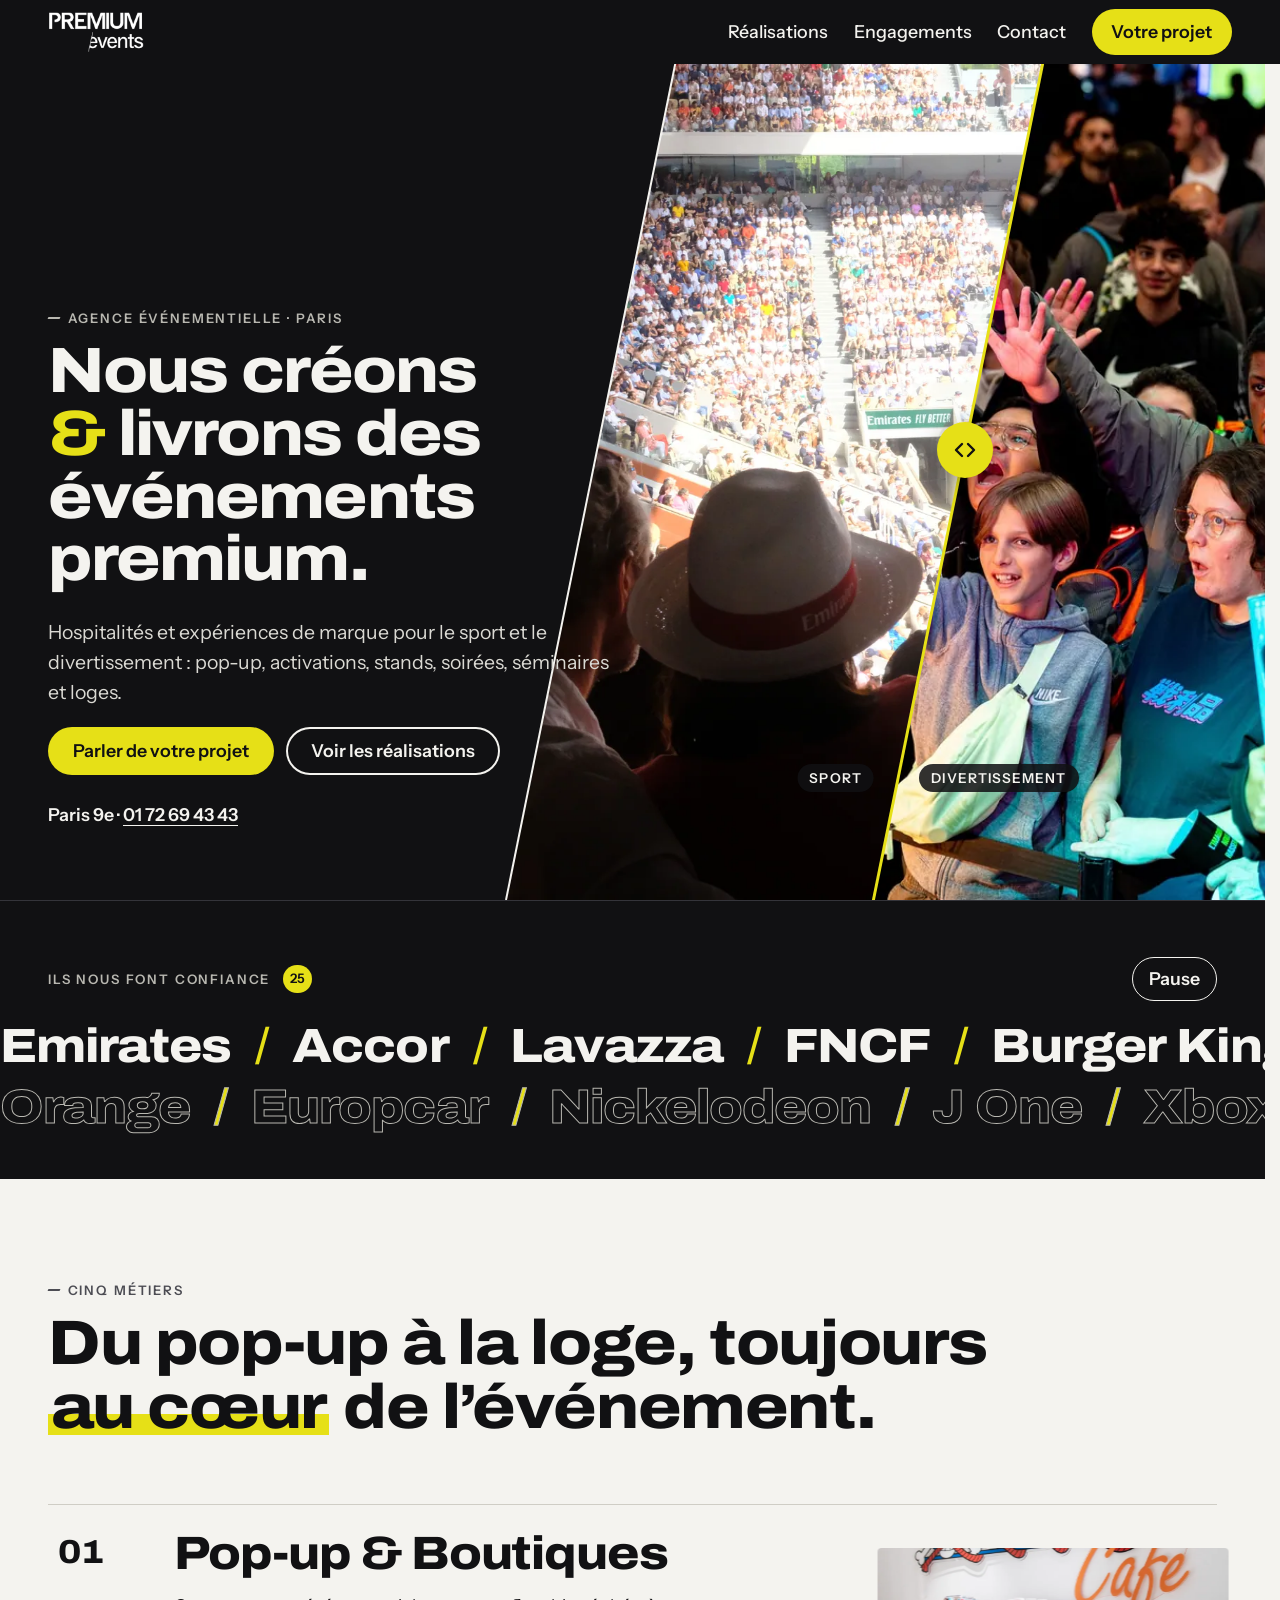
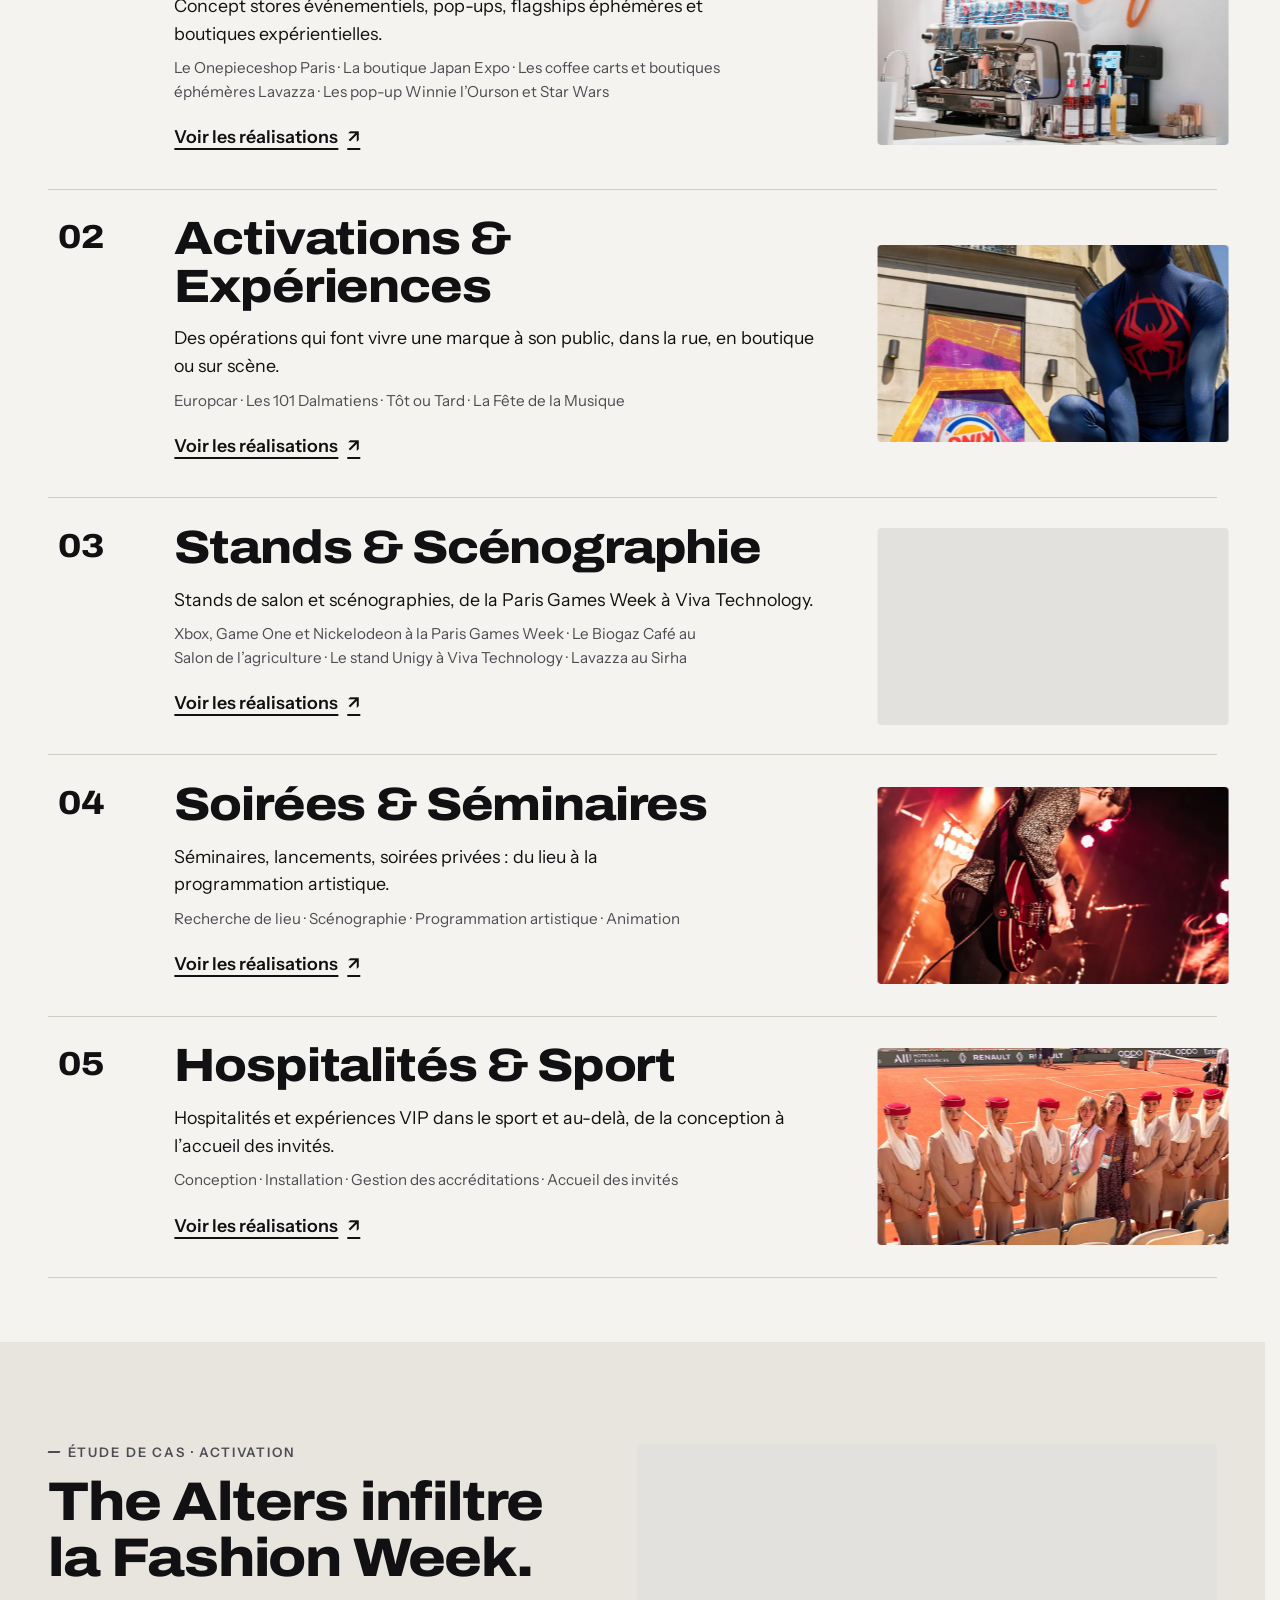
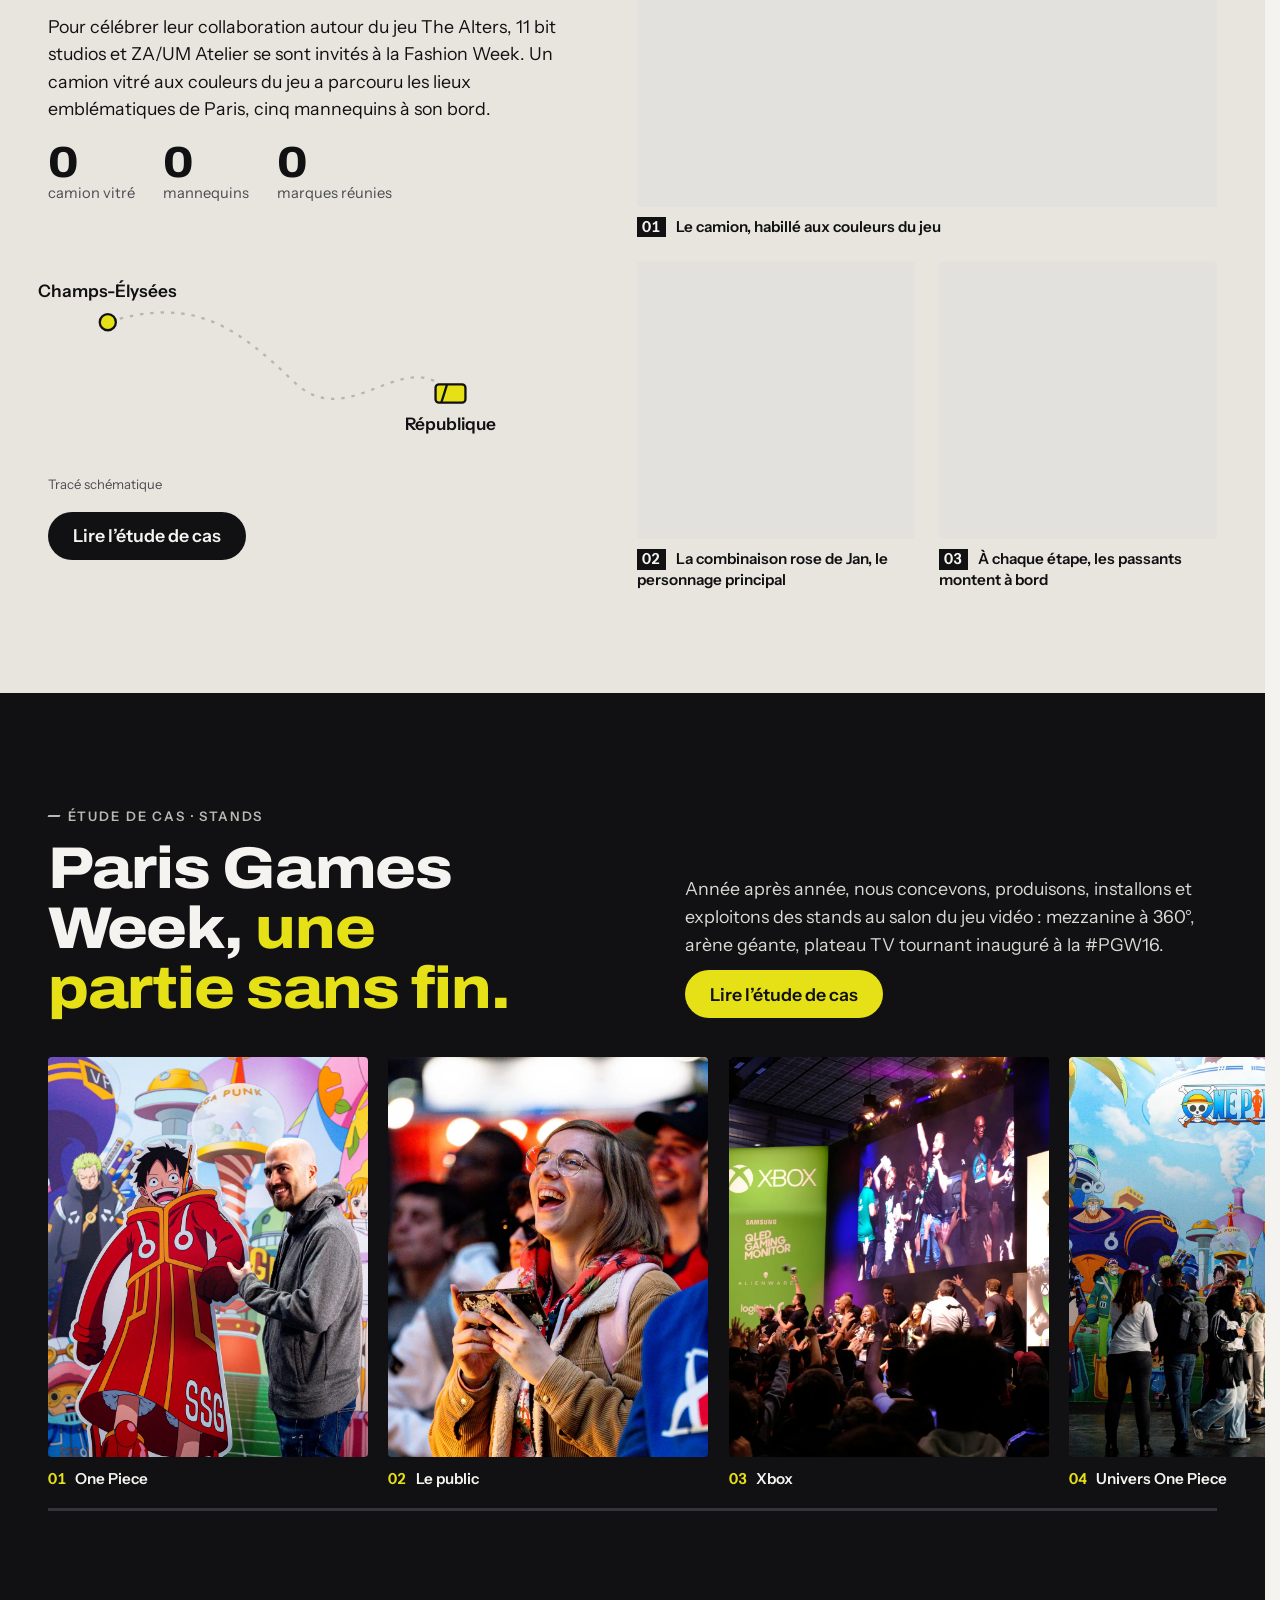
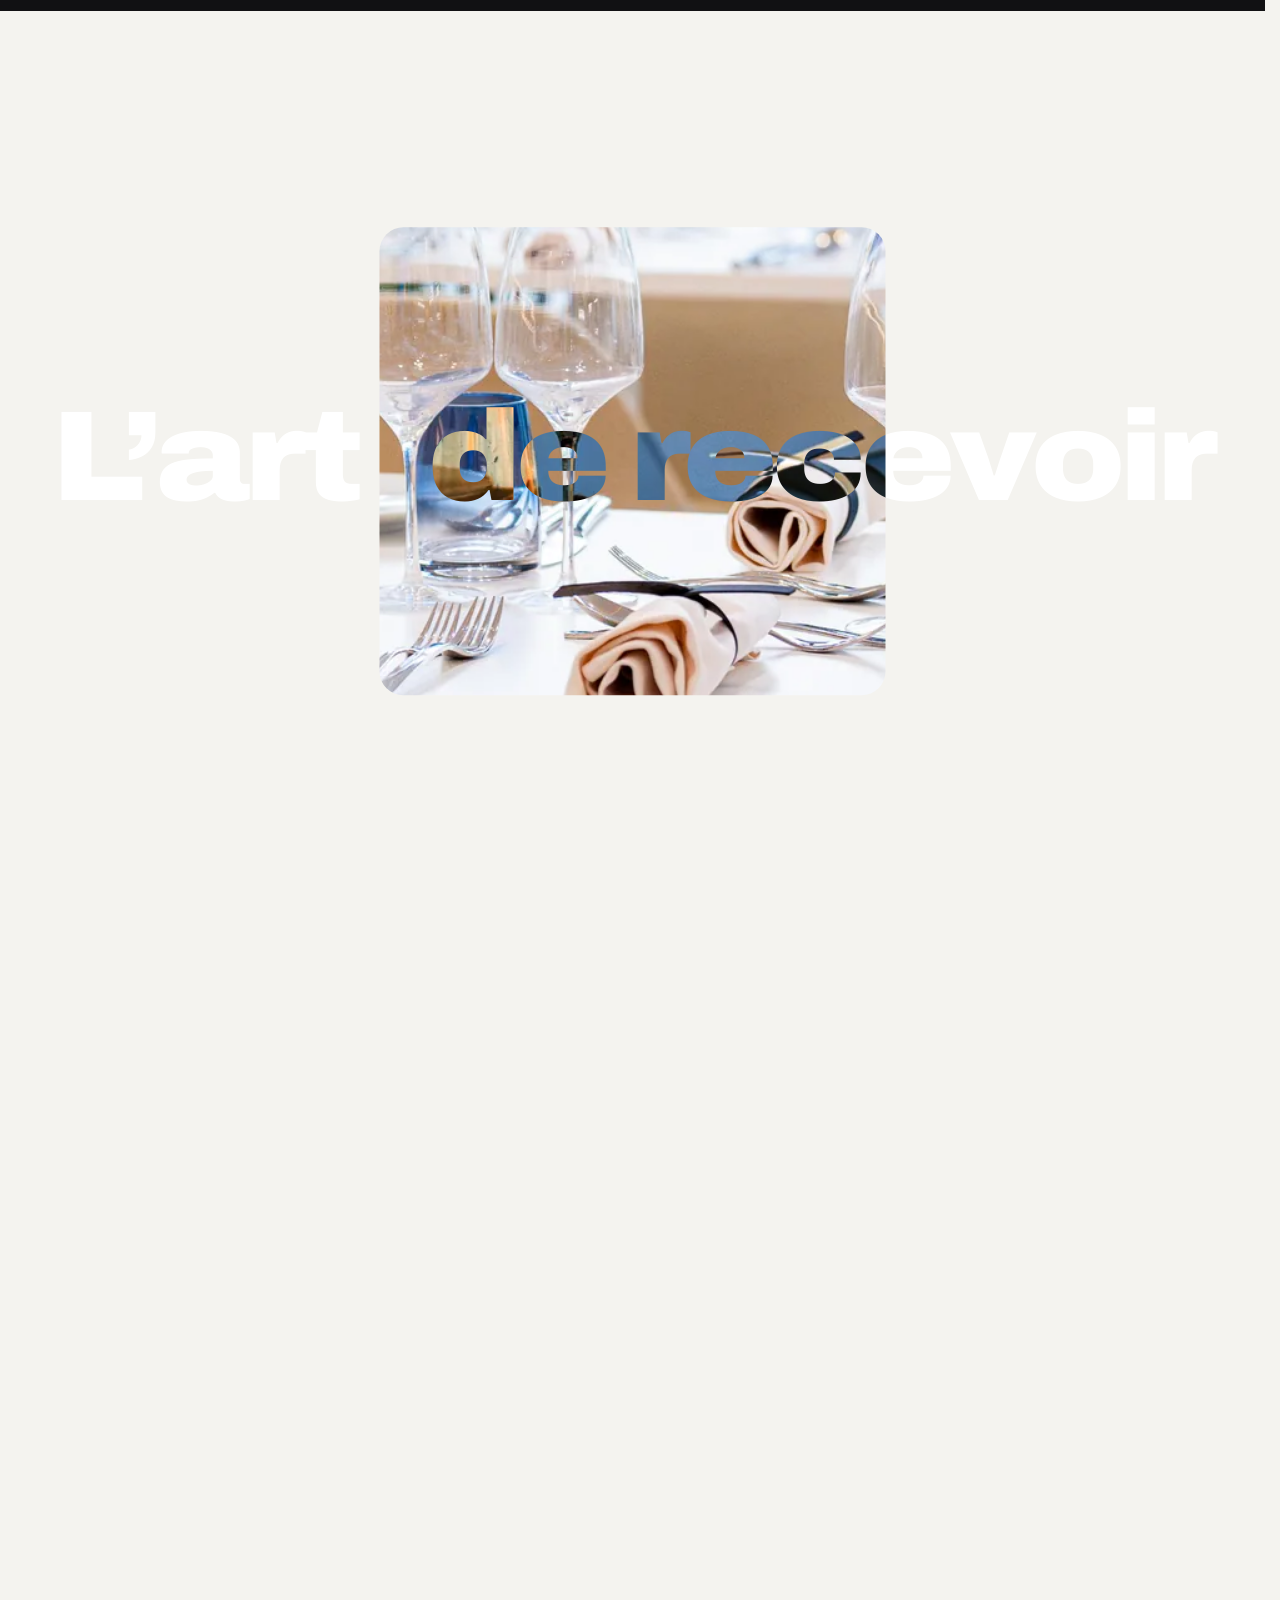
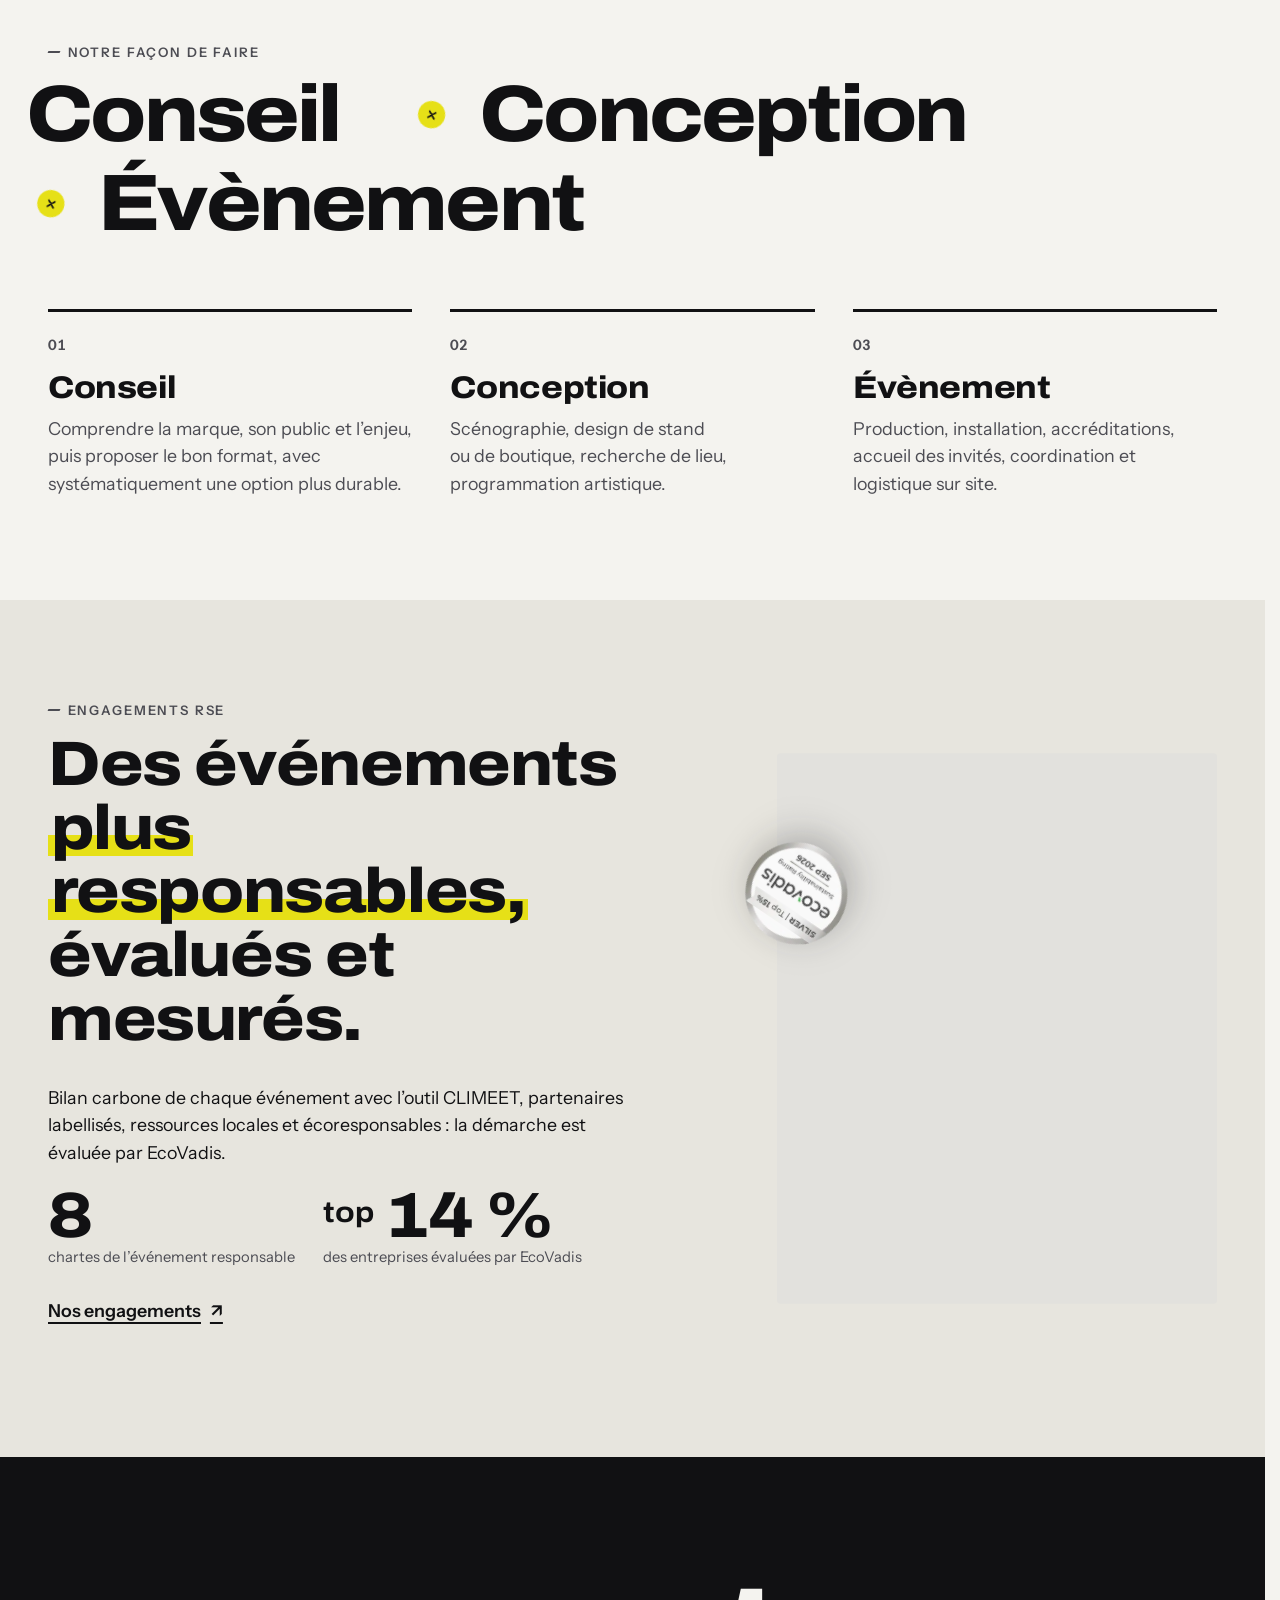
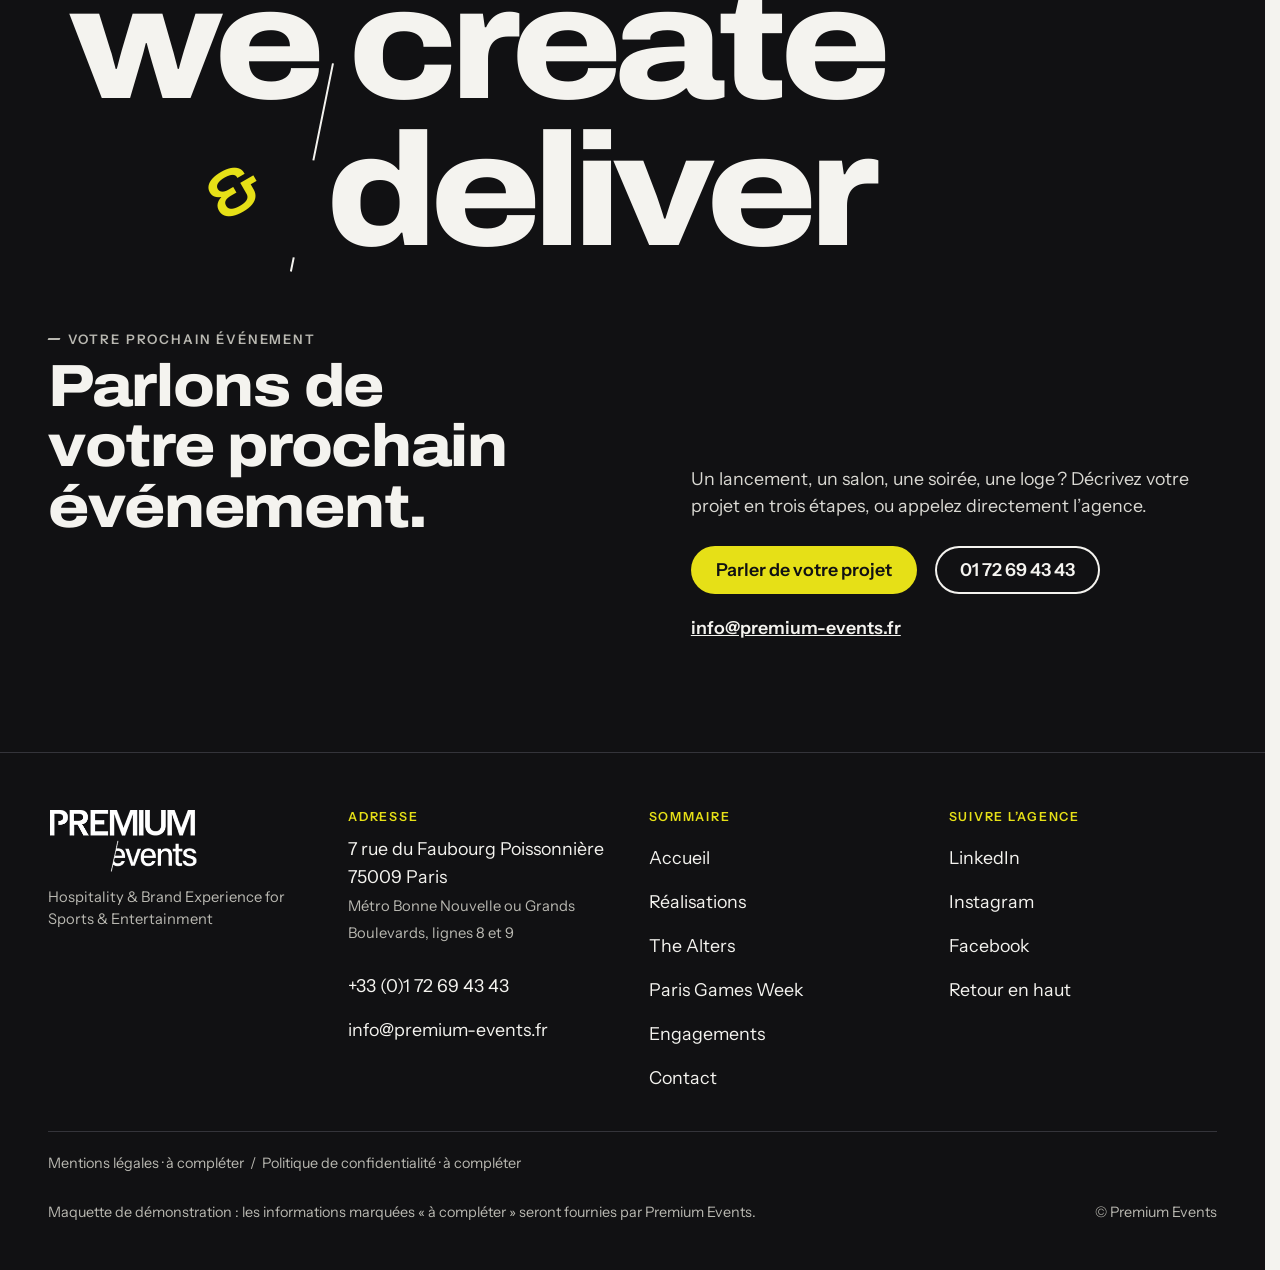
<file: index.html>
<!doctype html>
<html lang="fr" data-v="2" data-curseur>
<head>
<meta charset="utf-8">
<meta name="viewport" content="width=device-width, initial-scale=1, viewport-fit=cover">
<title>Premium Events : hospitalités et expériences de marque, sport et divertissement</title>
<meta name="description" content="Agence événementielle à Paris : pop-up et boutiques, activations, stands, soirées et séminaires, hospitalités dans le sport et le divertissement.">
<meta name="robots" content="noindex, nofollow">
<link rel="canonical" href="https://premium-events-maquette.vercel.app/">
<style>:root{--fond:#F4F3EF;--texte:#111113;--voile-fond:#111113;--ouverture-fond:#111113;--menu-fond:#111113}:root { --entete-h: 72px; --barres-h: 0px; } html { background: var(--fond); color: var(--texte); scrollbar-gutter: stable; } body { margin: 0; background: var(--fond); } html.js:not(.secours):not([data-arrivee="retour"]) [data-anime] { opacity: 0; } html.js:not(.secours):not([data-arrivee="retour"]) [data-anime].vu { opacity: 1; } [data-voile] { position: fixed; inset: 0; z-index: 900; background: var(--voile-fond); transform: translateY(100%); visibility: hidden; pointer-events: none; } html[data-arrivee="voile"]:not(.voile-leve):not(.secours) [data-voile] { transform: none; visibility: visible; } html.secours [data-voile] { visibility: hidden !important; } .ouverture-panneau { position: fixed; inset: 0; z-index: 850; display: none; place-content: center; justify-items: center; background: var(--ouverture-fond, var(--voile-fond)); color: var(--fond); text-align: center; } html.js[data-arrivee="intro"]:not(.secours):not(.intro-finie) .ouverture-panneau { display: grid; } html.defilement-bloque, html.defilement-bloque body, html.js[data-arrivee="intro"]:not(.secours):not(.intro-finie), html.js[data-arrivee="intro"]:not(.secours):not(.intro-finie) body, html[data-arrivee="voile"]:not(.voile-leve):not(.secours), html[data-arrivee="voile"]:not(.voile-leve):not(.secours) body { overflow: hidden; } html.js[data-arrivee="intro"]:not(.secours):not(.intro-finie) { background-color: var(--ouverture-fond, var(--voile-fond)); } html[data-arrivee="voile"]:not(.voile-leve):not(.secours) { background-color: var(--voile-fond); }</style>
<script>(function () {
var d = document.documentElement, ss = null, ls = null;
try { ss = window.sessionStorage; ls = window.localStorage; } catch (e) {}
d.classList.add('js');
var nav = performance.getEntriesByType ? performance.getEntriesByType('navigation')[0] : null;
var type = nav ? nav.type : 'navigate';
var depart = null;
try { depart = JSON.parse(ss.getItem('socle:depart') || 'null'); ss.removeItem('socle:depart'); } catch (e) {}
if (depart && !(Date.now() - depart.t < 15000)) depart = null;
var mode = type === 'back_forward' ? 'retour' : type === 'reload' ? 'intro' : depart ? 'voile' : 'intro';
d.setAttribute('data-arrivee', mode);
if (mode === 'voile' && depart.couleur) d.style.setProperty('--voile-fond', depart.couleur);
if (type === 'reload' && 'scrollRestoration' in history) {
history.scrollRestoration = 'manual';
}
try {
var choisie = ls && ls.getItem('socle:langue');
var langue = (d.lang || '').slice(0, 2);
if (choisie && choisie !== langue && type === 'navigate' && !depart) {
var alt = document.querySelector('link[rel="alternate"][hreflang="' + choisie + '"]');
if (alt) location.replace(new URL(alt.href).pathname + location.search + location.hash);
}
} catch (e) {}
setTimeout(function () { if (!d.classList.contains('demarre')) d.classList.add('secours'); }, 2000);
})();</script>
<link rel="preload" href="/assets/polices/archivo-titres.woff2" as="font" type="font/woff2" crossorigin>
<link rel="preload" href="/assets/polices/instrument-sans.woff2" as="font" type="font/woff2" crossorigin>
<link rel="stylesheet" href="/assets/css/socle.css?v=2">
<link rel="stylesheet" href="/assets/css/site.css?v=2">
<link rel="modulepreload" href="/assets/js/site.js?v=2">
<link rel="modulepreload" href="/assets/js/socle/index.js?v=2">
<script src="/assets/vendor/gsap.min.js" defer></script>
<script src="/assets/vendor/ScrollTrigger.min.js" defer></script>
<script src="/assets/vendor/SplitText.min.js" defer></script>
<script type="module" src="/assets/js/site.js?v=2"></script>
<meta name="theme-color" content="#111113">
<link rel="icon" href="/assets/images/favicon.png" type="image/png" sizes="64x64">
<link rel="apple-touch-icon" href="/assets/images/apple-touch-icon.png">
<meta property="og:type" content="website">
<meta property="og:site_name" content="Premium Events">
<meta property="og:locale" content="fr_FR">
<meta property="og:title" content="Premium Events : hospitalités et expériences de marque, sport et divertissement">
<meta property="og:description" content="Agence événementielle à Paris : pop-up et boutiques, activations, stands, soirées et séminaires, hospitalités dans le sport et le divertissement.">
<meta property="og:url" content="https://premium-events-maquette.vercel.app/">
<meta property="og:image" content="https://premium-events-maquette.vercel.app/assets/partage/accueil-fr.jpg">
<meta property="og:image:width" content="1200">
<meta property="og:image:height" content="630">
<meta property="og:image:alt" content="Premium Events : nous créons et livrons des événements premium">
<meta name="twitter:card" content="summary_large_image">
<script type="application/ld+json">{"@context":"https://schema.org","@type":"Organization","name":"Premium Events","url":"https://premium-events-maquette.vercel.app/","telephone":"+33172694343","email":"info@premium-events.fr","slogan":"Hospitality & Brand Experience for Sports & Entertainment","address":{"@type":"PostalAddress","streetAddress":"7 rue du Faubourg Poissonnière","postalCode":"75009","addressLocality":"Paris","addressCountry":"FR"},"sameAs":["https://www.linkedin.com/company/premium-events/","https://www.instagram.com/premiumevents_agence","https://www.facebook.com/AgencePremiumEvents"],"description":"Agence de communication événementielle à Paris : hospitalités et expériences de marque pour le sport et le divertissement (pop-up et boutiques, activations, stands et scénographie, soirées et séminaires, hospitalités)."}</script>
</head>
<body id="haut">
<div data-voile data-forme="coupe" aria-hidden="true"><div class="voile-contenu"><img src="/assets/images/logo-clair.png" alt="" width="298" height="124"><span class="voile-barre"></span><span data-voile-libelle>Accueil</span></div></div>
<div class="ouverture-panneau" data-ouverture aria-hidden="true">
  <img class="ouverture-logo" src="/assets/images/logo-clair.png" alt="" width="298" height="124" data-ouverture-objet>
  <p class="ouverture-ligne">Hospitality &amp; Brand Experience</p>
  <svg class="ouverture-coupe" viewBox="0 0 100 100" preserveAspectRatio="none" aria-hidden="true"><line x1="59" y1="0" x2="41" y2="100" pathLength="1" vector-effect="non-scaling-stroke"/></svg>
</div>
<a class="evitement" href="#contenu">Aller au contenu</a>
<header data-entete>
  <div class="entete-rangee">
    <a class="entete-logo" aria-label="Premium Events, Accueil" href="/" data-libelle="Accueil" aria-current="page">
      <img src="/assets/images/logo-clair.png" alt="Premium Events" width="298" height="124">
    </a>
    <nav data-nav aria-label="Navigation principale">
      <ul><li><a href="/realisations" data-libelle="Réalisations">Réalisations</a></li><li><a href="/engagements" data-libelle="Engagements">Engagements</a></li><li><a href="/contact" data-libelle="Contact">Contact</a></li></ul>
    </nav>
    <div class="entete-actions">
      <a class="bouton" href="/contact#brief" data-libelle="Contact">Votre projet</a>
      <button type="button" data-menu-bouton aria-controls="menu" aria-expanded="false" data-libelle-ouvrir="Menu" data-libelle-fermer="Fermer"><span data-libelle-bouton>Menu</span></button>
      <a class="menu-sansjs" href="#menu" data-menu-lien>Menu</a>
    </div>
  </div>
</header>
<script>/* Avant le premier affichage : rangées de la navigation (même règle que ajusterNav dans assets/js/socle/entete.js)
   et hauteur réelle de l'en-tête, pour que rien ne saute quand le JavaScript du site prend la main. */
(function () {
  var h = document.documentElement, u = document.querySelector('[data-nav] ul'), e = document.querySelector('[data-entete]');
  if (u) {
    var deborde = function () { return u.scrollWidth > u.clientWidth + 1; }, c = deborde();
    if (c && window.matchMedia('(min-width: 900px)').matches) {
      h.classList.add('nav-deux-rangees'); c = deborde();
      if (c) { h.classList.add('nav-deux-lignes'); var a = u.querySelector('a'); c = !a || u.getBoundingClientRect().height > a.getBoundingClientRect().height * 2.5; }
      if (c) h.classList.remove('nav-deux-rangees', 'nav-deux-lignes');
    }
    if (c) h.classList.add('nav-compacte');
  }
  if (e) h.style.setProperty('--entete-h', Math.round(e.getBoundingClientRect().height) + 'px');
})();</script>
<span id="menu-ferme" aria-hidden="true"></span>
<div id="menu" data-menu role="dialog" aria-modal="true" aria-label="Menu">
  <p class="menu-sansjs-fermer"><a href="#menu-ferme">Fermer</a></p>
  <ul><li style="--i:0"><a href="/" class="menu-lien" data-libelle="Accueil" aria-current="page">Accueil</a></li><li style="--i:1"><a href="/realisations" class="menu-lien" data-libelle="Réalisations">Réalisations</a></li><li style="--i:2" class="menu-sous"><a href="/the-alters" class="menu-lien" data-libelle="The Alters">The Alters</a></li><li style="--i:3" class="menu-sous"><a href="/paris-games-week" class="menu-lien" data-libelle="Paris Games Week">Paris Games Week</a></li><li style="--i:4"><a href="/engagements" class="menu-lien" data-libelle="Engagements">Engagements</a></li><li style="--i:5"><a href="/contact" class="menu-lien" data-libelle="Contact">Contact</a></li></ul>
  <p class="menu-contact"><a class="bouton" href="tel:+33172694343">Appeler 01 72 69 43 43</a> <a class="menu-mail" href="mailto:info@premium-events.fr">info@premium-events.fr</a></p>
</div>
<main id="contenu" tabindex="-1">
<section class="ouv ouv--accueil" id="debut">
  <div class="ouv-texte">
    <p class="surtitre surtitre--clair ouv-f">Agence événementielle · Paris</p>
    <h1 class="ouv-titre" data-anime="gsap"><span class="ouv-m"><span class="ouv-l">Nous créons</span></span><span class="ouv-m"><span class="ouv-l"><span class="amp">&amp;</span> livrons des</span></span><span class="ouv-m"><span class="ouv-l">événements</span></span><span class="ouv-m"><span class="ouv-l">premium.</span></span></h1>
    <p class="ouv-intro ouv-f masque-petit">Hospitalités et expériences de marque pour le sport et le divertissement : pop-up, activations, stands, soirées, séminaires et loges.</p>
    <p class="ouv-actions ouv-f">
      <a href="/contact#brief" class="bouton" data-libelle="Contact" data-action-principale data-survol="magnetique">Parler de votre projet</a>
      <a href="/realisations" class="bouton bouton--contour-clair masque-ecran-tres-bas" data-libelle="Réalisations">Voir les réalisations</a>
    </p>
    <p class="ouv-info ouv-f" data-info-cle>Paris 9e · <a href="tel:+33172694343">01 72 69 43 43</a></p>
  </div>
  <div class="ouv-photo" data-separation data-grille="manipuler" data-effet="separation" data-souris style="--p:56">
    <figure class="media ouv-media ouv-media--sport" data-boucle-css style="--cadrage:45% 48%;--cadrage-mobile:45% 45%">
  <picture><source media="(max-width: 760px) and (orientation: portrait)" srcset="/assets/images/accueil-sport-mobile-640.webp 640w, /assets/images/accueil-sport-mobile-1080.webp 1080w" sizes="(max-width: 760px) 100vw, 62vw">
    <img src="/assets/images/accueil-sport-1280.webp" srcset="/assets/images/accueil-sport-640.webp 640w, /assets/images/accueil-sport-1280.webp 1280w, /assets/images/accueil-sport-1920.webp 1920w" sizes="(max-width: 760px) 100vw, 62vw" alt="Invité au chapeau blanc qui suit un match depuis une loge, au-dessus d’un court en terre battue" width="1280" height="1280" fetchpriority="high" loading="eager" decoding="async">
  </picture>
</figure>
    <figure class="media ouv-media ouv-media--show" data-iris-centre data-boucle-css style="--cadrage:52% 42%;--cadrage-mobile:50% 40%">
  <picture><source media="(max-width: 760px) and (orientation: portrait)" srcset="/assets/images/accueil-ouverture-mobile-640.webp 640w, /assets/images/accueil-ouverture-mobile-1080.webp 1080w" sizes="(max-width: 760px) 100vw, 62vw">
    <img src="/assets/images/accueil-ouverture-1280.webp" srcset="/assets/images/accueil-ouverture-640.webp 640w, /assets/images/accueil-ouverture-1280.webp 1280w, /assets/images/accueil-ouverture-1920.webp 1920w" sizes="(max-width: 760px) 100vw, 62vw" alt="Public qui lève les bras devant une scène, dans la lumière bleue d’un salon" width="1280" height="854" fetchpriority="high" loading="eager" decoding="async">
  </picture>
</figure>
    <svg class="ouv-trait" viewBox="0 0 100 100" preserveAspectRatio="none" aria-hidden="true"><line x1="24" y1="0" x2="0" y2="100" vector-effect="non-scaling-stroke"/></svg>
    <span class="partage-ligne" aria-hidden="true"></span>
    <span class="partage-etiquette partage-etiquette--sport" aria-hidden="true">Sport</span>
    <span class="partage-etiquette partage-etiquette--show" aria-hidden="true">Divertissement</span>
    <button type="button" class="partage-poignee" role="slider" aria-label="Faire glisser la séparation entre sport et divertissement" aria-valuemin="0" aria-valuemax="100" aria-valuenow="56" aria-valuetext="Sport à gauche, divertissement à droite"><svg viewBox="0 0 24 24" aria-hidden="true"><path d="M9 6 L3 12 L9 18 M15 6 L21 12 L15 18"/></svg></button>
  </div>
</section>
<section class="clients-ruban" id="clients" aria-labelledby="clients-titre">
  <h2 class="clients-titre" id="clients-titre" data-anime>Ils nous font confiance <span class="clients-nombre">25</span></h2>
  <div class="ruban" id="ruban-clients" data-boucle-css data-ruban data-effet="ruban" role="region" aria-label="Les marques clientes, en défilement">
    <div class="ruban-piste"><p class="ruban-rangee"><span>Emirates</span><span>Accor</span><span>Lavazza</span><span>FNCF</span><span>Burger King</span><span>Fédération Française du Bâtiment</span><span>Coloplast</span><span>Toei Animation</span><span>Crunchyroll</span><span>Bandai</span><span>Warner Bros. Discovery</span><span>Disney</span><span>Air Caraïbes</span><span>Geekvape</span><span>Paramount</span><span>Eurosport</span><span>Carte Noire</span><span>CNC</span><span>Conti</span><span>Game One</span><span>Xbox</span><span>J One</span><span>Nickelodeon</span><span>Europcar</span><span>Orange</span></p><p class="ruban-rangee" aria-hidden="true"><span>Emirates</span><span>Accor</span><span>Lavazza</span><span>FNCF</span><span>Burger King</span><span>Fédération Française du Bâtiment</span><span>Coloplast</span><span>Toei Animation</span><span>Crunchyroll</span><span>Bandai</span><span>Warner Bros. Discovery</span><span>Disney</span><span>Air Caraïbes</span><span>Geekvape</span><span>Paramount</span><span>Eurosport</span><span>Carte Noire</span><span>CNC</span><span>Conti</span><span>Game One</span><span>Xbox</span><span>J One</span><span>Nickelodeon</span><span>Europcar</span><span>Orange</span></p></div>
    <div class="ruban-piste ruban-piste--inverse" aria-hidden="true" data-audit-ignorer><p class="ruban-rangee" aria-hidden="true"><span>Orange</span><span>Europcar</span><span>Nickelodeon</span><span>J One</span><span>Xbox</span><span>Game One</span><span>Conti</span><span>CNC</span><span>Carte Noire</span><span>Eurosport</span><span>Paramount</span><span>Geekvape</span><span>Air Caraïbes</span><span>Disney</span><span>Warner Bros. Discovery</span><span>Bandai</span><span>Crunchyroll</span><span>Toei Animation</span><span>Coloplast</span><span>Fédération Française du Bâtiment</span><span>Burger King</span><span>FNCF</span><span>Lavazza</span><span>Accor</span><span>Emirates</span></p><p class="ruban-rangee" aria-hidden="true"><span>Orange</span><span>Europcar</span><span>Nickelodeon</span><span>J One</span><span>Xbox</span><span>Game One</span><span>Conti</span><span>CNC</span><span>Carte Noire</span><span>Eurosport</span><span>Paramount</span><span>Geekvape</span><span>Air Caraïbes</span><span>Disney</span><span>Warner Bros. Discovery</span><span>Bandai</span><span>Crunchyroll</span><span>Toei Animation</span><span>Coloplast</span><span>Fédération Française du Bâtiment</span><span>Burger King</span><span>FNCF</span><span>Lavazza</span><span>Accor</span><span>Emirates</span></p></div>
  </div>
  <button type="button" class="ruban-pause" data-pause-pour="ruban-clients" data-libelle-pause="Pause" data-libelle-lecture="Lecture"><span data-libelle-bouton>Pause</span></button>
</section>
<section class="metiers" id="metiers" aria-labelledby="metiers-titre">
  <div class="conteneur">
    <header class="tete-section">
      <p class="surtitre" data-anime>Cinq métiers</p>
      <h2 id="metiers-titre" data-anime>Du pop-up à la loge, toujours <span class="surligne">au cœur</span> de l’événement.</h2>
    </header>
    <ol class="metiers-liste">
      <li class="metier" id="metier-popup">
        <span class="metier-num" aria-hidden="true">01</span>
        <div class="metier-texte">
          <h3>Pop-up &amp; Boutiques</h3>
          <p>Concept stores événementiels, pop-ups, flagships éphémères et boutiques expérientielles.</p>
          <p class="metier-projets">Le Onepieceshop Paris · La boutique Japan Expo · Les coffee carts et boutiques éphémères Lavazza · Les pop-up Winnie l’Ourson et Star Wars</p>
          <a href="/realisations?metier=popup#popup" class="lien-fleche" data-libelle="Réalisations">Voir les réalisations<span class="visuellement-cache"> : Pop-up &amp; Boutiques</span></a>
        </div>
        <figure class="media metier-media" data-effet="metiers" style="--cadrage:50% 50%">
  <picture>
    <img src="/assets/images/metier-popup-1600.webp" srcset="/assets/images/metier-popup-1024.webp 1024w, /assets/images/metier-popup-1168.webp 1168w, /assets/images/metier-popup-1600.webp 1600w" sizes="(max-width: 760px) 100vw, 30vw" alt="Comptoir du One Piece Café, machine à expresso et logo peint au mur" width="1600" height="2000" loading="lazy" decoding="async">
  </picture>
</figure>
      </li><li class="metier" id="metier-activations">
        <span class="metier-num" aria-hidden="true">02</span>
        <div class="metier-texte">
          <h3>Activations &amp; Expériences</h3>
          <p>Des opérations qui font vivre une marque à son public, dans la rue, en boutique ou sur scène.</p>
          <p class="metier-projets">Europcar · Les 101 Dalmatiens · Tôt ou Tard · La Fête de la Musique</p>
          <a href="/realisations?metier=activations#activations" class="lien-fleche" data-libelle="Réalisations">Voir les réalisations<span class="visuellement-cache"> : Activations &amp; Expériences</span></a>
        </div>
        <figure class="media metier-media" data-effet="metiers" style="--cadrage:50% 50%">
  <picture>
    <img src="/assets/images/metier-activations-1600.webp" srcset="/assets/images/metier-activations-1024.webp 1024w, /assets/images/metier-activations-1168.webp 1168w, /assets/images/metier-activations-1600.webp 1600w" sizes="(max-width: 760px) 100vw, 30vw" alt="Spider-Man accroupi sur une façade parisienne lors d’une activation" width="1600" height="2000" loading="lazy" decoding="async">
  </picture>
</figure>
      </li><li class="metier" id="metier-stands">
        <span class="metier-num" aria-hidden="true">03</span>
        <div class="metier-texte">
          <h3>Stands &amp; Scénographie</h3>
          <p>Stands de salon et scénographies, de la Paris Games Week à Viva Technology.</p>
          <p class="metier-projets">Xbox, Game One et Nickelodeon à la Paris Games Week · Le Biogaz Café au Salon de l’agriculture · Le stand Unigy à Viva Technology · Lavazza au Sirha</p>
          <a href="/realisations?metier=stands#stands" class="lien-fleche" data-libelle="Réalisations">Voir les réalisations<span class="visuellement-cache"> : Stands &amp; Scénographie</span></a>
        </div>
        <figure class="media metier-media" data-effet="metiers" style="--cadrage:50% 50%">
  <picture>
    <img src="/assets/images/metier-stands-1600.webp" srcset="/assets/images/metier-stands-1024.webp 1024w, /assets/images/metier-stands-1168.webp 1168w, /assets/images/metier-stands-1600.webp 1600w" sizes="(max-width: 760px) 100vw, 30vw" alt="Stand immersif aux murs peints d’un univers d’animation japonaise" width="1600" height="2000" loading="lazy" decoding="async">
  </picture>
</figure>
      </li><li class="metier" id="metier-soirees">
        <span class="metier-num" aria-hidden="true">04</span>
        <div class="metier-texte">
          <h3>Soirées &amp; Séminaires</h3>
          <p>Séminaires, lancements, soirées privées : du lieu à la programmation artistique.</p>
          <p class="metier-projets">Recherche de lieu · Scénographie · Programmation artistique · Animation</p>
          <a href="/realisations?metier=soirees#soirees" class="lien-fleche" data-libelle="Réalisations">Voir les réalisations<span class="visuellement-cache"> : Soirées &amp; Séminaires</span></a>
        </div>
        <figure class="media metier-media" data-effet="metiers" style="--cadrage:50% 50%">
  <picture>
    <img src="/assets/images/metier-soirees-1168.webp" srcset="/assets/images/metier-soirees-1024.webp 1024w, /assets/images/metier-soirees-1168.webp 1168w" sizes="(max-width: 760px) 100vw, 30vw" alt="Guitariste sur scène dans une lumière rouge" width="1168" height="1461" loading="lazy" decoding="async">
  </picture>
</figure>
      </li><li class="metier" id="metier-hospitalites">
        <span class="metier-num" aria-hidden="true">05</span>
        <div class="metier-texte">
          <h3>Hospitalités &amp; Sport</h3>
          <p>Hospitalités et expériences VIP dans le sport et au-delà, de la conception à l’accueil des invités.</p>
          <p class="metier-projets">Conception · Installation · Gestion des accréditations · Accueil des invités</p>
          <a href="/realisations?metier=hospitalites#hospitalites" class="lien-fleche" data-libelle="Réalisations">Voir les réalisations<span class="visuellement-cache"> : Hospitalités &amp; Sport</span></a>
        </div>
        <figure class="media metier-media" data-effet="metiers" style="--cadrage:50% 50%">
  <picture>
    <img src="/assets/images/metier-hospitalites-1600.webp" srcset="/assets/images/metier-hospitalites-1024.webp 1024w, /assets/images/metier-hospitalites-1168.webp 1168w, /assets/images/metier-hospitalites-1600.webp 1600w" sizes="(max-width: 760px) 100vw, 30vw" alt="Hôtesses Emirates alignées en tribune, devant un court en terre battue" width="1600" height="2000" loading="lazy" decoding="async">
  </picture>
</figure>
      </li>
    </ol>
  </div>
</section>
<section class="alters" id="the-alters" aria-labelledby="alters-titre">
  <div class="conteneur alters-grille">
    <div class="alters-colle">
      <p class="surtitre" data-anime>Étude de cas · Activation</p>
      <h2 id="alters-titre" data-anime="lignes">The Alters infiltre la Fashion Week.</h2>
      <p data-anime class="masque-ecran-bas">Pour célébrer leur collaboration autour du jeu The Alters, 11 bit studios et ZA/UM Atelier se sont invités à la Fashion Week. Un camion vitré aux couleurs du jeu a parcouru les lieux emblématiques de Paris, cinq mannequins à son bord.</p>
      <ul class="chiffres-ligne" data-anime="cascade">
        <li><strong data-compteur="1">1</strong> camion vitré</li>
        <li><strong data-compteur="5">5</strong> mannequins</li>
        <li><strong data-compteur="2">2</strong> marques réunies</li>
      </ul>
      <figure class="parcours" data-visuel>
        <svg viewBox="0 0 400 220" role="img" aria-label="Tracé schématique : République → Champs-Élysées">
          <path class="parcours-fond" d="M350 150 C 310 105, 262 186, 214 140 S 128 64, 52 88"/>
          <path class="parcours-trait" d="M350 150 C 310 105, 262 186, 214 140 S 128 64, 52 88" pathLength="1"/>
          <circle class="parcours-borne" cx="350" cy="150" r="7"/>
          <circle class="parcours-borne parcours-borne--fin" cx="52" cy="88" r="7"/>
          <g class="parcours-camion" data-effet="parcours" transform="translate(52 88)"><rect x="-13" y="-8" width="26" height="16" rx="3"/><line x1="-3" y1="-8" x2="-8" y2="8"/></g>
          <text x="350" y="182" text-anchor="middle">République</text>
          <text x="52" y="66" text-anchor="middle">Champs-Élysées</text>
        </svg>
        <figcaption>Tracé schématique</figcaption>
      </figure>
      <p data-anime><a href="/the-alters" class="bouton bouton--noir" data-libelle="The Alters" data-survol="magnetique">Lire l’étude de cas</a></p>
    </div>
    <ol class="alters-etapes">
      <li><figure class="media alters-media" data-anime="rideau" style="--cadrage:50% 50%">
  <picture>
    <img src="/assets/images/alters-camion-1600.webp" srcset="/assets/images/alters-camion-1024.webp 1024w, /assets/images/alters-camion-1168.webp 1168w, /assets/images/alters-camion-1600.webp 1600w" sizes="(max-width: 760px) 100vw, 44vw" alt="Le camion vitré aux couleurs de The Alters garé dans une rue de Paris" width="1600" height="2000" loading="lazy" decoding="async">
  </picture>
</figure><p><span>01</span> Le camion, habillé aux couleurs du jeu</p></li>
      <li><figure class="media alters-media" data-anime="rideau" style="--cadrage:50% 50%">
  <picture>
    <img src="/assets/images/alters-combinaison-1600.webp" srcset="/assets/images/alters-combinaison-1024.webp 1024w, /assets/images/alters-combinaison-1168.webp 1168w, /assets/images/alters-combinaison-1600.webp 1600w" sizes="(max-width: 760px) 100vw, 44vw" alt="Mannequin portant la combinaison rose de Jan à l’arrière du camion" width="1600" height="2000" loading="lazy" decoding="async">
  </picture>
</figure><p><span>02</span> La combinaison rose de Jan, le personnage principal</p></li>
      <li><figure class="media alters-media" data-anime="rideau" style="--cadrage:50% 50%">
  <picture>
    <img src="/assets/images/alters-bord-1600.webp" srcset="/assets/images/alters-bord-1024.webp 1024w, /assets/images/alters-bord-1168.webp 1168w, /assets/images/alters-bord-1600.webp 1600w" sizes="(max-width: 760px) 100vw, 44vw" alt="Passants qui montent à bord du camion The Alters" width="1600" height="2000" loading="lazy" decoding="async">
  </picture>
</figure><p><span>03</span> À chaque étape, les passants montent à bord</p></li>
    </ol>
  </div>
</section>
<section class="pgw" id="paris-games-week" aria-labelledby="pgw-titre">
  <div class="conteneur galerie-tete">
    <div>
      <p class="surtitre surtitre--clair" data-anime>Étude de cas · Stands</p>
      <h2 id="pgw-titre" data-anime="lignes">Paris Games Week, <span class="jaune">une partie sans fin.</span></h2>
    </div>
    <div class="pgw-cote">
      <p class="masque-ecran-bas" data-anime>Année après année, nous concevons, produisons, installons et exploitons des stands au salon du jeu vidéo : mezzanine à 360°, arène géante, plateau TV tournant inauguré à la #PGW16.</p>
      <p class="pgw-chiffres" data-anime><a href="/paris-games-week" class="bouton" data-libelle="Paris Games Week" data-survol="magnetique">Lire l’étude de cas</a></p>
    </div>
  </div>
  <div class="pgw-fenetre" tabindex="0" role="region" aria-label="Photos de la Paris Games Week, défilement horizontal"><div class="galerie-piste" data-galerie data-effet="galerie-pgw">
    <figure class="pgw-carte">
      <figure class="media pgw-media" style="--cadrage:50% 50%">
  <picture>
    <img src="/assets/images/pgw-luffy-1600.webp" srcset="/assets/images/pgw-luffy-1024.webp 1024w, /assets/images/pgw-luffy-1168.webp 1168w, /assets/images/pgw-luffy-1600.webp 1600w" sizes="(max-width: 760px) 78vw, 30vw" alt="Visiteur à côté d’une statue de Luffy sur un stand One Piece" width="1600" height="2000" loading="lazy" decoding="async">
  </picture>
</figure>
      <figcaption><span>01</span> One Piece</figcaption>
    </figure><figure class="pgw-carte">
      <figure class="media pgw-media" style="--cadrage:50% 50%">
  <picture>
    <img src="/assets/images/pgw-joie-1600.webp" srcset="/assets/images/pgw-joie-1024.webp 1024w, /assets/images/pgw-joie-1168.webp 1168w, /assets/images/pgw-joie-1600.webp 1600w" sizes="(max-width: 760px) 78vw, 30vw" alt="Joueuse qui éclate de rire, manette en main, dans la foule du salon" width="1600" height="2000" loading="lazy" decoding="async">
  </picture>
</figure>
      <figcaption><span>02</span> Le public</figcaption>
    </figure><figure class="pgw-carte">
      <figure class="media pgw-media" style="--cadrage:50% 50%">
  <picture>
    <img src="/assets/images/pgw-xbox-1600.webp" srcset="/assets/images/pgw-xbox-1024.webp 1024w, /assets/images/pgw-xbox-1168.webp 1168w, /assets/images/pgw-xbox-1600.webp 1600w" sizes="(max-width: 760px) 78vw, 30vw" alt="Scène Xbox devant une foule, écrans géants" width="1600" height="2000" loading="lazy" decoding="async">
  </picture>
</figure>
      <figcaption><span>03</span> Xbox</figcaption>
    </figure><figure class="pgw-carte">
      <figure class="media pgw-media" style="--cadrage:50% 50%">
  <picture>
    <img src="/assets/images/pgw-onepiece-1600.webp" srcset="/assets/images/pgw-onepiece-1024.webp 1024w, /assets/images/pgw-onepiece-1168.webp 1168w, /assets/images/pgw-onepiece-1600.webp 1600w" sizes="(max-width: 760px) 78vw, 30vw" alt="Stand One Piece aux couleurs vives, visiteurs devant les personnages" width="1600" height="2000" loading="lazy" decoding="async">
  </picture>
</figure>
      <figcaption><span>04</span> Univers One Piece</figcaption>
    </figure><figure class="pgw-carte">
      <figure class="media pgw-media" style="--cadrage:50% 50%">
  <picture>
    <img src="/assets/images/pgw-tortues-1168.webp" srcset="/assets/images/pgw-tortues-1024.webp 1024w, /assets/images/pgw-tortues-1168.webp 1168w" sizes="(max-width: 760px) 78vw, 30vw" alt="Statue géante de Leonardo, des Tortues Ninja, au-dessus de la foule" width="1168" height="1460" loading="lazy" decoding="async">
  </picture>
</figure>
      <figcaption><span>05</span> Tortues Ninja</figcaption>
    </figure><figure class="pgw-carte">
      <figure class="media pgw-media" style="--cadrage:50% 50%">
  <picture>
    <img src="/assets/images/pgw-plateau-1600.webp" srcset="/assets/images/pgw-plateau-1024.webp 1024w, /assets/images/pgw-plateau-1168.webp 1168w, /assets/images/pgw-plateau-1600.webp 1600w" sizes="(max-width: 760px) 78vw, 30vw" alt="Plateau sur scène éclairé, public au premier plan" width="1600" height="2000" loading="lazy" decoding="async">
  </picture>
</figure>
      <figcaption><span>06</span> Sur scène</figcaption>
    </figure>
  </div></div>
  <div class="galerie-progres" aria-hidden="true"><span></span></div>
</section>
<section class="recevoir" id="art-de-recevoir" data-fx="plein-ecran" aria-labelledby="recevoir-titre">
  <div data-collant>
    <figure class="media recevoir-media" style="--cadrage:50% 50%">
  <picture><source media="(max-width: 760px) and (orientation: portrait)" srcset="/assets/images/accueil-recevoir-mobile-640.webp 640w, /assets/images/accueil-recevoir-mobile-1080.webp 1080w" sizes="100vw">
    <img src="/assets/images/accueil-recevoir-1280.webp" srcset="/assets/images/accueil-recevoir-640.webp 640w, /assets/images/accueil-recevoir-1280.webp 1280w, /assets/images/accueil-recevoir-1920.webp 1920w, /assets/images/accueil-recevoir-2560.webp 2560w" sizes="100vw" alt="Table dressée en blanc, verres bleus et bouquets, dans une loge lumineuse" width="1280" height="720" loading="lazy" decoding="async">
  </picture>
</figure>
    <p class="recevoir-mots" aria-hidden="true" data-visuel data-audit-ignorer data-grille="typo"><span data-fx-ecarte="g">L’art</span> <span data-fx-ecarte="d">de recevoir</span></p>
    <div class="recevoir-carte" data-fx-apres>
      <h2 id="recevoir-titre">L’art de recevoir</h2>
      <p>Hospitalités, expériences VIP et dispositifs sur mesure, dans le sport et au-delà : conception, installation, gestion des accréditations, accueil des invités, logistique sur site.</p>
      <a href="/realisations?metier=hospitalites#hospitalites" class="lien-fleche lien-fleche--clair" data-libelle="Réalisations">Voir nos hospitalités</a>
    </div>
  </div>
</section>
<section class="methode" id="methode" aria-labelledby="methode-titre">
  <div class="conteneur">
    <p class="surtitre" data-anime>Notre façon de faire</p>
    <h2 id="methode-titre" class="methode-titre" data-visuel>
      <span class="methode-mot">Conseil</span>
      <span class="methode-mot"><span class="methode-x" aria-hidden="true" data-effet="methode"><svg viewBox="0 0 20 20"><path d="M5 5 L15 15 M15 5 L5 15"/></svg></span> Conception</span>
      <span class="methode-mot"><span class="methode-x" aria-hidden="true" data-effet="methode"><svg viewBox="0 0 20 20"><path d="M5 5 L15 15 M15 5 L5 15"/></svg></span> Évènement</span>
    </h2>
    <ol class="methode-etapes" data-anime="cascade">
      <li><span class="methode-num">01</span><h3>Conseil</h3><p>Comprendre la marque, son public et l’enjeu, puis proposer le bon format, avec systématiquement une option plus durable.</p></li>
      <li><span class="methode-num">02</span><h3>Conception</h3><p>Scénographie, design de stand ou de boutique, recherche de lieu, programmation artistique.</p></li>
      <li><span class="methode-num">03</span><h3>Évènement</h3><p>Production, installation, accréditations, accueil des invités, coordination et logistique sur site.</p></li>
    </ol>
  </div>
</section>
<section class="engage" id="engagements" aria-labelledby="engage-titre">
  <div class="conteneur engage-grille">
    <div class="engage-texte">
      <p class="surtitre" data-anime>Engagements RSE</p>
      <h2 id="engage-titre" data-anime>Des événements <span class="surligne">plus responsables,</span> évalués et mesurés.</h2>
      <p data-anime>Bilan carbone de chaque événement avec l’outil CLIMEET, partenaires labellisés, ressources locales et écoresponsables : la démarche est évaluée par EcoVadis.</p>
      <ul class="chiffres-ligne chiffres-ligne--grand" data-anime="cascade">
        <li><strong data-compteur="9">9</strong> chartes de l’événement responsable</li>
        <li><strong><span class="petit">top </span><span data-compteur="15">15</span> %</strong> des entreprises évaluées par EcoVadis</li>
      </ul>
      <p data-anime><a href="/engagements" class="lien-fleche" data-libelle="Engagements">Nos engagements</a></p>
    </div>
    <div class="engage-visuel">
      <figure class="media engage-media" data-anime="rideau" style="--cadrage:50% 50%">
  <picture>
    <img src="/assets/images/accueil-engagements-1600.webp" srcset="/assets/images/accueil-engagements-1024.webp 1024w, /assets/images/accueil-engagements-1168.webp 1168w, /assets/images/accueil-engagements-1600.webp 1600w" sizes="(max-width: 760px) 100vw, 40vw" alt="Compositions de fleurs blanches au pied d’un escalier de pierre" width="1600" height="2000" loading="lazy" decoding="async">
  </picture>
</figure>
      <img class="medaille" src="/assets/images/ecovadis-240.webp" width="240" height="240" alt="Médaille d’argent EcoVadis, top 15 %" loading="lazy" data-effet="badge">
    </div>
  </div>
</section>
<section class="fin" id="fin" aria-labelledby="fin-titre">
  <div class="fin-signature" data-visuel aria-hidden="true" data-audit-ignorer data-grille="typo">
    <span class="sig-l1" data-effet="signature">we create</span>
    <span class="sig-l2"><span class="sig-amp">&amp;</span> deliver</span>
    <svg class="sig-barre" viewBox="0 0 100 100" preserveAspectRatio="none"><line x1="64" y1="2" x2="40" y2="98" pathLength="1" vector-effect="non-scaling-stroke"/></svg>
  </div>
  <div class="conteneur fin-corps">
    <p class="surtitre surtitre--clair" data-anime>Votre prochain événement</p>
    <h2 id="fin-titre" data-anime="lignes">Parlons de votre prochain événement.</h2>
    <p class="fin-texte" data-anime>Un lancement, un salon, une soirée, une loge ? Décrivez votre projet en trois étapes, ou appelez directement l’agence.</p>
    <p class="fin-actions" data-anime>
      <a href="/contact#brief" class="bouton" data-libelle="Contact" data-survol="magnetique">Parler de votre projet</a>
      <a class="bouton bouton--contour-clair" href="tel:+33172694343" data-survol="magnetique">01 72 69 43 43</a>
      <a class="fin-mail" href="mailto:info@premium-events.fr">info@premium-events.fr</a>
    </p>
  </div>
</section>
</main>
<footer class="pied" id="pied">
  <div class="conteneur pied-grille">
    <div class="pied-marque">
      <img src="/assets/images/logo-clair.png" alt="Premium Events" width="298" height="124" loading="lazy">
      <p>Hospitality &amp; Brand Experience for Sports &amp; Entertainment</p>
    </div>
    <div>
      <p class="pied-titre">Adresse</p>
      <p>7 rue du Faubourg Poissonnière<br>75009 Paris<br><span class="pied-doux">Métro Bonne Nouvelle ou Grands Boulevards, lignes 8 et 9</span></p>
      <p><a href="tel:+33172694343">+33 (0)1 72 69 43 43</a><br><a href="mailto:info@premium-events.fr">info@premium-events.fr</a></p>
    </div>
    <nav aria-label="Sommaire">
      <p class="pied-titre">Sommaire</p>
      <ul><li><a href="/" data-libelle="Accueil" aria-current="page">Accueil</a></li><li><a href="/realisations" data-libelle="Réalisations">Réalisations</a></li><li><a href="/the-alters" data-libelle="The Alters">The Alters</a></li><li><a href="/paris-games-week" data-libelle="Paris Games Week">Paris Games Week</a></li><li><a href="/engagements" data-libelle="Engagements">Engagements</a></li><li><a href="/contact" data-libelle="Contact">Contact</a></li></ul>
    </nav>
    <div>
      <p class="pied-titre">Suivre l’agence</p>
      <ul><li><a href="https://www.linkedin.com/company/premium-events/" target="_blank" rel="noopener">LinkedIn<span class="visuellement-cache"> (nouvel onglet)</span></a></li><li><a href="https://www.instagram.com/premiumevents_agence" target="_blank" rel="noopener">Instagram<span class="visuellement-cache"> (nouvel onglet)</span></a></li><li><a href="https://www.facebook.com/AgencePremiumEvents" target="_blank" rel="noopener">Facebook<span class="visuellement-cache"> (nouvel onglet)</span></a></li>
        <li><a href="#haut" data-sans-transition>Retour en haut</a></li>
      </ul>
    </div>
  </div>
  <div class="conteneur pied-bas">
    <p>Mentions légales · à compléter &nbsp;/&nbsp; Politique de confidentialité · à compléter</p>
    <p>Maquette de démonstration : les informations marquées « à compléter » seront fournies par Premium Events.</p>
    <p>© Premium Events</p>
  </div>
</footer>
<div data-barre-fixe>
  <a class="bouton bouton--contour" href="tel:+33172694343">Appeler</a>
  <a class="bouton" href="/contact#brief" data-libelle="Contact">Parler de votre projet</a>
</div>
</body>
</html>
</file>
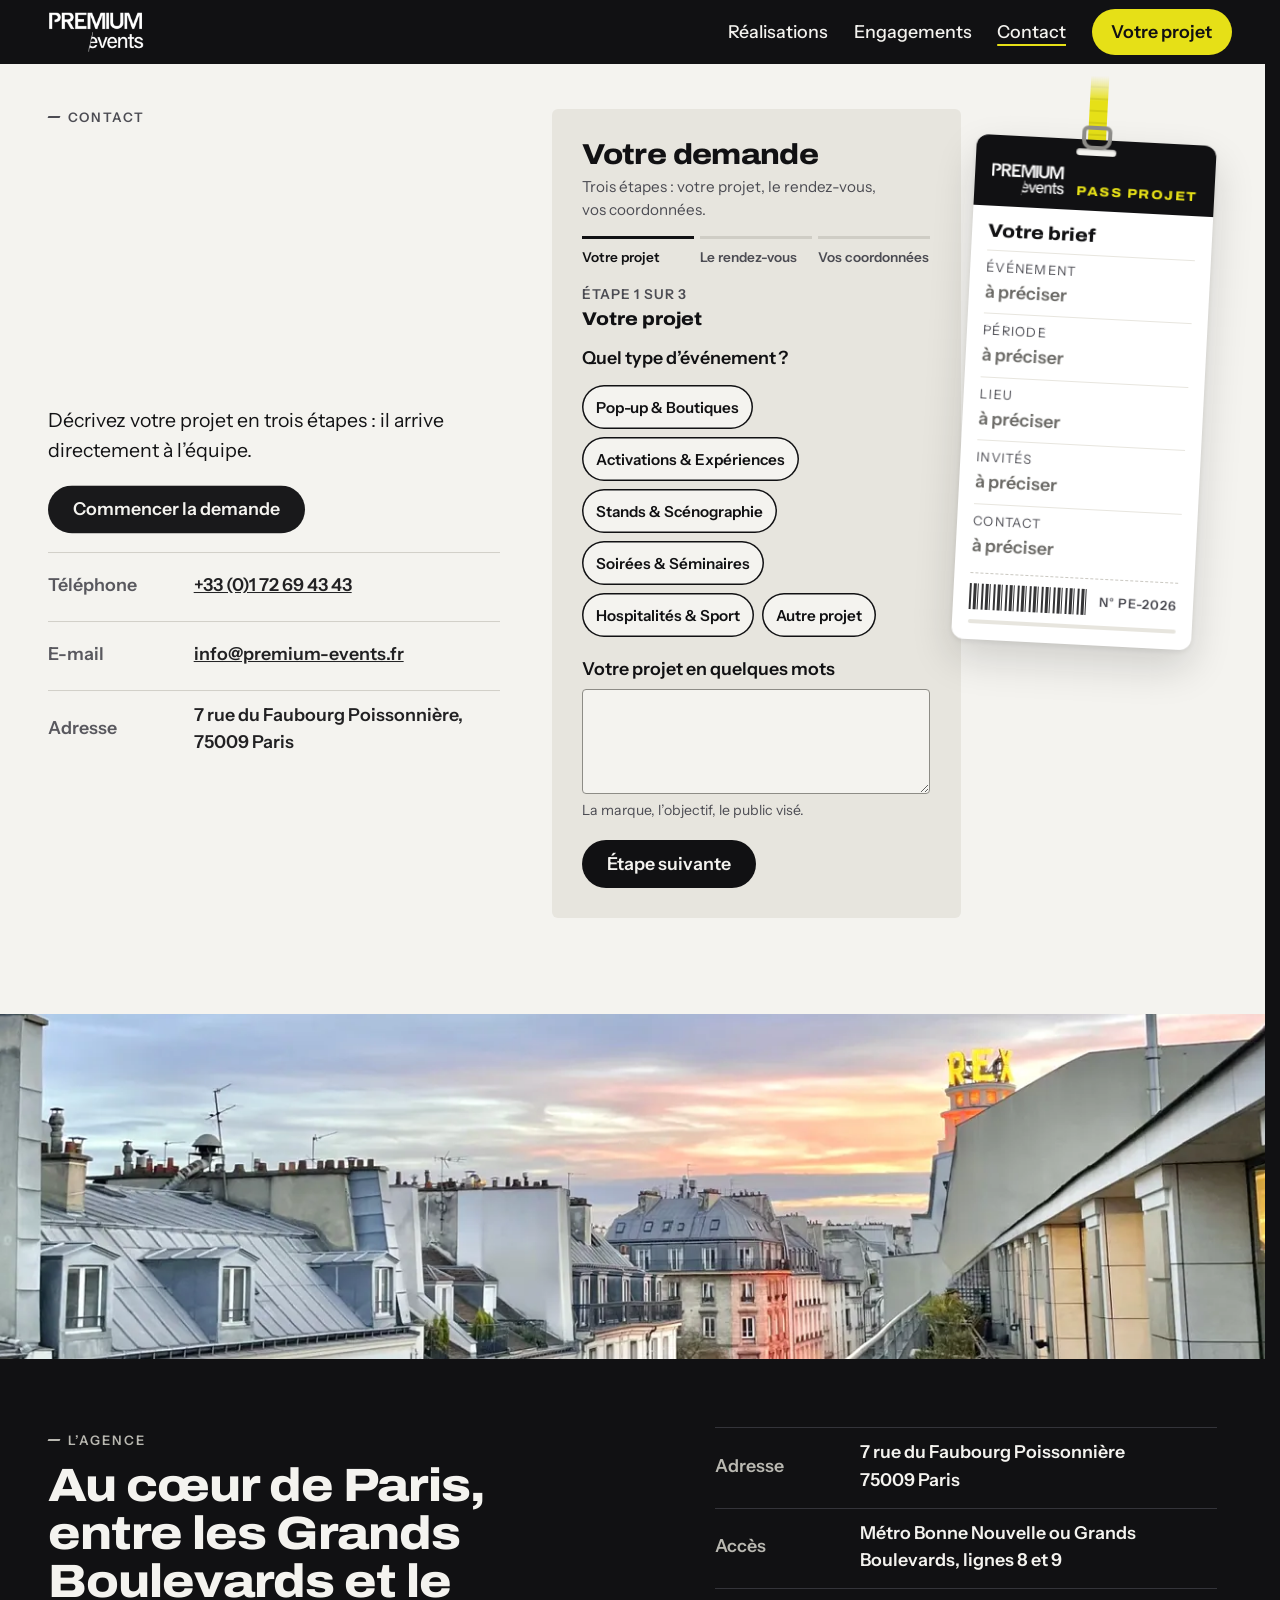
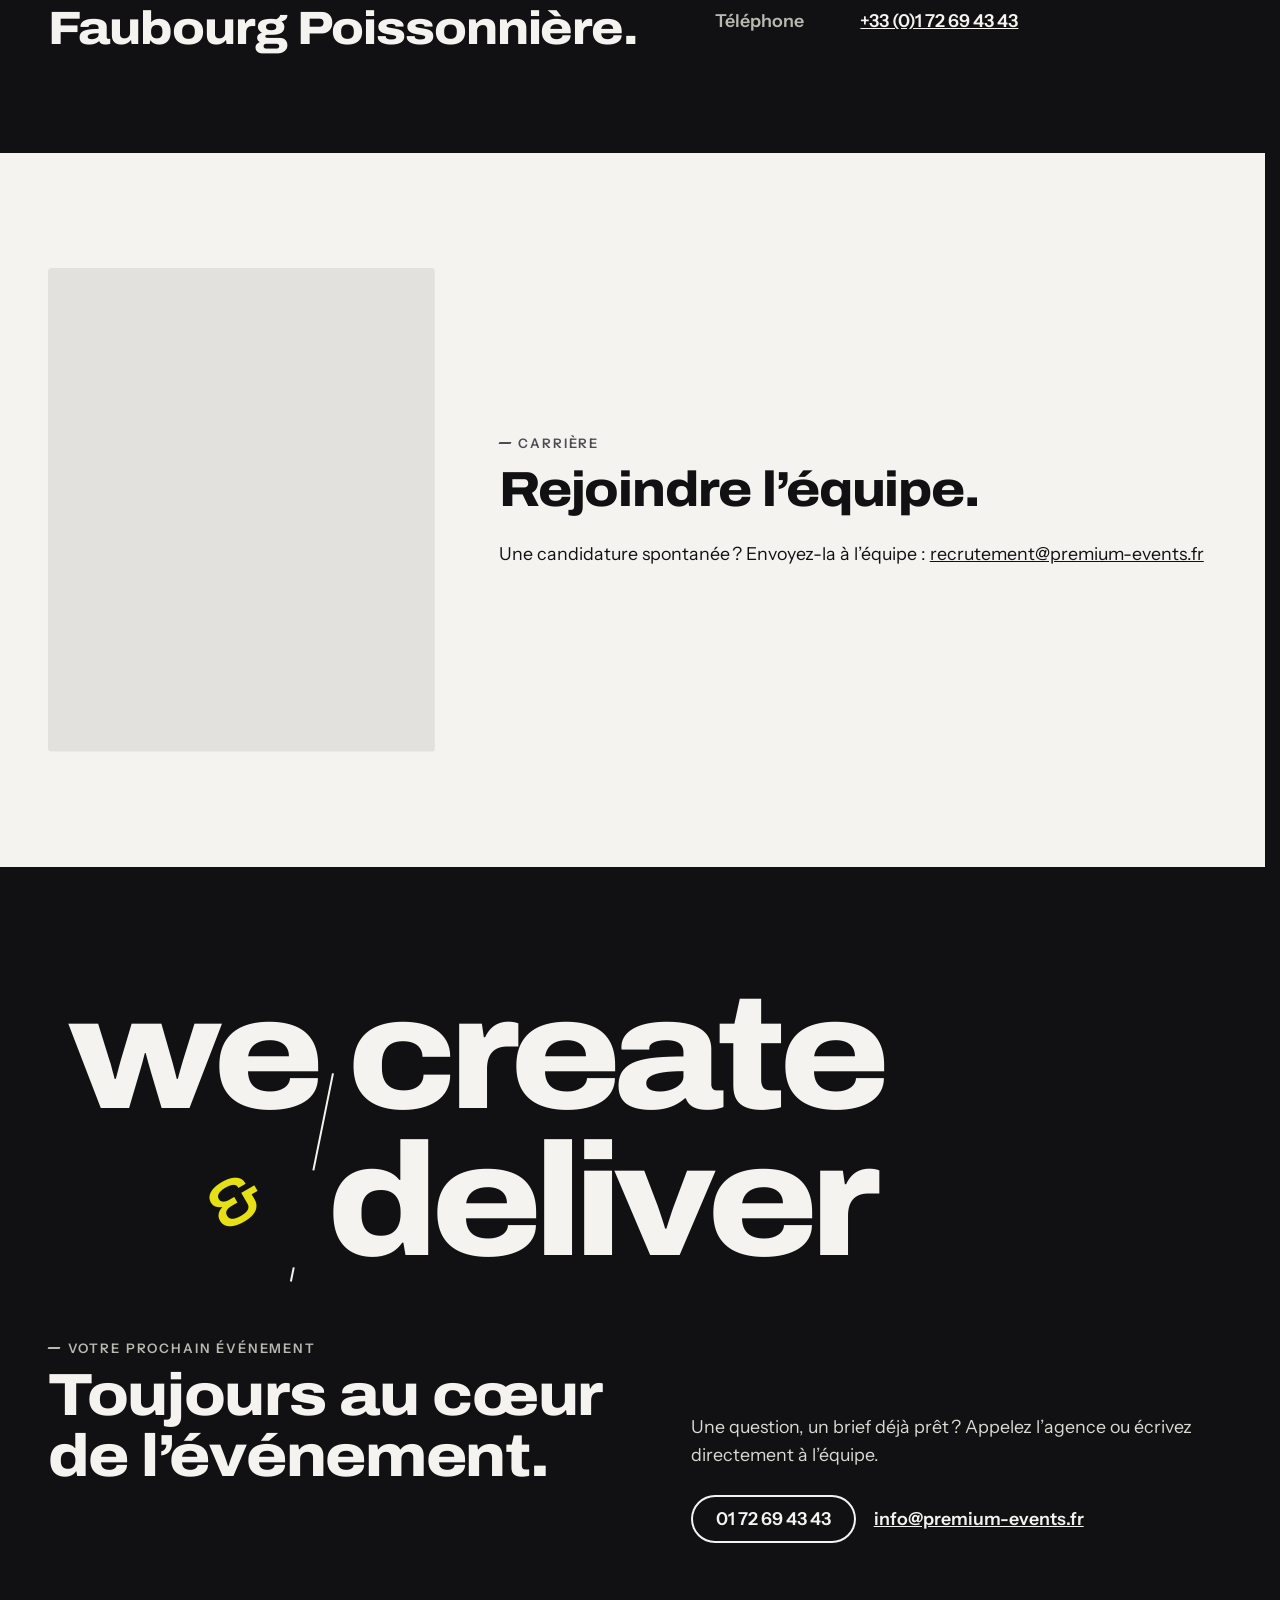
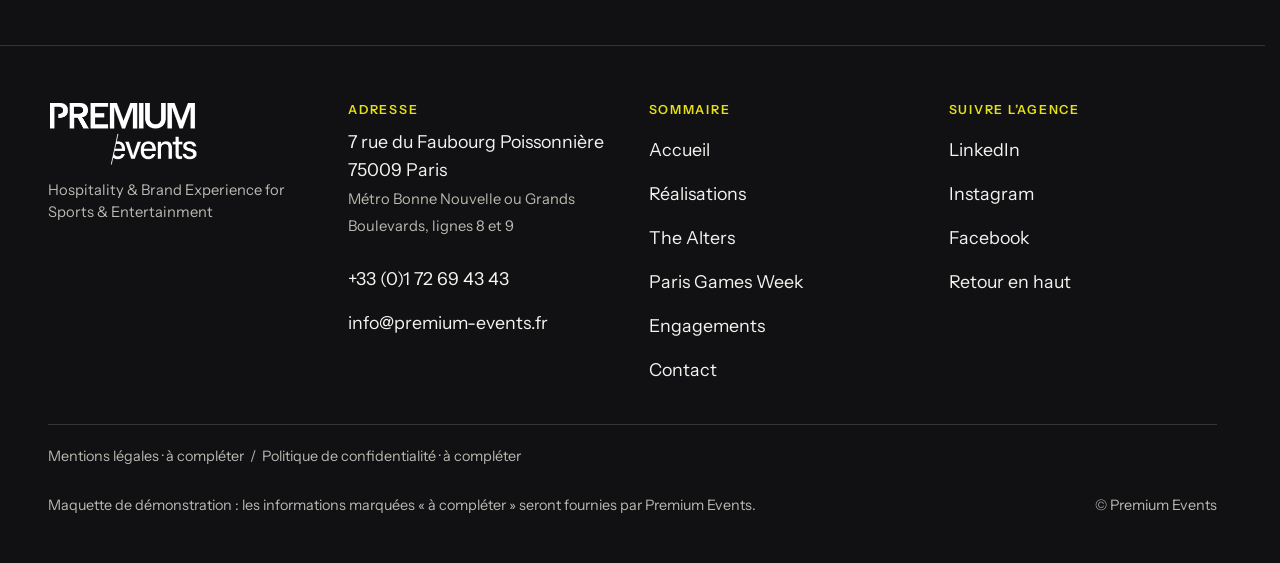
<file: contact.html>
<!doctype html>
<html lang="fr" data-v="2" data-curseur>
<head>
<meta charset="utf-8">
<meta name="viewport" content="width=device-width, initial-scale=1, viewport-fit=cover">
<title>Contact : Premium Events, agence événementielle à Paris</title>
<meta name="description" content="Décrivez votre projet d’événement en trois étapes, ou appelez l’agence au 01 72 69 43 43. 7 rue du Faubourg Poissonnière, Paris 9e.">
<meta name="robots" content="noindex, nofollow">
<link rel="canonical" href="https://premium-events-maquette.vercel.app/contact">
<style>:root{--fond:#F4F3EF;--texte:#111113;--voile-fond:#111113;--ouverture-fond:#111113;--menu-fond:#111113}:root { --entete-h: 72px; --barres-h: 0px; } html { background: var(--fond); color: var(--texte); scrollbar-gutter: stable; } body { margin: 0; background: var(--fond); } html.js:not(.secours):not([data-arrivee="retour"]) [data-anime] { opacity: 0; } html.js:not(.secours):not([data-arrivee="retour"]) [data-anime].vu { opacity: 1; } [data-voile] { position: fixed; inset: 0; z-index: 900; background: var(--voile-fond); transform: translateY(100%); visibility: hidden; pointer-events: none; } html[data-arrivee="voile"]:not(.voile-leve):not(.secours) [data-voile] { transform: none; visibility: visible; } html.secours [data-voile] { visibility: hidden !important; } .ouverture-panneau { position: fixed; inset: 0; z-index: 850; display: none; place-content: center; justify-items: center; background: var(--ouverture-fond, var(--voile-fond)); color: var(--fond); text-align: center; } html.js[data-arrivee="intro"]:not(.secours):not(.intro-finie) .ouverture-panneau { display: grid; } html.defilement-bloque, html.defilement-bloque body, html.js[data-arrivee="intro"]:not(.secours):not(.intro-finie), html.js[data-arrivee="intro"]:not(.secours):not(.intro-finie) body, html[data-arrivee="voile"]:not(.voile-leve):not(.secours), html[data-arrivee="voile"]:not(.voile-leve):not(.secours) body { overflow: hidden; } html.js[data-arrivee="intro"]:not(.secours):not(.intro-finie) { background-color: var(--ouverture-fond, var(--voile-fond)); } html[data-arrivee="voile"]:not(.voile-leve):not(.secours) { background-color: var(--voile-fond); }</style>
<script>(function () {
var d = document.documentElement, ss = null, ls = null;
try { ss = window.sessionStorage; ls = window.localStorage; } catch (e) {}
d.classList.add('js');
var nav = performance.getEntriesByType ? performance.getEntriesByType('navigation')[0] : null;
var type = nav ? nav.type : 'navigate';
var depart = null;
try { depart = JSON.parse(ss.getItem('socle:depart') || 'null'); ss.removeItem('socle:depart'); } catch (e) {}
if (depart && !(Date.now() - depart.t < 15000)) depart = null;
var mode = type === 'back_forward' ? 'retour' : type === 'reload' ? 'intro' : depart ? 'voile' : 'intro';
d.setAttribute('data-arrivee', mode);
if (mode === 'voile' && depart.couleur) d.style.setProperty('--voile-fond', depart.couleur);
if (type === 'reload' && 'scrollRestoration' in history) {
history.scrollRestoration = 'manual';
}
try {
var choisie = ls && ls.getItem('socle:langue');
var langue = (d.lang || '').slice(0, 2);
if (choisie && choisie !== langue && type === 'navigate' && !depart) {
var alt = document.querySelector('link[rel="alternate"][hreflang="' + choisie + '"]');
if (alt) location.replace(new URL(alt.href).pathname + location.search + location.hash);
}
} catch (e) {}
setTimeout(function () { if (!d.classList.contains('demarre')) d.classList.add('secours'); }, 2000);
})();</script>
<link rel="preload" href="/assets/polices/archivo-titres.woff2" as="font" type="font/woff2" crossorigin>
<link rel="preload" href="/assets/polices/instrument-sans.woff2" as="font" type="font/woff2" crossorigin>
<link rel="stylesheet" href="/assets/css/socle.css?v=2">
<link rel="stylesheet" href="/assets/css/site.css?v=2">
<link rel="modulepreload" href="/assets/js/site.js?v=2">
<link rel="modulepreload" href="/assets/js/socle/index.js?v=2">
<script src="/assets/vendor/gsap.min.js" defer></script>
<script src="/assets/vendor/ScrollTrigger.min.js" defer></script>
<script src="/assets/vendor/SplitText.min.js" defer></script>
<script type="module" src="/assets/js/site.js?v=2"></script>
<meta name="theme-color" content="#111113">
<link rel="icon" href="/assets/images/favicon.png" type="image/png" sizes="64x64">
<link rel="apple-touch-icon" href="/assets/images/apple-touch-icon.png">
<meta property="og:type" content="website">
<meta property="og:site_name" content="Premium Events">
<meta property="og:locale" content="fr_FR">
<meta property="og:title" content="Contact : Premium Events, agence événementielle à Paris">
<meta property="og:description" content="Décrivez votre projet d’événement en trois étapes, ou appelez l’agence au 01 72 69 43 43. 7 rue du Faubourg Poissonnière, Paris 9e.">
<meta property="og:url" content="https://premium-events-maquette.vercel.app/contact">
<meta property="og:image" content="https://premium-events-maquette.vercel.app/assets/partage/contact-fr.jpg">
<meta property="og:image:width" content="1200">
<meta property="og:image:height" content="630">
<meta property="og:image:alt" content="Contacter Premium Events">
<meta name="twitter:card" content="summary_large_image">
<script type="application/ld+json">{"@context":"https://schema.org","@type":"Organization","name":"Premium Events","url":"https://premium-events-maquette.vercel.app/","telephone":"+33172694343","email":"info@premium-events.fr","slogan":"Hospitality & Brand Experience for Sports & Entertainment","address":{"@type":"PostalAddress","streetAddress":"7 rue du Faubourg Poissonnière","postalCode":"75009","addressLocality":"Paris","addressCountry":"FR"},"sameAs":["https://www.linkedin.com/company/premium-events/","https://www.instagram.com/premiumevents_agence","https://www.facebook.com/AgencePremiumEvents"],"description":"Agence de communication événementielle à Paris : hospitalités et expériences de marque pour le sport et le divertissement (pop-up et boutiques, activations, stands et scénographie, soirées et séminaires, hospitalités)."}</script>
</head>
<body id="haut">
<div data-voile data-forme="coupe" aria-hidden="true"><div class="voile-contenu"><img src="/assets/images/logo-clair.png" alt="" width="298" height="124"><span class="voile-barre"></span><span data-voile-libelle>Contact</span></div></div>
<div class="ouverture-panneau" data-ouverture aria-hidden="true">
  <img class="ouverture-logo" src="/assets/images/logo-clair.png" alt="" width="298" height="124" data-ouverture-objet>
  <p class="ouverture-ligne">Hospitality &amp; Brand Experience</p>
  <svg class="ouverture-coupe" viewBox="0 0 100 100" preserveAspectRatio="none" aria-hidden="true"><line x1="59" y1="0" x2="41" y2="100" pathLength="1" vector-effect="non-scaling-stroke"/></svg>
</div>
<a class="evitement" href="#contenu">Aller au contenu</a>
<header data-entete>
  <div class="entete-rangee">
    <a class="entete-logo" aria-label="Premium Events, Accueil" href="/" data-libelle="Accueil">
      <img src="/assets/images/logo-clair.png" alt="Premium Events" width="298" height="124">
    </a>
    <nav data-nav aria-label="Navigation principale">
      <ul><li><a href="/realisations" data-libelle="Réalisations">Réalisations</a></li><li><a href="/engagements" data-libelle="Engagements">Engagements</a></li><li><a href="/contact" data-libelle="Contact" aria-current="page">Contact</a></li></ul>
    </nav>
    <div class="entete-actions">
      <a class="bouton" href="/contact#brief" data-libelle="Contact">Votre projet</a>
      <button type="button" data-menu-bouton aria-controls="menu" aria-expanded="false" data-libelle-ouvrir="Menu" data-libelle-fermer="Fermer"><span data-libelle-bouton>Menu</span></button>
      <a class="menu-sansjs" href="#menu" data-menu-lien>Menu</a>
    </div>
  </div>
</header>
<script>/* Avant le premier affichage : rangées de la navigation (même règle que ajusterNav dans assets/js/socle/entete.js)
   et hauteur réelle de l'en-tête, pour que rien ne saute quand le JavaScript du site prend la main. */
(function () {
  var h = document.documentElement, u = document.querySelector('[data-nav] ul'), e = document.querySelector('[data-entete]');
  if (u) {
    var deborde = function () { return u.scrollWidth > u.clientWidth + 1; }, c = deborde();
    if (c && window.matchMedia('(min-width: 900px)').matches) {
      h.classList.add('nav-deux-rangees'); c = deborde();
      if (c) { h.classList.add('nav-deux-lignes'); var a = u.querySelector('a'); c = !a || u.getBoundingClientRect().height > a.getBoundingClientRect().height * 2.5; }
      if (c) h.classList.remove('nav-deux-rangees', 'nav-deux-lignes');
    }
    if (c) h.classList.add('nav-compacte');
  }
  if (e) h.style.setProperty('--entete-h', Math.round(e.getBoundingClientRect().height) + 'px');
})();</script>
<span id="menu-ferme" aria-hidden="true"></span>
<div id="menu" data-menu role="dialog" aria-modal="true" aria-label="Menu">
  <p class="menu-sansjs-fermer"><a href="#menu-ferme">Fermer</a></p>
  <ul><li style="--i:0"><a href="/" class="menu-lien" data-libelle="Accueil">Accueil</a></li><li style="--i:1"><a href="/realisations" class="menu-lien" data-libelle="Réalisations">Réalisations</a></li><li style="--i:2" class="menu-sous"><a href="/the-alters" class="menu-lien" data-libelle="The Alters">The Alters</a></li><li style="--i:3" class="menu-sous"><a href="/paris-games-week" class="menu-lien" data-libelle="Paris Games Week">Paris Games Week</a></li><li style="--i:4"><a href="/engagements" class="menu-lien" data-libelle="Engagements">Engagements</a></li><li style="--i:5"><a href="/contact" class="menu-lien" data-libelle="Contact" aria-current="page">Contact</a></li></ul>
  <p class="menu-contact"><a class="bouton" href="tel:+33172694343">Appeler 01 72 69 43 43</a> <a class="menu-mail" href="mailto:info@premium-events.fr">info@premium-events.fr</a></p>
</div>
<main id="contenu" tabindex="-1">
<section class="ouv ouv--contact" id="debut">
  <div class="conteneur ouv-contact">
    <div class="ouv-contact-texte">
      <p class="surtitre ouv-f">Contact</p>
      <h1 class="ouv-titre" data-anime="gsap"><span class="ouv-m"><span class="ouv-l">Parlons de</span></span><span class="ouv-m"><span class="ouv-l">votre prochain</span></span><span class="ouv-m"><span class="ouv-l"><span class="surligne surligne--fixe">événement.</span></span></span></h1>
      <p class="ouv-intro ouv-f masque-petit">Décrivez votre projet en trois étapes : il arrive directement à l’équipe.</p>
      <p class="ouv-actions ouv-f"><a class="bouton bouton--noir" href="#brief" data-action-principale data-sans-transition>Commencer la demande</a></p>
      <dl class="coordonnees ouv-f" data-iris-centre>
        <div data-info-cle><dt>Téléphone</dt><dd><a href="tel:+33172694343">+33 (0)1 72 69 43 43</a></dd></div>
        <div><dt>E-mail</dt><dd><a href="mailto:info@premium-events.fr">info@premium-events.fr</a></dd></div>
        <div class="masque-ecran-bas"><dt>Adresse</dt><dd>7 rue du Faubourg Poissonnière, 75009 Paris</dd></div>
      </dl>
    </div>
    <div class="brief-zone" id="brief">
      <form class="brief" data-formulaire data-brief aria-labelledby="brief-titre">
        <h2 id="brief-titre" class="brief-titre">Votre demande</h2>
        <p class="brief-deroule">Trois étapes : votre projet, le rendez-vous, vos coordonnées.</p>
        <ol class="brief-etapes" aria-hidden="true"><li class="actif">Votre projet</li><li>Le rendez-vous</li><li>Vos coordonnées</li></ol>
        <fieldset class="brief-etape" data-etape="1">
          <legend><span class="brief-n">Étape 1 sur 3</span> Votre projet</legend>
          <div class="champ" role="radiogroup" aria-labelledby="q-metier">
            <p class="champ-titre" id="q-metier">Quel type d’événement ?</p>
            <div class="choix">
              <label class="choix-item"><input type="radio" name="metier" value="popup" data-libelle-recap="Pop-up &amp; Boutiques"><span>Pop-up &amp; Boutiques</span></label><label class="choix-item"><input type="radio" name="metier" value="activations" data-libelle-recap="Activations &amp; Expériences"><span>Activations &amp; Expériences</span></label><label class="choix-item"><input type="radio" name="metier" value="stands" data-libelle-recap="Stands &amp; Scénographie"><span>Stands &amp; Scénographie</span></label><label class="choix-item"><input type="radio" name="metier" value="soirees" data-libelle-recap="Soirées &amp; Séminaires"><span>Soirées &amp; Séminaires</span></label><label class="choix-item"><input type="radio" name="metier" value="hospitalites" data-libelle-recap="Hospitalités &amp; Sport"><span>Hospitalités &amp; Sport</span></label>
              <label class="choix-item"><input type="radio" name="metier" value="autre" data-libelle-recap="Autre projet"><span>Autre projet</span></label>
            </div>
          </div>
          <div class="champ"><label for="projet">Votre projet en quelques mots</label><textarea id="projet" name="projet" rows="3" aria-describedby="projet-aide"></textarea><p class="champ-aide" id="projet-aide">La marque, l’objectif, le public visé.</p></div>
          <p class="brief-nav"><button type="button" class="bouton bouton--noir" data-suivant>Étape suivante</button></p>
        </fieldset>
        <fieldset class="brief-etape" data-etape="2">
          <legend><span class="brief-n">Étape 2 sur 3</span> Le rendez-vous</legend>
          <div class="champ"><label for="periode">Période envisagée</label><input id="periode" name="periode" type="text" autocomplete="off" aria-describedby="periode-aide"><p class="champ-aide" id="periode-aide">Par exemple : juin, ou la date d’un salon.</p></div>
          <div class="champ"><label for="lieu">Ville ou lieu</label><input id="lieu" name="lieu" type="text" autocomplete="address-level2"></div>
          <div class="champ"><label for="invites">Nombre d’invités ou de visiteurs</label>
            <select id="invites" name="invites"><option value="">Je ne sais pas encore</option><option>Moins de 50</option><option>50 à 200</option><option>200 à 1 000</option><option>Plus de 1 000</option></select></div>
          <p class="brief-nav"><button type="button" class="bouton bouton--contour" data-precedent>Retour</button> <button type="button" class="bouton bouton--noir" data-suivant>Étape suivante</button></p>
        </fieldset>
        <fieldset class="brief-etape" data-etape="3">
          <legend><span class="brief-n">Étape 3 sur 3</span> Vos coordonnées</legend>
          <div class="champ"><label for="nom">Nom et prénom</label><input id="nom" name="nom" type="text" autocomplete="name" required></div>
          <div class="champ"><label for="societe">Société</label><input id="societe" name="societe" type="text" autocomplete="organization" required></div>
          <div class="champ"><label for="email">E-mail professionnel</label><input id="email" name="email" type="email" autocomplete="email" required></div>
          <div class="champ"><label for="telephone">Téléphone (facultatif)</label><input id="telephone" name="telephone" type="tel" autocomplete="tel"></div>
          <p class="mention-donnees">Vos informations servent uniquement à répondre à votre demande.</p>
          <p class="brief-nav"><button type="button" class="bouton bouton--contour" data-precedent>Retour</button> <button type="submit" class="bouton">Envoyer la demande</button></p>
          <p data-message-envoi hidden tabindex="-1" data-texte="Demande simulée : rien n’a été envoyé. Sur le site final, elle partira vers l’équipe de Premium Events. En attendant : info@premium-events.fr ou 01 72 69 43 43."></p>
        </fieldset>
      </form>
      <aside class="recap pass" aria-labelledby="recap-titre" data-recap data-effet="brief" data-grille="retour">
        <div class="pass-pendule" data-pendule>
          <span class="pass-cordon" aria-hidden="true"></span>
          <span class="pass-pince" aria-hidden="true"></span>
          <div class="pass-carte">
            <div class="pass-tete">
              <img src="/assets/images/logo-clair.png" alt="" width="298" height="124" loading="lazy">
              <span>Pass projet</span>
            </div>
            <p class="recap-titre" id="recap-titre">Votre brief</p>
            <dl>
              <div><dt>Événement</dt><dd data-recap-champ="metier" data-vide="à préciser">à préciser</dd></div>
              <div><dt>Période</dt><dd data-recap-champ="periode" data-vide="à préciser">à préciser</dd></div>
              <div><dt>Lieu</dt><dd data-recap-champ="lieu" data-vide="à préciser">à préciser</dd></div>
              <div><dt>Invités</dt><dd data-recap-champ="invites" data-vide="à préciser">à préciser</dd></div>
              <div><dt>Contact</dt><dd data-recap-champ="societe" data-vide="à préciser">à préciser</dd></div>
            </dl>
            <div class="pass-pied" aria-hidden="true"><span class="pass-code"></span><span class="pass-num">N° PE-2026</span></div>
            <p class="pass-jauge" aria-hidden="true"><span data-pass-jauge></span></p>
            <p class="pass-tampon" aria-hidden="true" data-pass-tampon data-audit-ignorer><span>Prête</span><small>Accès équipe</small></p>
          </div>
        </div>
      </aside>
    </div>
  </div>
</section>
<section class="agence" id="agence" aria-labelledby="agence-titre">
  <figure class="media agence-media" data-fx="parallaxe" style="--cadrage:50% 50%">
  <picture><source media="(max-width: 760px) and (orientation: portrait)" srcset="/assets/images/contact-paris-mobile-640.webp 640w" sizes="100vw">
    <img src="/assets/images/contact-paris-1600.webp" srcset="/assets/images/contact-paris-1024.webp 1024w, /assets/images/contact-paris-1168.webp 1168w, /assets/images/contact-paris-1600.webp 1600w" sizes="100vw" alt="Toits de Paris au coucher du soleil" width="1600" height="437" loading="lazy" decoding="async">
  </picture>
</figure>
  <div class="conteneur agence-grille">
    <div>
      <p class="surtitre surtitre--clair" data-anime>L’agence</p>
      <h2 id="agence-titre" data-anime="lignes">Au cœur de Paris, entre les Grands Boulevards et le Faubourg Poissonnière.</h2>
    </div>
    <dl class="coordonnees coordonnees--clair" data-anime="cascade">
      <div><dt>Adresse</dt><dd>7 rue du Faubourg Poissonnière<br>75009 Paris</dd></div>
      <div><dt>Accès</dt><dd>Métro Bonne Nouvelle ou Grands Boulevards, lignes 8 et 9</dd></div>
      <div><dt>Téléphone</dt><dd><a href="tel:+33172694343">+33 (0)1 72 69 43 43</a></dd></div>
    </dl>
  </div>
</section>
<section class="carriere" id="carriere" aria-labelledby="carriere-titre">
  <div class="conteneur carriere-grille">
    <figure class="media carriere-media" data-anime="rideau" style="--cadrage:50% 50%">
  <picture>
    <img src="/assets/images/contact-equipe-1600.webp" srcset="/assets/images/contact-equipe-1024.webp 1024w, /assets/images/contact-equipe-1168.webp 1168w, /assets/images/contact-equipe-1600.webp 1600w" sizes="(max-width: 760px) 100vw, 35vw" alt="Plateau télévisé sous des lustres, public en arc de cercle" width="1600" height="2000" loading="lazy" decoding="async">
  </picture>
</figure>
    <div>
      <p class="surtitre" data-anime>Carrière</p>
      <h2 id="carriere-titre" data-anime="lignes">Rejoindre l’équipe.</h2>
      <p data-anime>Une candidature spontanée ? Envoyez-la à l’équipe : <a href="mailto:recrutement@premium-events.fr">recrutement@premium-events.fr</a></p>
    </div>
  </div>
</section>
<section class="fin" id="fin" aria-labelledby="fin-titre">
  <div class="fin-signature" data-visuel aria-hidden="true" data-audit-ignorer data-grille="typo">
    <span class="sig-l1" data-effet="signature">we create</span>
    <span class="sig-l2"><span class="sig-amp">&amp;</span> deliver</span>
    <svg class="sig-barre" viewBox="0 0 100 100" preserveAspectRatio="none"><line x1="64" y1="2" x2="40" y2="98" pathLength="1" vector-effect="non-scaling-stroke"/></svg>
  </div>
  <div class="conteneur fin-corps">
    <p class="surtitre surtitre--clair" data-anime>Votre prochain événement</p>
    <h2 id="fin-titre" data-anime="lignes">Toujours au cœur de l’événement.</h2>
    <p class="fin-texte" data-anime>Une question, un brief déjà prêt ? Appelez l’agence ou écrivez directement à l’équipe.</p>
    <p class="fin-actions" data-anime>
      <a class="bouton bouton--contour-clair" href="tel:+33172694343" data-survol="magnetique">01 72 69 43 43</a>
      <a class="fin-mail" href="mailto:info@premium-events.fr">info@premium-events.fr</a>
    </p>
  </div>
</section>
</main>
<footer class="pied" id="pied">
  <div class="conteneur pied-grille">
    <div class="pied-marque">
      <img src="/assets/images/logo-clair.png" alt="Premium Events" width="298" height="124" loading="lazy">
      <p>Hospitality &amp; Brand Experience for Sports &amp; Entertainment</p>
    </div>
    <div>
      <p class="pied-titre">Adresse</p>
      <p>7 rue du Faubourg Poissonnière<br>75009 Paris<br><span class="pied-doux">Métro Bonne Nouvelle ou Grands Boulevards, lignes 8 et 9</span></p>
      <p><a href="tel:+33172694343">+33 (0)1 72 69 43 43</a><br><a href="mailto:info@premium-events.fr">info@premium-events.fr</a></p>
    </div>
    <nav aria-label="Sommaire">
      <p class="pied-titre">Sommaire</p>
      <ul><li><a href="/" data-libelle="Accueil">Accueil</a></li><li><a href="/realisations" data-libelle="Réalisations">Réalisations</a></li><li><a href="/the-alters" data-libelle="The Alters">The Alters</a></li><li><a href="/paris-games-week" data-libelle="Paris Games Week">Paris Games Week</a></li><li><a href="/engagements" data-libelle="Engagements">Engagements</a></li><li><a href="/contact" data-libelle="Contact" aria-current="page">Contact</a></li></ul>
    </nav>
    <div>
      <p class="pied-titre">Suivre l’agence</p>
      <ul><li><a href="https://www.linkedin.com/company/premium-events/" target="_blank" rel="noopener">LinkedIn<span class="visuellement-cache"> (nouvel onglet)</span></a></li><li><a href="https://www.instagram.com/premiumevents_agence" target="_blank" rel="noopener">Instagram<span class="visuellement-cache"> (nouvel onglet)</span></a></li><li><a href="https://www.facebook.com/AgencePremiumEvents" target="_blank" rel="noopener">Facebook<span class="visuellement-cache"> (nouvel onglet)</span></a></li>
        <li><a href="#haut" data-sans-transition>Retour en haut</a></li>
      </ul>
    </div>
  </div>
  <div class="conteneur pied-bas">
    <p>Mentions légales · à compléter &nbsp;/&nbsp; Politique de confidentialité · à compléter</p>
    <p>Maquette de démonstration : les informations marquées « à compléter » seront fournies par Premium Events.</p>
    <p>© Premium Events</p>
  </div>
</footer>
<div data-barre-fixe>
  <a class="bouton bouton--contour" href="tel:+33172694343">Appeler</a>
  <a class="bouton" href="/contact#brief" data-libelle="Contact">Parler de votre projet</a>
</div>
</body>
</html>
</file>
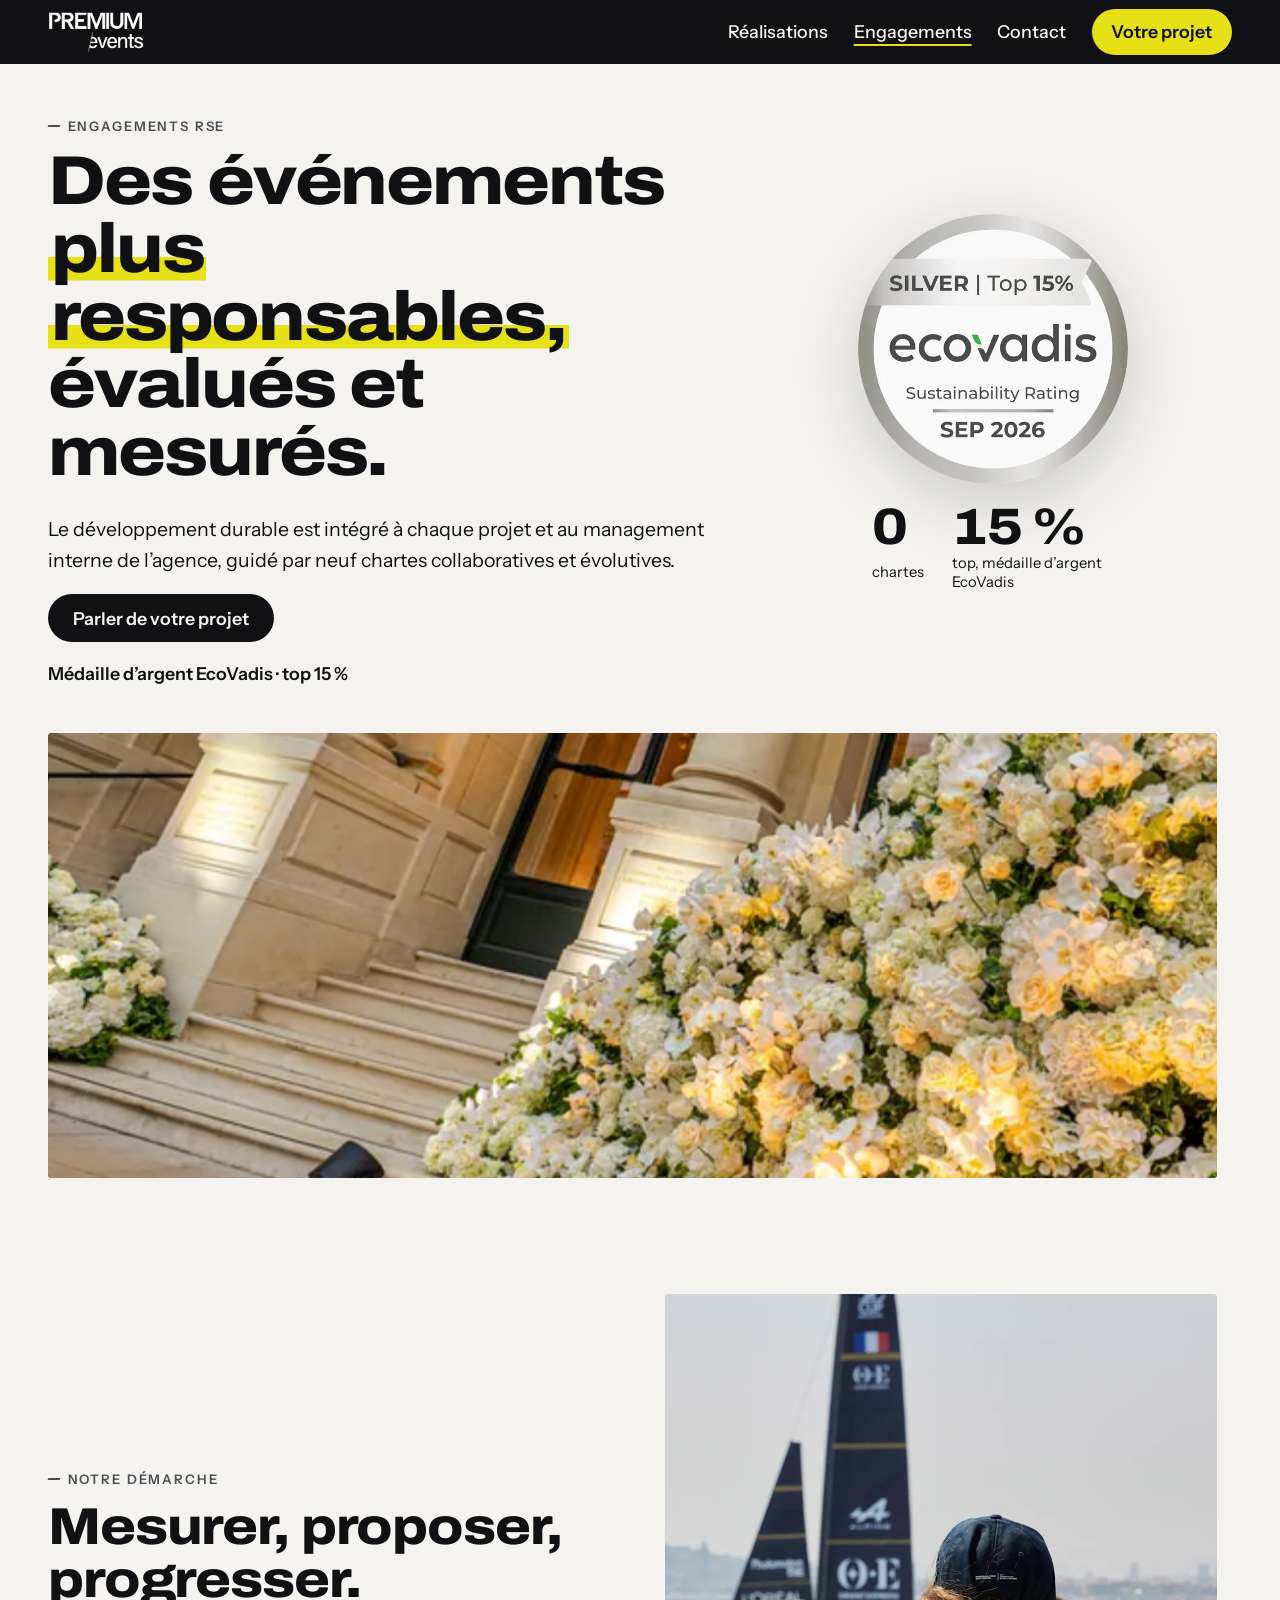
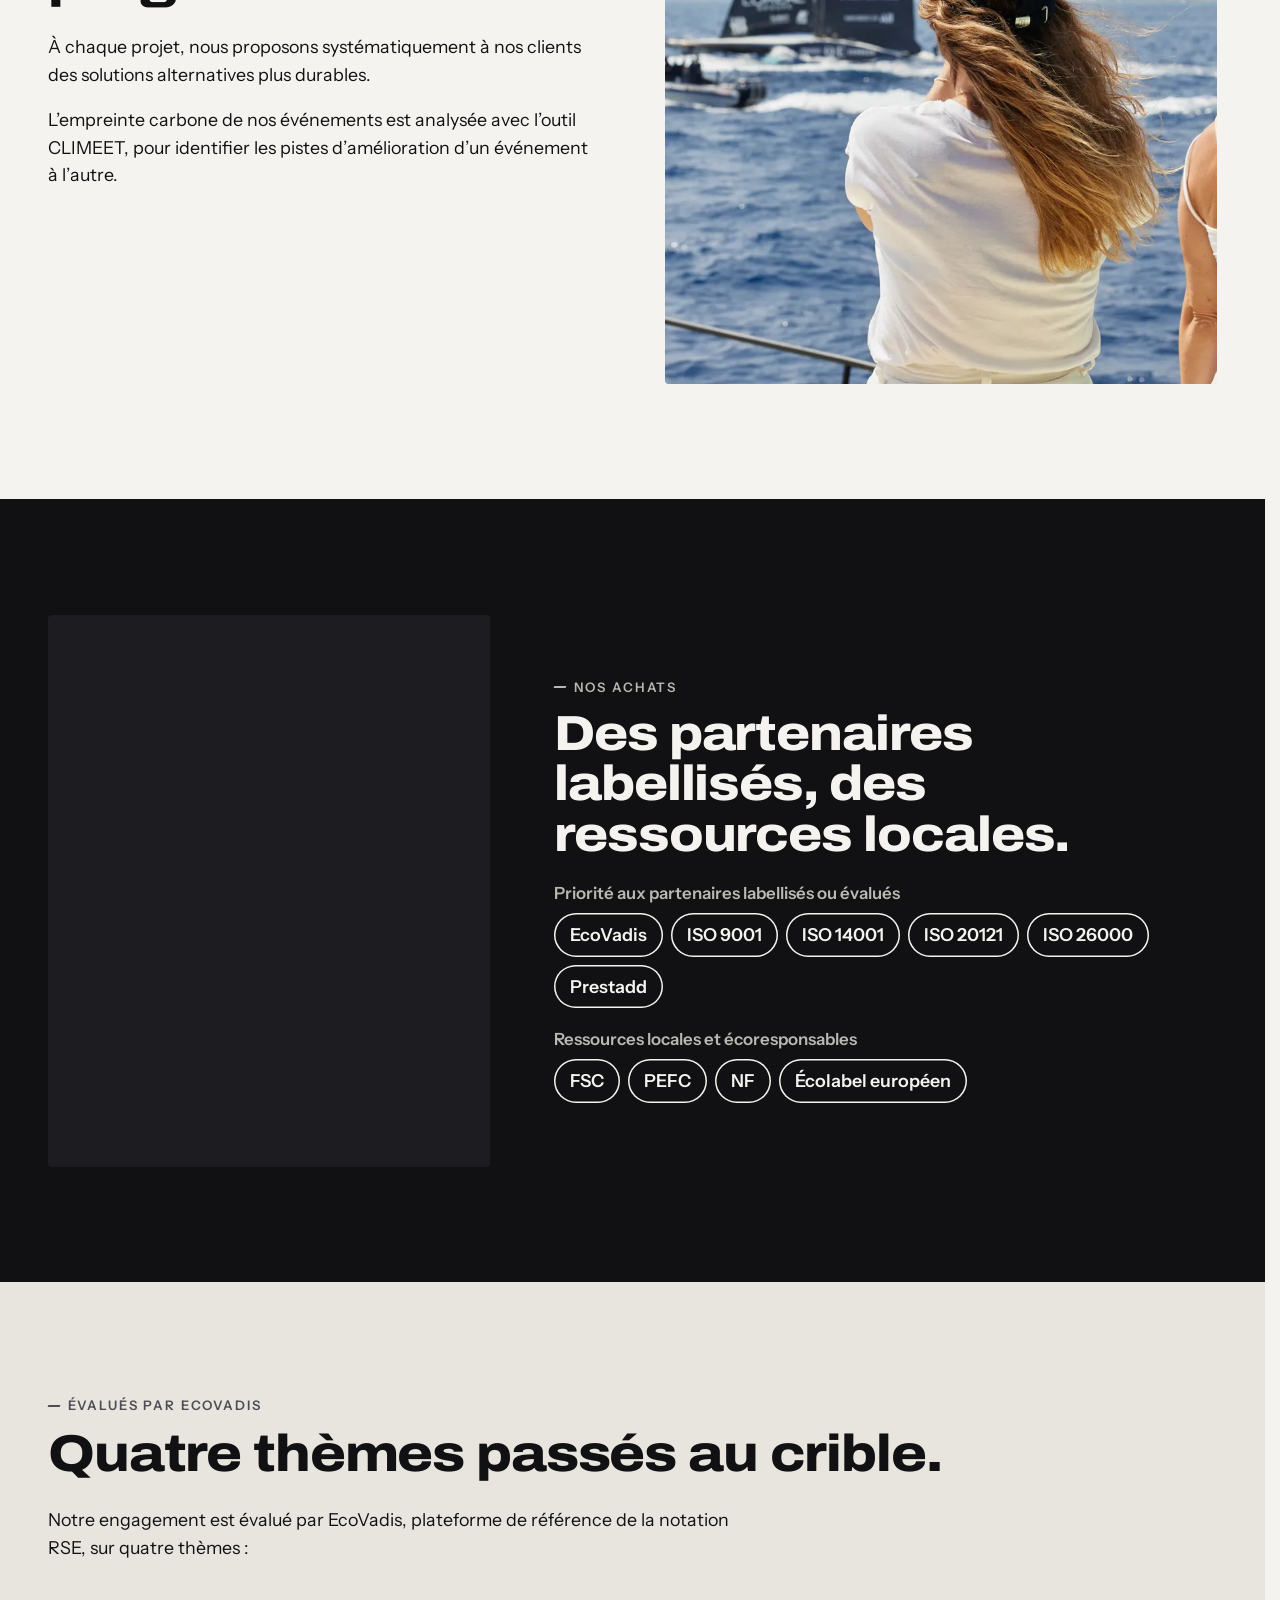
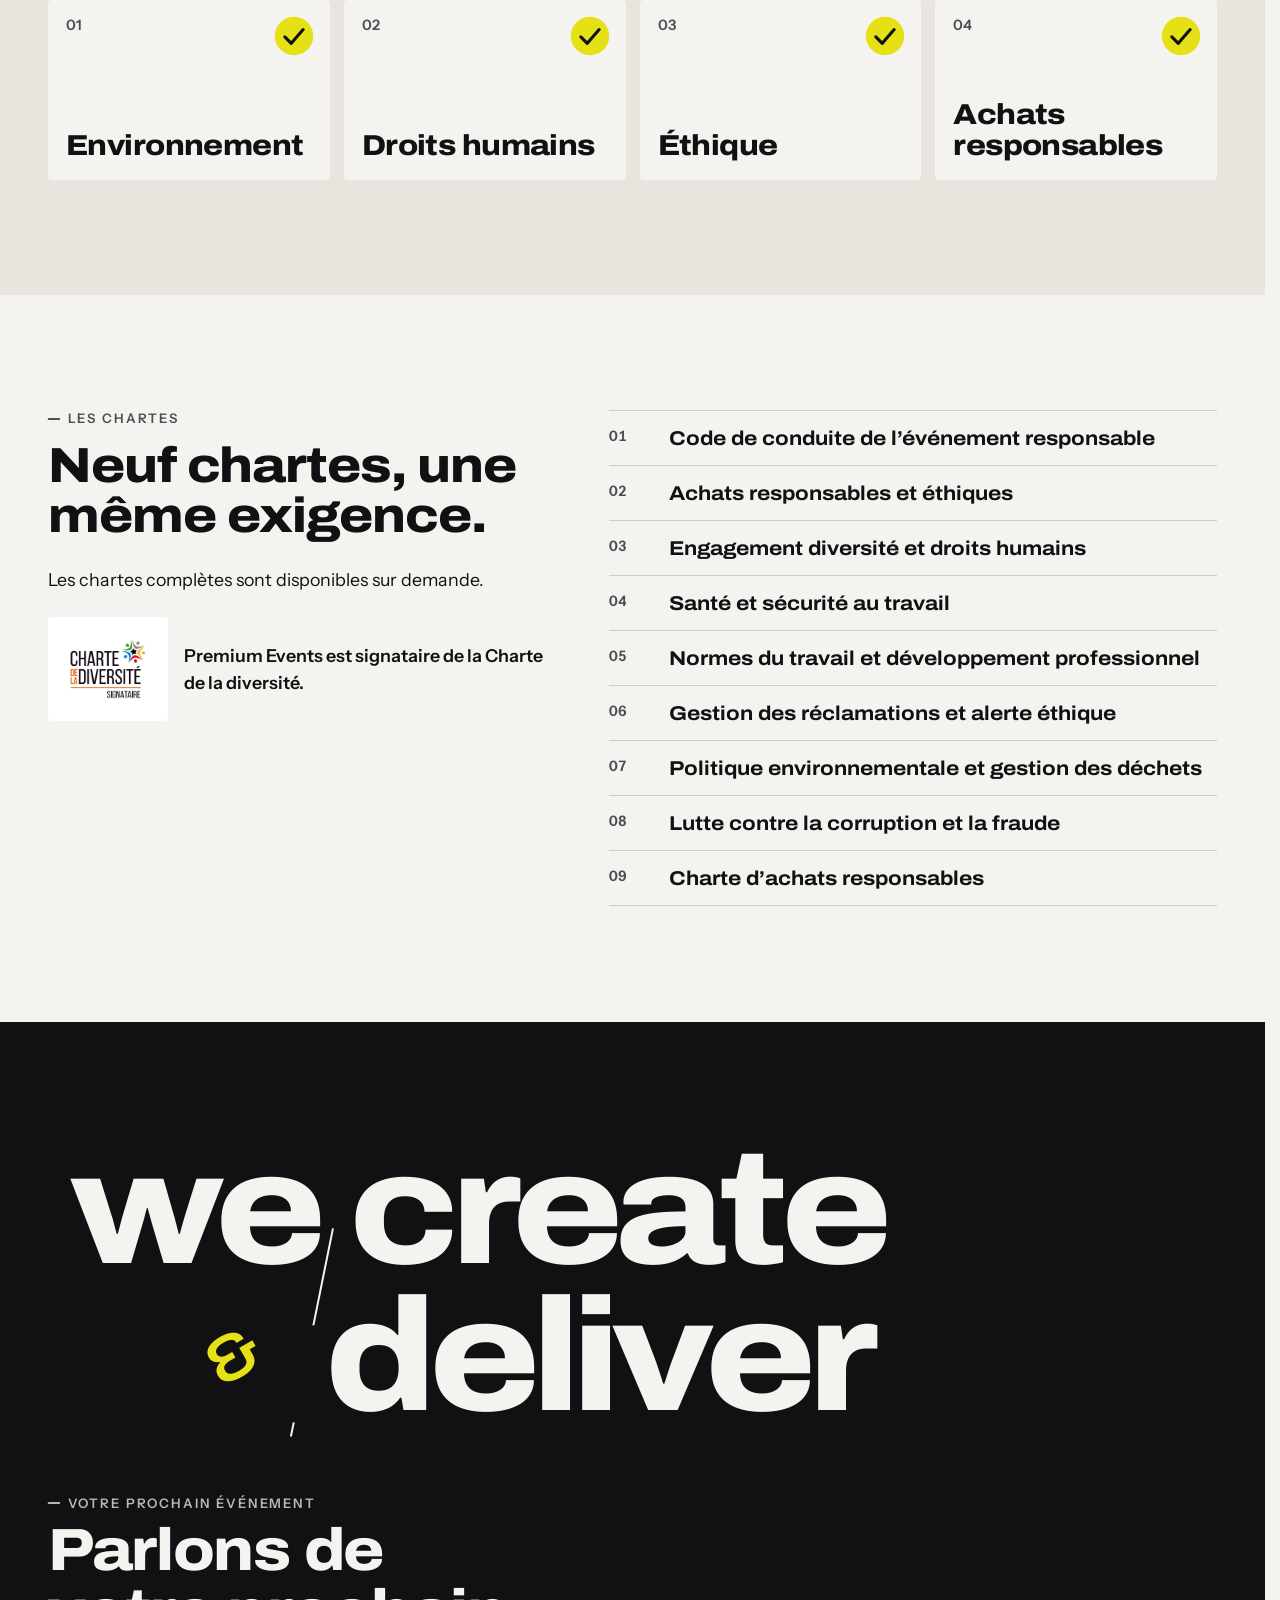
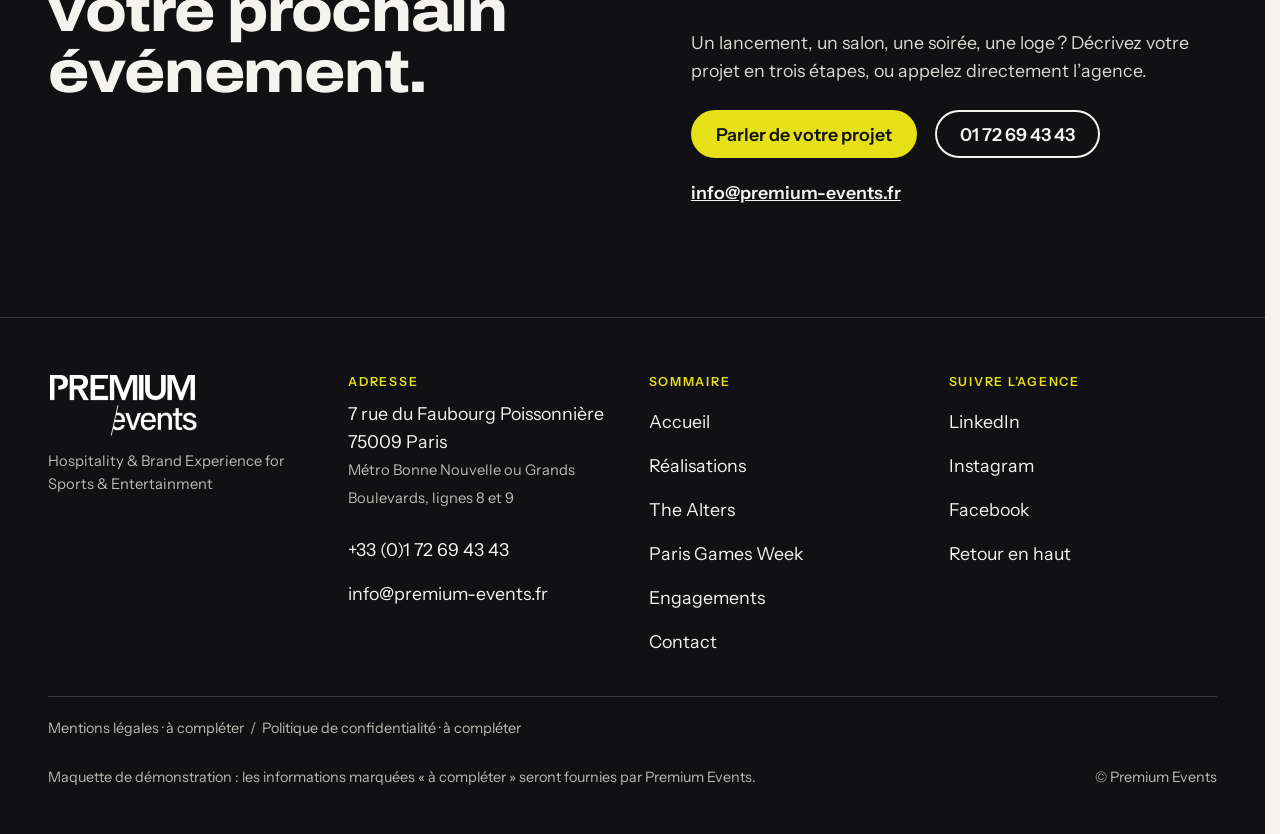
<file: engagements.html>
<!doctype html>
<html lang="fr" data-v="2" data-curseur>
<head>
<meta charset="utf-8">
<meta name="viewport" content="width=device-width, initial-scale=1, viewport-fit=cover">
<title>Engagements RSE : Premium Events</title>
<meta name="description" content="Médaille d’argent EcoVadis, bilan carbone CLIMEET, achats labellisés, neuf chartes : les engagements de Premium Events.">
<meta name="robots" content="noindex, nofollow">
<link rel="canonical" href="https://premium-events-maquette.vercel.app/engagements">
<style>:root{--fond:#F4F3EF;--texte:#111113;--voile-fond:#111113;--ouverture-fond:#111113;--menu-fond:#111113}:root { --entete-h: 72px; --barres-h: 0px; } html { background: var(--fond); color: var(--texte); scrollbar-gutter: stable; } body { margin: 0; background: var(--fond); } html.js:not(.secours):not([data-arrivee="retour"]) [data-anime] { opacity: 0; } html.js:not(.secours):not([data-arrivee="retour"]) [data-anime].vu { opacity: 1; } [data-voile] { position: fixed; inset: 0; z-index: 900; background: var(--voile-fond); transform: translateY(100%); visibility: hidden; pointer-events: none; } html[data-arrivee="voile"]:not(.voile-leve):not(.secours) [data-voile] { transform: none; visibility: visible; } html.secours [data-voile] { visibility: hidden !important; } .ouverture-panneau { position: fixed; inset: 0; z-index: 850; display: none; place-content: center; justify-items: center; background: var(--ouverture-fond, var(--voile-fond)); color: var(--fond); text-align: center; } html.js[data-arrivee="intro"]:not(.secours):not(.intro-finie) .ouverture-panneau { display: grid; } html.defilement-bloque, html.defilement-bloque body, html.js[data-arrivee="intro"]:not(.secours):not(.intro-finie), html.js[data-arrivee="intro"]:not(.secours):not(.intro-finie) body, html[data-arrivee="voile"]:not(.voile-leve):not(.secours), html[data-arrivee="voile"]:not(.voile-leve):not(.secours) body { overflow: hidden; } html.js[data-arrivee="intro"]:not(.secours):not(.intro-finie) { background-color: var(--ouverture-fond, var(--voile-fond)); } html[data-arrivee="voile"]:not(.voile-leve):not(.secours) { background-color: var(--voile-fond); }</style>
<script>(function () {
var d = document.documentElement, ss = null, ls = null;
try { ss = window.sessionStorage; ls = window.localStorage; } catch (e) {}
d.classList.add('js');
var nav = performance.getEntriesByType ? performance.getEntriesByType('navigation')[0] : null;
var type = nav ? nav.type : 'navigate';
var depart = null;
try { depart = JSON.parse(ss.getItem('socle:depart') || 'null'); ss.removeItem('socle:depart'); } catch (e) {}
if (depart && !(Date.now() - depart.t < 15000)) depart = null;
var mode = type === 'back_forward' ? 'retour' : type === 'reload' ? 'intro' : depart ? 'voile' : 'intro';
d.setAttribute('data-arrivee', mode);
if (mode === 'voile' && depart.couleur) d.style.setProperty('--voile-fond', depart.couleur);
if (type === 'reload' && 'scrollRestoration' in history) {
history.scrollRestoration = 'manual';
}
try {
var choisie = ls && ls.getItem('socle:langue');
var langue = (d.lang || '').slice(0, 2);
if (choisie && choisie !== langue && type === 'navigate' && !depart) {
var alt = document.querySelector('link[rel="alternate"][hreflang="' + choisie + '"]');
if (alt) location.replace(new URL(alt.href).pathname + location.search + location.hash);
}
} catch (e) {}
setTimeout(function () { if (!d.classList.contains('demarre')) d.classList.add('secours'); }, 2000);
})();</script>
<link rel="preload" href="/assets/polices/archivo-titres.woff2" as="font" type="font/woff2" crossorigin>
<link rel="preload" href="/assets/polices/instrument-sans.woff2" as="font" type="font/woff2" crossorigin>
<link rel="stylesheet" href="/assets/css/socle.css?v=2">
<link rel="stylesheet" href="/assets/css/site.css?v=2">
<link rel="modulepreload" href="/assets/js/site.js?v=2">
<link rel="modulepreload" href="/assets/js/socle/index.js?v=2">
<script src="/assets/vendor/gsap.min.js" defer></script>
<script src="/assets/vendor/ScrollTrigger.min.js" defer></script>
<script src="/assets/vendor/SplitText.min.js" defer></script>
<script type="module" src="/assets/js/site.js?v=2"></script>
<meta name="theme-color" content="#111113">
<link rel="icon" href="/assets/images/favicon.png" type="image/png" sizes="64x64">
<link rel="apple-touch-icon" href="/assets/images/apple-touch-icon.png">
<meta property="og:type" content="website">
<meta property="og:site_name" content="Premium Events">
<meta property="og:locale" content="fr_FR">
<meta property="og:title" content="Engagements RSE : Premium Events">
<meta property="og:description" content="Médaille d’argent EcoVadis, bilan carbone CLIMEET, achats labellisés, neuf chartes : les engagements de Premium Events.">
<meta property="og:url" content="https://premium-events-maquette.vercel.app/engagements">
<meta property="og:image" content="https://premium-events-maquette.vercel.app/assets/partage/engagements-fr.jpg">
<meta property="og:image:width" content="1200">
<meta property="og:image:height" content="630">
<meta property="og:image:alt" content="Engagements RSE de Premium Events">
<meta name="twitter:card" content="summary_large_image">
<script type="application/ld+json">{"@context":"https://schema.org","@type":"Organization","name":"Premium Events","url":"https://premium-events-maquette.vercel.app/","telephone":"+33172694343","email":"info@premium-events.fr","slogan":"Hospitality & Brand Experience for Sports & Entertainment","address":{"@type":"PostalAddress","streetAddress":"7 rue du Faubourg Poissonnière","postalCode":"75009","addressLocality":"Paris","addressCountry":"FR"},"sameAs":["https://www.linkedin.com/company/premium-events/","https://www.instagram.com/premiumevents_agence","https://www.facebook.com/AgencePremiumEvents"],"description":"Agence de communication événementielle à Paris : hospitalités et expériences de marque pour le sport et le divertissement (pop-up et boutiques, activations, stands et scénographie, soirées et séminaires, hospitalités)."}</script>
</head>
<body id="haut">
<div data-voile data-forme="coupe" aria-hidden="true"><div class="voile-contenu"><img src="/assets/images/logo-clair.png" alt="" width="298" height="124"><span class="voile-barre"></span><span data-voile-libelle>Engagements</span></div></div>
<div class="ouverture-panneau" data-ouverture aria-hidden="true">
  <img class="ouverture-logo" src="/assets/images/logo-clair.png" alt="" width="298" height="124" data-ouverture-objet>
  <p class="ouverture-ligne">Hospitality &amp; Brand Experience</p>
  <svg class="ouverture-coupe" viewBox="0 0 100 100" preserveAspectRatio="none" aria-hidden="true"><line x1="59" y1="0" x2="41" y2="100" pathLength="1" vector-effect="non-scaling-stroke"/></svg>
</div>
<a class="evitement" href="#contenu">Aller au contenu</a>
<header data-entete>
  <div class="entete-rangee">
    <a class="entete-logo" aria-label="Premium Events, Accueil" href="/" data-libelle="Accueil">
      <img src="/assets/images/logo-clair.png" alt="Premium Events" width="298" height="124">
    </a>
    <nav data-nav aria-label="Navigation principale">
      <ul><li><a href="/realisations" data-libelle="Réalisations">Réalisations</a></li><li><a href="/engagements" data-libelle="Engagements" aria-current="page">Engagements</a></li><li><a href="/contact" data-libelle="Contact">Contact</a></li></ul>
    </nav>
    <div class="entete-actions">
      <a class="bouton" href="/contact#brief" data-libelle="Contact">Votre projet</a>
      <button type="button" data-menu-bouton aria-controls="menu" aria-expanded="false" data-libelle-ouvrir="Menu" data-libelle-fermer="Fermer"><span data-libelle-bouton>Menu</span></button>
      <a class="menu-sansjs" href="#menu" data-menu-lien>Menu</a>
    </div>
  </div>
</header>
<script>/* Avant le premier affichage : rangées de la navigation (même règle que ajusterNav dans assets/js/socle/entete.js)
   et hauteur réelle de l'en-tête, pour que rien ne saute quand le JavaScript du site prend la main. */
(function () {
  var h = document.documentElement, u = document.querySelector('[data-nav] ul'), e = document.querySelector('[data-entete]');
  if (u) {
    var deborde = function () { return u.scrollWidth > u.clientWidth + 1; }, c = deborde();
    if (c && window.matchMedia('(min-width: 900px)').matches) {
      h.classList.add('nav-deux-rangees'); c = deborde();
      if (c) { h.classList.add('nav-deux-lignes'); var a = u.querySelector('a'); c = !a || u.getBoundingClientRect().height > a.getBoundingClientRect().height * 2.5; }
      if (c) h.classList.remove('nav-deux-rangees', 'nav-deux-lignes');
    }
    if (c) h.classList.add('nav-compacte');
  }
  if (e) h.style.setProperty('--entete-h', Math.round(e.getBoundingClientRect().height) + 'px');
})();</script>
<span id="menu-ferme" aria-hidden="true"></span>
<div id="menu" data-menu role="dialog" aria-modal="true" aria-label="Menu">
  <p class="menu-sansjs-fermer"><a href="#menu-ferme">Fermer</a></p>
  <ul><li style="--i:0"><a href="/" class="menu-lien" data-libelle="Accueil">Accueil</a></li><li style="--i:1"><a href="/realisations" class="menu-lien" data-libelle="Réalisations">Réalisations</a></li><li style="--i:2" class="menu-sous"><a href="/the-alters" class="menu-lien" data-libelle="The Alters">The Alters</a></li><li style="--i:3" class="menu-sous"><a href="/paris-games-week" class="menu-lien" data-libelle="Paris Games Week">Paris Games Week</a></li><li style="--i:4"><a href="/engagements" class="menu-lien" data-libelle="Engagements" aria-current="page">Engagements</a></li><li style="--i:5"><a href="/contact" class="menu-lien" data-libelle="Contact">Contact</a></li></ul>
  <p class="menu-contact"><a class="bouton" href="tel:+33172694343">Appeler 01 72 69 43 43</a> <a class="menu-mail" href="mailto:info@premium-events.fr">info@premium-events.fr</a></p>
</div>
<main id="contenu" tabindex="-1">
<section class="ouv ouv--engagements" id="debut">
  <div class="conteneur ouv-eng">
    <div class="ouv-eng-texte">
      <p class="surtitre ouv-f">Engagements RSE</p>
      <h1 class="ouv-titre" data-anime="gsap"><span class="ouv-m"><span class="ouv-l">Des événements</span></span><span class="ouv-m"><span class="ouv-l"><span class="surligne surligne--fixe">plus responsables,</span></span></span><span class="ouv-m"><span class="ouv-l">évalués et mesurés.</span></span></h1>
      <p class="ouv-intro ouv-f masque-petit">Le développement durable est intégré à chaque projet et au management interne de l’agence, guidé par neuf chartes collaboratives et évolutives.</p>
      <p class="ouv-actions ouv-f"><a href="/contact#brief" class="bouton bouton--noir" data-libelle="Contact" data-action-principale data-survol="magnetique">Parler de votre projet</a></p>
      <p class="ouv-info ouv-f" data-info-cle>Médaille d’argent EcoVadis · top 15 %</p>
    </div>
    <div class="ouv-eng-medaille" data-iris-centre>
      <img class="medaille medaille--grande" src="/assets/images/ecovadis-480.webp" width="480" height="480" alt="Médaille d’argent EcoVadis, top 15 %" fetchpriority="high" loading="eager" data-effet="badge">
      <ul class="eng-chiffres ouv-f">
        <li><strong data-compteur="9">9</strong> chartes</li>
        <li><strong>15 %</strong> top, médaille d’argent EcoVadis</li>
      </ul>
    </div>
  </div>
  <div class="conteneur ouv-eng-bande">
    <figure class="media eng-bande-media" data-fx="zoom" data-fx-force="12" style="--cadrage:50% 60%">
  <picture><source media="(max-width: 760px) and (orientation: portrait)" srcset="/assets/images/engagements-ouverture-mobile-640.webp 640w, /assets/images/engagements-ouverture-mobile-1080.webp 1080w" sizes="(max-width: 760px) 100vw, 90vw">
    <img src="/assets/images/engagements-ouverture-1280.webp" srcset="/assets/images/engagements-ouverture-640.webp 640w, /assets/images/engagements-ouverture-1280.webp 1280w, /assets/images/engagements-ouverture-1920.webp 1920w" sizes="(max-width: 760px) 100vw, 90vw" alt="Compositions de fleurs blanches au pied d’un escalier de pierre" width="1280" height="1280" loading="lazy" decoding="async">
  </picture>
</figure>
  </div>
</section>
<section class="etude-bloc" id="demarche" aria-labelledby="demarche-titre">
  <div class="conteneur etude-bloc-grille">
    <div>
      <p class="surtitre" data-anime>Notre démarche</p>
      <h2 id="demarche-titre" data-anime="lignes">Mesurer, proposer, progresser.</h2>
      <p data-anime>À chaque projet, nous proposons systématiquement à nos clients des solutions alternatives plus durables.</p>
      <p data-anime>L’empreinte carbone de nos événements est analysée avec l’outil CLIMEET, pour identifier les pistes d’amélioration d’un événement à l’autre.</p>
    </div>
    <figure class="media etude-bloc-media" data-fx="parallaxe" style="--cadrage:50% 50%">
  <picture>
    <img src="/assets/images/engagements-nature-1600.webp" srcset="/assets/images/engagements-nature-1024.webp 1024w, /assets/images/engagements-nature-1168.webp 1168w, /assets/images/engagements-nature-1600.webp 1600w" sizes="(max-width: 760px) 100vw, 45vw" alt="Invitée qui regarde passer un voilier de course, en mer" width="1600" height="2000" loading="lazy" decoding="async">
  </picture>
</figure>
  </div>
</section>
<section class="achats" id="achats" aria-labelledby="achats-titre">
  <div class="conteneur achats-grille">
    <figure class="media achats-media" data-anime="rideau" style="--cadrage:50% 50%">
  <picture>
    <img src="/assets/images/engagements-table-1600.webp" srcset="/assets/images/engagements-table-1024.webp 1024w, /assets/images/engagements-table-1168.webp 1168w, /assets/images/engagements-table-1600.webp 1600w" sizes="(max-width: 760px) 100vw, 40vw" alt="Table dressée en blanc, verres bleus et bouquets" width="1600" height="2000" loading="lazy" decoding="async">
  </picture>
</figure>
    <div>
      <p class="surtitre surtitre--clair" data-anime>Nos achats</p>
      <h2 id="achats-titre" data-anime="lignes">Des partenaires labellisés, des ressources locales.</h2>
      <h3 data-anime>Priorité aux partenaires labellisés ou évalués</h3>
      <ul class="etiquettes" data-anime="cascade"><li>EcoVadis</li><li>ISO 9001</li><li>ISO 14001</li><li>ISO 20121</li><li>ISO 26000</li><li>Prestadd</li></ul>
      <h3 data-anime>Ressources locales et écoresponsables</h3>
      <ul class="etiquettes" data-anime="cascade"><li>FSC</li><li>PEFC</li><li>NF</li><li>Écolabel européen</li></ul>
    </div>
  </div>
</section>
<section class="themes" id="ecovadis" aria-labelledby="themes-titre">
  <div class="conteneur">
    <p class="surtitre" data-anime>Évalués par EcoVadis</p>
    <h2 id="themes-titre" data-anime="lignes">Quatre thèmes passés au crible.</h2>
    <p class="themes-texte" data-anime>Notre engagement est évalué par EcoVadis, plateforme de référence de la notation RSE, sur quatre thèmes :</p>
    <ol class="themes-liste" data-anime="cascade" data-visuel data-effet="coches">
      <li style="--i:0"><span>01</span>Environnement<svg class="theme-coche" viewBox="0 0 48 48" aria-hidden="true"><circle cx="24" cy="24" r="21"/><path d="M14 25l7 7 13-15" pathLength="1"/></svg></li><li style="--i:1"><span>02</span>Droits humains<svg class="theme-coche" viewBox="0 0 48 48" aria-hidden="true"><circle cx="24" cy="24" r="21"/><path d="M14 25l7 7 13-15" pathLength="1"/></svg></li><li style="--i:2"><span>03</span>Éthique<svg class="theme-coche" viewBox="0 0 48 48" aria-hidden="true"><circle cx="24" cy="24" r="21"/><path d="M14 25l7 7 13-15" pathLength="1"/></svg></li><li style="--i:3"><span>04</span>Achats responsables<svg class="theme-coche" viewBox="0 0 48 48" aria-hidden="true"><circle cx="24" cy="24" r="21"/><path d="M14 25l7 7 13-15" pathLength="1"/></svg></li>
    </ol>
  </div>
</section>
<section class="chartes" id="chartes" aria-labelledby="chartes-titre">
  <div class="conteneur chartes-grille">
    <div class="chartes-tete">
      <p class="surtitre" data-anime>Les chartes</p>
      <h2 id="chartes-titre" data-anime="lignes">Neuf chartes, une même exigence.</h2>
      <p data-anime>Les chartes complètes sont disponibles sur demande.</p>
      <figure class="diversite" data-anime>
        <figure class="media diversite-media" style="--cadrage:50% 50%">
  <picture>
    <img src="/assets/images/charte-diversite-800.webp" srcset="/assets/images/charte-diversite-640.webp 640w, /assets/images/charte-diversite-800.webp 800w" sizes="200px" alt="Logo de la Charte de la diversité, signataire" width="800" height="600" loading="lazy" decoding="async">
  </picture>
</figure>
        <figcaption>Premium Events est signataire de la Charte de la diversité.</figcaption>
      </figure>
    </div>
    <ol class="chartes-liste" data-anime="cascade" data-visuel>
      <li><span>01</span>Code de conduite de l’événement responsable</li><li><span>02</span>Achats responsables et éthiques</li><li><span>03</span>Engagement diversité et droits humains</li><li><span>04</span>Santé et sécurité au travail</li><li><span>05</span>Normes du travail et développement professionnel</li><li><span>06</span>Gestion des réclamations et alerte éthique</li><li><span>07</span>Politique environnementale et gestion des déchets</li><li><span>08</span>Lutte contre la corruption et la fraude</li><li><span>09</span>Charte d’achats responsables</li>
    </ol>
  </div>
</section>
<section class="fin" id="fin" aria-labelledby="fin-titre">
  <div class="fin-signature" data-visuel aria-hidden="true" data-audit-ignorer data-grille="typo">
    <span class="sig-l1" data-effet="signature">we create</span>
    <span class="sig-l2"><span class="sig-amp">&amp;</span> deliver</span>
    <svg class="sig-barre" viewBox="0 0 100 100" preserveAspectRatio="none"><line x1="64" y1="2" x2="40" y2="98" pathLength="1" vector-effect="non-scaling-stroke"/></svg>
  </div>
  <div class="conteneur fin-corps">
    <p class="surtitre surtitre--clair" data-anime>Votre prochain événement</p>
    <h2 id="fin-titre" data-anime="lignes">Parlons de votre prochain événement.</h2>
    <p class="fin-texte" data-anime>Un lancement, un salon, une soirée, une loge ? Décrivez votre projet en trois étapes, ou appelez directement l’agence.</p>
    <p class="fin-actions" data-anime>
      <a href="/contact#brief" class="bouton" data-libelle="Contact" data-survol="magnetique">Parler de votre projet</a>
      <a class="bouton bouton--contour-clair" href="tel:+33172694343" data-survol="magnetique">01 72 69 43 43</a>
      <a class="fin-mail" href="mailto:info@premium-events.fr">info@premium-events.fr</a>
    </p>
  </div>
</section>
</main>
<footer class="pied" id="pied">
  <div class="conteneur pied-grille">
    <div class="pied-marque">
      <img src="/assets/images/logo-clair.png" alt="Premium Events" width="298" height="124" loading="lazy">
      <p>Hospitality &amp; Brand Experience for Sports &amp; Entertainment</p>
    </div>
    <div>
      <p class="pied-titre">Adresse</p>
      <p>7 rue du Faubourg Poissonnière<br>75009 Paris<br><span class="pied-doux">Métro Bonne Nouvelle ou Grands Boulevards, lignes 8 et 9</span></p>
      <p><a href="tel:+33172694343">+33 (0)1 72 69 43 43</a><br><a href="mailto:info@premium-events.fr">info@premium-events.fr</a></p>
    </div>
    <nav aria-label="Sommaire">
      <p class="pied-titre">Sommaire</p>
      <ul><li><a href="/" data-libelle="Accueil">Accueil</a></li><li><a href="/realisations" data-libelle="Réalisations">Réalisations</a></li><li><a href="/the-alters" data-libelle="The Alters">The Alters</a></li><li><a href="/paris-games-week" data-libelle="Paris Games Week">Paris Games Week</a></li><li><a href="/engagements" data-libelle="Engagements" aria-current="page">Engagements</a></li><li><a href="/contact" data-libelle="Contact">Contact</a></li></ul>
    </nav>
    <div>
      <p class="pied-titre">Suivre l’agence</p>
      <ul><li><a href="https://www.linkedin.com/company/premium-events/" target="_blank" rel="noopener">LinkedIn<span class="visuellement-cache"> (nouvel onglet)</span></a></li><li><a href="https://www.instagram.com/premiumevents_agence" target="_blank" rel="noopener">Instagram<span class="visuellement-cache"> (nouvel onglet)</span></a></li><li><a href="https://www.facebook.com/AgencePremiumEvents" target="_blank" rel="noopener">Facebook<span class="visuellement-cache"> (nouvel onglet)</span></a></li>
        <li><a href="#haut" data-sans-transition>Retour en haut</a></li>
      </ul>
    </div>
  </div>
  <div class="conteneur pied-bas">
    <p>Mentions légales · à compléter &nbsp;/&nbsp; Politique de confidentialité · à compléter</p>
    <p>Maquette de démonstration : les informations marquées « à compléter » seront fournies par Premium Events.</p>
    <p>© Premium Events</p>
  </div>
</footer>
<div data-barre-fixe>
  <a class="bouton bouton--contour" href="tel:+33172694343">Appeler</a>
  <a class="bouton" href="/contact#brief" data-libelle="Contact">Parler de votre projet</a>
</div>
</body>
</html>
</file>
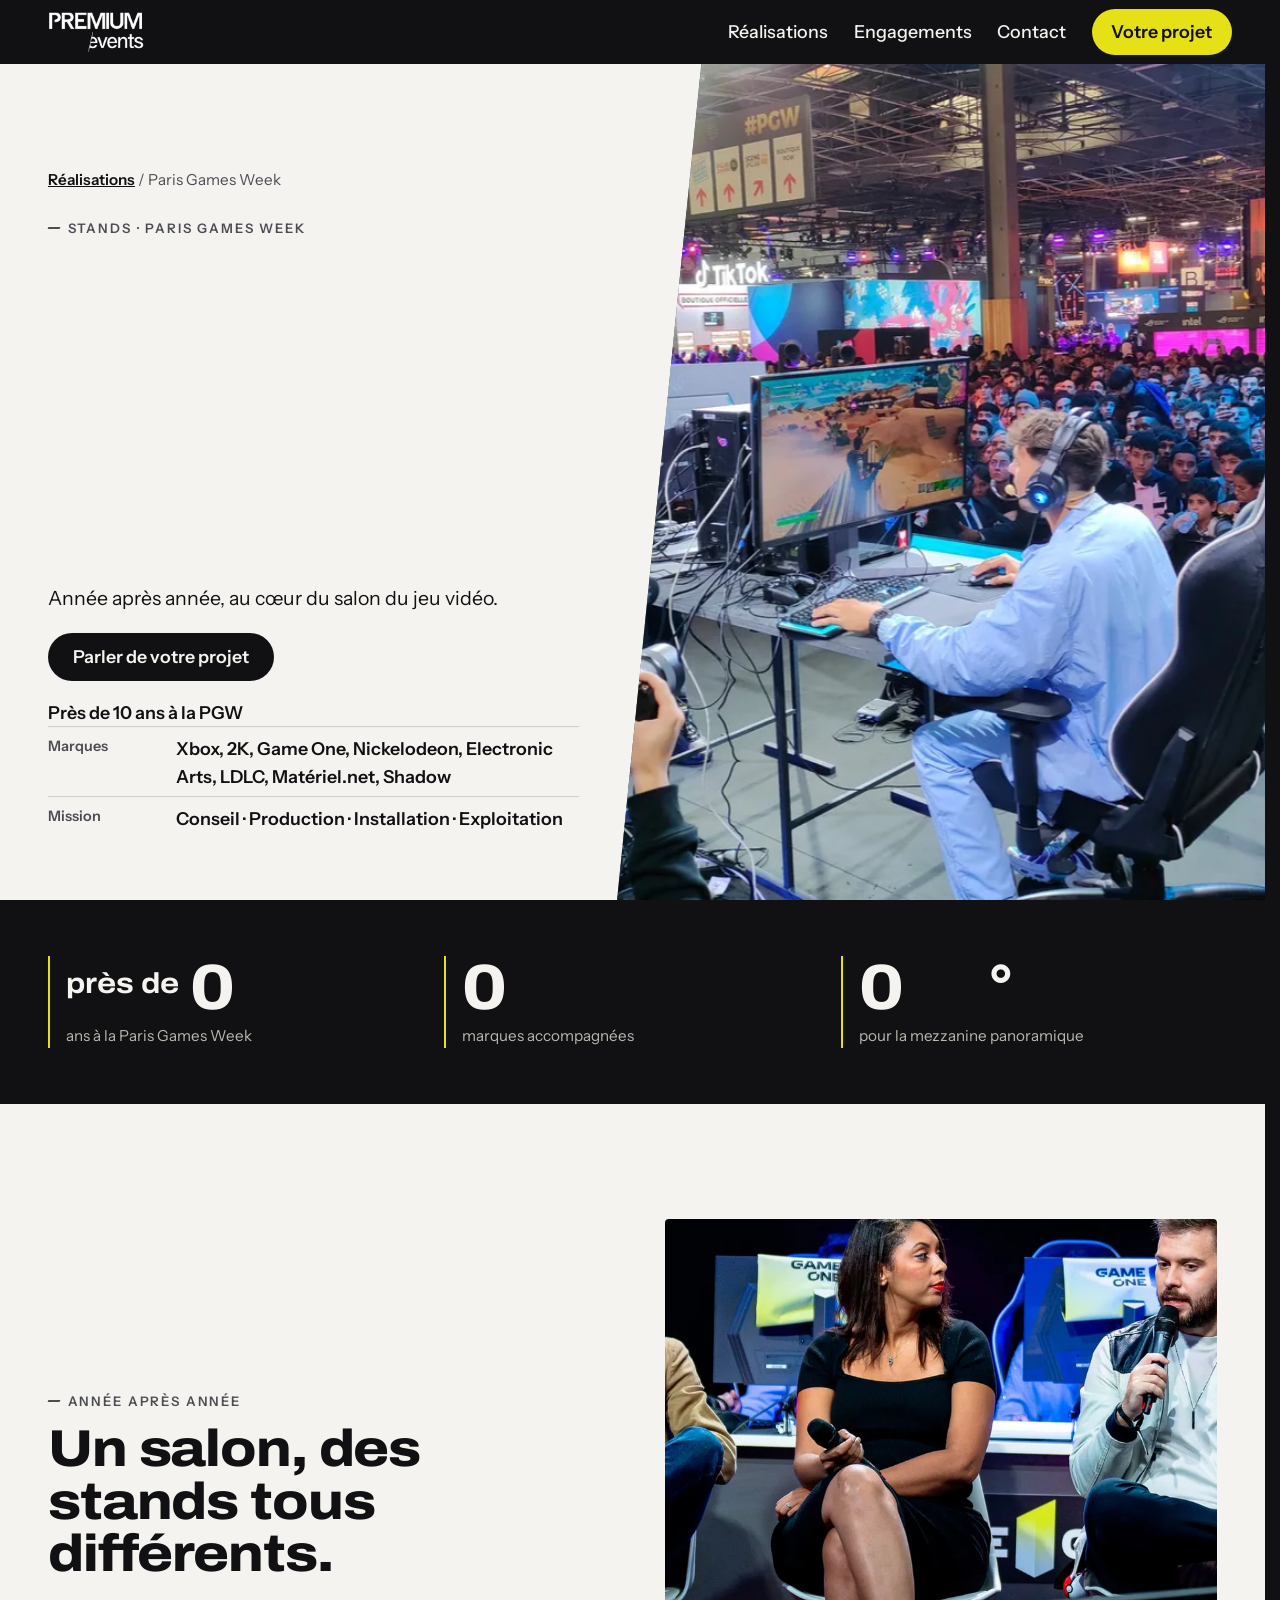
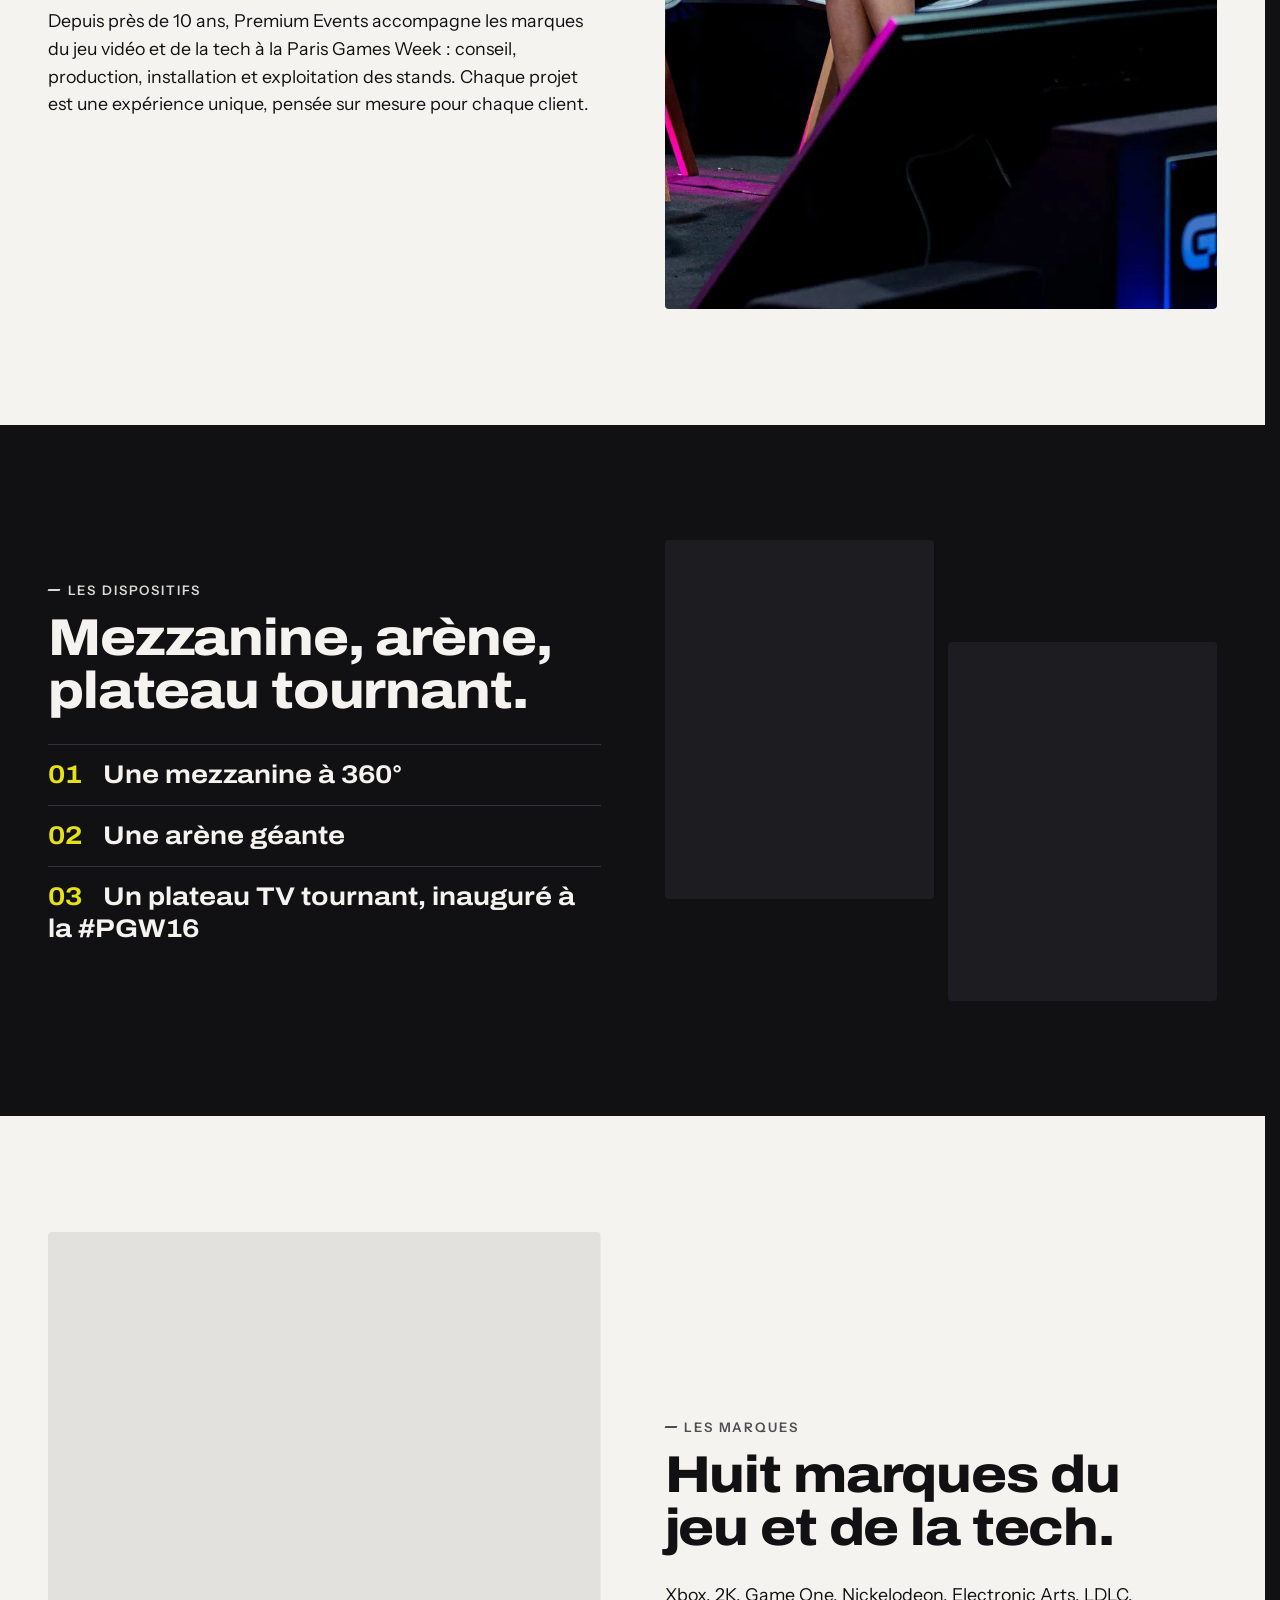
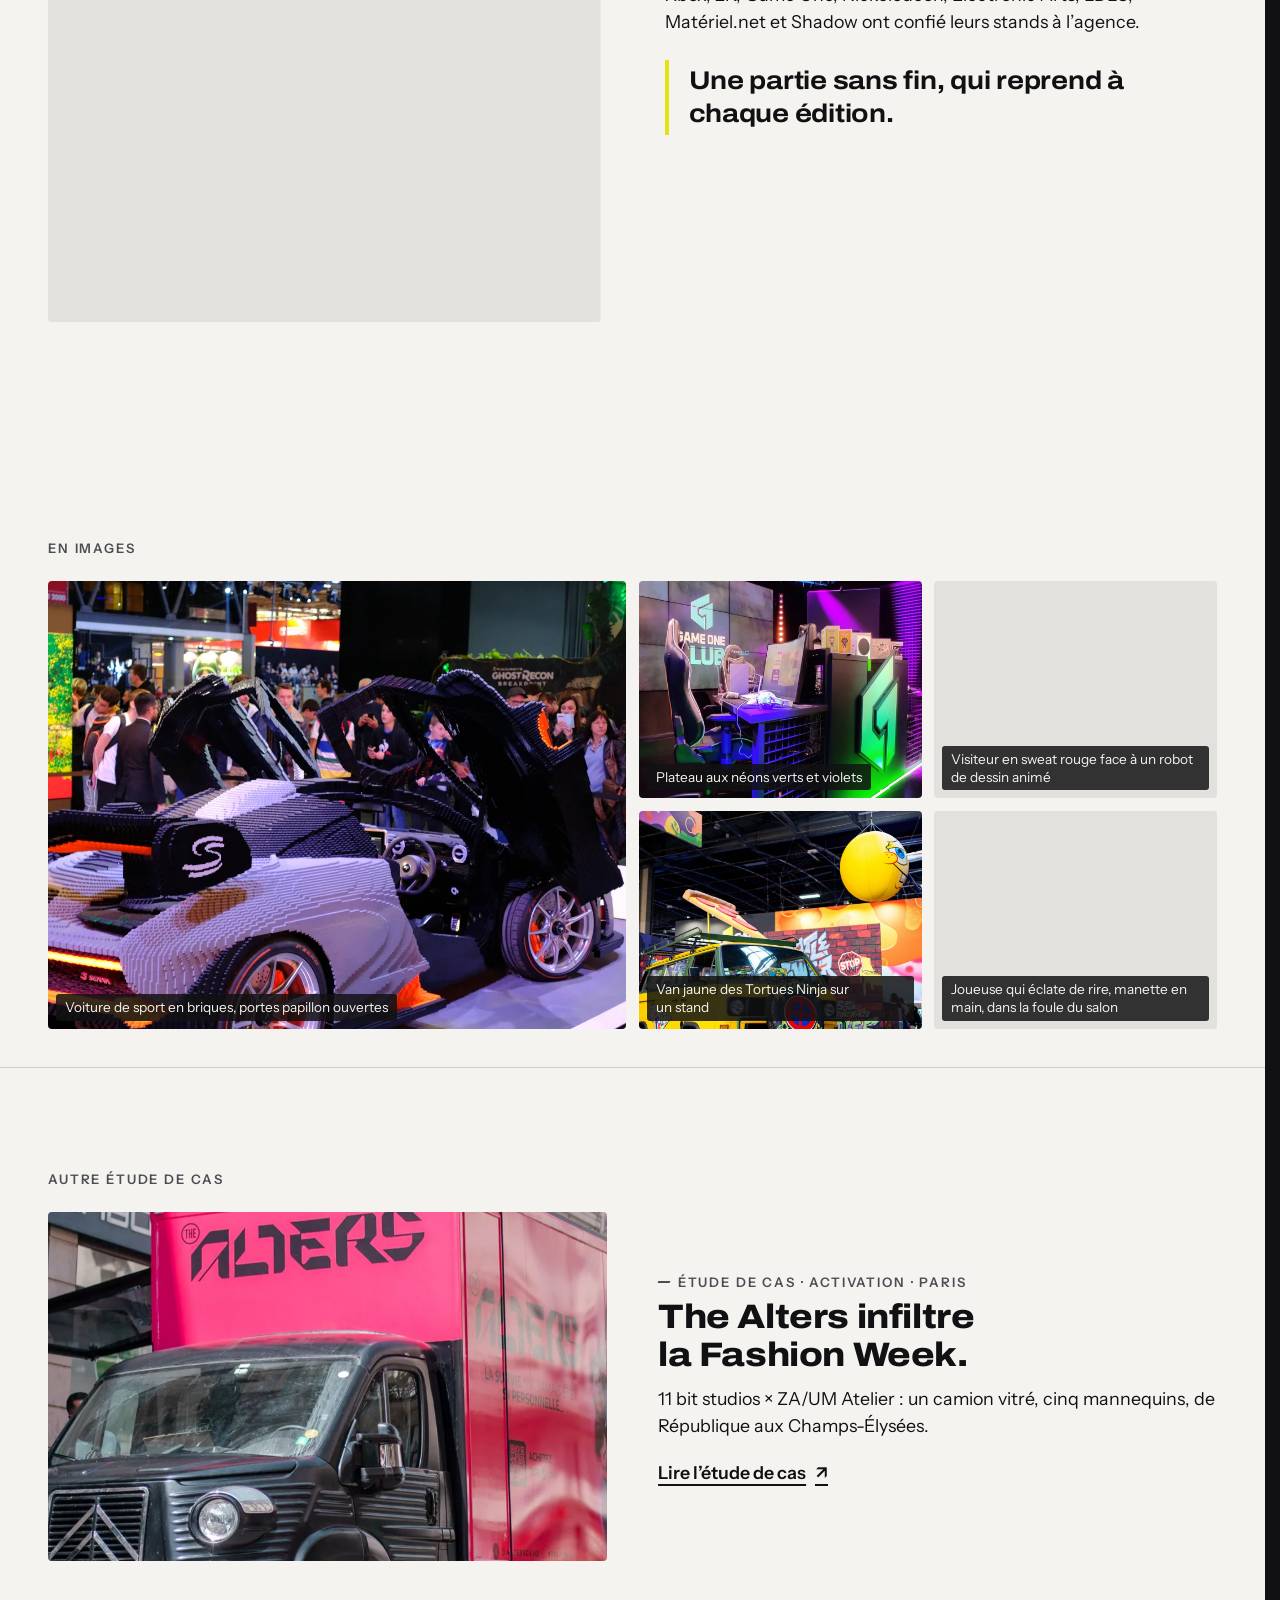
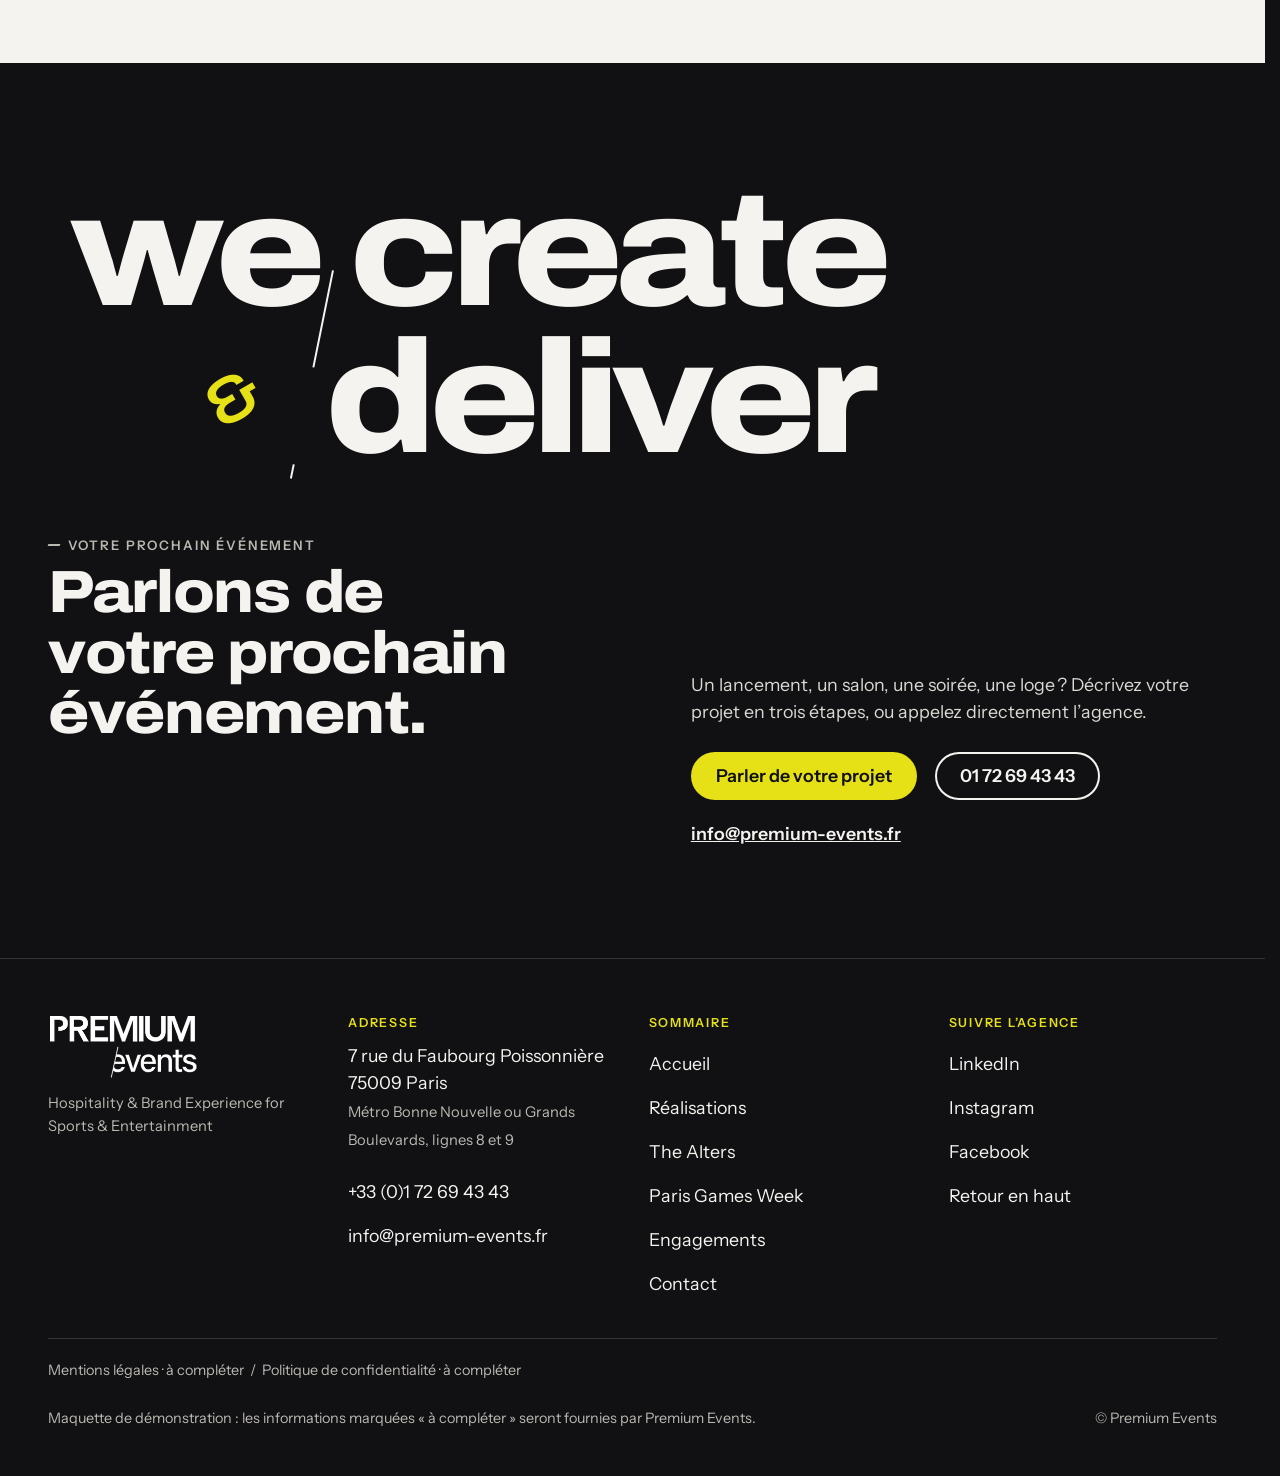
<file: paris-games-week.html>
<!doctype html>
<html lang="fr" data-v="2" data-curseur>
<head>
<meta charset="utf-8">
<meta name="viewport" content="width=device-width, initial-scale=1, viewport-fit=cover">
<title>Paris Games Week, une partie sans fin : étude de cas Premium Events</title>
<meta name="description" content="Depuis près de 10 ans, Premium Events conçoit, produit, installe et exploite des stands à la Paris Games Week.">
<meta name="robots" content="noindex, nofollow">
<link rel="canonical" href="https://premium-events-maquette.vercel.app/paris-games-week">
<style>:root{--fond:#F4F3EF;--texte:#111113;--voile-fond:#111113;--ouverture-fond:#111113;--menu-fond:#111113}:root { --entete-h: 72px; --barres-h: 0px; } html { background: var(--fond); color: var(--texte); scrollbar-gutter: stable; } body { margin: 0; background: var(--fond); } html.js:not(.secours):not([data-arrivee="retour"]) [data-anime] { opacity: 0; } html.js:not(.secours):not([data-arrivee="retour"]) [data-anime].vu { opacity: 1; } [data-voile] { position: fixed; inset: 0; z-index: 900; background: var(--voile-fond); transform: translateY(100%); visibility: hidden; pointer-events: none; } html[data-arrivee="voile"]:not(.voile-leve):not(.secours) [data-voile] { transform: none; visibility: visible; } html.secours [data-voile] { visibility: hidden !important; } .ouverture-panneau { position: fixed; inset: 0; z-index: 850; display: none; place-content: center; justify-items: center; background: var(--ouverture-fond, var(--voile-fond)); color: var(--fond); text-align: center; } html.js[data-arrivee="intro"]:not(.secours):not(.intro-finie) .ouverture-panneau { display: grid; } html.defilement-bloque, html.defilement-bloque body, html.js[data-arrivee="intro"]:not(.secours):not(.intro-finie), html.js[data-arrivee="intro"]:not(.secours):not(.intro-finie) body, html[data-arrivee="voile"]:not(.voile-leve):not(.secours), html[data-arrivee="voile"]:not(.voile-leve):not(.secours) body { overflow: hidden; } html.js[data-arrivee="intro"]:not(.secours):not(.intro-finie) { background-color: var(--ouverture-fond, var(--voile-fond)); } html[data-arrivee="voile"]:not(.voile-leve):not(.secours) { background-color: var(--voile-fond); }</style>
<script>(function () {
var d = document.documentElement, ss = null, ls = null;
try { ss = window.sessionStorage; ls = window.localStorage; } catch (e) {}
d.classList.add('js');
var nav = performance.getEntriesByType ? performance.getEntriesByType('navigation')[0] : null;
var type = nav ? nav.type : 'navigate';
var depart = null;
try { depart = JSON.parse(ss.getItem('socle:depart') || 'null'); ss.removeItem('socle:depart'); } catch (e) {}
if (depart && !(Date.now() - depart.t < 15000)) depart = null;
var mode = type === 'back_forward' ? 'retour' : type === 'reload' ? 'intro' : depart ? 'voile' : 'intro';
d.setAttribute('data-arrivee', mode);
if (mode === 'voile' && depart.couleur) d.style.setProperty('--voile-fond', depart.couleur);
if (type === 'reload' && 'scrollRestoration' in history) {
history.scrollRestoration = 'manual';
}
try {
var choisie = ls && ls.getItem('socle:langue');
var langue = (d.lang || '').slice(0, 2);
if (choisie && choisie !== langue && type === 'navigate' && !depart) {
var alt = document.querySelector('link[rel="alternate"][hreflang="' + choisie + '"]');
if (alt) location.replace(new URL(alt.href).pathname + location.search + location.hash);
}
} catch (e) {}
setTimeout(function () { if (!d.classList.contains('demarre')) d.classList.add('secours'); }, 2000);
})();</script>
<link rel="preload" href="/assets/polices/archivo-titres.woff2" as="font" type="font/woff2" crossorigin>
<link rel="preload" href="/assets/polices/instrument-sans.woff2" as="font" type="font/woff2" crossorigin>
<link rel="stylesheet" href="/assets/css/socle.css?v=2">
<link rel="stylesheet" href="/assets/css/site.css?v=2">
<link rel="modulepreload" href="/assets/js/site.js?v=2">
<link rel="modulepreload" href="/assets/js/socle/index.js?v=2">
<script src="/assets/vendor/gsap.min.js" defer></script>
<script src="/assets/vendor/ScrollTrigger.min.js" defer></script>
<script src="/assets/vendor/SplitText.min.js" defer></script>
<script type="module" src="/assets/js/site.js?v=2"></script>
<meta name="theme-color" content="#111113">
<link rel="icon" href="/assets/images/favicon.png" type="image/png" sizes="64x64">
<link rel="apple-touch-icon" href="/assets/images/apple-touch-icon.png">
<meta property="og:type" content="website">
<meta property="og:site_name" content="Premium Events">
<meta property="og:locale" content="fr_FR">
<meta property="og:title" content="Paris Games Week, une partie sans fin : étude de cas Premium Events">
<meta property="og:description" content="Depuis près de 10 ans, Premium Events conçoit, produit, installe et exploite des stands à la Paris Games Week.">
<meta property="og:url" content="https://premium-events-maquette.vercel.app/paris-games-week">
<meta property="og:image" content="https://premium-events-maquette.vercel.app/assets/partage/paris-games-week-fr.jpg">
<meta property="og:image:width" content="1200">
<meta property="og:image:height" content="630">
<meta property="og:image:alt" content="Arène de jeu vidéo pleine à la Paris Games Week">
<meta name="twitter:card" content="summary_large_image">
<script type="application/ld+json">{"@context":"https://schema.org","@type":"Organization","name":"Premium Events","url":"https://premium-events-maquette.vercel.app/","telephone":"+33172694343","email":"info@premium-events.fr","slogan":"Hospitality & Brand Experience for Sports & Entertainment","address":{"@type":"PostalAddress","streetAddress":"7 rue du Faubourg Poissonnière","postalCode":"75009","addressLocality":"Paris","addressCountry":"FR"},"sameAs":["https://www.linkedin.com/company/premium-events/","https://www.instagram.com/premiumevents_agence","https://www.facebook.com/AgencePremiumEvents"],"description":"Agence de communication événementielle à Paris : hospitalités et expériences de marque pour le sport et le divertissement (pop-up et boutiques, activations, stands et scénographie, soirées et séminaires, hospitalités)."}</script>
</head>
<body id="haut">
<div data-voile data-forme="coupe" aria-hidden="true"><div class="voile-contenu"><img src="/assets/images/logo-clair.png" alt="" width="298" height="124"><span class="voile-barre"></span><span data-voile-libelle>Paris Games Week</span></div></div>
<div class="ouverture-panneau" data-ouverture aria-hidden="true">
  <img class="ouverture-logo" src="/assets/images/logo-clair.png" alt="" width="298" height="124" data-ouverture-objet>
  <p class="ouverture-ligne">Hospitality &amp; Brand Experience</p>
  <svg class="ouverture-coupe" viewBox="0 0 100 100" preserveAspectRatio="none" aria-hidden="true"><line x1="59" y1="0" x2="41" y2="100" pathLength="1" vector-effect="non-scaling-stroke"/></svg>
</div>
<a class="evitement" href="#contenu">Aller au contenu</a>
<header data-entete>
  <div class="entete-rangee">
    <a class="entete-logo" aria-label="Premium Events, Accueil" href="/" data-libelle="Accueil">
      <img src="/assets/images/logo-clair.png" alt="Premium Events" width="298" height="124">
    </a>
    <nav data-nav aria-label="Navigation principale">
      <ul><li><a href="/realisations" data-libelle="Réalisations">Réalisations</a></li><li><a href="/engagements" data-libelle="Engagements">Engagements</a></li><li><a href="/contact" data-libelle="Contact">Contact</a></li></ul>
    </nav>
    <div class="entete-actions">
      <a class="bouton" href="/contact#brief" data-libelle="Contact">Votre projet</a>
      <button type="button" data-menu-bouton aria-controls="menu" aria-expanded="false" data-libelle-ouvrir="Menu" data-libelle-fermer="Fermer"><span data-libelle-bouton>Menu</span></button>
      <a class="menu-sansjs" href="#menu" data-menu-lien>Menu</a>
    </div>
  </div>
</header>
<script>/* Avant le premier affichage : rangées de la navigation (même règle que ajusterNav dans assets/js/socle/entete.js)
   et hauteur réelle de l'en-tête, pour que rien ne saute quand le JavaScript du site prend la main. */
(function () {
  var h = document.documentElement, u = document.querySelector('[data-nav] ul'), e = document.querySelector('[data-entete]');
  if (u) {
    var deborde = function () { return u.scrollWidth > u.clientWidth + 1; }, c = deborde();
    if (c && window.matchMedia('(min-width: 900px)').matches) {
      h.classList.add('nav-deux-rangees'); c = deborde();
      if (c) { h.classList.add('nav-deux-lignes'); var a = u.querySelector('a'); c = !a || u.getBoundingClientRect().height > a.getBoundingClientRect().height * 2.5; }
      if (c) h.classList.remove('nav-deux-rangees', 'nav-deux-lignes');
    }
    if (c) h.classList.add('nav-compacte');
  }
  if (e) h.style.setProperty('--entete-h', Math.round(e.getBoundingClientRect().height) + 'px');
})();</script>
<span id="menu-ferme" aria-hidden="true"></span>
<div id="menu" data-menu role="dialog" aria-modal="true" aria-label="Menu">
  <p class="menu-sansjs-fermer"><a href="#menu-ferme">Fermer</a></p>
  <ul><li style="--i:0"><a href="/" class="menu-lien" data-libelle="Accueil">Accueil</a></li><li style="--i:1"><a href="/realisations" class="menu-lien" data-libelle="Réalisations">Réalisations</a></li><li style="--i:2" class="menu-sous"><a href="/the-alters" class="menu-lien" data-libelle="The Alters">The Alters</a></li><li style="--i:3" class="menu-sous"><a href="/paris-games-week" class="menu-lien" data-libelle="Paris Games Week" aria-current="page">Paris Games Week</a></li><li style="--i:4"><a href="/engagements" class="menu-lien" data-libelle="Engagements">Engagements</a></li><li style="--i:5"><a href="/contact" class="menu-lien" data-libelle="Contact">Contact</a></li></ul>
  <p class="menu-contact"><a class="bouton" href="tel:+33172694343">Appeler 01 72 69 43 43</a> <a class="menu-mail" href="mailto:info@premium-events.fr">info@premium-events.fr</a></p>
</div>
<main id="contenu" tabindex="-1">
<section class="ouv ouv--etude" id="debut">
  <div class="ouv-etude-texte">
    <p class="fil ouv-f masque-petit"><a href="/realisations" data-libelle="Réalisations">Réalisations</a> <span aria-hidden="true">/</span> Paris Games Week</p>
    <p class="surtitre ouv-f">Stands · Paris Games Week</p>
    <h1 class="ouv-titre" data-anime="gsap"><span class="ouv-m"><span class="ouv-l">PGW et</span></span><span class="ouv-m"><span class="ouv-l">Premium Events,</span></span><span class="ouv-m"><span class="ouv-l"><span class="surligne surligne--fixe">une partie sans fin.</span></span></span></h1>
    <p class="ouv-intro ouv-f masque-petit">Année après année, au cœur du salon du jeu vidéo.</p>
    <p class="ouv-actions ouv-f"><a href="/contact#brief" class="bouton bouton--noir" data-libelle="Contact" data-action-principale data-survol="magnetique">Parler de votre projet</a></p>
    <p class="ouv-info ouv-f" data-info-cle>Près de 10 ans à la PGW</p>
    <dl class="etude-fiche ouv-f masque-ecran-bas">
      <div><dt>Marques</dt><dd>Xbox, 2K, Game One, Nickelodeon, Electronic Arts, LDLC, Matériel.net, Shadow</dd></div>
      <div><dt>Mission</dt><dd>Conseil · Production · Installation · Exploitation</dd></div>
    </dl>
  </div>
  <div class="ouv-etude-photo">
    <figure class="media ouv-media" data-fx="parallaxe" data-fx-force="8" data-iris-centre data-boucle-css style="--cadrage:45% 45%">
  <picture><source media="(max-width: 760px) and (orientation: portrait)" srcset="/assets/images/pgw-ouverture-mobile-640.webp 640w, /assets/images/pgw-ouverture-mobile-1080.webp 1080w" sizes="(max-width: 760px) 100vw, 55vw">
    <img src="/assets/images/pgw-ouverture-1280.webp" srcset="/assets/images/pgw-ouverture-640.webp 640w, /assets/images/pgw-ouverture-1280.webp 1280w, /assets/images/pgw-ouverture-1920.webp 1920w" sizes="(max-width: 760px) 100vw, 55vw" alt="Arène de jeu vidéo pleine à craquer, joueurs sur scène" width="1280" height="960" fetchpriority="high" loading="eager" decoding="async">
  </picture>
</figure>
  </div>
</section>
<section class="etude-chiffres" id="chiffres" aria-label="En images">
  <ul class="conteneur chiffres-bande" data-anime="cascade">
    <li><strong><span class="petit">près de </span><span data-compteur="10">10</span></strong><span>ans à la Paris Games Week</span></li><li><strong><span data-compteur="8">8</span></strong><span>marques accompagnées</span></li><li><strong><span data-compteur="360">360</span>°</strong><span>pour la mezzanine panoramique</span></li>
  </ul>
</section>
<section class="etude-bloc" id="idee" aria-labelledby="idee-titre">
  <div class="conteneur etude-bloc-grille">
    <div>
      <p class="surtitre" data-anime>Année après année</p>
      <h2 id="idee-titre" data-anime="lignes">Un salon, des stands tous différents.</h2>
      <p data-anime>Depuis près de 10 ans, Premium Events accompagne les marques du jeu vidéo et de la tech à la Paris Games Week : conseil, production, installation et exploitation des stands. Chaque projet est une expérience unique, pensée sur mesure pour chaque client.</p>
    </div>
    <figure class="media etude-bloc-media" data-fx="parallaxe" style="--cadrage:50% 50%">
  <picture>
    <img src="/assets/images/pgw-2-1600.webp" srcset="/assets/images/pgw-2-1024.webp 1024w, /assets/images/pgw-2-1168.webp 1168w, /assets/images/pgw-2-1600.webp 1600w" sizes="(max-width: 760px) 100vw, 45vw" alt="Trois invités sur le plateau Game One" width="1600" height="2000" loading="lazy" decoding="async">
  </picture>
</figure>
  </div>
</section>
<section class="etude-fort" id="temps-fort" aria-labelledby="fort-titre">
  <div class="conteneur etude-fort-grille">
    <div class="etude-fort-texte">
      <p class="surtitre surtitre--clair" data-anime>Les dispositifs</p>
      <h2 id="fort-titre" data-anime="lignes">Mezzanine, arène, plateau tournant.</h2>
      <ol class="dispositifs" data-anime="cascade">
        <li><span>01</span> Une mezzanine à 360°</li>
        <li><span>02</span> Une arène géante</li>
        <li><span>03</span> Un plateau TV tournant, inauguré à la #PGW16</li>
      </ol>
    </div>
    <div class="etude-fort-photos" data-anime="cascade">
      <figure class="media etude-fort-media" style="--cadrage:50% 50%">
  <picture>
    <img src="/assets/images/pgw-1-1600.webp" srcset="/assets/images/pgw-1-1024.webp 1024w, /assets/images/pgw-1-1168.webp 1168w, /assets/images/pgw-1-1600.webp 1600w" sizes="(max-width: 760px) 50vw, 25vw" alt="Visiteur dans une méduse géante sur le stand Nickelodeon" width="1600" height="2000" loading="lazy" decoding="async">
  </picture>
</figure>
      <figure class="media etude-fort-media etude-fort-media--decale" style="--cadrage:50% 50%">
  <picture>
    <img src="/assets/images/pgw-6-1168.webp" srcset="/assets/images/pgw-6-1024.webp 1024w, /assets/images/pgw-6-1168.webp 1168w" sizes="(max-width: 760px) 50vw, 25vw" alt="Stand coloré aux personnages de jeu vidéo" width="1168" height="1461" loading="lazy" decoding="async">
  </picture>
</figure>
    </div>
  </div>
</section>
<section class="etude-bloc etude-bloc--inverse" id="public" aria-labelledby="public-titre">
  <div class="conteneur etude-bloc-grille">
    <div>
      <p class="surtitre" data-anime>Les marques</p>
      <h2 id="public-titre" data-anime="lignes">Huit marques du jeu et de la tech.</h2>
      <p data-anime>Xbox, 2K, Game One, Nickelodeon, Electronic Arts, LDLC, Matériel.net et Shadow ont confié leurs stands à l’agence.</p>
      <blockquote class="etude-citation" data-anime><p>Une partie sans fin, qui reprend à chaque édition.</p></blockquote>
    </div>
    <figure class="media etude-bloc-media" data-anime="rideau" style="--cadrage:50% 50%">
  <picture>
    <img src="/assets/images/pgw-4-1600.webp" srcset="/assets/images/pgw-4-1024.webp 1024w, /assets/images/pgw-4-1168.webp 1168w, /assets/images/pgw-4-1600.webp 1600w" sizes="(max-width: 760px) 100vw, 45vw" alt="Foule dense dans les allées du salon" width="1600" height="2000" loading="lazy" decoding="async">
  </picture>
</figure>
  </div>
</section>
<section class="etude-galerie" id="galerie" aria-labelledby="galerie-titre">
  <div class="conteneur">
    <h2 id="galerie-titre" class="surtitre-titre" data-anime>En images</h2>
    <ul class="mosaique mosaique--etude" data-anime="cascade">
      <li class="mosaique-1" id="photo-pgw-5"><a class="zoom" href="#photo-pgw-5" data-visionneuse data-sans-transition aria-label="Agrandir la photo : Voiture de sport en briques, portes papillon ouvertes"><figure class="media mosaique-media" style="--cadrage:50% 50%">
  <picture>
    <img src="/assets/images/pgw-5-1600.webp" srcset="/assets/images/pgw-5-1024.webp 1024w, /assets/images/pgw-5-1168.webp 1168w, /assets/images/pgw-5-1600.webp 1600w" sizes="(max-width: 760px) 100vw, 50vw" alt="Voiture de sport en briques, portes papillon ouvertes" width="1600" height="1600" loading="lazy" decoding="async">
  </picture><figcaption class="media-legende">Voiture de sport en briques, portes papillon ouvertes</figcaption>
</figure><span class="zoom-signe" aria-hidden="true"><svg viewBox="0 0 24 24"><path d="M12 5v14M5 12h14"/></svg></span></a></li><li class="mosaique-2" id="photo-pgw-3"><a class="zoom" href="#photo-pgw-3" data-visionneuse data-sans-transition aria-label="Agrandir la photo : Plateau aux néons verts et violets"><figure class="media mosaique-media" style="--cadrage:50% 50%">
  <picture>
    <img src="/assets/images/pgw-3-1168.webp" srcset="/assets/images/pgw-3-1024.webp 1024w, /assets/images/pgw-3-1168.webp 1168w" sizes="(max-width: 760px) 50vw, 25vw" alt="Plateau aux néons verts et violets" width="1168" height="1460" loading="lazy" decoding="async">
  </picture><figcaption class="media-legende">Plateau aux néons verts et violets</figcaption>
</figure><span class="zoom-signe" aria-hidden="true"><svg viewBox="0 0 24 24"><path d="M12 5v14M5 12h14"/></svg></span></a></li><li class="mosaique-3" id="photo-pgw-7"><a class="zoom" href="#photo-pgw-7" data-visionneuse data-sans-transition aria-label="Agrandir la photo : Visiteur en sweat rouge face à un robot de dessin animé"><figure class="media mosaique-media" style="--cadrage:50% 50%">
  <picture>
    <img src="/assets/images/pgw-7-1600.webp" srcset="/assets/images/pgw-7-1024.webp 1024w, /assets/images/pgw-7-1168.webp 1168w, /assets/images/pgw-7-1600.webp 1600w" sizes="(max-width: 760px) 50vw, 25vw" alt="Visiteur en sweat rouge face à un robot de dessin animé" width="1600" height="2000" loading="lazy" decoding="async">
  </picture><figcaption class="media-legende">Visiteur en sweat rouge face à un robot de dessin animé</figcaption>
</figure><span class="zoom-signe" aria-hidden="true"><svg viewBox="0 0 24 24"><path d="M12 5v14M5 12h14"/></svg></span></a></li><li class="mosaique-4" id="photo-pgw-8"><a class="zoom" href="#photo-pgw-8" data-visionneuse data-sans-transition aria-label="Agrandir la photo : Van jaune des Tortues Ninja sur un stand"><figure class="media mosaique-media" style="--cadrage:50% 50%">
  <picture>
    <img src="/assets/images/pgw-8-1600.webp" srcset="/assets/images/pgw-8-1024.webp 1024w, /assets/images/pgw-8-1168.webp 1168w, /assets/images/pgw-8-1600.webp 1600w" sizes="(max-width: 760px) 50vw, 25vw" alt="Van jaune des Tortues Ninja sur un stand" width="1600" height="2000" loading="lazy" decoding="async">
  </picture><figcaption class="media-legende">Van jaune des Tortues Ninja sur un stand</figcaption>
</figure><span class="zoom-signe" aria-hidden="true"><svg viewBox="0 0 24 24"><path d="M12 5v14M5 12h14"/></svg></span></a></li><li class="mosaique-5" id="photo-pgw-joie"><a class="zoom" href="#photo-pgw-joie" data-visionneuse data-sans-transition aria-label="Agrandir la photo : Joueuse qui éclate de rire, manette en main, dans la foule du salon"><figure class="media mosaique-media" style="--cadrage:50% 50%">
  <picture>
    <img src="/assets/images/pgw-joie-1600.webp" srcset="/assets/images/pgw-joie-1024.webp 1024w, /assets/images/pgw-joie-1168.webp 1168w, /assets/images/pgw-joie-1600.webp 1600w" sizes="(max-width: 760px) 50vw, 25vw" alt="Joueuse qui éclate de rire, manette en main, dans la foule du salon" width="1600" height="2000" loading="lazy" decoding="async">
  </picture><figcaption class="media-legende">Joueuse qui éclate de rire, manette en main, dans la foule du salon</figcaption>
</figure><span class="zoom-signe" aria-hidden="true"><svg viewBox="0 0 24 24"><path d="M12 5v14M5 12h14"/></svg></span></a></li>
    </ul>
  </div>
</section>
<section class="etudes etudes--suite" id="suite" aria-labelledby="suite-titre">
  <div class="conteneur">
    <h2 id="suite-titre" class="surtitre-titre" data-anime>Autre étude de cas</h2>
    <div data-anime><article class="etude-carte">
  <figure class="media etude-carte-media" data-fx="zoom" style="--cadrage:50% 50%">
  <picture>
    <img src="/assets/images/alters-camion-1600.webp" srcset="/assets/images/alters-camion-1024.webp 1024w, /assets/images/alters-camion-1168.webp 1168w, /assets/images/alters-camion-1600.webp 1600w" sizes="(max-width: 760px) 100vw, 45vw" alt="Le camion vitré aux couleurs de The Alters garé dans une rue de Paris" width="1600" height="2000" loading="lazy" decoding="async">
  </picture>
</figure>
  <div class="etude-carte-texte">
    <p class="surtitre">Étude de cas · Activation · Paris</p>
    <h3>The Alters infiltre la Fashion Week.</h3>
    <p>11 bit studios × ZA/UM Atelier : un camion vitré, cinq mannequins, de République aux Champs-Élysées.</p>
    <a href="/the-alters" class="lien-fleche" data-libelle="The Alters">Lire l’étude de cas</a>
  </div>
</article></div>
  </div>
</section>
<section class="fin" id="fin" aria-labelledby="fin-titre">
  <div class="fin-signature" data-visuel aria-hidden="true" data-audit-ignorer data-grille="typo">
    <span class="sig-l1" data-effet="signature">we create</span>
    <span class="sig-l2"><span class="sig-amp">&amp;</span> deliver</span>
    <svg class="sig-barre" viewBox="0 0 100 100" preserveAspectRatio="none"><line x1="64" y1="2" x2="40" y2="98" pathLength="1" vector-effect="non-scaling-stroke"/></svg>
  </div>
  <div class="conteneur fin-corps">
    <p class="surtitre surtitre--clair" data-anime>Votre prochain événement</p>
    <h2 id="fin-titre" data-anime="lignes">Parlons de votre prochain événement.</h2>
    <p class="fin-texte" data-anime>Un lancement, un salon, une soirée, une loge ? Décrivez votre projet en trois étapes, ou appelez directement l’agence.</p>
    <p class="fin-actions" data-anime>
      <a href="/contact#brief" class="bouton" data-libelle="Contact" data-survol="magnetique">Parler de votre projet</a>
      <a class="bouton bouton--contour-clair" href="tel:+33172694343" data-survol="magnetique">01 72 69 43 43</a>
      <a class="fin-mail" href="mailto:info@premium-events.fr">info@premium-events.fr</a>
    </p>
  </div>
</section>
<div class="visionneuse" role="dialog" aria-modal="true" aria-label="Photos en grand" data-visionneuse-fenetre data-recouvrement data-gouttiere="#111113" hidden data-compte="{n} sur {total}">
  <figure class="vis-cadre"><figcaption class="vis-legende" aria-live="polite"></figcaption></figure>
  <p class="vis-compte" aria-hidden="true"></p>
  <p class="vis-aide masque-petit">Flèches ← → pour naviguer, Échap pour fermer</p>
  <button type="button" class="vis-bouton vis-fermer" data-vis-fermer aria-label="Fermer la visionneuse"><svg viewBox="0 0 24 24"><path d="M6 6l12 12M18 6L6 18"/></svg></button>
  <button type="button" class="vis-bouton vis-prec" data-vis-prec aria-label="Photo précédente"><svg viewBox="0 0 24 24"><path d="M15 5l-7 7 7 7"/></svg></button>
  <button type="button" class="vis-bouton vis-suiv" data-vis-suiv aria-label="Photo suivante"><svg viewBox="0 0 24 24"><path d="M9 5l7 7-7 7"/></svg></button>
</div>
</main>
<footer class="pied" id="pied">
  <div class="conteneur pied-grille">
    <div class="pied-marque">
      <img src="/assets/images/logo-clair.png" alt="Premium Events" width="298" height="124" loading="lazy">
      <p>Hospitality &amp; Brand Experience for Sports &amp; Entertainment</p>
    </div>
    <div>
      <p class="pied-titre">Adresse</p>
      <p>7 rue du Faubourg Poissonnière<br>75009 Paris<br><span class="pied-doux">Métro Bonne Nouvelle ou Grands Boulevards, lignes 8 et 9</span></p>
      <p><a href="tel:+33172694343">+33 (0)1 72 69 43 43</a><br><a href="mailto:info@premium-events.fr">info@premium-events.fr</a></p>
    </div>
    <nav aria-label="Sommaire">
      <p class="pied-titre">Sommaire</p>
      <ul><li><a href="/" data-libelle="Accueil">Accueil</a></li><li><a href="/realisations" data-libelle="Réalisations">Réalisations</a></li><li><a href="/the-alters" data-libelle="The Alters">The Alters</a></li><li><a href="/paris-games-week" data-libelle="Paris Games Week" aria-current="page">Paris Games Week</a></li><li><a href="/engagements" data-libelle="Engagements">Engagements</a></li><li><a href="/contact" data-libelle="Contact">Contact</a></li></ul>
    </nav>
    <div>
      <p class="pied-titre">Suivre l’agence</p>
      <ul><li><a href="https://www.linkedin.com/company/premium-events/" target="_blank" rel="noopener">LinkedIn<span class="visuellement-cache"> (nouvel onglet)</span></a></li><li><a href="https://www.instagram.com/premiumevents_agence" target="_blank" rel="noopener">Instagram<span class="visuellement-cache"> (nouvel onglet)</span></a></li><li><a href="https://www.facebook.com/AgencePremiumEvents" target="_blank" rel="noopener">Facebook<span class="visuellement-cache"> (nouvel onglet)</span></a></li>
        <li><a href="#haut" data-sans-transition>Retour en haut</a></li>
      </ul>
    </div>
  </div>
  <div class="conteneur pied-bas">
    <p>Mentions légales · à compléter &nbsp;/&nbsp; Politique de confidentialité · à compléter</p>
    <p>Maquette de démonstration : les informations marquées « à compléter » seront fournies par Premium Events.</p>
    <p>© Premium Events</p>
  </div>
</footer>
<div data-barre-fixe>
  <a class="bouton bouton--contour" href="tel:+33172694343">Appeler</a>
  <a class="bouton" href="/contact#brief" data-libelle="Contact">Parler de votre projet</a>
</div>
</body>
</html>
</file>
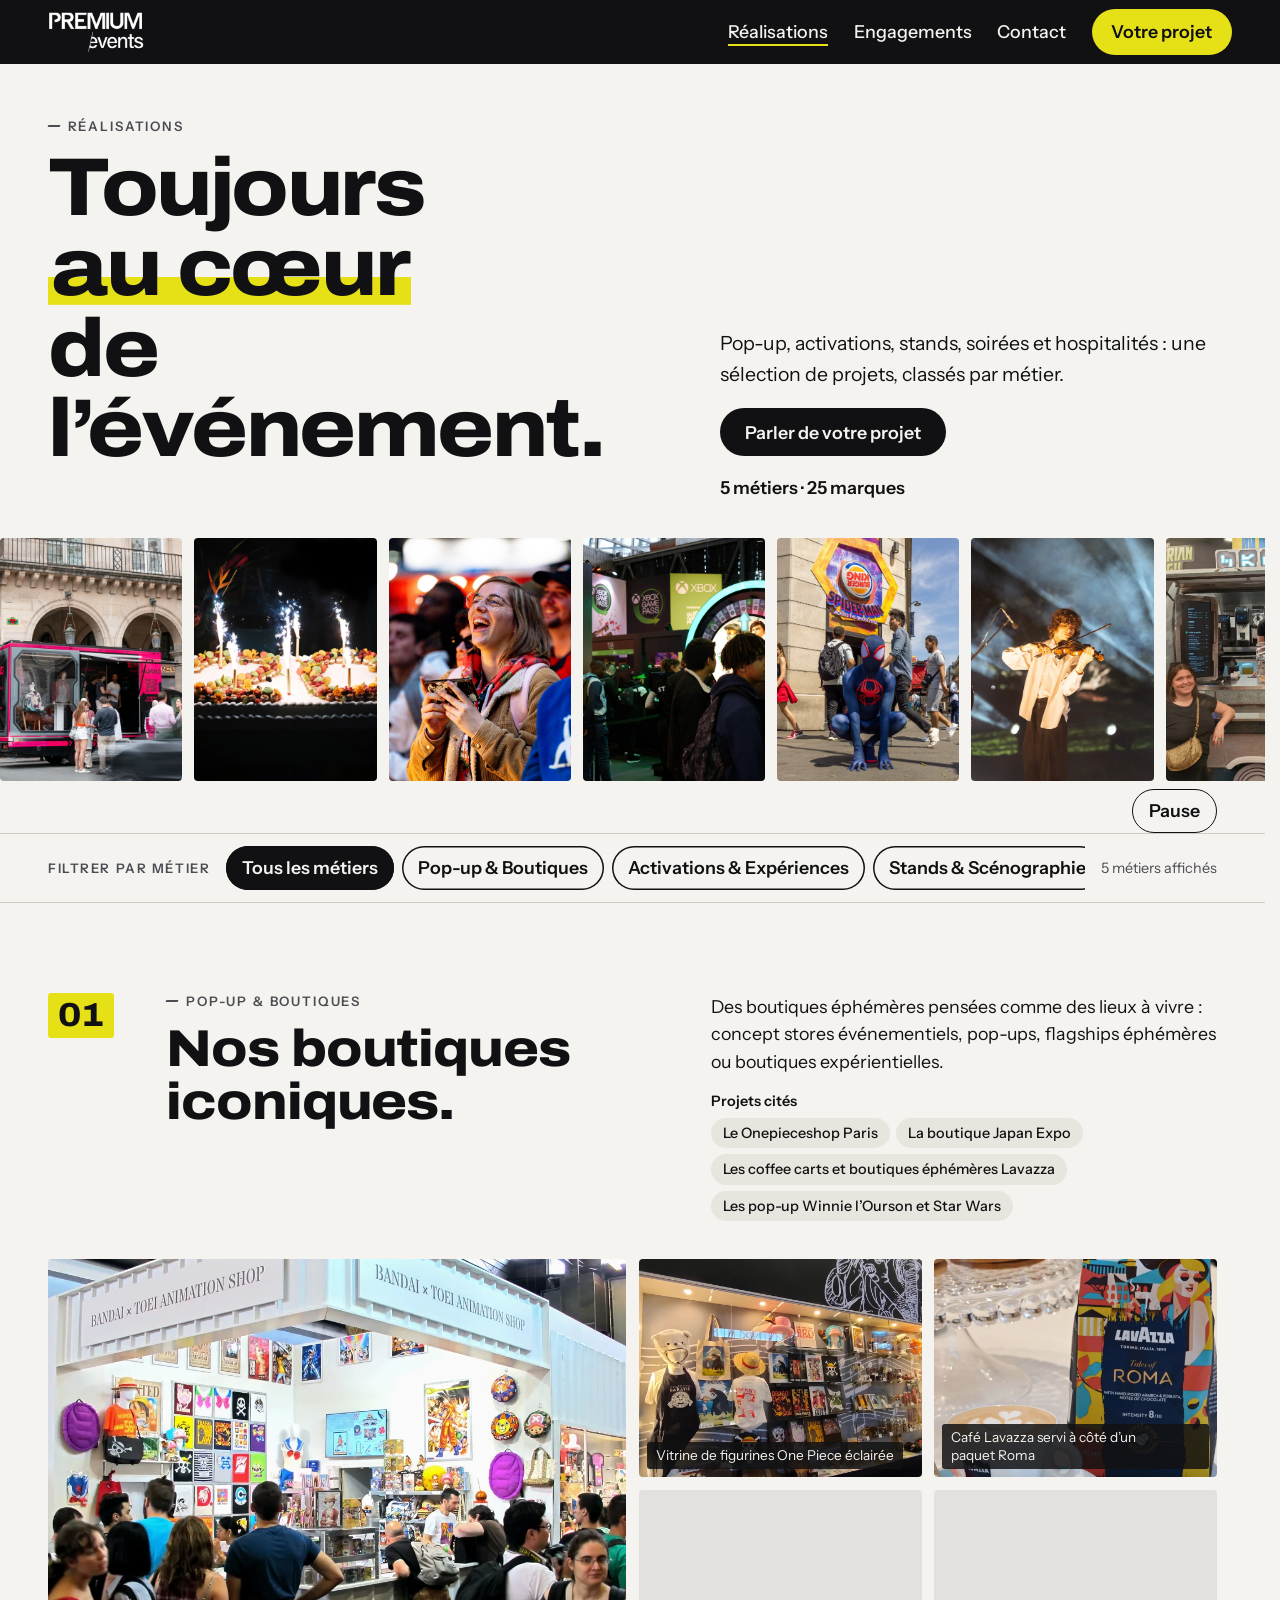
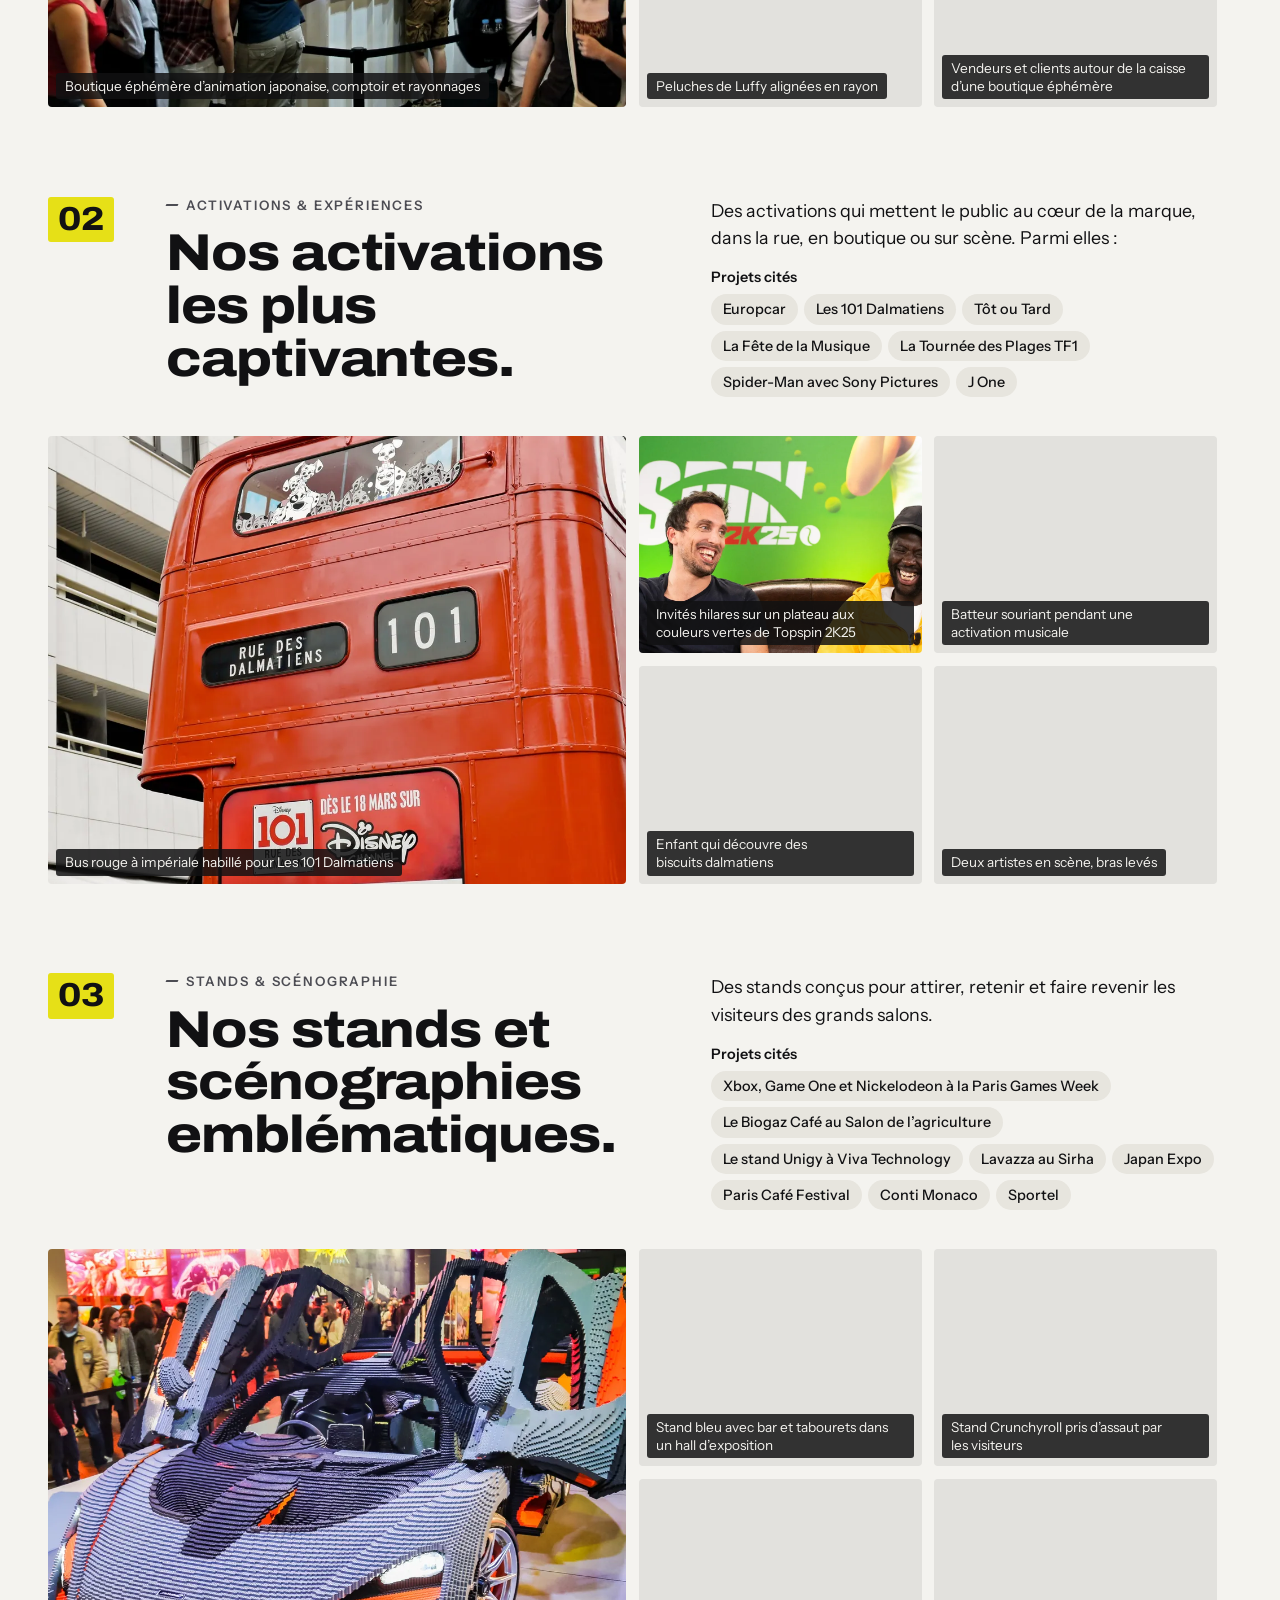
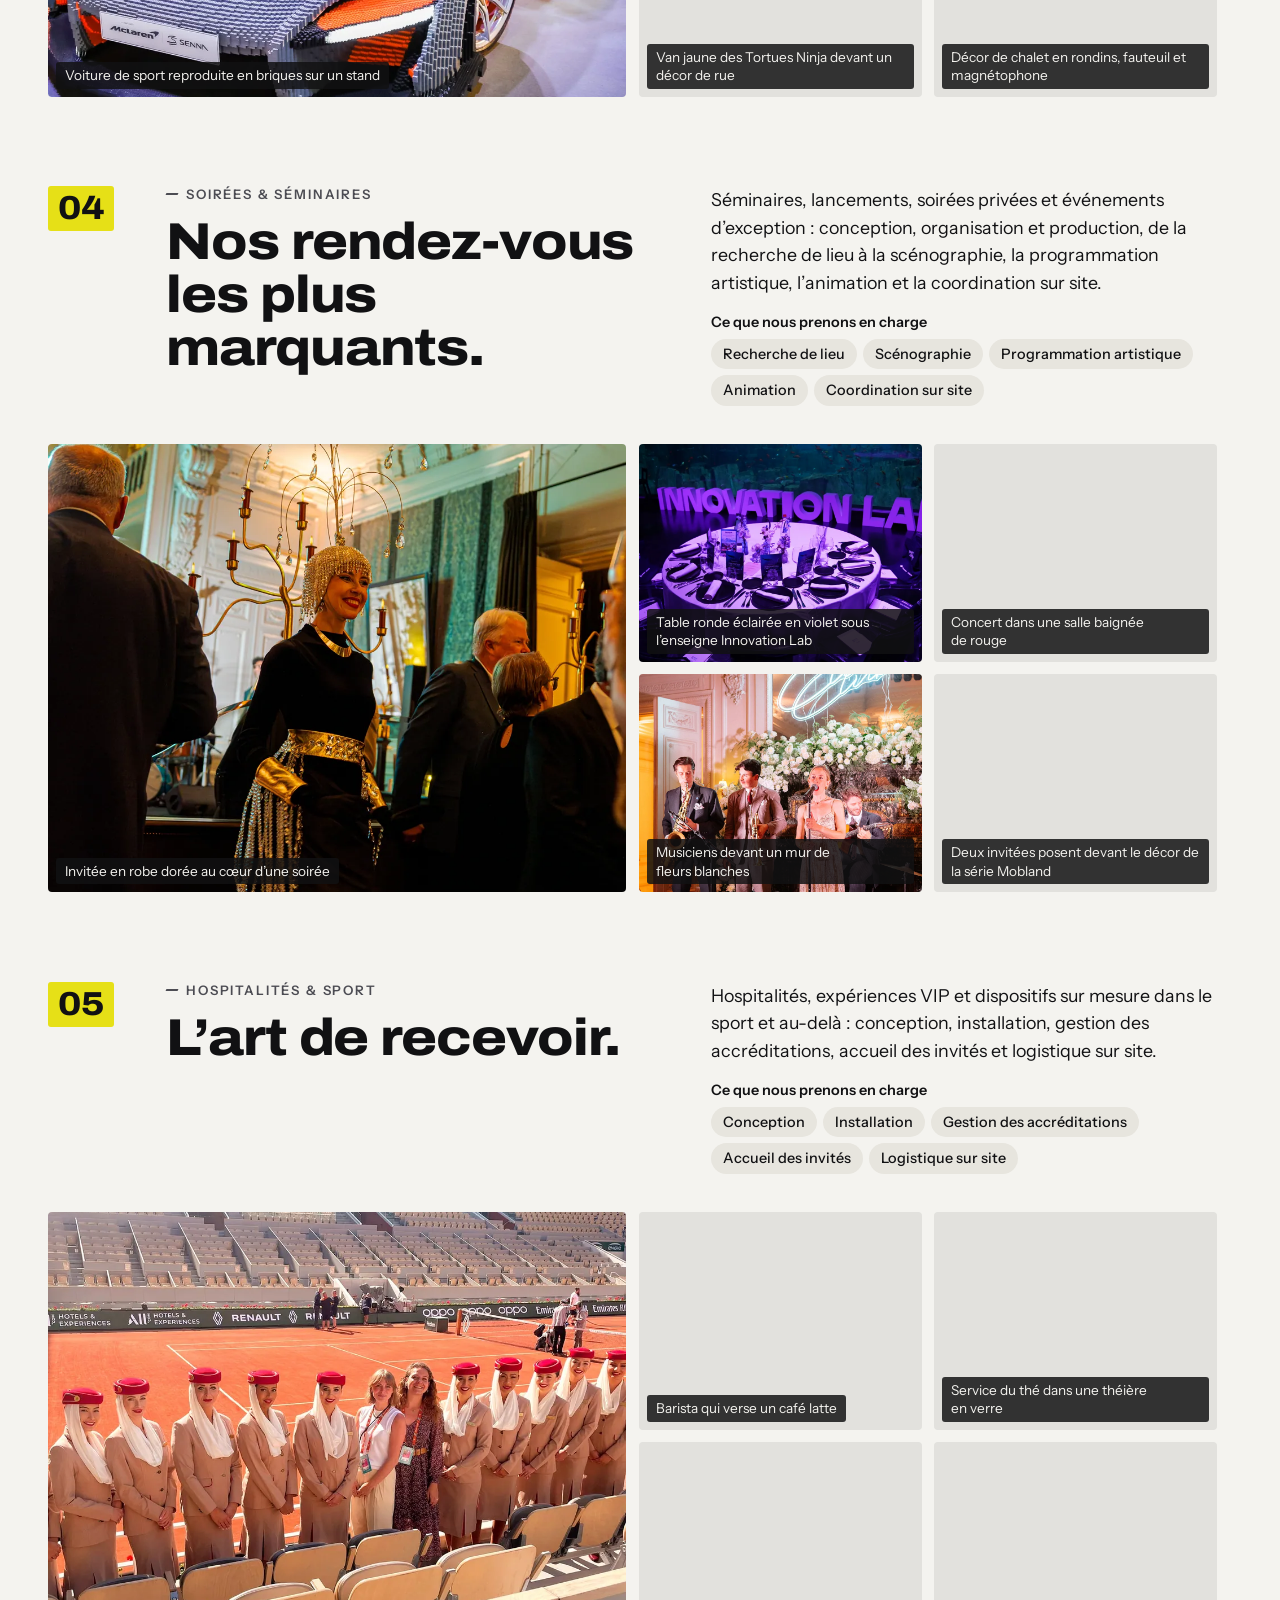
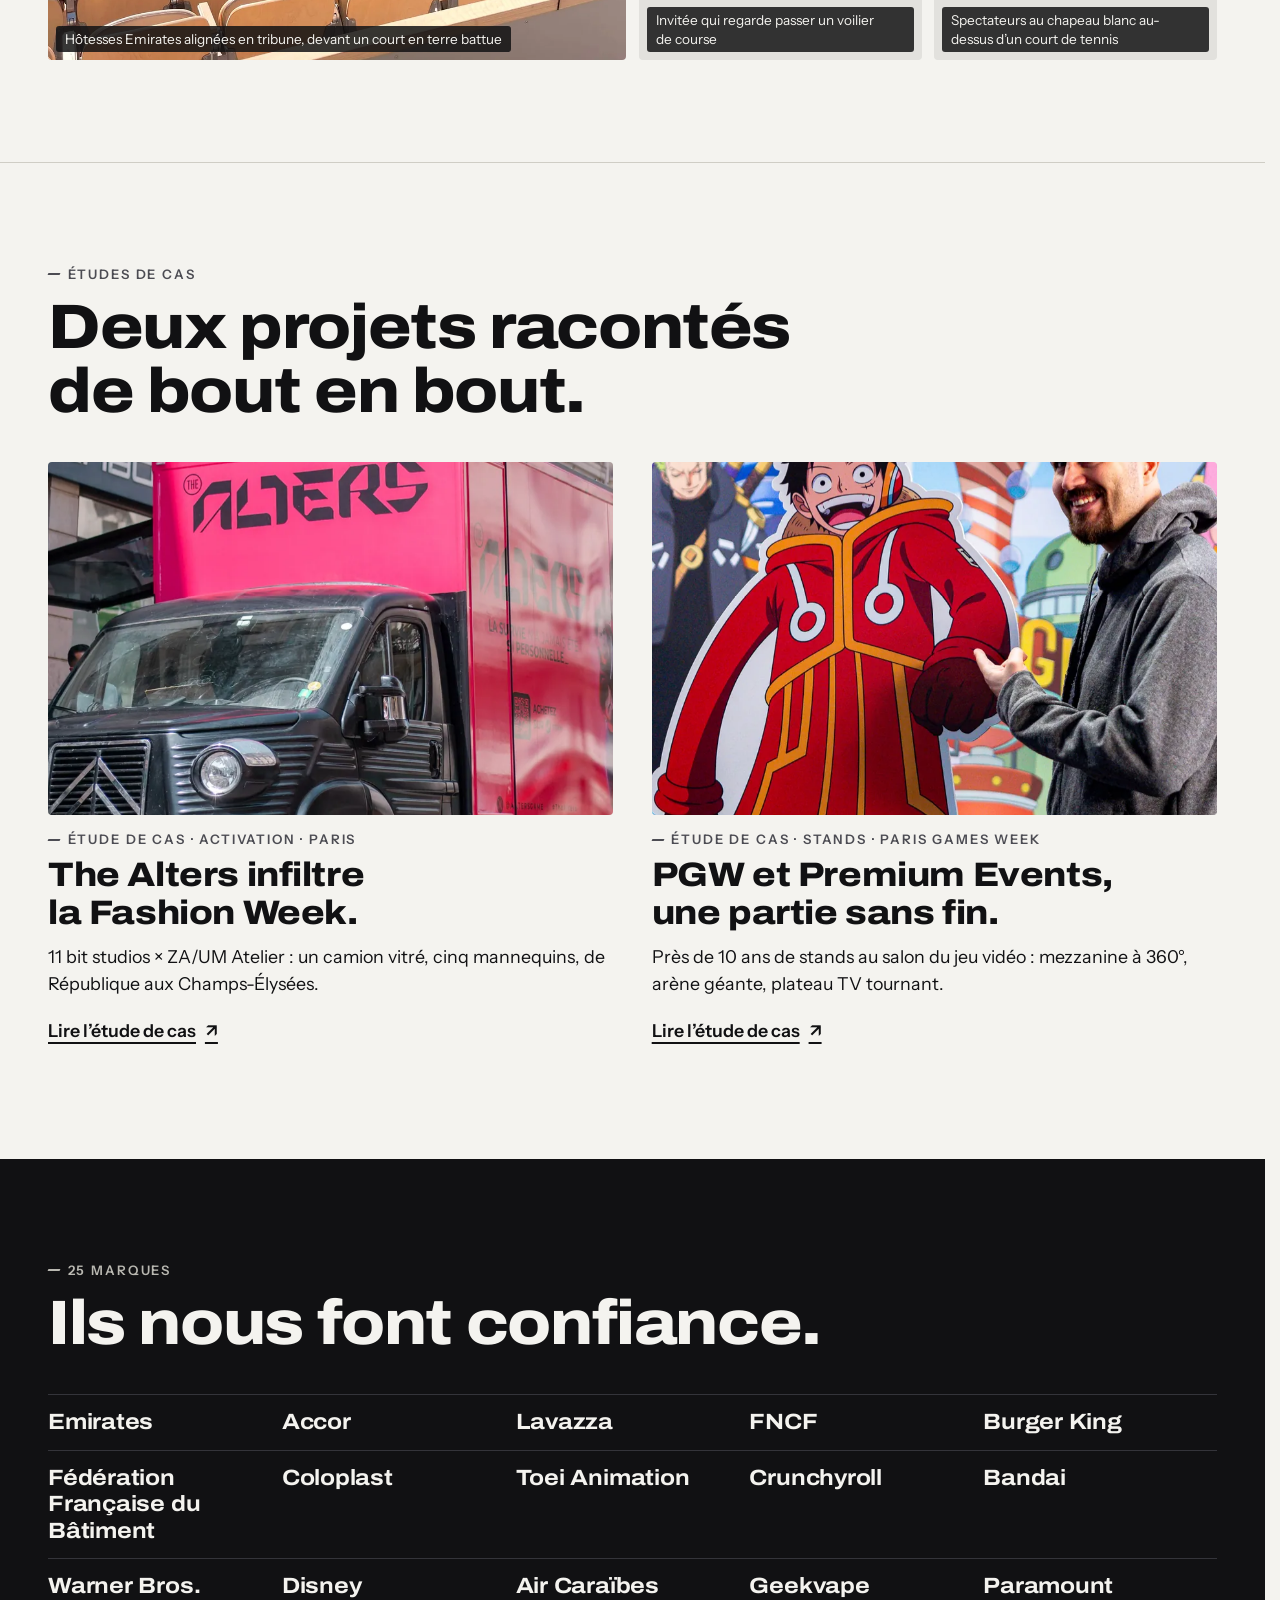
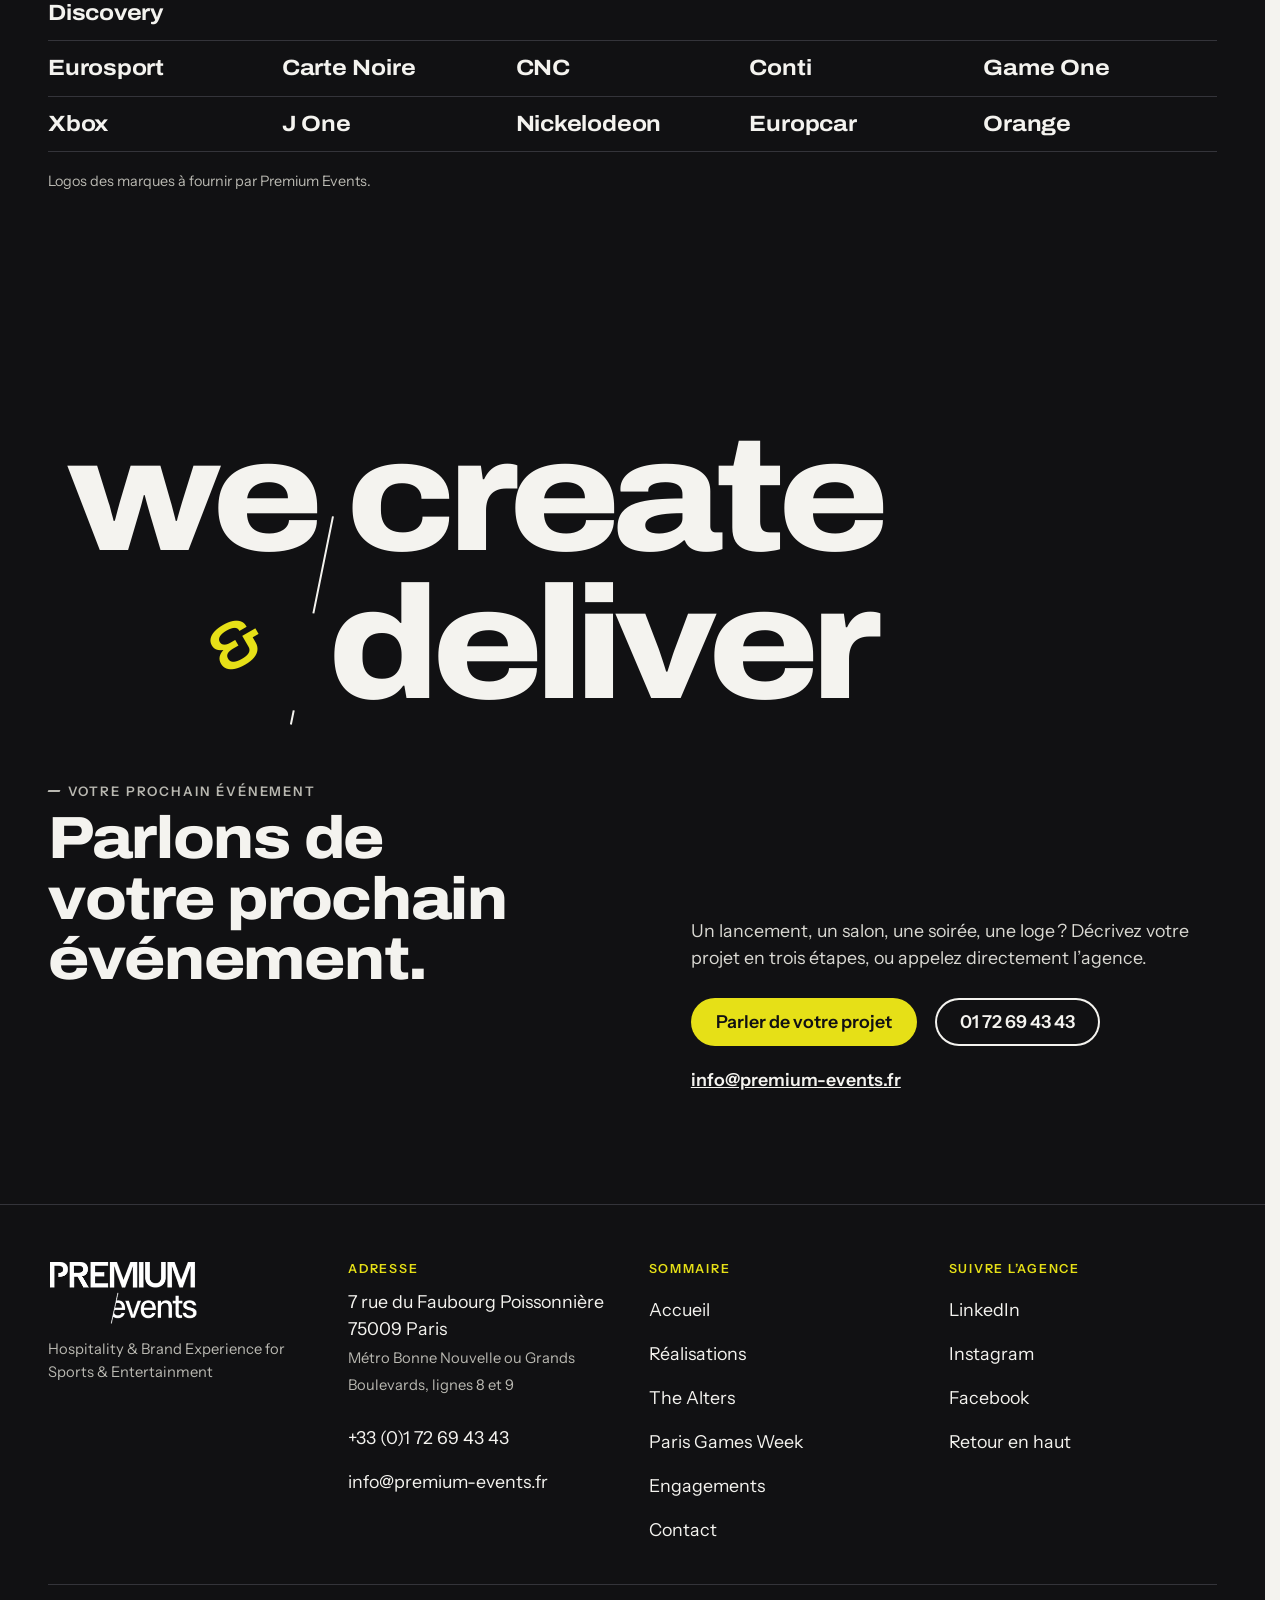
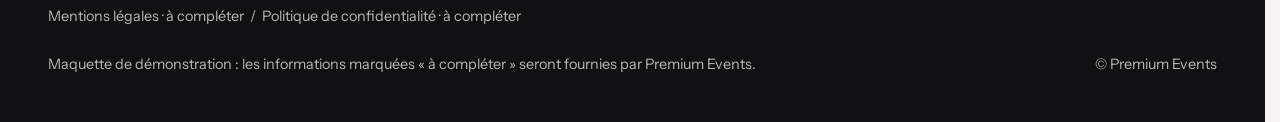
<file: realisations.html>
<!doctype html>
<html lang="fr" data-v="2" data-curseur>
<head>
<meta charset="utf-8">
<meta name="viewport" content="width=device-width, initial-scale=1, viewport-fit=cover">
<title>Réalisations : Premium Events</title>
<meta name="description" content="Pop-up, activations, stands, soirées et hospitalités : les réalisations de Premium Events, classées par métier.">
<meta name="robots" content="noindex, nofollow">
<link rel="canonical" href="https://premium-events-maquette.vercel.app/realisations">
<style>:root{--fond:#F4F3EF;--texte:#111113;--voile-fond:#111113;--ouverture-fond:#111113;--menu-fond:#111113}:root { --entete-h: 72px; --barres-h: 0px; } html { background: var(--fond); color: var(--texte); scrollbar-gutter: stable; } body { margin: 0; background: var(--fond); } html.js:not(.secours):not([data-arrivee="retour"]) [data-anime] { opacity: 0; } html.js:not(.secours):not([data-arrivee="retour"]) [data-anime].vu { opacity: 1; } [data-voile] { position: fixed; inset: 0; z-index: 900; background: var(--voile-fond); transform: translateY(100%); visibility: hidden; pointer-events: none; } html[data-arrivee="voile"]:not(.voile-leve):not(.secours) [data-voile] { transform: none; visibility: visible; } html.secours [data-voile] { visibility: hidden !important; } .ouverture-panneau { position: fixed; inset: 0; z-index: 850; display: none; place-content: center; justify-items: center; background: var(--ouverture-fond, var(--voile-fond)); color: var(--fond); text-align: center; } html.js[data-arrivee="intro"]:not(.secours):not(.intro-finie) .ouverture-panneau { display: grid; } html.defilement-bloque, html.defilement-bloque body, html.js[data-arrivee="intro"]:not(.secours):not(.intro-finie), html.js[data-arrivee="intro"]:not(.secours):not(.intro-finie) body, html[data-arrivee="voile"]:not(.voile-leve):not(.secours), html[data-arrivee="voile"]:not(.voile-leve):not(.secours) body { overflow: hidden; } html.js[data-arrivee="intro"]:not(.secours):not(.intro-finie) { background-color: var(--ouverture-fond, var(--voile-fond)); } html[data-arrivee="voile"]:not(.voile-leve):not(.secours) { background-color: var(--voile-fond); }</style>
<script>(function () {
var d = document.documentElement, ss = null, ls = null;
try { ss = window.sessionStorage; ls = window.localStorage; } catch (e) {}
d.classList.add('js');
var nav = performance.getEntriesByType ? performance.getEntriesByType('navigation')[0] : null;
var type = nav ? nav.type : 'navigate';
var depart = null;
try { depart = JSON.parse(ss.getItem('socle:depart') || 'null'); ss.removeItem('socle:depart'); } catch (e) {}
if (depart && !(Date.now() - depart.t < 15000)) depart = null;
var mode = type === 'back_forward' ? 'retour' : type === 'reload' ? 'intro' : depart ? 'voile' : 'intro';
d.setAttribute('data-arrivee', mode);
if (mode === 'voile' && depart.couleur) d.style.setProperty('--voile-fond', depart.couleur);
if (type === 'reload' && 'scrollRestoration' in history) {
history.scrollRestoration = 'manual';
}
try {
var choisie = ls && ls.getItem('socle:langue');
var langue = (d.lang || '').slice(0, 2);
if (choisie && choisie !== langue && type === 'navigate' && !depart) {
var alt = document.querySelector('link[rel="alternate"][hreflang="' + choisie + '"]');
if (alt) location.replace(new URL(alt.href).pathname + location.search + location.hash);
}
} catch (e) {}
setTimeout(function () { if (!d.classList.contains('demarre')) d.classList.add('secours'); }, 2000);
})();</script>
<link rel="preload" href="/assets/polices/archivo-titres.woff2" as="font" type="font/woff2" crossorigin>
<link rel="preload" href="/assets/polices/instrument-sans.woff2" as="font" type="font/woff2" crossorigin>
<link rel="stylesheet" href="/assets/css/socle.css?v=2">
<link rel="stylesheet" href="/assets/css/site.css?v=2">
<link rel="modulepreload" href="/assets/js/site.js?v=2">
<link rel="modulepreload" href="/assets/js/socle/index.js?v=2">
<script src="/assets/vendor/gsap.min.js" defer></script>
<script src="/assets/vendor/ScrollTrigger.min.js" defer></script>
<script src="/assets/vendor/SplitText.min.js" defer></script>
<script type="module" src="/assets/js/site.js?v=2"></script>
<meta name="theme-color" content="#111113">
<link rel="icon" href="/assets/images/favicon.png" type="image/png" sizes="64x64">
<link rel="apple-touch-icon" href="/assets/images/apple-touch-icon.png">
<meta property="og:type" content="website">
<meta property="og:site_name" content="Premium Events">
<meta property="og:locale" content="fr_FR">
<meta property="og:title" content="Réalisations : Premium Events">
<meta property="og:description" content="Pop-up, activations, stands, soirées et hospitalités : les réalisations de Premium Events, classées par métier.">
<meta property="og:url" content="https://premium-events-maquette.vercel.app/realisations">
<meta property="og:image" content="https://premium-events-maquette.vercel.app/assets/partage/realisations-fr.jpg">
<meta property="og:image:width" content="1200">
<meta property="og:image:height" content="630">
<meta property="og:image:alt" content="Réalisations de Premium Events">
<meta name="twitter:card" content="summary_large_image">
<script type="application/ld+json">{"@context":"https://schema.org","@type":"Organization","name":"Premium Events","url":"https://premium-events-maquette.vercel.app/","telephone":"+33172694343","email":"info@premium-events.fr","slogan":"Hospitality & Brand Experience for Sports & Entertainment","address":{"@type":"PostalAddress","streetAddress":"7 rue du Faubourg Poissonnière","postalCode":"75009","addressLocality":"Paris","addressCountry":"FR"},"sameAs":["https://www.linkedin.com/company/premium-events/","https://www.instagram.com/premiumevents_agence","https://www.facebook.com/AgencePremiumEvents"],"description":"Agence de communication événementielle à Paris : hospitalités et expériences de marque pour le sport et le divertissement (pop-up et boutiques, activations, stands et scénographie, soirées et séminaires, hospitalités)."}</script>
</head>
<body id="haut">
<div data-voile data-forme="coupe" aria-hidden="true"><div class="voile-contenu"><img src="/assets/images/logo-clair.png" alt="" width="298" height="124"><span class="voile-barre"></span><span data-voile-libelle>Réalisations</span></div></div>
<div class="ouverture-panneau" data-ouverture aria-hidden="true">
  <img class="ouverture-logo" src="/assets/images/logo-clair.png" alt="" width="298" height="124" data-ouverture-objet>
  <p class="ouverture-ligne">Hospitality &amp; Brand Experience</p>
  <svg class="ouverture-coupe" viewBox="0 0 100 100" preserveAspectRatio="none" aria-hidden="true"><line x1="59" y1="0" x2="41" y2="100" pathLength="1" vector-effect="non-scaling-stroke"/></svg>
</div>
<a class="evitement" href="#contenu">Aller au contenu</a>
<header data-entete>
  <div class="entete-rangee">
    <a class="entete-logo" aria-label="Premium Events, Accueil" href="/" data-libelle="Accueil">
      <img src="/assets/images/logo-clair.png" alt="Premium Events" width="298" height="124">
    </a>
    <nav data-nav aria-label="Navigation principale">
      <ul><li><a href="/realisations" data-libelle="Réalisations" aria-current="page">Réalisations</a></li><li><a href="/engagements" data-libelle="Engagements">Engagements</a></li><li><a href="/contact" data-libelle="Contact">Contact</a></li></ul>
    </nav>
    <div class="entete-actions">
      <a class="bouton" href="/contact#brief" data-libelle="Contact">Votre projet</a>
      <button type="button" data-menu-bouton aria-controls="menu" aria-expanded="false" data-libelle-ouvrir="Menu" data-libelle-fermer="Fermer"><span data-libelle-bouton>Menu</span></button>
      <a class="menu-sansjs" href="#menu" data-menu-lien>Menu</a>
    </div>
  </div>
</header>
<script>/* Avant le premier affichage : rangées de la navigation (même règle que ajusterNav dans assets/js/socle/entete.js)
   et hauteur réelle de l'en-tête, pour que rien ne saute quand le JavaScript du site prend la main. */
(function () {
  var h = document.documentElement, u = document.querySelector('[data-nav] ul'), e = document.querySelector('[data-entete]');
  if (u) {
    var deborde = function () { return u.scrollWidth > u.clientWidth + 1; }, c = deborde();
    if (c && window.matchMedia('(min-width: 900px)').matches) {
      h.classList.add('nav-deux-rangees'); c = deborde();
      if (c) { h.classList.add('nav-deux-lignes'); var a = u.querySelector('a'); c = !a || u.getBoundingClientRect().height > a.getBoundingClientRect().height * 2.5; }
      if (c) h.classList.remove('nav-deux-rangees', 'nav-deux-lignes');
    }
    if (c) h.classList.add('nav-compacte');
  }
  if (e) h.style.setProperty('--entete-h', Math.round(e.getBoundingClientRect().height) + 'px');
})();</script>
<span id="menu-ferme" aria-hidden="true"></span>
<div id="menu" data-menu role="dialog" aria-modal="true" aria-label="Menu">
  <p class="menu-sansjs-fermer"><a href="#menu-ferme">Fermer</a></p>
  <ul><li style="--i:0"><a href="/" class="menu-lien" data-libelle="Accueil">Accueil</a></li><li style="--i:1"><a href="/realisations" class="menu-lien" data-libelle="Réalisations" aria-current="page">Réalisations</a></li><li style="--i:2" class="menu-sous"><a href="/the-alters" class="menu-lien" data-libelle="The Alters">The Alters</a></li><li style="--i:3" class="menu-sous"><a href="/paris-games-week" class="menu-lien" data-libelle="Paris Games Week">Paris Games Week</a></li><li style="--i:4"><a href="/engagements" class="menu-lien" data-libelle="Engagements">Engagements</a></li><li style="--i:5"><a href="/contact" class="menu-lien" data-libelle="Contact">Contact</a></li></ul>
  <p class="menu-contact"><a class="bouton" href="tel:+33172694343">Appeler 01 72 69 43 43</a> <a class="menu-mail" href="mailto:info@premium-events.fr">info@premium-events.fr</a></p>
</div>
<main id="contenu" tabindex="-1">
<section class="ouv ouv--realisations" id="debut">
  <div class="conteneur ouv-rea">
    <div class="ouv-rea-titre">
      <p class="surtitre ouv-f">Réalisations</p>
      <h1 class="ouv-titre" data-anime="gsap"><span class="ouv-m"><span class="ouv-l">Toujours</span></span><span class="ouv-m"><span class="ouv-l"><span class="surligne surligne--fixe">au cœur</span></span></span><span class="ouv-m"><span class="ouv-l">de l’événement.</span></span></h1>
    </div>
    <div class="ouv-rea-cote">
      <p class="ouv-intro ouv-f masque-petit">Pop-up, activations, stands, soirées et hospitalités : une sélection de projets, classés par métier.</p>
      <p class="ouv-actions ouv-f"><a href="/contact#brief" class="bouton bouton--noir" data-libelle="Contact" data-action-principale data-survol="magnetique">Parler de votre projet</a></p>
      <p class="ouv-info ouv-f" data-info-cle>5 métiers · 25 marques</p>
    </div>
  </div>
  <div class="bande" id="bande" data-boucle-css data-effet="bande" data-iris-centre role="region" aria-label="Photos de réalisations, en défilement">
    <ul class="bande-piste"><li><figure class="media bande-media" style="--cadrage:50% 50%">
  <picture>
    <img src="/assets/images/bande-1-1600.webp" srcset="/assets/images/bande-1-1024.webp 1024w, /assets/images/bande-1-1168.webp 1168w, /assets/images/bande-1-1600.webp 1600w" sizes="(max-width: 760px) 40vw, 18vw" alt="Le camion The Alters sous les arcades d’une rue parisienne" width="1600" height="2133" fetchpriority="high" loading="eager" decoding="async">
  </picture>
</figure></li><li><figure class="media bande-media" style="--cadrage:50% 50%">
  <picture>
    <img src="/assets/images/bande-2-1168.webp" srcset="/assets/images/bande-2-1024.webp 1024w, /assets/images/bande-2-1168.webp 1168w" sizes="(max-width: 760px) 40vw, 18vw" alt="Gâteau d’anniversaire couvert de feux de Bengale" width="1168" height="1557" fetchpriority="high" loading="eager" decoding="async">
  </picture>
</figure></li><li><figure class="media bande-media" style="--cadrage:50% 50%">
  <picture>
    <img src="/assets/images/bande-3-1600.webp" srcset="/assets/images/bande-3-1024.webp 1024w, /assets/images/bande-3-1168.webp 1168w, /assets/images/bande-3-1600.webp 1600w" sizes="(max-width: 760px) 40vw, 18vw" alt="Joueuse qui éclate de rire, manette en main" width="1600" height="2133" fetchpriority="high" loading="eager" decoding="async">
  </picture>
</figure></li><li><figure class="media bande-media" style="--cadrage:50% 50%">
  <picture>
    <img src="/assets/images/bande-4-1600.webp" srcset="/assets/images/bande-4-1024.webp 1024w, /assets/images/bande-4-1168.webp 1168w, /assets/images/bande-4-1600.webp 1600w" sizes="(max-width: 760px) 40vw, 18vw" alt="Stand Xbox, visiteurs devant une roue lumineuse" width="1600" height="2133" fetchpriority="high" loading="eager" decoding="async">
  </picture>
</figure></li><li><figure class="media bande-media" style="--cadrage:50% 50%">
  <picture>
    <img src="/assets/images/bande-5-1168.webp" srcset="/assets/images/bande-5-1024.webp 1024w, /assets/images/bande-5-1168.webp 1168w" sizes="(max-width: 760px) 40vw, 18vw" alt="Spider-Man accroupi devant une boutique, passants autour" width="1168" height="1557" loading="lazy" decoding="async">
  </picture>
</figure></li><li><figure class="media bande-media" style="--cadrage:50% 50%">
  <picture>
    <img src="/assets/images/bande-6-1168.webp" srcset="/assets/images/bande-6-1024.webp 1024w, /assets/images/bande-6-1168.webp 1168w" sizes="(max-width: 760px) 40vw, 18vw" alt="Violoniste dans un faisceau de lumière bleue" width="1168" height="1557" loading="lazy" decoding="async">
  </picture>
</figure></li><li><figure class="media bande-media" style="--cadrage:50% 50%">
  <picture>
    <img src="/assets/images/bande-7-1600.webp" srcset="/assets/images/bande-7-1024.webp 1024w, /assets/images/bande-7-1168.webp 1168w, /assets/images/bande-7-1600.webp 1600w" sizes="(max-width: 760px) 40vw, 18vw" alt="Équipe souriante devant un food truck à café" width="1600" height="2133" loading="lazy" decoding="async">
  </picture>
</figure></li><li><figure class="media bande-media" style="--cadrage:50% 50%">
  <picture>
    <img src="/assets/images/bande-8-1168.webp" srcset="/assets/images/bande-8-1024.webp 1024w, /assets/images/bande-8-1168.webp 1168w" sizes="(max-width: 760px) 40vw, 18vw" alt="Deux intervenants sur un plateau, micros en main" width="1168" height="1557" loading="lazy" decoding="async">
  </picture>
</figure></li><li aria-hidden="true"><figure class="media bande-media" style="--cadrage:50% 50%">
  <picture>
    <img src="/assets/images/bande-1-1600.webp" srcset="/assets/images/bande-1-1024.webp 1024w, /assets/images/bande-1-1168.webp 1168w, /assets/images/bande-1-1600.webp 1600w" sizes="(max-width: 760px) 40vw, 18vw" alt="" width="1600" height="2133" loading="lazy" decoding="async">
  </picture>
</figure></li><li aria-hidden="true"><figure class="media bande-media" style="--cadrage:50% 50%">
  <picture>
    <img src="/assets/images/bande-2-1168.webp" srcset="/assets/images/bande-2-1024.webp 1024w, /assets/images/bande-2-1168.webp 1168w" sizes="(max-width: 760px) 40vw, 18vw" alt="" width="1168" height="1557" loading="lazy" decoding="async">
  </picture>
</figure></li><li aria-hidden="true"><figure class="media bande-media" style="--cadrage:50% 50%">
  <picture>
    <img src="/assets/images/bande-3-1600.webp" srcset="/assets/images/bande-3-1024.webp 1024w, /assets/images/bande-3-1168.webp 1168w, /assets/images/bande-3-1600.webp 1600w" sizes="(max-width: 760px) 40vw, 18vw" alt="" width="1600" height="2133" loading="lazy" decoding="async">
  </picture>
</figure></li><li aria-hidden="true"><figure class="media bande-media" style="--cadrage:50% 50%">
  <picture>
    <img src="/assets/images/bande-4-1600.webp" srcset="/assets/images/bande-4-1024.webp 1024w, /assets/images/bande-4-1168.webp 1168w, /assets/images/bande-4-1600.webp 1600w" sizes="(max-width: 760px) 40vw, 18vw" alt="" width="1600" height="2133" loading="lazy" decoding="async">
  </picture>
</figure></li><li aria-hidden="true"><figure class="media bande-media" style="--cadrage:50% 50%">
  <picture>
    <img src="/assets/images/bande-5-1168.webp" srcset="/assets/images/bande-5-1024.webp 1024w, /assets/images/bande-5-1168.webp 1168w" sizes="(max-width: 760px) 40vw, 18vw" alt="" width="1168" height="1557" loading="lazy" decoding="async">
  </picture>
</figure></li><li aria-hidden="true"><figure class="media bande-media" style="--cadrage:50% 50%">
  <picture>
    <img src="/assets/images/bande-6-1168.webp" srcset="/assets/images/bande-6-1024.webp 1024w, /assets/images/bande-6-1168.webp 1168w" sizes="(max-width: 760px) 40vw, 18vw" alt="" width="1168" height="1557" loading="lazy" decoding="async">
  </picture>
</figure></li><li aria-hidden="true"><figure class="media bande-media" style="--cadrage:50% 50%">
  <picture>
    <img src="/assets/images/bande-7-1600.webp" srcset="/assets/images/bande-7-1024.webp 1024w, /assets/images/bande-7-1168.webp 1168w, /assets/images/bande-7-1600.webp 1600w" sizes="(max-width: 760px) 40vw, 18vw" alt="" width="1600" height="2133" loading="lazy" decoding="async">
  </picture>
</figure></li><li aria-hidden="true"><figure class="media bande-media" style="--cadrage:50% 50%">
  <picture>
    <img src="/assets/images/bande-8-1168.webp" srcset="/assets/images/bande-8-1024.webp 1024w, /assets/images/bande-8-1168.webp 1168w" sizes="(max-width: 760px) 40vw, 18vw" alt="" width="1168" height="1557" loading="lazy" decoding="async">
  </picture>
</figure></li></ul>
  </div>
  <p class="bande-pause-zone conteneur"><button type="button" class="ruban-pause ruban-pause--sombre" data-pause-pour="bande" data-libelle-pause="Pause" data-libelle-lecture="Lecture"><span data-libelle-bouton>Pause</span></button></p>
</section>
<section class="rea" id="realisations" aria-labelledby="filtres-titre">
  <div class="filtres" data-filtres>
    <div class="conteneur filtres-rangee">
      <h2 class="filtres-titre" id="filtres-titre">Filtrer par métier</h2>
      <div class="filtres-boutons" role="group" aria-labelledby="filtres-titre">
        <button type="button" class="filtre" data-filtre="tous" aria-pressed="true">Tous les métiers</button>
        <button type="button" class="filtre" data-filtre="popup" aria-pressed="false">Pop-up &amp; Boutiques</button><button type="button" class="filtre" data-filtre="activations" aria-pressed="false">Activations &amp; Expériences</button><button type="button" class="filtre" data-filtre="stands" aria-pressed="false">Stands &amp; Scénographie</button><button type="button" class="filtre" data-filtre="soirees" aria-pressed="false">Soirées &amp; Séminaires</button><button type="button" class="filtre" data-filtre="hospitalites" aria-pressed="false">Hospitalités &amp; Sport</button>
      </div>
      <p class="filtres-etat" aria-live="polite" data-resultat-un="{n} métier affiché" data-resultat-plusieurs="{n} métiers affichés"></p>
    </div>
  </div>
  <article class="chapitre" id="popup" data-metier="popup" aria-labelledby="chap-popup">
    <div class="conteneur chapitre-tete">
      <p class="chapitre-num" aria-hidden="true">01</p>
      <div>
        <p class="surtitre" data-anime>Pop-up &amp; Boutiques</p>
        <h2 id="chap-popup" data-anime="lignes">Nos boutiques iconiques.</h2>
      </div>
      <div class="chapitre-texte" data-anime>
        <p>Des boutiques éphémères pensées comme des lieux à vivre : concept stores événementiels, pop-ups, flagships éphémères ou boutiques expérientielles.</p>
        <p class="chapitre-projets-titre">Projets cités</p>
        <ul class="puces"><li>Le Onepieceshop Paris</li><li>La boutique Japan Expo</li><li>Les coffee carts et boutiques éphémères Lavazza</li><li>Les pop-up Winnie l’Ourson et Star Wars</li></ul>
      </div>
    </div>
    <ul class="conteneur mosaique" data-anime="cascade">
      <li class="mosaique-1" id="photo-popup-1"><a class="zoom" href="#photo-popup-1" data-visionneuse data-sans-transition aria-label="Agrandir la photo : Boutique éphémère d’animation japonaise, comptoir et rayonnages"><figure class="media mosaique-media" style="--cadrage:50% 50%">
  <picture>
    <img src="/assets/images/popup-1-1600.webp" srcset="/assets/images/popup-1-1024.webp 1024w, /assets/images/popup-1-1168.webp 1168w, /assets/images/popup-1-1600.webp 1600w" sizes="(max-width: 760px) 100vw, 50vw" alt="Boutique éphémère d’animation japonaise, comptoir et rayonnages" width="1600" height="1600" loading="lazy" decoding="async">
  </picture><figcaption class="media-legende">Boutique éphémère d’animation japonaise, comptoir et rayonnages</figcaption>
</figure><span class="zoom-signe" aria-hidden="true"><svg viewBox="0 0 24 24"><path d="M12 5v14M5 12h14"/></svg></span></a></li><li class="mosaique-2" id="photo-popup-2"><a class="zoom" href="#photo-popup-2" data-visionneuse data-sans-transition aria-label="Agrandir la photo : Vitrine de figurines One Piece éclairée"><figure class="media mosaique-media" style="--cadrage:50% 50%">
  <picture>
    <img src="/assets/images/popup-2-1600.webp" srcset="/assets/images/popup-2-1024.webp 1024w, /assets/images/popup-2-1168.webp 1168w, /assets/images/popup-2-1600.webp 1600w" sizes="(max-width: 760px) 50vw, 25vw" alt="Vitrine de figurines One Piece éclairée" width="1600" height="2000" loading="lazy" decoding="async">
  </picture><figcaption class="media-legende">Vitrine de figurines One Piece éclairée</figcaption>
</figure><span class="zoom-signe" aria-hidden="true"><svg viewBox="0 0 24 24"><path d="M12 5v14M5 12h14"/></svg></span></a></li><li class="mosaique-3" id="photo-popup-3"><a class="zoom" href="#photo-popup-3" data-visionneuse data-sans-transition aria-label="Agrandir la photo : Café Lavazza servi à côté d’un paquet Roma"><figure class="media mosaique-media" style="--cadrage:50% 50%">
  <picture>
    <img src="/assets/images/popup-3-1168.webp" srcset="/assets/images/popup-3-1024.webp 1024w, /assets/images/popup-3-1168.webp 1168w" sizes="(max-width: 760px) 50vw, 25vw" alt="Café Lavazza servi à côté d’un paquet Roma" width="1168" height="1460" loading="lazy" decoding="async">
  </picture><figcaption class="media-legende">Café Lavazza servi à côté d’un paquet Roma</figcaption>
</figure><span class="zoom-signe" aria-hidden="true"><svg viewBox="0 0 24 24"><path d="M12 5v14M5 12h14"/></svg></span></a></li><li class="mosaique-4" id="photo-popup-4"><a class="zoom" href="#photo-popup-4" data-visionneuse data-sans-transition aria-label="Agrandir la photo : Peluches de Luffy alignées en rayon"><figure class="media mosaique-media" style="--cadrage:50% 50%">
  <picture>
    <img src="/assets/images/popup-4-1600.webp" srcset="/assets/images/popup-4-1024.webp 1024w, /assets/images/popup-4-1168.webp 1168w, /assets/images/popup-4-1600.webp 1600w" sizes="(max-width: 760px) 50vw, 25vw" alt="Peluches de Luffy alignées en rayon" width="1600" height="2001" loading="lazy" decoding="async">
  </picture><figcaption class="media-legende">Peluches de Luffy alignées en rayon</figcaption>
</figure><span class="zoom-signe" aria-hidden="true"><svg viewBox="0 0 24 24"><path d="M12 5v14M5 12h14"/></svg></span></a></li><li class="mosaique-5" id="photo-popup-5"><a class="zoom" href="#photo-popup-5" data-visionneuse data-sans-transition aria-label="Agrandir la photo : Vendeurs et clients autour de la caisse d’une boutique éphémère"><figure class="media mosaique-media" style="--cadrage:50% 50%">
  <picture>
    <img src="/assets/images/popup-5-1168.webp" srcset="/assets/images/popup-5-1024.webp 1024w, /assets/images/popup-5-1168.webp 1168w" sizes="(max-width: 760px) 50vw, 25vw" alt="Vendeurs et clients autour de la caisse d’une boutique éphémère" width="1168" height="1461" loading="lazy" decoding="async">
  </picture><figcaption class="media-legende">Vendeurs et clients autour de la caisse d’une boutique éphémère</figcaption>
</figure><span class="zoom-signe" aria-hidden="true"><svg viewBox="0 0 24 24"><path d="M12 5v14M5 12h14"/></svg></span></a></li>
    </ul>
  </article><article class="chapitre" id="activations" data-metier="activations" aria-labelledby="chap-activations">
    <div class="conteneur chapitre-tete">
      <p class="chapitre-num" aria-hidden="true">02</p>
      <div>
        <p class="surtitre" data-anime>Activations &amp; Expériences</p>
        <h2 id="chap-activations" data-anime="lignes">Nos activations les plus captivantes.</h2>
      </div>
      <div class="chapitre-texte" data-anime>
        <p>Des activations qui mettent le public au cœur de la marque, dans la rue, en boutique ou sur scène. Parmi elles :</p>
        <p class="chapitre-projets-titre">Projets cités</p>
        <ul class="puces"><li>Europcar</li><li>Les 101 Dalmatiens</li><li>Tôt ou Tard</li><li>La Fête de la Musique</li><li>La Tournée des Plages TF1</li><li>Spider-Man avec Sony Pictures</li><li>J One</li></ul>
      </div>
    </div>
    <ul class="conteneur mosaique" data-anime="cascade">
      <li class="mosaique-1" id="photo-activations-1"><a class="zoom" href="#photo-activations-1" data-visionneuse data-sans-transition aria-label="Agrandir la photo : Bus rouge à impériale habillé pour Les 101 Dalmatiens"><figure class="media mosaique-media" style="--cadrage:50% 50%">
  <picture>
    <img src="/assets/images/activations-1-1600.webp" srcset="/assets/images/activations-1-1024.webp 1024w, /assets/images/activations-1-1168.webp 1168w, /assets/images/activations-1-1600.webp 1600w" sizes="(max-width: 760px) 100vw, 50vw" alt="Bus rouge à impériale habillé pour Les 101 Dalmatiens" width="1600" height="1600" loading="lazy" decoding="async">
  </picture><figcaption class="media-legende">Bus rouge à impériale habillé pour Les 101 Dalmatiens</figcaption>
</figure><span class="zoom-signe" aria-hidden="true"><svg viewBox="0 0 24 24"><path d="M12 5v14M5 12h14"/></svg></span></a></li><li class="mosaique-2" id="photo-activations-2"><a class="zoom" href="#photo-activations-2" data-visionneuse data-sans-transition aria-label="Agrandir la photo : Invités hilares sur un plateau aux couleurs vertes de Topspin 2K25"><figure class="media mosaique-media" style="--cadrage:50% 50%">
  <picture>
    <img src="/assets/images/activations-2-1168.webp" srcset="/assets/images/activations-2-1024.webp 1024w, /assets/images/activations-2-1168.webp 1168w" sizes="(max-width: 760px) 50vw, 25vw" alt="Invités hilares sur un plateau aux couleurs vertes de Topspin 2K25" width="1168" height="1461" loading="lazy" decoding="async">
  </picture><figcaption class="media-legende">Invités hilares sur un plateau aux couleurs vertes de Topspin 2K25</figcaption>
</figure><span class="zoom-signe" aria-hidden="true"><svg viewBox="0 0 24 24"><path d="M12 5v14M5 12h14"/></svg></span></a></li><li class="mosaique-3" id="photo-activations-3"><a class="zoom" href="#photo-activations-3" data-visionneuse data-sans-transition aria-label="Agrandir la photo : Batteur souriant pendant une activation musicale"><figure class="media mosaique-media" style="--cadrage:50% 50%">
  <picture>
    <img src="/assets/images/activations-3-1168.webp" srcset="/assets/images/activations-3-1024.webp 1024w, /assets/images/activations-3-1168.webp 1168w" sizes="(max-width: 760px) 50vw, 25vw" alt="Batteur souriant pendant une activation musicale" width="1168" height="1461" loading="lazy" decoding="async">
  </picture><figcaption class="media-legende">Batteur souriant pendant une activation musicale</figcaption>
</figure><span class="zoom-signe" aria-hidden="true"><svg viewBox="0 0 24 24"><path d="M12 5v14M5 12h14"/></svg></span></a></li><li class="mosaique-4" id="photo-activations-4"><a class="zoom" href="#photo-activations-4" data-visionneuse data-sans-transition aria-label="Agrandir la photo : Enfant qui découvre des biscuits dalmatiens"><figure class="media mosaique-media" style="--cadrage:50% 50%">
  <picture>
    <img src="/assets/images/activations-4-1600.webp" srcset="/assets/images/activations-4-1024.webp 1024w, /assets/images/activations-4-1168.webp 1168w, /assets/images/activations-4-1600.webp 1600w" sizes="(max-width: 760px) 50vw, 25vw" alt="Enfant qui découvre des biscuits dalmatiens" width="1600" height="2000" loading="lazy" decoding="async">
  </picture><figcaption class="media-legende">Enfant qui découvre des biscuits dalmatiens</figcaption>
</figure><span class="zoom-signe" aria-hidden="true"><svg viewBox="0 0 24 24"><path d="M12 5v14M5 12h14"/></svg></span></a></li><li class="mosaique-5" id="photo-activations-5"><a class="zoom" href="#photo-activations-5" data-visionneuse data-sans-transition aria-label="Agrandir la photo : Deux artistes en scène, bras levés"><figure class="media mosaique-media" style="--cadrage:50% 50%">
  <picture>
    <img src="/assets/images/activations-5-1168.webp" srcset="/assets/images/activations-5-1024.webp 1024w, /assets/images/activations-5-1168.webp 1168w" sizes="(max-width: 760px) 50vw, 25vw" alt="Deux artistes en scène, bras levés" width="1168" height="1461" loading="lazy" decoding="async">
  </picture><figcaption class="media-legende">Deux artistes en scène, bras levés</figcaption>
</figure><span class="zoom-signe" aria-hidden="true"><svg viewBox="0 0 24 24"><path d="M12 5v14M5 12h14"/></svg></span></a></li>
    </ul>
  </article><article class="chapitre" id="stands" data-metier="stands" aria-labelledby="chap-stands">
    <div class="conteneur chapitre-tete">
      <p class="chapitre-num" aria-hidden="true">03</p>
      <div>
        <p class="surtitre" data-anime>Stands &amp; Scénographie</p>
        <h2 id="chap-stands" data-anime="lignes">Nos stands et scénographies emblématiques.</h2>
      </div>
      <div class="chapitre-texte" data-anime>
        <p>Des stands conçus pour attirer, retenir et faire revenir les visiteurs des grands salons.</p>
        <p class="chapitre-projets-titre">Projets cités</p>
        <ul class="puces"><li>Xbox, Game One et Nickelodeon à la Paris Games Week</li><li>Le Biogaz Café au Salon de l’agriculture</li><li>Le stand Unigy à Viva Technology</li><li>Lavazza au Sirha</li><li>Japan Expo</li><li>Paris Café Festival</li><li>Conti Monaco</li><li>Sportel</li></ul>
      </div>
    </div>
    <ul class="conteneur mosaique" data-anime="cascade">
      <li class="mosaique-1" id="photo-stands-1"><a class="zoom" href="#photo-stands-1" data-visionneuse data-sans-transition aria-label="Agrandir la photo : Voiture de sport reproduite en briques sur un stand"><figure class="media mosaique-media" style="--cadrage:50% 50%">
  <picture>
    <img src="/assets/images/stands-1-1600.webp" srcset="/assets/images/stands-1-1024.webp 1024w, /assets/images/stands-1-1168.webp 1168w, /assets/images/stands-1-1600.webp 1600w" sizes="(max-width: 760px) 100vw, 50vw" alt="Voiture de sport reproduite en briques sur un stand" width="1600" height="1600" loading="lazy" decoding="async">
  </picture><figcaption class="media-legende">Voiture de sport reproduite en briques sur un stand</figcaption>
</figure><span class="zoom-signe" aria-hidden="true"><svg viewBox="0 0 24 24"><path d="M12 5v14M5 12h14"/></svg></span></a></li><li class="mosaique-2" id="photo-stands-2"><a class="zoom" href="#photo-stands-2" data-visionneuse data-sans-transition aria-label="Agrandir la photo : Stand bleu avec bar et tabourets dans un hall d’exposition"><figure class="media mosaique-media" style="--cadrage:50% 50%">
  <picture>
    <img src="/assets/images/stands-2-1168.webp" srcset="/assets/images/stands-2-1024.webp 1024w, /assets/images/stands-2-1168.webp 1168w" sizes="(max-width: 760px) 50vw, 25vw" alt="Stand bleu avec bar et tabourets dans un hall d’exposition" width="1168" height="1460" loading="lazy" decoding="async">
  </picture><figcaption class="media-legende">Stand bleu avec bar et tabourets dans un hall d’exposition</figcaption>
</figure><span class="zoom-signe" aria-hidden="true"><svg viewBox="0 0 24 24"><path d="M12 5v14M5 12h14"/></svg></span></a></li><li class="mosaique-3" id="photo-stands-3"><a class="zoom" href="#photo-stands-3" data-visionneuse data-sans-transition aria-label="Agrandir la photo : Stand Crunchyroll pris d’assaut par les visiteurs"><figure class="media mosaique-media" style="--cadrage:50% 50%">
  <picture>
    <img src="/assets/images/stands-3-1600.webp" srcset="/assets/images/stands-3-1024.webp 1024w, /assets/images/stands-3-1168.webp 1168w, /assets/images/stands-3-1600.webp 1600w" sizes="(max-width: 760px) 50vw, 25vw" alt="Stand Crunchyroll pris d’assaut par les visiteurs" width="1600" height="2000" loading="lazy" decoding="async">
  </picture><figcaption class="media-legende">Stand Crunchyroll pris d’assaut par les visiteurs</figcaption>
</figure><span class="zoom-signe" aria-hidden="true"><svg viewBox="0 0 24 24"><path d="M12 5v14M5 12h14"/></svg></span></a></li><li class="mosaique-4" id="photo-stands-4"><a class="zoom" href="#photo-stands-4" data-visionneuse data-sans-transition aria-label="Agrandir la photo : Van jaune des Tortues Ninja devant un décor de rue"><figure class="media mosaique-media" style="--cadrage:50% 50%">
  <picture>
    <img src="/assets/images/stands-4-1600.webp" srcset="/assets/images/stands-4-1024.webp 1024w, /assets/images/stands-4-1168.webp 1168w, /assets/images/stands-4-1600.webp 1600w" sizes="(max-width: 760px) 50vw, 25vw" alt="Van jaune des Tortues Ninja devant un décor de rue" width="1600" height="2000" loading="lazy" decoding="async">
  </picture><figcaption class="media-legende">Van jaune des Tortues Ninja devant un décor de rue</figcaption>
</figure><span class="zoom-signe" aria-hidden="true"><svg viewBox="0 0 24 24"><path d="M12 5v14M5 12h14"/></svg></span></a></li><li class="mosaique-5" id="photo-stands-5"><a class="zoom" href="#photo-stands-5" data-visionneuse data-sans-transition aria-label="Agrandir la photo : Décor de chalet en rondins, fauteuil et magnétophone"><figure class="media mosaique-media" style="--cadrage:50% 50%">
  <picture>
    <img src="/assets/images/stands-5-1600.webp" srcset="/assets/images/stands-5-1024.webp 1024w, /assets/images/stands-5-1168.webp 1168w, /assets/images/stands-5-1600.webp 1600w" sizes="(max-width: 760px) 50vw, 25vw" alt="Décor de chalet en rondins, fauteuil et magnétophone" width="1600" height="2000" loading="lazy" decoding="async">
  </picture><figcaption class="media-legende">Décor de chalet en rondins, fauteuil et magnétophone</figcaption>
</figure><span class="zoom-signe" aria-hidden="true"><svg viewBox="0 0 24 24"><path d="M12 5v14M5 12h14"/></svg></span></a></li>
    </ul>
  </article><article class="chapitre" id="soirees" data-metier="soirees" aria-labelledby="chap-soirees">
    <div class="conteneur chapitre-tete">
      <p class="chapitre-num" aria-hidden="true">04</p>
      <div>
        <p class="surtitre" data-anime>Soirées &amp; Séminaires</p>
        <h2 id="chap-soirees" data-anime="lignes">Nos rendez-vous les plus marquants.</h2>
      </div>
      <div class="chapitre-texte" data-anime>
        <p>Séminaires, lancements, soirées privées et événements d’exception : conception, organisation et production, de la recherche de lieu à la scénographie, la programmation artistique, l’animation et la coordination sur site.</p>
        <p class="chapitre-projets-titre">Ce que nous prenons en charge</p>
        <ul class="puces"><li>Recherche de lieu</li><li>Scénographie</li><li>Programmation artistique</li><li>Animation</li><li>Coordination sur site</li></ul>
      </div>
    </div>
    <ul class="conteneur mosaique" data-anime="cascade">
      <li class="mosaique-1" id="photo-soirees-1"><a class="zoom" href="#photo-soirees-1" data-visionneuse data-sans-transition aria-label="Agrandir la photo : Invitée en robe dorée au cœur d’une soirée"><figure class="media mosaique-media" style="--cadrage:50% 50%">
  <picture>
    <img src="/assets/images/soirees-1-1600.webp" srcset="/assets/images/soirees-1-1024.webp 1024w, /assets/images/soirees-1-1168.webp 1168w, /assets/images/soirees-1-1600.webp 1600w" sizes="(max-width: 760px) 100vw, 50vw" alt="Invitée en robe dorée au cœur d’une soirée" width="1600" height="1600" loading="lazy" decoding="async">
  </picture><figcaption class="media-legende">Invitée en robe dorée au cœur d’une soirée</figcaption>
</figure><span class="zoom-signe" aria-hidden="true"><svg viewBox="0 0 24 24"><path d="M12 5v14M5 12h14"/></svg></span></a></li><li class="mosaique-2" id="photo-soirees-2"><a class="zoom" href="#photo-soirees-2" data-visionneuse data-sans-transition aria-label="Agrandir la photo : Table ronde éclairée en violet sous l’enseigne Innovation Lab"><figure class="media mosaique-media" style="--cadrage:50% 50%">
  <picture>
    <img src="/assets/images/soirees-2-1600.webp" srcset="/assets/images/soirees-2-1024.webp 1024w, /assets/images/soirees-2-1168.webp 1168w, /assets/images/soirees-2-1600.webp 1600w" sizes="(max-width: 760px) 50vw, 25vw" alt="Table ronde éclairée en violet sous l’enseigne Innovation Lab" width="1600" height="2001" loading="lazy" decoding="async">
  </picture><figcaption class="media-legende">Table ronde éclairée en violet sous l’enseigne Innovation Lab</figcaption>
</figure><span class="zoom-signe" aria-hidden="true"><svg viewBox="0 0 24 24"><path d="M12 5v14M5 12h14"/></svg></span></a></li><li class="mosaique-3" id="photo-soirees-3"><a class="zoom" href="#photo-soirees-3" data-visionneuse data-sans-transition aria-label="Agrandir la photo : Concert dans une salle baignée de rouge"><figure class="media mosaique-media" style="--cadrage:50% 50%">
  <picture>
    <img src="/assets/images/soirees-3-1168.webp" srcset="/assets/images/soirees-3-1024.webp 1024w, /assets/images/soirees-3-1168.webp 1168w" sizes="(max-width: 760px) 50vw, 25vw" alt="Concert dans une salle baignée de rouge" width="1168" height="1461" loading="lazy" decoding="async">
  </picture><figcaption class="media-legende">Concert dans une salle baignée de rouge</figcaption>
</figure><span class="zoom-signe" aria-hidden="true"><svg viewBox="0 0 24 24"><path d="M12 5v14M5 12h14"/></svg></span></a></li><li class="mosaique-4" id="photo-soirees-4"><a class="zoom" href="#photo-soirees-4" data-visionneuse data-sans-transition aria-label="Agrandir la photo : Musiciens devant un mur de fleurs blanches"><figure class="media mosaique-media" style="--cadrage:50% 50%">
  <picture>
    <img src="/assets/images/soirees-4-1168.webp" srcset="/assets/images/soirees-4-1024.webp 1024w, /assets/images/soirees-4-1168.webp 1168w" sizes="(max-width: 760px) 50vw, 25vw" alt="Musiciens devant un mur de fleurs blanches" width="1168" height="1460" loading="lazy" decoding="async">
  </picture><figcaption class="media-legende">Musiciens devant un mur de fleurs blanches</figcaption>
</figure><span class="zoom-signe" aria-hidden="true"><svg viewBox="0 0 24 24"><path d="M12 5v14M5 12h14"/></svg></span></a></li><li class="mosaique-5" id="photo-soirees-5"><a class="zoom" href="#photo-soirees-5" data-visionneuse data-sans-transition aria-label="Agrandir la photo : Deux invitées posent devant le décor de la série Mobland"><figure class="media mosaique-media" style="--cadrage:50% 50%">
  <picture>
    <img src="/assets/images/soirees-5-1600.webp" srcset="/assets/images/soirees-5-1024.webp 1024w, /assets/images/soirees-5-1168.webp 1168w, /assets/images/soirees-5-1600.webp 1600w" sizes="(max-width: 760px) 50vw, 25vw" alt="Deux invitées posent devant le décor de la série Mobland" width="1600" height="2000" loading="lazy" decoding="async">
  </picture><figcaption class="media-legende">Deux invitées posent devant le décor de la série Mobland</figcaption>
</figure><span class="zoom-signe" aria-hidden="true"><svg viewBox="0 0 24 24"><path d="M12 5v14M5 12h14"/></svg></span></a></li>
    </ul>
  </article><article class="chapitre" id="hospitalites" data-metier="hospitalites" aria-labelledby="chap-hospitalites">
    <div class="conteneur chapitre-tete">
      <p class="chapitre-num" aria-hidden="true">05</p>
      <div>
        <p class="surtitre" data-anime>Hospitalités &amp; Sport</p>
        <h2 id="chap-hospitalites" data-anime="lignes">L’art de recevoir.</h2>
      </div>
      <div class="chapitre-texte" data-anime>
        <p>Hospitalités, expériences VIP et dispositifs sur mesure dans le sport et au-delà : conception, installation, gestion des accréditations, accueil des invités et logistique sur site.</p>
        <p class="chapitre-projets-titre">Ce que nous prenons en charge</p>
        <ul class="puces"><li>Conception</li><li>Installation</li><li>Gestion des accréditations</li><li>Accueil des invités</li><li>Logistique sur site</li></ul>
      </div>
    </div>
    <ul class="conteneur mosaique" data-anime="cascade">
      <li class="mosaique-1" id="photo-hospitalites-1"><a class="zoom" href="#photo-hospitalites-1" data-visionneuse data-sans-transition aria-label="Agrandir la photo : Hôtesses Emirates alignées en tribune, devant un court en terre battue"><figure class="media mosaique-media" style="--cadrage:50% 50%">
  <picture>
    <img src="/assets/images/hospitalites-1-1600.webp" srcset="/assets/images/hospitalites-1-1024.webp 1024w, /assets/images/hospitalites-1-1168.webp 1168w, /assets/images/hospitalites-1-1600.webp 1600w" sizes="(max-width: 760px) 100vw, 50vw" alt="Hôtesses Emirates alignées en tribune, devant un court en terre battue" width="1600" height="1600" loading="lazy" decoding="async">
  </picture><figcaption class="media-legende">Hôtesses Emirates alignées en tribune, devant un court en terre battue</figcaption>
</figure><span class="zoom-signe" aria-hidden="true"><svg viewBox="0 0 24 24"><path d="M12 5v14M5 12h14"/></svg></span></a></li><li class="mosaique-2" id="photo-hospitalites-2"><a class="zoom" href="#photo-hospitalites-2" data-visionneuse data-sans-transition aria-label="Agrandir la photo : Barista qui verse un café latte"><figure class="media mosaique-media" style="--cadrage:50% 50%">
  <picture>
    <img src="/assets/images/hospitalites-2-1600.webp" srcset="/assets/images/hospitalites-2-1024.webp 1024w, /assets/images/hospitalites-2-1168.webp 1168w, /assets/images/hospitalites-2-1600.webp 1600w" sizes="(max-width: 760px) 50vw, 25vw" alt="Barista qui verse un café latte" width="1600" height="2001" loading="lazy" decoding="async">
  </picture><figcaption class="media-legende">Barista qui verse un café latte</figcaption>
</figure><span class="zoom-signe" aria-hidden="true"><svg viewBox="0 0 24 24"><path d="M12 5v14M5 12h14"/></svg></span></a></li><li class="mosaique-3" id="photo-hospitalites-3"><a class="zoom" href="#photo-hospitalites-3" data-visionneuse data-sans-transition aria-label="Agrandir la photo : Service du thé dans une théière en verre"><figure class="media mosaique-media" style="--cadrage:50% 50%">
  <picture>
    <img src="/assets/images/hospitalites-3-1600.webp" srcset="/assets/images/hospitalites-3-1024.webp 1024w, /assets/images/hospitalites-3-1168.webp 1168w, /assets/images/hospitalites-3-1600.webp 1600w" sizes="(max-width: 760px) 50vw, 25vw" alt="Service du thé dans une théière en verre" width="1600" height="2001" loading="lazy" decoding="async">
  </picture><figcaption class="media-legende">Service du thé dans une théière en verre</figcaption>
</figure><span class="zoom-signe" aria-hidden="true"><svg viewBox="0 0 24 24"><path d="M12 5v14M5 12h14"/></svg></span></a></li><li class="mosaique-4" id="photo-hospitalites-4"><a class="zoom" href="#photo-hospitalites-4" data-visionneuse data-sans-transition aria-label="Agrandir la photo : Invitée qui regarde passer un voilier de course"><figure class="media mosaique-media" style="--cadrage:50% 50%">
  <picture>
    <img src="/assets/images/hospitalites-4-1600.webp" srcset="/assets/images/hospitalites-4-1024.webp 1024w, /assets/images/hospitalites-4-1168.webp 1168w, /assets/images/hospitalites-4-1600.webp 1600w" sizes="(max-width: 760px) 50vw, 25vw" alt="Invitée qui regarde passer un voilier de course" width="1600" height="2000" loading="lazy" decoding="async">
  </picture><figcaption class="media-legende">Invitée qui regarde passer un voilier de course</figcaption>
</figure><span class="zoom-signe" aria-hidden="true"><svg viewBox="0 0 24 24"><path d="M12 5v14M5 12h14"/></svg></span></a></li><li class="mosaique-5" id="photo-hospitalites-5"><a class="zoom" href="#photo-hospitalites-5" data-visionneuse data-sans-transition aria-label="Agrandir la photo : Spectateurs au chapeau blanc au-dessus d’un court de tennis"><figure class="media mosaique-media" style="--cadrage:50% 50%">
  <picture>
    <img src="/assets/images/hospitalites-5-1600.webp" srcset="/assets/images/hospitalites-5-1024.webp 1024w, /assets/images/hospitalites-5-1168.webp 1168w, /assets/images/hospitalites-5-1600.webp 1600w" sizes="(max-width: 760px) 50vw, 25vw" alt="Spectateurs au chapeau blanc au-dessus d’un court de tennis" width="1600" height="2000" loading="lazy" decoding="async">
  </picture><figcaption class="media-legende">Spectateurs au chapeau blanc au-dessus d’un court de tennis</figcaption>
</figure><span class="zoom-signe" aria-hidden="true"><svg viewBox="0 0 24 24"><path d="M12 5v14M5 12h14"/></svg></span></a></li>
    </ul>
  </article>
</section>
<section class="etudes" id="etudes" aria-labelledby="etudes-titre">
  <div class="conteneur">
    <p class="surtitre" data-anime>Études de cas</p>
    <h2 id="etudes-titre" data-anime="lignes">Deux projets racontés de bout en bout.</h2>
    <div class="etudes-grille" data-anime="cascade"><article class="etude-carte">
  <figure class="media etude-carte-media" data-fx="zoom" style="--cadrage:50% 50%">
  <picture>
    <img src="/assets/images/alters-camion-1600.webp" srcset="/assets/images/alters-camion-1024.webp 1024w, /assets/images/alters-camion-1168.webp 1168w, /assets/images/alters-camion-1600.webp 1600w" sizes="(max-width: 760px) 100vw, 45vw" alt="Le camion vitré aux couleurs de The Alters garé dans une rue de Paris" width="1600" height="2000" loading="lazy" decoding="async">
  </picture>
</figure>
  <div class="etude-carte-texte">
    <p class="surtitre">Étude de cas · Activation · Paris</p>
    <h3>The Alters infiltre la Fashion Week.</h3>
    <p>11 bit studios × ZA/UM Atelier : un camion vitré, cinq mannequins, de République aux Champs-Élysées.</p>
    <a href="/the-alters" class="lien-fleche" data-libelle="The Alters">Lire l’étude de cas</a>
  </div>
</article><article class="etude-carte">
  <figure class="media etude-carte-media" data-fx="zoom" style="--cadrage:50% 50%">
  <picture>
    <img src="/assets/images/pgw-luffy-1600.webp" srcset="/assets/images/pgw-luffy-1024.webp 1024w, /assets/images/pgw-luffy-1168.webp 1168w, /assets/images/pgw-luffy-1600.webp 1600w" sizes="(max-width: 760px) 100vw, 45vw" alt="Visiteur à côté d’une statue de Luffy sur un stand One Piece" width="1600" height="2000" loading="lazy" decoding="async">
  </picture>
</figure>
  <div class="etude-carte-texte">
    <p class="surtitre">Étude de cas · Stands · Paris Games Week</p>
    <h3>PGW et Premium Events, une partie sans fin.</h3>
    <p>Près de 10 ans de stands au salon du jeu vidéo : mezzanine à 360°, arène géante, plateau TV tournant.</p>
    <a href="/paris-games-week" class="lien-fleche" data-libelle="Paris Games Week">Lire l’étude de cas</a>
  </div>
</article></div>
  </div>
</section>
<section class="index-clients" id="clients" aria-labelledby="index-titre">
  <div class="conteneur">
    <p class="surtitre surtitre--clair" data-anime>25 marques</p>
    <h2 id="index-titre" data-anime="lignes">Ils nous font confiance.</h2>
    <ul class="index-liste" data-anime="cascade"><li>Emirates</li><li>Accor</li><li>Lavazza</li><li>FNCF</li><li>Burger King</li><li>Fédération Française du Bâtiment</li><li>Coloplast</li><li>Toei Animation</li><li>Crunchyroll</li><li>Bandai</li><li>Warner Bros. Discovery</li><li>Disney</li><li>Air Caraïbes</li><li>Geekvape</li><li>Paramount</li><li>Eurosport</li><li>Carte Noire</li><li>CNC</li><li>Conti</li><li>Game One</li><li>Xbox</li><li>J One</li><li>Nickelodeon</li><li>Europcar</li><li>Orange</li></ul>
    <p class="index-note" data-anime>Logos des marques à fournir par Premium Events.</p>
  </div>
</section>
<section class="fin" id="fin" aria-labelledby="fin-titre">
  <div class="fin-signature" data-visuel aria-hidden="true" data-audit-ignorer data-grille="typo">
    <span class="sig-l1" data-effet="signature">we create</span>
    <span class="sig-l2"><span class="sig-amp">&amp;</span> deliver</span>
    <svg class="sig-barre" viewBox="0 0 100 100" preserveAspectRatio="none"><line x1="64" y1="2" x2="40" y2="98" pathLength="1" vector-effect="non-scaling-stroke"/></svg>
  </div>
  <div class="conteneur fin-corps">
    <p class="surtitre surtitre--clair" data-anime>Votre prochain événement</p>
    <h2 id="fin-titre" data-anime="lignes">Parlons de votre prochain événement.</h2>
    <p class="fin-texte" data-anime>Un lancement, un salon, une soirée, une loge ? Décrivez votre projet en trois étapes, ou appelez directement l’agence.</p>
    <p class="fin-actions" data-anime>
      <a href="/contact#brief" class="bouton" data-libelle="Contact" data-survol="magnetique">Parler de votre projet</a>
      <a class="bouton bouton--contour-clair" href="tel:+33172694343" data-survol="magnetique">01 72 69 43 43</a>
      <a class="fin-mail" href="mailto:info@premium-events.fr">info@premium-events.fr</a>
    </p>
  </div>
</section>
<div class="visionneuse" role="dialog" aria-modal="true" aria-label="Photos en grand" data-visionneuse-fenetre data-recouvrement data-gouttiere="#111113" hidden data-compte="{n} sur {total}">
  <figure class="vis-cadre"><figcaption class="vis-legende" aria-live="polite"></figcaption></figure>
  <p class="vis-compte" aria-hidden="true"></p>
  <p class="vis-aide masque-petit">Flèches ← → pour naviguer, Échap pour fermer</p>
  <button type="button" class="vis-bouton vis-fermer" data-vis-fermer aria-label="Fermer la visionneuse"><svg viewBox="0 0 24 24"><path d="M6 6l12 12M18 6L6 18"/></svg></button>
  <button type="button" class="vis-bouton vis-prec" data-vis-prec aria-label="Photo précédente"><svg viewBox="0 0 24 24"><path d="M15 5l-7 7 7 7"/></svg></button>
  <button type="button" class="vis-bouton vis-suiv" data-vis-suiv aria-label="Photo suivante"><svg viewBox="0 0 24 24"><path d="M9 5l7 7-7 7"/></svg></button>
</div>
</main>
<footer class="pied" id="pied">
  <div class="conteneur pied-grille">
    <div class="pied-marque">
      <img src="/assets/images/logo-clair.png" alt="Premium Events" width="298" height="124" loading="lazy">
      <p>Hospitality &amp; Brand Experience for Sports &amp; Entertainment</p>
    </div>
    <div>
      <p class="pied-titre">Adresse</p>
      <p>7 rue du Faubourg Poissonnière<br>75009 Paris<br><span class="pied-doux">Métro Bonne Nouvelle ou Grands Boulevards, lignes 8 et 9</span></p>
      <p><a href="tel:+33172694343">+33 (0)1 72 69 43 43</a><br><a href="mailto:info@premium-events.fr">info@premium-events.fr</a></p>
    </div>
    <nav aria-label="Sommaire">
      <p class="pied-titre">Sommaire</p>
      <ul><li><a href="/" data-libelle="Accueil">Accueil</a></li><li><a href="/realisations" data-libelle="Réalisations" aria-current="page">Réalisations</a></li><li><a href="/the-alters" data-libelle="The Alters">The Alters</a></li><li><a href="/paris-games-week" data-libelle="Paris Games Week">Paris Games Week</a></li><li><a href="/engagements" data-libelle="Engagements">Engagements</a></li><li><a href="/contact" data-libelle="Contact">Contact</a></li></ul>
    </nav>
    <div>
      <p class="pied-titre">Suivre l’agence</p>
      <ul><li><a href="https://www.linkedin.com/company/premium-events/" target="_blank" rel="noopener">LinkedIn<span class="visuellement-cache"> (nouvel onglet)</span></a></li><li><a href="https://www.instagram.com/premiumevents_agence" target="_blank" rel="noopener">Instagram<span class="visuellement-cache"> (nouvel onglet)</span></a></li><li><a href="https://www.facebook.com/AgencePremiumEvents" target="_blank" rel="noopener">Facebook<span class="visuellement-cache"> (nouvel onglet)</span></a></li>
        <li><a href="#haut" data-sans-transition>Retour en haut</a></li>
      </ul>
    </div>
  </div>
  <div class="conteneur pied-bas">
    <p>Mentions légales · à compléter &nbsp;/&nbsp; Politique de confidentialité · à compléter</p>
    <p>Maquette de démonstration : les informations marquées « à compléter » seront fournies par Premium Events.</p>
    <p>© Premium Events</p>
  </div>
</footer>
<div data-barre-fixe>
  <a class="bouton bouton--contour" href="tel:+33172694343">Appeler</a>
  <a class="bouton" href="/contact#brief" data-libelle="Contact">Parler de votre projet</a>
</div>
</body>
</html>
</file>
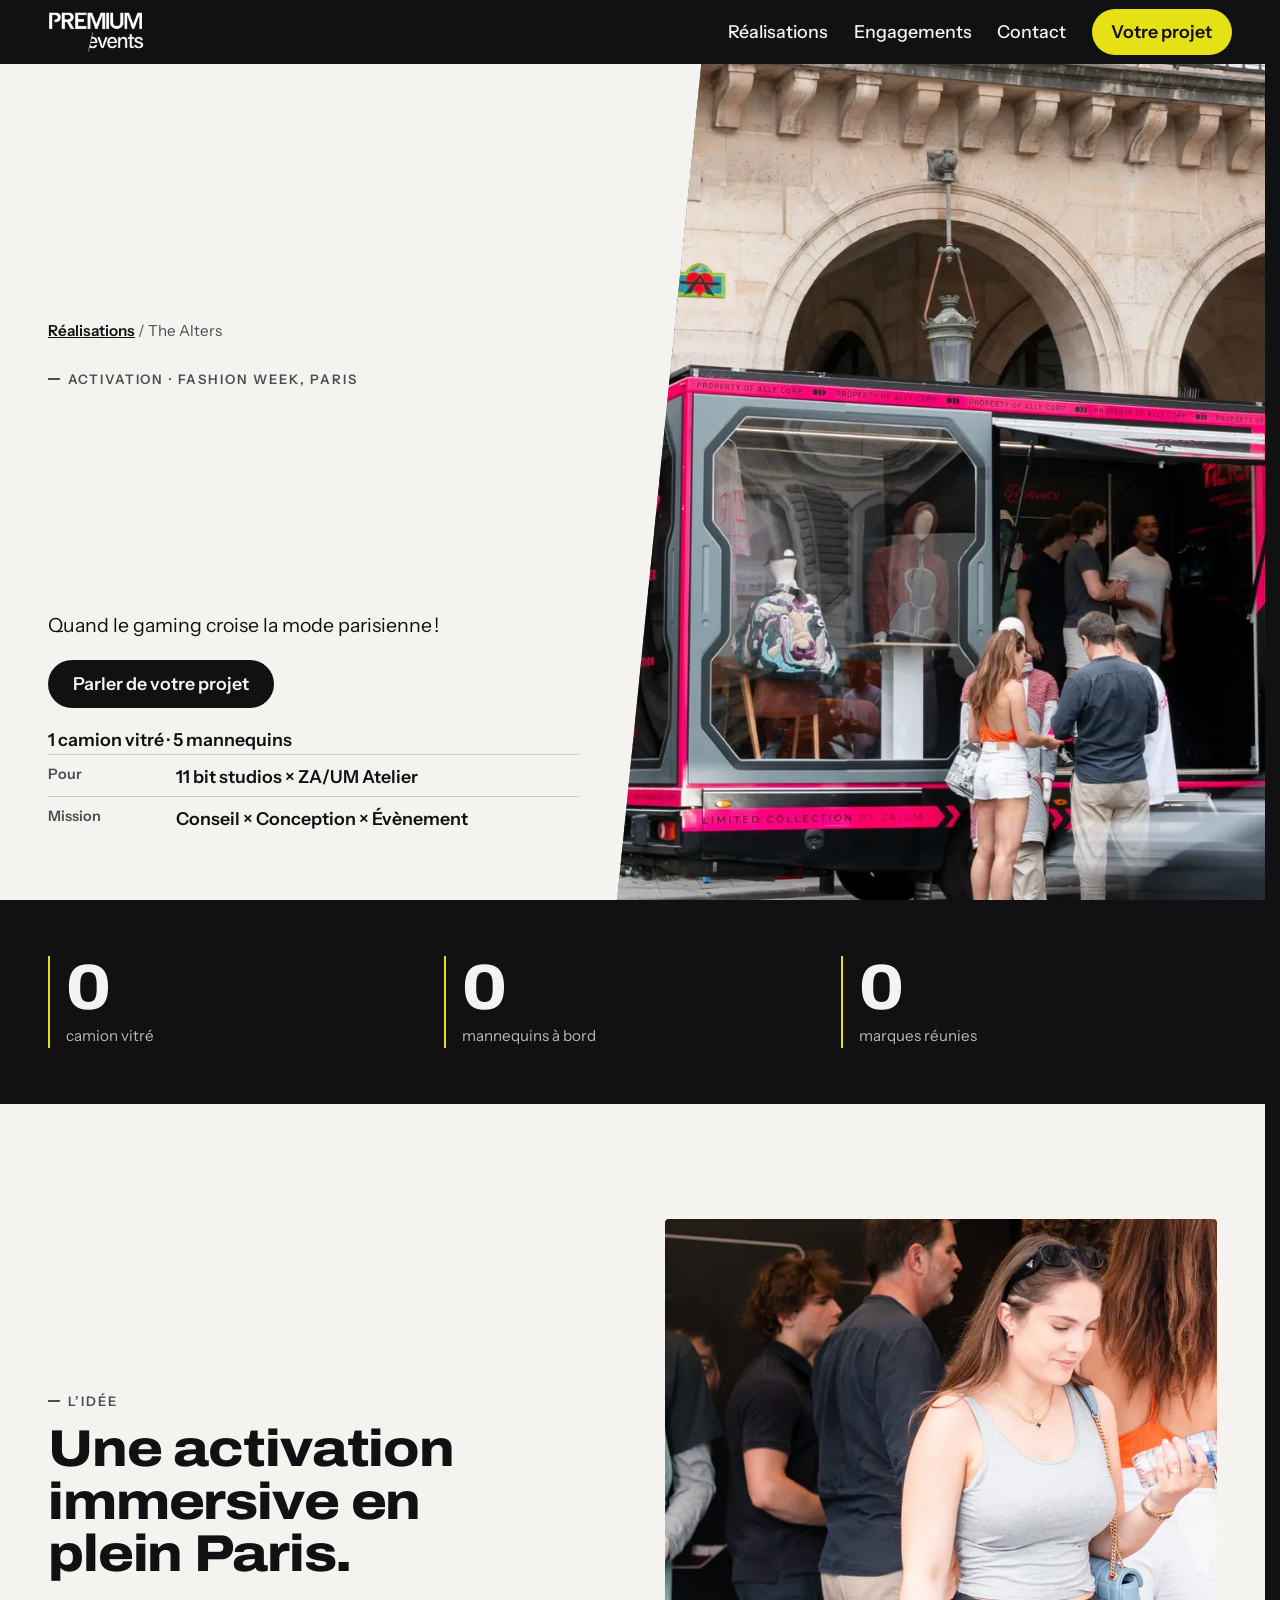
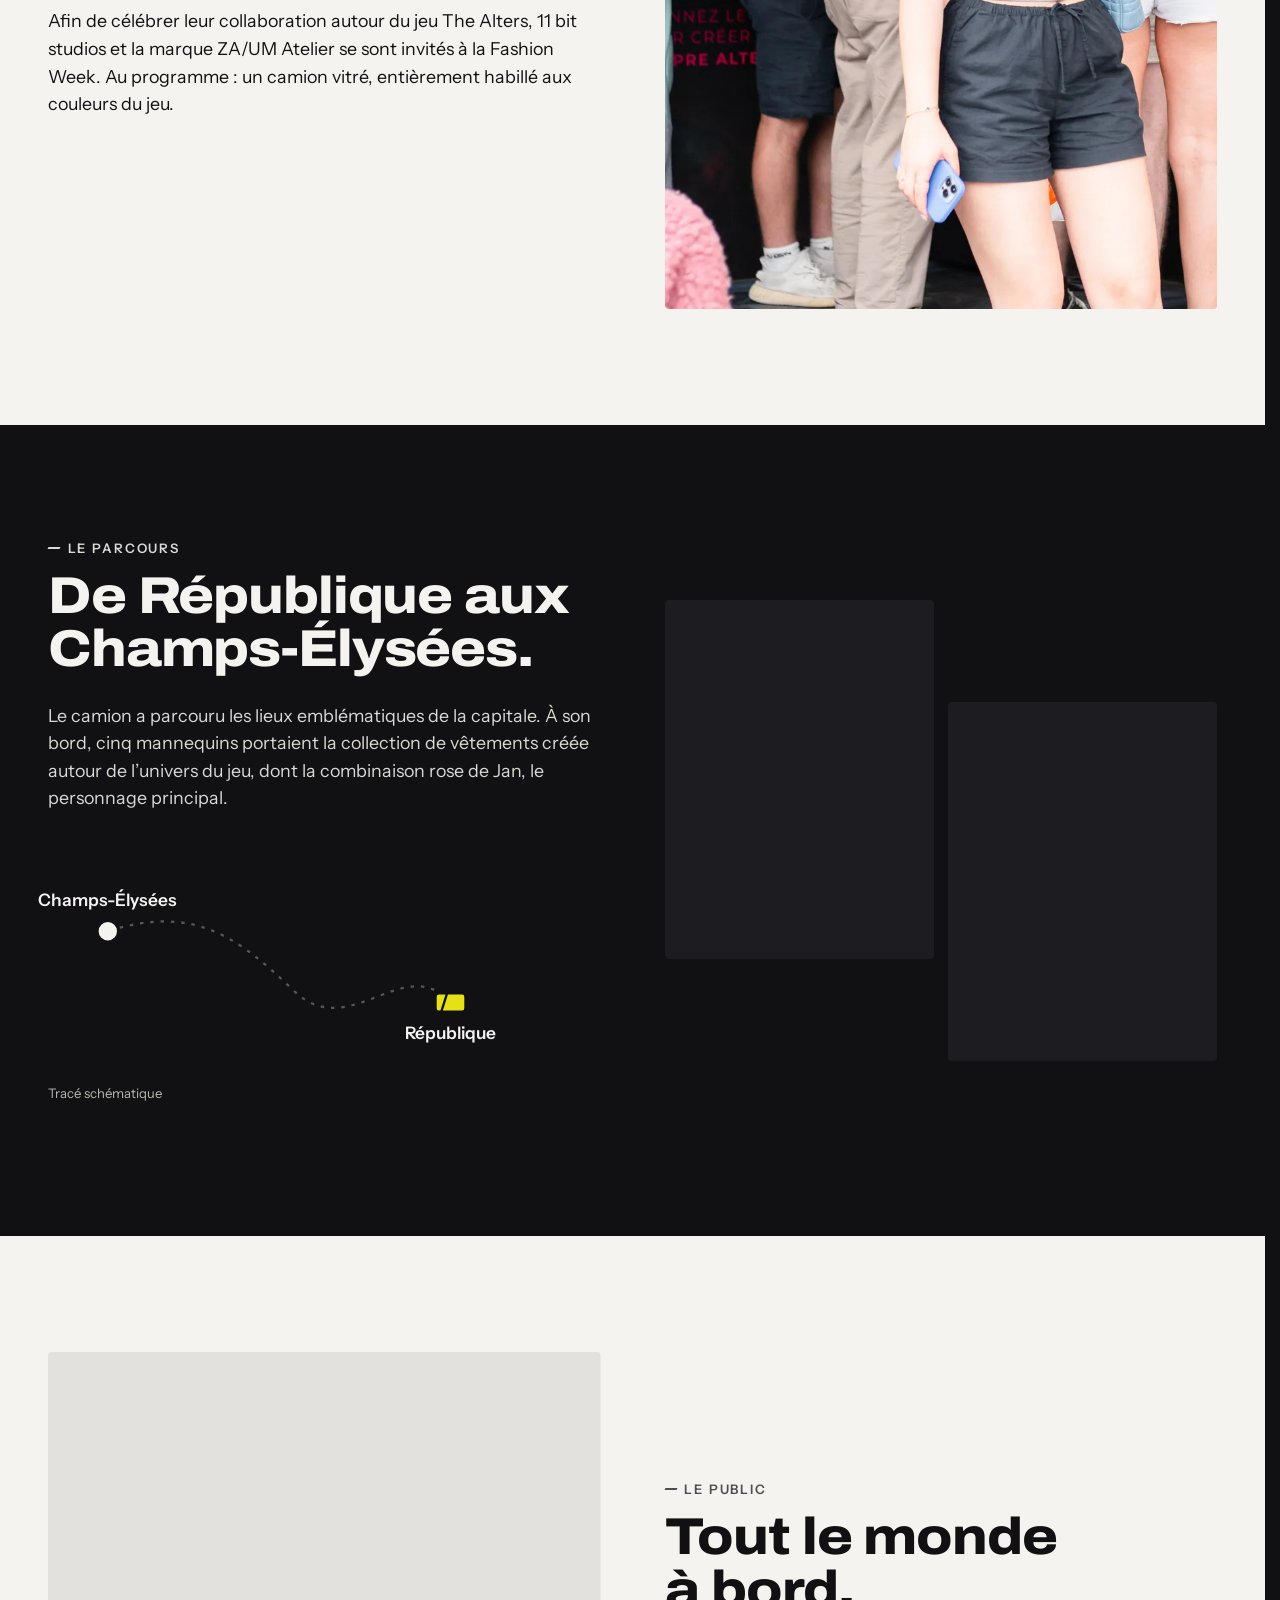
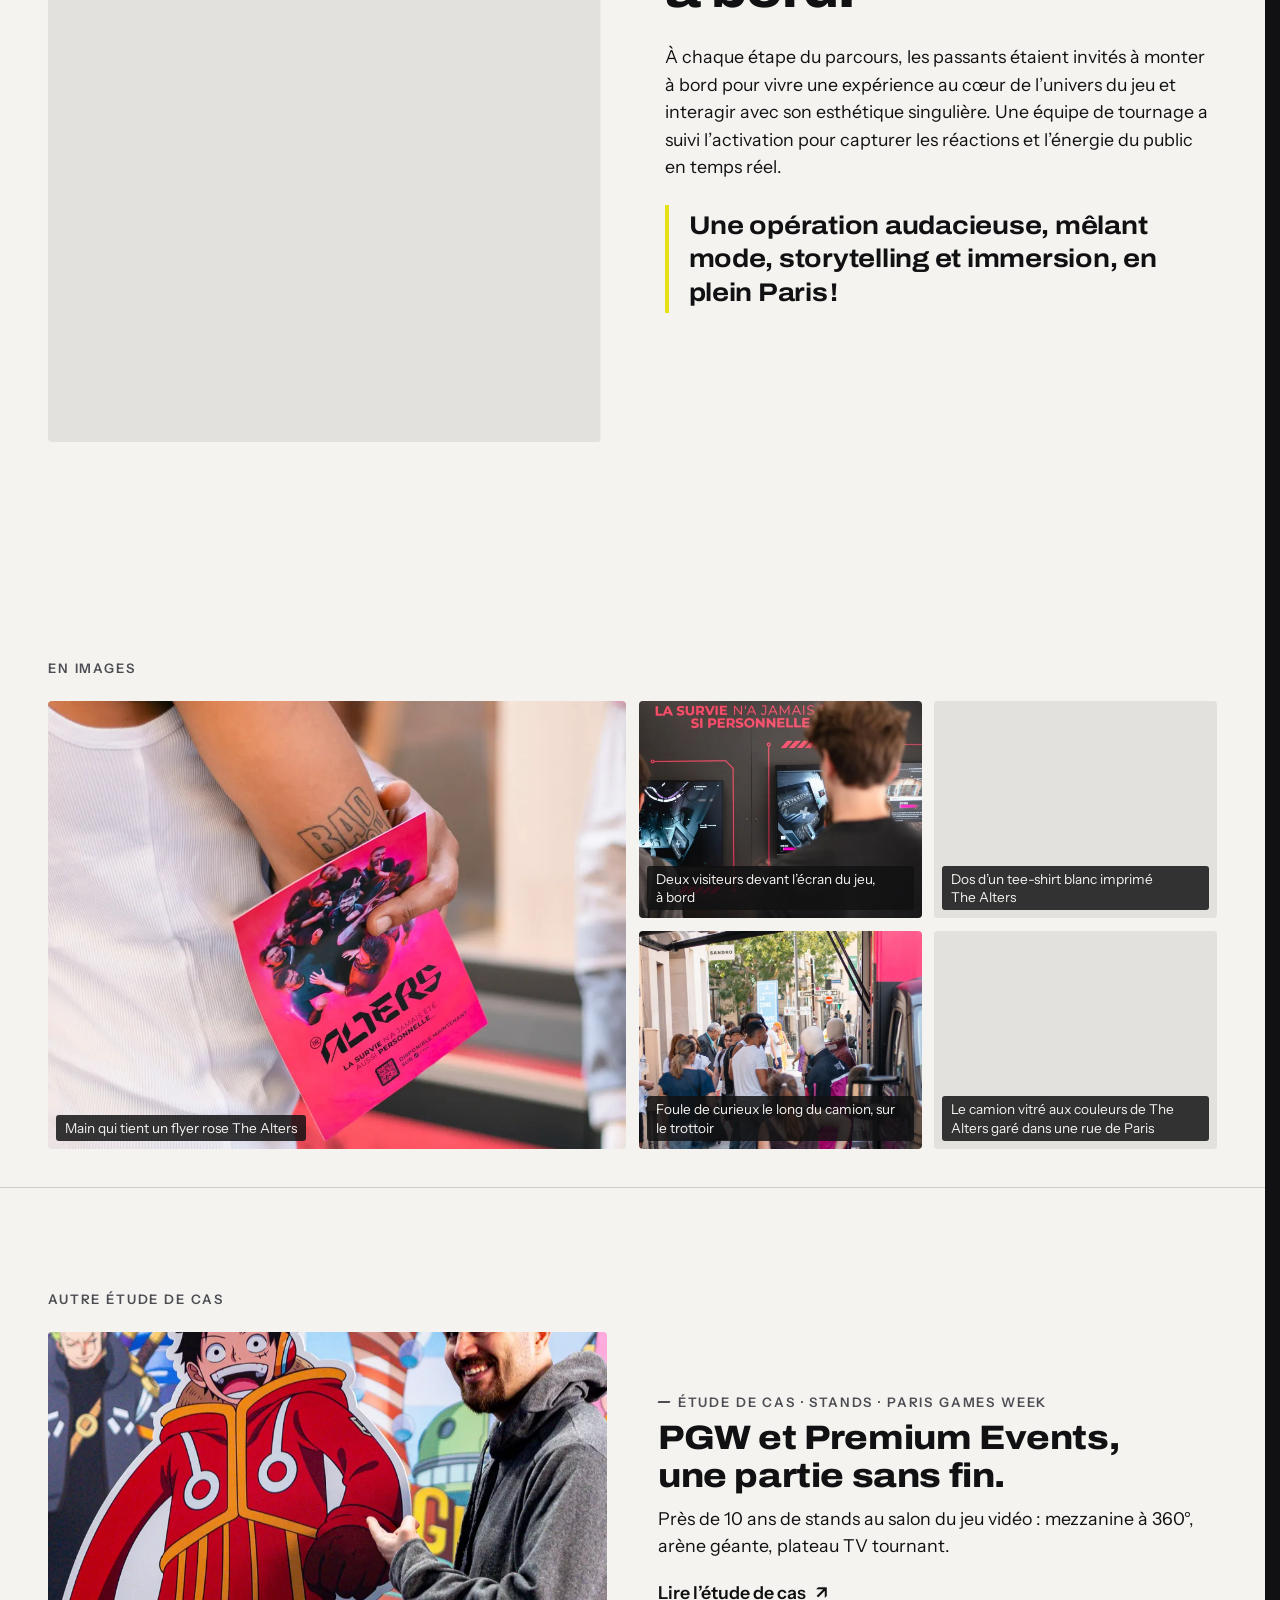
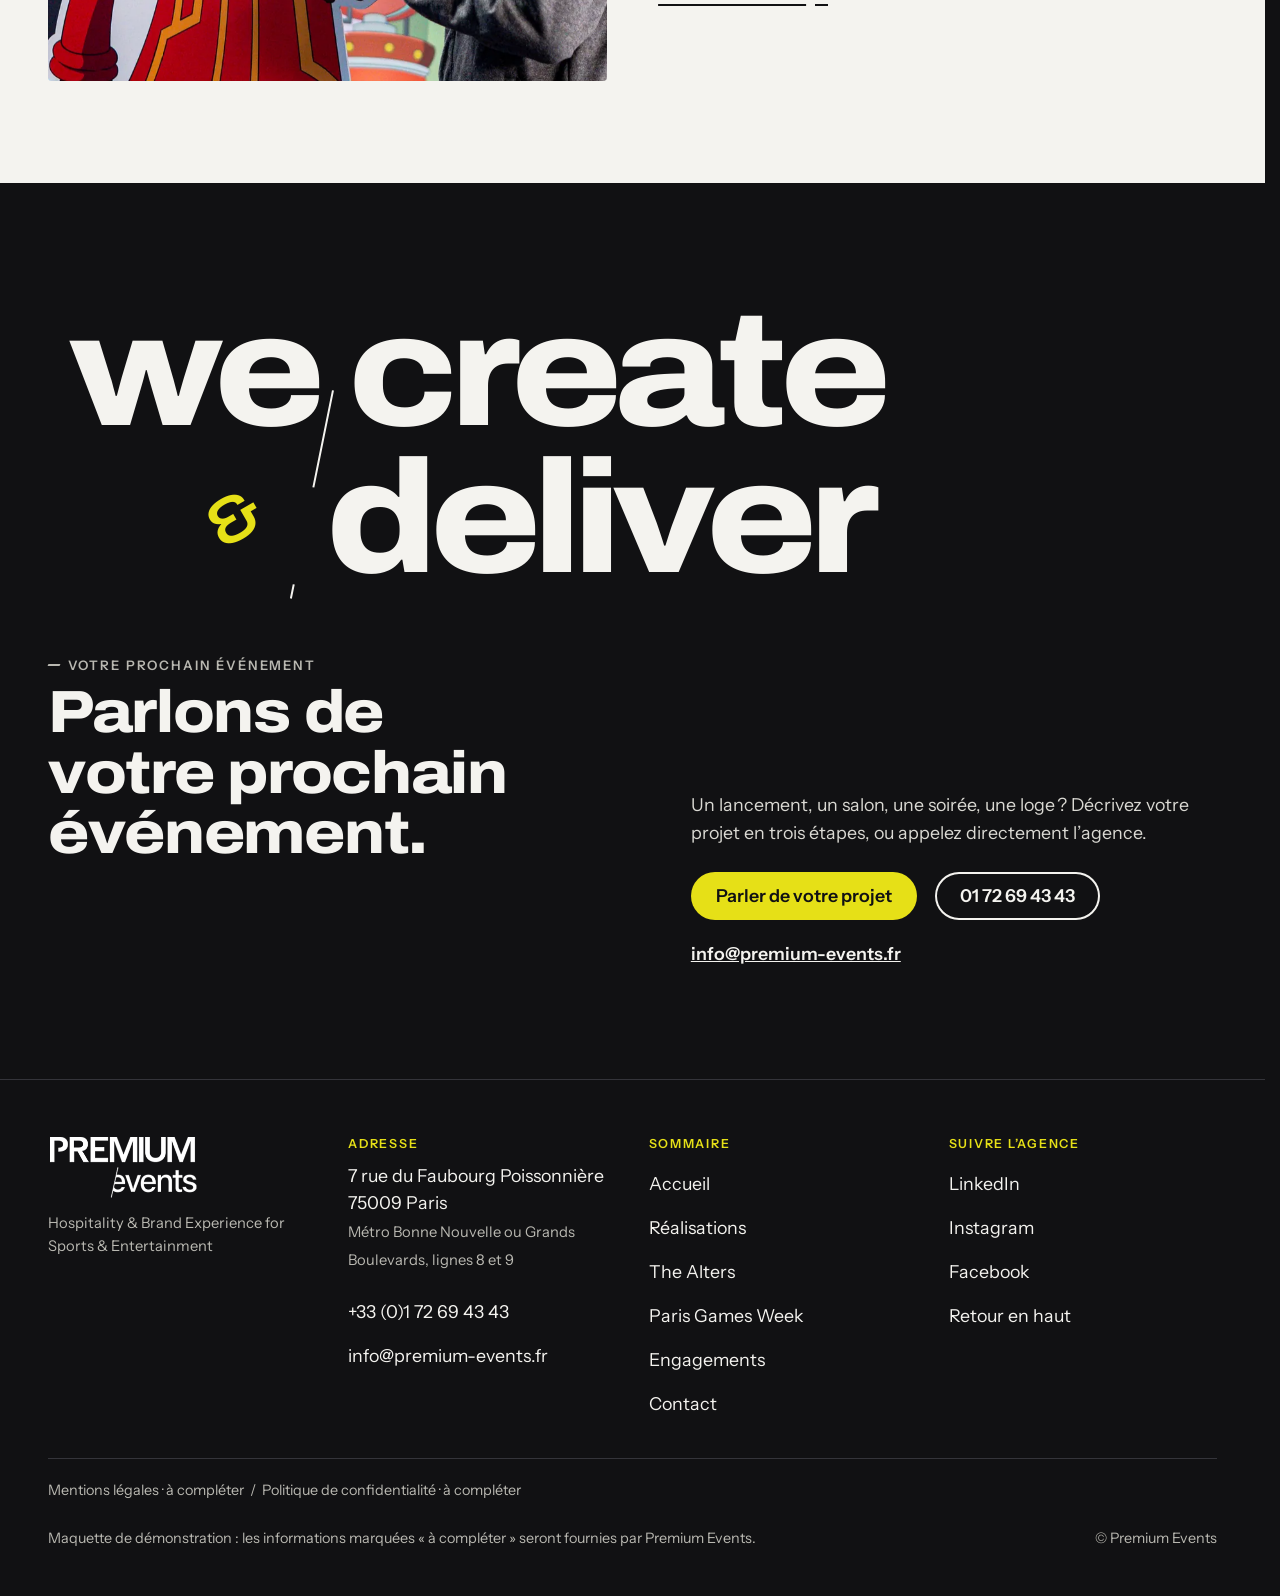
<file: the-alters.html>
<!doctype html>
<html lang="fr" data-v="2" data-curseur>
<head>
<meta charset="utf-8">
<meta name="viewport" content="width=device-width, initial-scale=1, viewport-fit=cover">
<title>The Alters infiltre la Fashion Week : étude de cas Premium Events</title>
<meta name="description" content="Pour 11 bit studios et ZA/UM Atelier, un camion vitré aux couleurs du jeu The Alters a traversé Paris, de République aux Champs-Élysées.">
<meta name="robots" content="noindex, nofollow">
<link rel="canonical" href="https://premium-events-maquette.vercel.app/the-alters">
<style>:root{--fond:#F4F3EF;--texte:#111113;--voile-fond:#111113;--ouverture-fond:#111113;--menu-fond:#111113}:root { --entete-h: 72px; --barres-h: 0px; } html { background: var(--fond); color: var(--texte); scrollbar-gutter: stable; } body { margin: 0; background: var(--fond); } html.js:not(.secours):not([data-arrivee="retour"]) [data-anime] { opacity: 0; } html.js:not(.secours):not([data-arrivee="retour"]) [data-anime].vu { opacity: 1; } [data-voile] { position: fixed; inset: 0; z-index: 900; background: var(--voile-fond); transform: translateY(100%); visibility: hidden; pointer-events: none; } html[data-arrivee="voile"]:not(.voile-leve):not(.secours) [data-voile] { transform: none; visibility: visible; } html.secours [data-voile] { visibility: hidden !important; } .ouverture-panneau { position: fixed; inset: 0; z-index: 850; display: none; place-content: center; justify-items: center; background: var(--ouverture-fond, var(--voile-fond)); color: var(--fond); text-align: center; } html.js[data-arrivee="intro"]:not(.secours):not(.intro-finie) .ouverture-panneau { display: grid; } html.defilement-bloque, html.defilement-bloque body, html.js[data-arrivee="intro"]:not(.secours):not(.intro-finie), html.js[data-arrivee="intro"]:not(.secours):not(.intro-finie) body, html[data-arrivee="voile"]:not(.voile-leve):not(.secours), html[data-arrivee="voile"]:not(.voile-leve):not(.secours) body { overflow: hidden; } html.js[data-arrivee="intro"]:not(.secours):not(.intro-finie) { background-color: var(--ouverture-fond, var(--voile-fond)); } html[data-arrivee="voile"]:not(.voile-leve):not(.secours) { background-color: var(--voile-fond); }</style>
<script>(function () {
var d = document.documentElement, ss = null, ls = null;
try { ss = window.sessionStorage; ls = window.localStorage; } catch (e) {}
d.classList.add('js');
var nav = performance.getEntriesByType ? performance.getEntriesByType('navigation')[0] : null;
var type = nav ? nav.type : 'navigate';
var depart = null;
try { depart = JSON.parse(ss.getItem('socle:depart') || 'null'); ss.removeItem('socle:depart'); } catch (e) {}
if (depart && !(Date.now() - depart.t < 15000)) depart = null;
var mode = type === 'back_forward' ? 'retour' : type === 'reload' ? 'intro' : depart ? 'voile' : 'intro';
d.setAttribute('data-arrivee', mode);
if (mode === 'voile' && depart.couleur) d.style.setProperty('--voile-fond', depart.couleur);
if (type === 'reload' && 'scrollRestoration' in history) {
history.scrollRestoration = 'manual';
}
try {
var choisie = ls && ls.getItem('socle:langue');
var langue = (d.lang || '').slice(0, 2);
if (choisie && choisie !== langue && type === 'navigate' && !depart) {
var alt = document.querySelector('link[rel="alternate"][hreflang="' + choisie + '"]');
if (alt) location.replace(new URL(alt.href).pathname + location.search + location.hash);
}
} catch (e) {}
setTimeout(function () { if (!d.classList.contains('demarre')) d.classList.add('secours'); }, 2000);
})();</script>
<link rel="preload" href="/assets/polices/archivo-titres.woff2" as="font" type="font/woff2" crossorigin>
<link rel="preload" href="/assets/polices/instrument-sans.woff2" as="font" type="font/woff2" crossorigin>
<link rel="stylesheet" href="/assets/css/socle.css?v=2">
<link rel="stylesheet" href="/assets/css/site.css?v=2">
<link rel="modulepreload" href="/assets/js/site.js?v=2">
<link rel="modulepreload" href="/assets/js/socle/index.js?v=2">
<script src="/assets/vendor/gsap.min.js" defer></script>
<script src="/assets/vendor/ScrollTrigger.min.js" defer></script>
<script src="/assets/vendor/SplitText.min.js" defer></script>
<script type="module" src="/assets/js/site.js?v=2"></script>
<meta name="theme-color" content="#111113">
<link rel="icon" href="/assets/images/favicon.png" type="image/png" sizes="64x64">
<link rel="apple-touch-icon" href="/assets/images/apple-touch-icon.png">
<meta property="og:type" content="website">
<meta property="og:site_name" content="Premium Events">
<meta property="og:locale" content="fr_FR">
<meta property="og:title" content="The Alters infiltre la Fashion Week : étude de cas Premium Events">
<meta property="og:description" content="Pour 11 bit studios et ZA/UM Atelier, un camion vitré aux couleurs du jeu The Alters a traversé Paris, de République aux Champs-Élysées.">
<meta property="og:url" content="https://premium-events-maquette.vercel.app/the-alters">
<meta property="og:image" content="https://premium-events-maquette.vercel.app/assets/partage/the-alters-fr.jpg">
<meta property="og:image:width" content="1200">
<meta property="og:image:height" content="630">
<meta property="og:image:alt" content="Le camion The Alters dans une rue de Paris">
<meta name="twitter:card" content="summary_large_image">
<script type="application/ld+json">{"@context":"https://schema.org","@type":"Organization","name":"Premium Events","url":"https://premium-events-maquette.vercel.app/","telephone":"+33172694343","email":"info@premium-events.fr","slogan":"Hospitality & Brand Experience for Sports & Entertainment","address":{"@type":"PostalAddress","streetAddress":"7 rue du Faubourg Poissonnière","postalCode":"75009","addressLocality":"Paris","addressCountry":"FR"},"sameAs":["https://www.linkedin.com/company/premium-events/","https://www.instagram.com/premiumevents_agence","https://www.facebook.com/AgencePremiumEvents"],"description":"Agence de communication événementielle à Paris : hospitalités et expériences de marque pour le sport et le divertissement (pop-up et boutiques, activations, stands et scénographie, soirées et séminaires, hospitalités)."}</script>
</head>
<body id="haut">
<div data-voile data-forme="coupe" aria-hidden="true"><div class="voile-contenu"><img src="/assets/images/logo-clair.png" alt="" width="298" height="124"><span class="voile-barre"></span><span data-voile-libelle>The Alters</span></div></div>
<div class="ouverture-panneau" data-ouverture aria-hidden="true">
  <img class="ouverture-logo" src="/assets/images/logo-clair.png" alt="" width="298" height="124" data-ouverture-objet>
  <p class="ouverture-ligne">Hospitality &amp; Brand Experience</p>
  <svg class="ouverture-coupe" viewBox="0 0 100 100" preserveAspectRatio="none" aria-hidden="true"><line x1="59" y1="0" x2="41" y2="100" pathLength="1" vector-effect="non-scaling-stroke"/></svg>
</div>
<a class="evitement" href="#contenu">Aller au contenu</a>
<header data-entete>
  <div class="entete-rangee">
    <a class="entete-logo" aria-label="Premium Events, Accueil" href="/" data-libelle="Accueil">
      <img src="/assets/images/logo-clair.png" alt="Premium Events" width="298" height="124">
    </a>
    <nav data-nav aria-label="Navigation principale">
      <ul><li><a href="/realisations" data-libelle="Réalisations">Réalisations</a></li><li><a href="/engagements" data-libelle="Engagements">Engagements</a></li><li><a href="/contact" data-libelle="Contact">Contact</a></li></ul>
    </nav>
    <div class="entete-actions">
      <a class="bouton" href="/contact#brief" data-libelle="Contact">Votre projet</a>
      <button type="button" data-menu-bouton aria-controls="menu" aria-expanded="false" data-libelle-ouvrir="Menu" data-libelle-fermer="Fermer"><span data-libelle-bouton>Menu</span></button>
      <a class="menu-sansjs" href="#menu" data-menu-lien>Menu</a>
    </div>
  </div>
</header>
<script>/* Avant le premier affichage : rangées de la navigation (même règle que ajusterNav dans assets/js/socle/entete.js)
   et hauteur réelle de l'en-tête, pour que rien ne saute quand le JavaScript du site prend la main. */
(function () {
  var h = document.documentElement, u = document.querySelector('[data-nav] ul'), e = document.querySelector('[data-entete]');
  if (u) {
    var deborde = function () { return u.scrollWidth > u.clientWidth + 1; }, c = deborde();
    if (c && window.matchMedia('(min-width: 900px)').matches) {
      h.classList.add('nav-deux-rangees'); c = deborde();
      if (c) { h.classList.add('nav-deux-lignes'); var a = u.querySelector('a'); c = !a || u.getBoundingClientRect().height > a.getBoundingClientRect().height * 2.5; }
      if (c) h.classList.remove('nav-deux-rangees', 'nav-deux-lignes');
    }
    if (c) h.classList.add('nav-compacte');
  }
  if (e) h.style.setProperty('--entete-h', Math.round(e.getBoundingClientRect().height) + 'px');
})();</script>
<span id="menu-ferme" aria-hidden="true"></span>
<div id="menu" data-menu role="dialog" aria-modal="true" aria-label="Menu">
  <p class="menu-sansjs-fermer"><a href="#menu-ferme">Fermer</a></p>
  <ul><li style="--i:0"><a href="/" class="menu-lien" data-libelle="Accueil">Accueil</a></li><li style="--i:1"><a href="/realisations" class="menu-lien" data-libelle="Réalisations">Réalisations</a></li><li style="--i:2" class="menu-sous"><a href="/the-alters" class="menu-lien" data-libelle="The Alters" aria-current="page">The Alters</a></li><li style="--i:3" class="menu-sous"><a href="/paris-games-week" class="menu-lien" data-libelle="Paris Games Week">Paris Games Week</a></li><li style="--i:4"><a href="/engagements" class="menu-lien" data-libelle="Engagements">Engagements</a></li><li style="--i:5"><a href="/contact" class="menu-lien" data-libelle="Contact">Contact</a></li></ul>
  <p class="menu-contact"><a class="bouton" href="tel:+33172694343">Appeler 01 72 69 43 43</a> <a class="menu-mail" href="mailto:info@premium-events.fr">info@premium-events.fr</a></p>
</div>
<main id="contenu" tabindex="-1">
<section class="ouv ouv--etude" id="debut">
  <div class="ouv-etude-texte">
    <p class="fil ouv-f masque-petit"><a href="/realisations" data-libelle="Réalisations">Réalisations</a> <span aria-hidden="true">/</span> The Alters</p>
    <p class="surtitre ouv-f">Activation · Fashion Week, Paris</p>
    <h1 class="ouv-titre" data-anime="gsap"><span class="ouv-m"><span class="ouv-l">The Alters</span></span><span class="ouv-m"><span class="ouv-l">infiltre la</span></span><span class="ouv-m"><span class="ouv-l"><span class="surligne surligne--fixe">Fashion Week.</span></span></span></h1>
    <p class="ouv-intro ouv-f masque-petit">Quand le gaming croise la mode parisienne !</p>
    <p class="ouv-actions ouv-f"><a href="/contact#brief" class="bouton bouton--noir" data-libelle="Contact" data-action-principale data-survol="magnetique">Parler de votre projet</a></p>
    <p class="ouv-info ouv-f" data-info-cle>1 camion vitré · 5 mannequins</p>
    <dl class="etude-fiche ouv-f masque-ecran-bas">
      <div><dt>Pour</dt><dd>11 bit studios × ZA/UM Atelier</dd></div>
      <div><dt>Mission</dt><dd>Conseil × Conception × Évènement</dd></div>
    </dl>
  </div>
  <div class="ouv-etude-photo">
    <figure class="media ouv-media" data-fx="parallaxe" data-fx-force="8" data-iris-centre data-boucle-css style="--cadrage:30% 55%">
  <picture><source media="(max-width: 760px) and (orientation: portrait)" srcset="/assets/images/alters-ouverture-mobile-640.webp 640w, /assets/images/alters-ouverture-mobile-1080.webp 1080w" sizes="(max-width: 760px) 100vw, 55vw">
    <img src="/assets/images/alters-ouverture-1280.webp" srcset="/assets/images/alters-ouverture-640.webp 640w, /assets/images/alters-ouverture-1280.webp 1280w, /assets/images/alters-ouverture-1920.webp 1920w" sizes="(max-width: 760px) 100vw, 55vw" alt="Le camion vitré The Alters stationné sous les arcades d’une rue de Paris" width="1280" height="1280" fetchpriority="high" loading="eager" decoding="async">
  </picture>
</figure>
  </div>
</section>
<section class="etude-chiffres" id="chiffres" aria-label="En images">
  <ul class="conteneur chiffres-bande" data-anime="cascade">
    <li><strong><span data-compteur="1">1</span></strong><span>camion vitré</span></li><li><strong><span data-compteur="5">5</span></strong><span>mannequins à bord</span></li><li><strong><span data-compteur="2">2</span></strong><span>marques réunies</span></li>
  </ul>
</section>
<section class="etude-bloc" id="idee" aria-labelledby="idee-titre">
  <div class="conteneur etude-bloc-grille">
    <div>
      <p class="surtitre" data-anime>L’idée</p>
      <h2 id="idee-titre" data-anime="lignes">Une activation immersive en plein Paris.</h2>
      <p data-anime>Afin de célébrer leur collaboration autour du jeu The Alters, 11 bit studios et la marque ZA/UM Atelier se sont invités à la Fashion Week. Au programme : un camion vitré, entièrement habillé aux couleurs du jeu.</p>
    </div>
    <figure class="media etude-bloc-media" data-fx="parallaxe" style="--cadrage:50% 50%">
  <picture>
    <img src="/assets/images/alters-1-1600.webp" srcset="/assets/images/alters-1-1024.webp 1024w, /assets/images/alters-1-1168.webp 1168w, /assets/images/alters-1-1600.webp 1600w" sizes="(max-width: 760px) 100vw, 45vw" alt="Passantes qui montent à bord du camion, mannequins en vitrine" width="1600" height="2000" loading="lazy" decoding="async">
  </picture>
</figure>
  </div>
</section>
<section class="etude-fort" id="temps-fort" aria-labelledby="fort-titre">
  <div class="conteneur etude-fort-grille">
    <div class="etude-fort-texte">
      <p class="surtitre surtitre--clair" data-anime>Le parcours</p>
      <h2 id="fort-titre" data-anime="lignes">De République aux Champs-Élysées.</h2>
      <p data-anime>Le camion a parcouru les lieux emblématiques de la capitale. À son bord, cinq mannequins portaient la collection de vêtements créée autour de l’univers du jeu, dont la combinaison rose de Jan, le personnage principal.</p>
      <figure class="parcours parcours--clair" data-visuel>
        <svg viewBox="0 0 400 220" role="img" aria-label="Tracé schématique : République → Champs-Élysées">
          <path class="parcours-fond" d="M350 150 C 310 105, 262 186, 214 140 S 128 64, 52 88"/>
          <path class="parcours-trait" d="M350 150 C 310 105, 262 186, 214 140 S 128 64, 52 88" pathLength="1"/>
          <circle class="parcours-borne" cx="350" cy="150" r="7"/>
          <circle class="parcours-borne parcours-borne--fin" cx="52" cy="88" r="7"/>
          <g class="parcours-camion" data-effet="parcours" transform="translate(52 88)"><rect x="-13" y="-8" width="26" height="16" rx="3"/><line x1="-3" y1="-8" x2="-8" y2="8"/></g>
          <text x="350" y="182" text-anchor="middle">République</text>
          <text x="52" y="66" text-anchor="middle">Champs-Élysées</text>
        </svg>
        <figcaption>Tracé schématique</figcaption>
      </figure>
    </div>
    <div class="etude-fort-photos" data-anime="cascade">
      <figure class="media etude-fort-media" style="--cadrage:50% 50%">
  <picture>
    <img src="/assets/images/alters-combinaison-1600.webp" srcset="/assets/images/alters-combinaison-1024.webp 1024w, /assets/images/alters-combinaison-1168.webp 1168w, /assets/images/alters-combinaison-1600.webp 1600w" sizes="(max-width: 760px) 50vw, 25vw" alt="Mannequin portant la combinaison rose de Jan à l’arrière du camion" width="1600" height="2000" loading="lazy" decoding="async">
  </picture>
</figure>
      <figure class="media etude-fort-media etude-fort-media--decale" style="--cadrage:50% 50%">
  <picture>
    <img src="/assets/images/alters-5-1600.webp" srcset="/assets/images/alters-5-1024.webp 1024w, /assets/images/alters-5-1168.webp 1168w, /assets/images/alters-5-1600.webp 1600w" sizes="(max-width: 760px) 50vw, 25vw" alt="Le camion devant la façade d’un hôtel parisien" width="1600" height="2000" loading="lazy" decoding="async">
  </picture>
</figure>
    </div>
  </div>
</section>
<section class="etude-bloc etude-bloc--inverse" id="public" aria-labelledby="public-titre">
  <div class="conteneur etude-bloc-grille">
    <div>
      <p class="surtitre" data-anime>Le public</p>
      <h2 id="public-titre" data-anime="lignes">Tout le monde à bord.</h2>
      <p data-anime>À chaque étape du parcours, les passants étaient invités à monter à bord pour vivre une expérience au cœur de l’univers du jeu et interagir avec son esthétique singulière. Une équipe de tournage a suivi l’activation pour capturer les réactions et l’énergie du public en temps réel.</p>
      <blockquote class="etude-citation" data-anime><p>Une opération audacieuse, mêlant mode, storytelling et immersion, en plein Paris !</p></blockquote>
    </div>
    <figure class="media etude-bloc-media" data-anime="rideau" style="--cadrage:50% 50%">
  <picture>
    <img src="/assets/images/alters-3-1600.webp" srcset="/assets/images/alters-3-1024.webp 1024w, /assets/images/alters-3-1168.webp 1168w, /assets/images/alters-3-1600.webp 1600w" sizes="(max-width: 760px) 100vw, 45vw" alt="Visiteurs face à l’écran du jeu dans le camion" width="1600" height="2000" loading="lazy" decoding="async">
  </picture>
</figure>
  </div>
</section>
<section class="etude-galerie" id="galerie" aria-labelledby="galerie-titre">
  <div class="conteneur">
    <h2 id="galerie-titre" class="surtitre-titre" data-anime>En images</h2>
    <ul class="mosaique mosaique--etude" data-anime="cascade">
      <li class="mosaique-1" id="photo-alters-6"><a class="zoom" href="#photo-alters-6" data-visionneuse data-sans-transition aria-label="Agrandir la photo : Main qui tient un flyer rose The Alters"><figure class="media mosaique-media" style="--cadrage:50% 50%">
  <picture>
    <img src="/assets/images/alters-6-1600.webp" srcset="/assets/images/alters-6-1024.webp 1024w, /assets/images/alters-6-1168.webp 1168w, /assets/images/alters-6-1600.webp 1600w" sizes="(max-width: 760px) 100vw, 50vw" alt="Main qui tient un flyer rose The Alters" width="1600" height="1600" loading="lazy" decoding="async">
  </picture><figcaption class="media-legende">Main qui tient un flyer rose The Alters</figcaption>
</figure><span class="zoom-signe" aria-hidden="true"><svg viewBox="0 0 24 24"><path d="M12 5v14M5 12h14"/></svg></span></a></li><li class="mosaique-2" id="photo-alters-2"><a class="zoom" href="#photo-alters-2" data-visionneuse data-sans-transition aria-label="Agrandir la photo : Deux visiteurs devant l’écran du jeu, à bord"><figure class="media mosaique-media" style="--cadrage:50% 50%">
  <picture>
    <img src="/assets/images/alters-2-1600.webp" srcset="/assets/images/alters-2-1024.webp 1024w, /assets/images/alters-2-1168.webp 1168w, /assets/images/alters-2-1600.webp 1600w" sizes="(max-width: 760px) 50vw, 25vw" alt="Deux visiteurs devant l’écran du jeu, à bord" width="1600" height="2000" loading="lazy" decoding="async">
  </picture><figcaption class="media-legende">Deux visiteurs devant l’écran du jeu, à bord</figcaption>
</figure><span class="zoom-signe" aria-hidden="true"><svg viewBox="0 0 24 24"><path d="M12 5v14M5 12h14"/></svg></span></a></li><li class="mosaique-3" id="photo-alters-4"><a class="zoom" href="#photo-alters-4" data-visionneuse data-sans-transition aria-label="Agrandir la photo : Dos d’un tee-shirt blanc imprimé The Alters"><figure class="media mosaique-media" style="--cadrage:50% 50%">
  <picture>
    <img src="/assets/images/alters-4-1600.webp" srcset="/assets/images/alters-4-1024.webp 1024w, /assets/images/alters-4-1168.webp 1168w, /assets/images/alters-4-1600.webp 1600w" sizes="(max-width: 760px) 50vw, 25vw" alt="Dos d’un tee-shirt blanc imprimé The Alters" width="1600" height="2000" loading="lazy" decoding="async">
  </picture><figcaption class="media-legende">Dos d’un tee-shirt blanc imprimé The Alters</figcaption>
</figure><span class="zoom-signe" aria-hidden="true"><svg viewBox="0 0 24 24"><path d="M12 5v14M5 12h14"/></svg></span></a></li><li class="mosaique-4" id="photo-alters-7"><a class="zoom" href="#photo-alters-7" data-visionneuse data-sans-transition aria-label="Agrandir la photo : Foule de curieux le long du camion, sur le trottoir"><figure class="media mosaique-media" style="--cadrage:50% 50%">
  <picture>
    <img src="/assets/images/alters-7-1600.webp" srcset="/assets/images/alters-7-1024.webp 1024w, /assets/images/alters-7-1168.webp 1168w, /assets/images/alters-7-1600.webp 1600w" sizes="(max-width: 760px) 50vw, 25vw" alt="Foule de curieux le long du camion, sur le trottoir" width="1600" height="2001" loading="lazy" decoding="async">
  </picture><figcaption class="media-legende">Foule de curieux le long du camion, sur le trottoir</figcaption>
</figure><span class="zoom-signe" aria-hidden="true"><svg viewBox="0 0 24 24"><path d="M12 5v14M5 12h14"/></svg></span></a></li><li class="mosaique-5" id="photo-alters-camion"><a class="zoom" href="#photo-alters-camion" data-visionneuse data-sans-transition aria-label="Agrandir la photo : Le camion vitré aux couleurs de The Alters garé dans une rue de Paris"><figure class="media mosaique-media" style="--cadrage:50% 50%">
  <picture>
    <img src="/assets/images/alters-camion-1600.webp" srcset="/assets/images/alters-camion-1024.webp 1024w, /assets/images/alters-camion-1168.webp 1168w, /assets/images/alters-camion-1600.webp 1600w" sizes="(max-width: 760px) 50vw, 25vw" alt="Le camion vitré aux couleurs de The Alters garé dans une rue de Paris" width="1600" height="2000" loading="lazy" decoding="async">
  </picture><figcaption class="media-legende">Le camion vitré aux couleurs de The Alters garé dans une rue de Paris</figcaption>
</figure><span class="zoom-signe" aria-hidden="true"><svg viewBox="0 0 24 24"><path d="M12 5v14M5 12h14"/></svg></span></a></li>
    </ul>
  </div>
</section>
<section class="etudes etudes--suite" id="suite" aria-labelledby="suite-titre">
  <div class="conteneur">
    <h2 id="suite-titre" class="surtitre-titre" data-anime>Autre étude de cas</h2>
    <div data-anime><article class="etude-carte">
  <figure class="media etude-carte-media" data-fx="zoom" style="--cadrage:50% 50%">
  <picture>
    <img src="/assets/images/pgw-luffy-1600.webp" srcset="/assets/images/pgw-luffy-1024.webp 1024w, /assets/images/pgw-luffy-1168.webp 1168w, /assets/images/pgw-luffy-1600.webp 1600w" sizes="(max-width: 760px) 100vw, 45vw" alt="Visiteur à côté d’une statue de Luffy sur un stand One Piece" width="1600" height="2000" loading="lazy" decoding="async">
  </picture>
</figure>
  <div class="etude-carte-texte">
    <p class="surtitre">Étude de cas · Stands · Paris Games Week</p>
    <h3>PGW et Premium Events, une partie sans fin.</h3>
    <p>Près de 10 ans de stands au salon du jeu vidéo : mezzanine à 360°, arène géante, plateau TV tournant.</p>
    <a href="/paris-games-week" class="lien-fleche" data-libelle="Paris Games Week">Lire l’étude de cas</a>
  </div>
</article></div>
  </div>
</section>
<section class="fin" id="fin" aria-labelledby="fin-titre">
  <div class="fin-signature" data-visuel aria-hidden="true" data-audit-ignorer data-grille="typo">
    <span class="sig-l1" data-effet="signature">we create</span>
    <span class="sig-l2"><span class="sig-amp">&amp;</span> deliver</span>
    <svg class="sig-barre" viewBox="0 0 100 100" preserveAspectRatio="none"><line x1="64" y1="2" x2="40" y2="98" pathLength="1" vector-effect="non-scaling-stroke"/></svg>
  </div>
  <div class="conteneur fin-corps">
    <p class="surtitre surtitre--clair" data-anime>Votre prochain événement</p>
    <h2 id="fin-titre" data-anime="lignes">Parlons de votre prochain événement.</h2>
    <p class="fin-texte" data-anime>Un lancement, un salon, une soirée, une loge ? Décrivez votre projet en trois étapes, ou appelez directement l’agence.</p>
    <p class="fin-actions" data-anime>
      <a href="/contact#brief" class="bouton" data-libelle="Contact" data-survol="magnetique">Parler de votre projet</a>
      <a class="bouton bouton--contour-clair" href="tel:+33172694343" data-survol="magnetique">01 72 69 43 43</a>
      <a class="fin-mail" href="mailto:info@premium-events.fr">info@premium-events.fr</a>
    </p>
  </div>
</section>
<div class="visionneuse" role="dialog" aria-modal="true" aria-label="Photos en grand" data-visionneuse-fenetre data-recouvrement data-gouttiere="#111113" hidden data-compte="{n} sur {total}">
  <figure class="vis-cadre"><figcaption class="vis-legende" aria-live="polite"></figcaption></figure>
  <p class="vis-compte" aria-hidden="true"></p>
  <p class="vis-aide masque-petit">Flèches ← → pour naviguer, Échap pour fermer</p>
  <button type="button" class="vis-bouton vis-fermer" data-vis-fermer aria-label="Fermer la visionneuse"><svg viewBox="0 0 24 24"><path d="M6 6l12 12M18 6L6 18"/></svg></button>
  <button type="button" class="vis-bouton vis-prec" data-vis-prec aria-label="Photo précédente"><svg viewBox="0 0 24 24"><path d="M15 5l-7 7 7 7"/></svg></button>
  <button type="button" class="vis-bouton vis-suiv" data-vis-suiv aria-label="Photo suivante"><svg viewBox="0 0 24 24"><path d="M9 5l7 7-7 7"/></svg></button>
</div>
</main>
<footer class="pied" id="pied">
  <div class="conteneur pied-grille">
    <div class="pied-marque">
      <img src="/assets/images/logo-clair.png" alt="Premium Events" width="298" height="124" loading="lazy">
      <p>Hospitality &amp; Brand Experience for Sports &amp; Entertainment</p>
    </div>
    <div>
      <p class="pied-titre">Adresse</p>
      <p>7 rue du Faubourg Poissonnière<br>75009 Paris<br><span class="pied-doux">Métro Bonne Nouvelle ou Grands Boulevards, lignes 8 et 9</span></p>
      <p><a href="tel:+33172694343">+33 (0)1 72 69 43 43</a><br><a href="mailto:info@premium-events.fr">info@premium-events.fr</a></p>
    </div>
    <nav aria-label="Sommaire">
      <p class="pied-titre">Sommaire</p>
      <ul><li><a href="/" data-libelle="Accueil">Accueil</a></li><li><a href="/realisations" data-libelle="Réalisations">Réalisations</a></li><li><a href="/the-alters" data-libelle="The Alters" aria-current="page">The Alters</a></li><li><a href="/paris-games-week" data-libelle="Paris Games Week">Paris Games Week</a></li><li><a href="/engagements" data-libelle="Engagements">Engagements</a></li><li><a href="/contact" data-libelle="Contact">Contact</a></li></ul>
    </nav>
    <div>
      <p class="pied-titre">Suivre l’agence</p>
      <ul><li><a href="https://www.linkedin.com/company/premium-events/" target="_blank" rel="noopener">LinkedIn<span class="visuellement-cache"> (nouvel onglet)</span></a></li><li><a href="https://www.instagram.com/premiumevents_agence" target="_blank" rel="noopener">Instagram<span class="visuellement-cache"> (nouvel onglet)</span></a></li><li><a href="https://www.facebook.com/AgencePremiumEvents" target="_blank" rel="noopener">Facebook<span class="visuellement-cache"> (nouvel onglet)</span></a></li>
        <li><a href="#haut" data-sans-transition>Retour en haut</a></li>
      </ul>
    </div>
  </div>
  <div class="conteneur pied-bas">
    <p>Mentions légales · à compléter &nbsp;/&nbsp; Politique de confidentialité · à compléter</p>
    <p>Maquette de démonstration : les informations marquées « à compléter » seront fournies par Premium Events.</p>
    <p>© Premium Events</p>
  </div>
</footer>
<div data-barre-fixe>
  <a class="bouton bouton--contour" href="tel:+33172694343">Appeler</a>
  <a class="bouton" href="/contact#brief" data-libelle="Contact">Parler de votre projet</a>
</div>
</body>
</html>
</file>
<file: assets/css/socle.css>
/* Socle : règles communes à toutes les maquettes. Le style du projet va dans site.css.
   Les couleurs et polices du projet se règlent par les variables ci-dessous (redéfinies dans site.css). */
:root {
  --police-titres: Georgia, 'Times New Roman', serif;
  --police-texte: system-ui, -apple-system, 'Segoe UI', Roboto, sans-serif;
  --accent: #b3361f;
  --texte-doux: color-mix(in srgb, var(--texte) 78%, var(--fond));
  --ligne: color-mix(in srgb, var(--texte) 18%, var(--fond));
  --gouttiere: clamp(16px, 4vw, 48px);
  --largeur: 1240px;
  --rayon: 6px;
  --duree: .7s;
  --courbe: cubic-bezier(.22, 1, .36, 1);
}

*, *::before, *::after { box-sizing: border-box; }
html { -webkit-text-size-adjust: 100%; text-size-adjust: 100%; }
body {
  font-family: var(--police-texte); font-size: clamp(1rem, .96rem + .2vw, 1.125rem); line-height: 1.6;
  padding-bottom: var(--barres-h); overflow-x: clip;
}
img, picture, video, canvas, svg { display: block; max-width: 100%; }
img, video { height: auto; }
h1, h2, h3, h4 { font-family: var(--police-titres); line-height: 1.08; margin: 0 0 .5em; text-wrap: balance; font-weight: 600; }
p, li, dd, figcaption { text-wrap: pretty; }
p { margin: 0 0 1em; }
a { color: inherit; }
a[href^="mailto:"] { overflow-wrap: anywhere; }
button, input, select, textarea { font: inherit; color: inherit; }
button { cursor: pointer; }
:where(a, button, input, select, textarea, summary, [tabindex]) { -webkit-tap-highlight-color: transparent; }
:focus { outline: none; }
:focus-visible { outline: 3px solid var(--accent); outline-offset: 3px; border-radius: 2px; }
[id] { scroll-margin-top: calc(var(--entete-h) + 12px); scroll-margin-bottom: calc(var(--barres-h) + 12px); }
/* Lien profond vers une scène qui cache l'en-tête : elle arrive tout en haut de l'écran (comme aller() du socle). */
html.js:not(.secours) :is([data-entete-cache], [data-entete-cache] [id], [data-fx="plein-ecran"], [data-fx="plein-ecran"] [id]) { scroll-margin-top: 0; }
[hidden] { display: none !important; }

.visuellement-cache {
  position: absolute !important; width: 1px; height: 1px; padding: 0; margin: -1px;
  overflow: hidden; clip: rect(0 0 0 0); white-space: nowrap; border: 0;
}
.evitement {
  position: fixed; left: 12px; top: 12px; z-index: 1000; padding: 12px 16px; background: var(--texte); color: var(--fond);
  transform: translateY(-160%); text-decoration: none;
}
.evitement:focus-visible { transform: none; }
.conteneur { width: min(100% - 2 * var(--gouttiere), var(--largeur)); margin-inline: auto; }
.chiffres { font-variant-numeric: tabular-nums; }

/* Boutons : zones tactiles d'au moins 44 px. */
.bouton {
  display: inline-flex; align-items: center; justify-content: center; gap: .5em;
  min-height: 48px; min-width: 44px; padding: .7em 1.4em; border-radius: 999px;
  background: var(--accent); color: var(--fond); text-decoration: none; font-weight: 600; border: 0;
  line-height: 1.2; text-align: center;
}
.bouton--contour { background: transparent; color: inherit; box-shadow: inset 0 0 0 2px currentColor; }
.bouton[disabled] { opacity: .55; cursor: not-allowed; }

/* Apparitions : cachées par le style critique jusqu'à .vu, jamais recachées. */
html.js:not(.secours):not([data-arrivee="retour"]) [data-anime]:not([data-anime="gsap"]) {
  transform: translate3d(0, 1.2rem, 0);
  transition: opacity var(--duree) var(--courbe) var(--delai, 0s), transform var(--duree) var(--courbe) var(--delai, 0s);
}
html.js:not(.secours):not([data-arrivee="retour"]) [data-anime]:not([data-anime="gsap"]).vu { transform: none; }

/* Bibliothèque d'effets (effets.js). Apparitions : le bloc lui-même ne glisse pas, ce sont ses parties qui arrivent.
   Mêmes conditions que les apparitions : en secours, au retour et sans JavaScript, état final direct.
   Les transitions ne valent que pendant l'arrivée (.fx-fini ensuite) : celles du projet reprennent la main. */
html.js:not(.secours):not([data-arrivee="retour"]) :is([data-anime="lignes"], [data-anime="mots"], [data-anime="lettres"], [data-anime="cascade"]):not([data-anime="gsap"]) {
  transform: none; transition: opacity .25s linear var(--delai, 0s);
}
/* Masques des lignes : découpe par clip-path, débordante en haut et sur les côtés (accents), un peu en bas (jambages),
   au lieu d'un overflow et de marges : la mise en page ne change pas d'un pixel pendant la découpe. La ligne part
   d'assez bas (135 %) pour rester invisible malgré le débord du bas. */
.fx-ligne-mask { overflow: visible !important; clip-path: inset(-.4em -.6em -.2em -.6em); }
html.js:not(.secours):not([data-arrivee="retour"]) [data-anime="lignes"] .fx-ligne {
  transform: translate3d(0, 135%, 0); transition: transform 1s var(--courbe) calc(var(--delai, 0s) + var(--i, 0) * 90ms);
}
html.js:not(.secours):not([data-arrivee="retour"]) [data-anime="lignes"].vu .fx-ligne { transform: none; }
html.js:not(.secours):not([data-arrivee="retour"]) [data-anime="mots"] .fx-mot {
  opacity: 0; transform: translate3d(0, .5em, 0);
  transition: opacity .6s var(--courbe) calc(var(--delai, 0s) + var(--i, 0) * 35ms), transform .7s var(--courbe) calc(var(--delai, 0s) + var(--i, 0) * 35ms);
}
html.js:not(.secours):not([data-arrivee="retour"]) [data-anime="mots"].vu .fx-mot { opacity: 1; transform: none; }
/* Lettres : chaque mot reste d'un bloc (jamais coupé en fin de ligne), les lettres basculent en place. */
[data-anime="lettres"] :is(.fx-mot-l, .fx-lettre) { display: inline-block; }
html.js:not(.secours):not([data-arrivee="retour"]) [data-anime="lettres"] .fx-lettre {
  opacity: 0; transform: translate3d(0, .55em, 0) rotate(12deg); transform-origin: 0 100%;
  transition: opacity .5s var(--courbe) calc(var(--delai, 0s) + var(--i, 0) * 18ms), transform .8s var(--courbe) calc(var(--delai, 0s) + var(--i, 0) * 18ms);
}
html.js:not(.secours):not([data-arrivee="retour"]) [data-anime="lettres"].vu .fx-lettre { opacity: 1; transform: none; }
html.js:not(.secours):not([data-arrivee="retour"]) [data-anime="cascade"] > * { opacity: 0; transform: translate3d(0, 1.8rem, 0); }
html.js:not(.secours):not([data-arrivee="retour"]) [data-anime="cascade"]:not(.fx-fini) > * {
  transition: opacity .7s var(--courbe) calc(var(--delai, 0s) + var(--i, 0) * 80ms), transform .9s var(--courbe) calc(var(--delai, 0s) + var(--i, 0) * 80ms);
}
html.js:not(.secours):not([data-arrivee="retour"]) [data-anime="cascade"].vu > * { opacity: 1; transform: none; }
/* Rideau : règle aussi précise que celle des apparitions (sinon sa transition de découpe serait écrasée). */
html.js:not(.secours):not([data-arrivee="retour"]) [data-anime="rideau"]:not([data-anime="gsap"]) {
  transform: none; clip-path: inset(0 0 100% 0);
}
html.js:not(.secours):not([data-arrivee="retour"]) [data-anime="rideau"]:not([data-anime="gsap"]):not(.fx-fini) {
  transition: opacity .25s linear var(--delai, 0s), clip-path 1.2s cubic-bezier(.77, 0, .18, 1) var(--delai, 0s);
}
html.js:not(.secours):not([data-arrivee="retour"]) [data-anime="rideau"]:not([data-anime="gsap"]).vu { clip-path: inset(0 0 0 0); }
html.js:not(.secours):not([data-arrivee="retour"]) [data-anime="rideau"]:not([data-fx]) > :is(picture, video) { transform: scale(1.14); }
html.js:not(.secours):not([data-arrivee="retour"]) [data-anime="rideau"]:not([data-fx]):not(.fx-fini) > :is(picture, video) { transition: transform 1.6s var(--courbe) var(--delai, 0s); }
html.js:not(.secours):not([data-arrivee="retour"]) [data-anime="rideau"].vu:not([data-fx]) > :is(picture, video) { transform: none; }
/* Effets liés au défilement : l'image déplacée par GSAP n'a aucune transition CSS (une seule source par propriété). */
[data-fx="parallaxe"] > :is(picture, video, img), [data-fx="zoom"] > :is(picture, video, img) { transition: none; }
/* WebGL « onde » : le canvas, calé sur l'image, n'est visible que pendant le mouvement ; au repos, l'image d'origine, nette. */
[data-fx="onde"] { position: relative; }
.fx-onde { position: absolute; left: 0; top: 0; width: 100%; height: 100%; pointer-events: none; opacity: 0; transition: opacity .3s linear; }
.fx-onde--actif { opacity: 1; transition-duration: .12s; }
/* Image qui s'ouvre en plein écran : section haute, cadre collant en haut de l'écran (sticky, pas d'épinglage GSAP).
   En secours et sans JavaScript : image entière dans une section normale (règles [data-collant]). */
html.js:not(.secours) [data-fx="plein-ecran"] { position: relative; height: var(--fx-longueur, 260svh); }
html.js:not(.secours) [data-fx="plein-ecran"] > [data-collant] { position: sticky; top: 0; height: 100vh; height: 100svh; overflow: hidden; }
[data-fx="plein-ecran"] > [data-collant] > .media, [data-fx="plein-ecran"] [data-fx-cible] { width: 100%; height: 100%; border-radius: 0; }
:is(html.secours, html:not(.js)) [data-fx="plein-ecran"] [data-fx-cible] { height: 100svh; }
/* Mots géants : la rangée garde sa largeur (mots répétés au besoin) et ne sort jamais de son bandeau.
   En secours et sans JavaScript, les mots passent à la ligne : rien n'est coupé. */
[data-fx="mots-geants"] { overflow: hidden; overflow: clip; }
[data-fx="mots-geants"] [data-fx-rangee] { width: max-content; white-space: nowrap; margin: 0; }
:is(html.secours, html:not(.js)) [data-fx="mots-geants"] { overflow: visible; }
:is(html.secours, html:not(.js)) [data-fx="mots-geants"] [data-fx-rangee] { width: auto; white-space: normal; line-height: 1.2; }
/* Inclinaison selon la vitesse : GSAP seul tient la transformation (pas de transition CSS sur transform). */
[data-fx="vitesse"], [data-fx="mots-geants"] [data-fx-rangee] { transition-property: opacity, color, background-color, border-color, box-shadow !important; }

/* Effets au survol : au premier survol, GSAP prend la main sur la transformation (classe fx-survol) :
   plus aucune transition CSS sur transform pour cet élément. */
.fx-survol { transition-property: opacity, color, background-color, border-color, box-shadow !important; }

[data-boucle-css].hors-ecran, [data-boucle-css].hors-ecran *, [data-boucle-css].en-pause, [data-boucle-css].en-pause * { animation-play-state: paused !important; }

/* En-tête : opaque, jamais coupé, se cache en descendant. */
[data-entete] {
  position: fixed; inset: 0 0 auto; z-index: 800; background: var(--fond);
  border-bottom: 1px solid var(--ligne); transition: transform .35s var(--courbe);
}
html.entete-cache [data-entete], html.scene-sans-entete:not(.menu-ouvert) [data-entete] { transform: translateY(-100%); }
.entete-rangee {
  display: flex; align-items: center; gap: clamp(8px, 2vw, 28px);
  min-height: 64px; padding: 8px var(--gouttiere); max-width: calc(var(--largeur) + 2 * var(--gouttiere)); margin-inline: auto;
}
.entete-logo { display: inline-flex; align-items: center; gap: .6em; min-height: 44px; text-decoration: none; font-weight: 700; flex: none; }
.entete-logo img { width: 36px; height: 36px; }
[data-nav] { flex: 1 1 auto; min-width: 0; display: flex; justify-content: flex-end; }
[data-nav] ul { display: flex; gap: clamp(12px, 2vw, 28px); list-style: none; margin: 0; padding: 0; min-width: 0; overflow: hidden; white-space: nowrap; }
/* Un lien de navigation ne passe jamais à la ligne : sinon il « tient » sur deux lignes et le relais
   (deuxième rangée, bouton Menu) ne se déclenche pas. */
[data-nav] a { display: inline-flex; align-items: center; min-height: 44px; text-decoration: none; white-space: nowrap; }
[data-nav] a[aria-current] { text-decoration: underline; text-underline-offset: .35em; text-decoration-thickness: 2px; }
.entete-actions { display: flex; align-items: center; gap: 8px; flex: none; }
.entete-actions .bouton { min-height: 44px; padding-inline: 1.1em; }
.entete-langue { display: inline-flex; align-items: center; justify-content: center; min-width: 44px; min-height: 44px; text-decoration: none; font-weight: 600; text-transform: uppercase; }
[data-menu-bouton] { display: none; min-height: 44px; min-width: 44px; padding: 0 14px; border: 0; border-radius: 999px; background: var(--texte); color: var(--fond); font-weight: 600; }
html.nav-compacte [data-nav] { display: none; }
html.nav-compacte [data-menu-bouton] { display: inline-flex; align-items: center; }
html.nav-compacte .entete-actions { margin-left: auto; }
/* Dès 900 px, les liens qui ne tiennent pas à côté du logo passent sur une deuxième rangée (entete.js) :
   jamais le bouton Menu seul sur ordinateur. L'en-tête est plus haut : --entete-h suit (mesures.js). */
html.nav-deux-rangees .entete-rangee { flex-wrap: wrap; row-gap: 0; }
html.nav-deux-rangees [data-nav] { order: 3; flex: 1 0 100%; justify-content: flex-start; border-top: 1px solid var(--ligne); }
html.nav-deux-rangees .entete-actions { margin-left: auto; }
html.nav-deux-lignes [data-nav] ul { flex-wrap: wrap; row-gap: 0; column-gap: clamp(12px, 1.6vw, 24px); }
@media (max-width: 520px) { .entete-actions .bouton { display: none; } }

/* Sans JavaScript : l'en-tête reste dans le flux (sa hauteur n'est pas mesurée, rien ne passe dessous).
   Dès 900 px, les liens passent à la ligne sous le logo ; en dessous, un lien Menu ouvre le menu plein écran
   par son ancre (#menu:target) et un lien Fermer le referme. */
.menu-sansjs, .menu-sansjs-fermer { display: none; }
html:not(.js) { --entete-h: 0px; }
html:not(.js) [data-entete] { position: relative; }
@media (min-width: 900px) {
  html:not(.js) .entete-rangee { flex-wrap: wrap; row-gap: 0; }
  html:not(.js) [data-nav] { order: 3; flex: 1 0 100%; justify-content: flex-start; }
  html:not(.js) [data-nav] ul { flex-wrap: wrap; column-gap: clamp(12px, 2vw, 28px); row-gap: 0; }
  html:not(.js) .entete-actions { margin-left: auto; }
}
@media (max-width: 899px) {
  html:not(.js) [data-nav] { display: none; }
  html:not(.js) .entete-actions { margin-left: auto; }
  html:not(.js) .menu-sansjs {
    display: inline-flex; align-items: center; min-height: 44px; min-width: 44px; padding: 0 14px; border-radius: 999px;
    background: var(--texte); color: var(--fond); font-weight: 600; text-decoration: none;
  }
}
html:not(.js) #menu:target { z-index: 810; visibility: visible; opacity: 1; transition: none; padding-top: 24px; }
html:not(.js) #menu:target li { opacity: 1; transform: none; transition: none; }
html:not(.js) #menu:target .menu-sansjs-fermer { display: block; margin: 0 0 16px; }
html:not(.js) .menu-sansjs-fermer a { display: inline-flex; align-items: center; min-height: 44px; font-weight: 600; }
/* Cible du lien Fermer : fixe, elle ne fait pas défiler la page quand le menu se referme. */
#menu-ferme { position: fixed; top: 0; left: 0; width: 1px; height: 1px; pointer-events: none; }
/* Sans JavaScript, la barre fixe du téléphone n'est pas mesurée : sa hauteur est réservée d'office. */
@media (max-width: 760px) { html:not(.js) { --barres-h: calc(65px + env(safe-area-inset-bottom)); } }

/* Menu : plein écran, liens qui arrivent l'un après l'autre. */
[data-menu] {
  position: fixed; inset: 0; z-index: 790; background: var(--menu-fond, var(--fond)); overflow-y: auto; overscroll-behavior: contain;
  padding: calc(var(--entete-h) + 24px) var(--gouttiere) calc(32px + var(--barres-h));
  visibility: hidden; opacity: 0; transition: opacity .3s var(--courbe), visibility 0s .3s;
}
html.menu-ouvert [data-menu] { visibility: visible; opacity: 1; transition: opacity .3s var(--courbe); }
html.menu-ouvert [data-entete] { transform: none; }
[data-menu] ul { list-style: none; margin: 0 0 32px; padding: 0; }
[data-menu] li { opacity: 0; transform: translateY(12px); transition: opacity .4s var(--courbe), transform .4s var(--courbe); transition-delay: calc(var(--i, 0) * 50ms + 80ms); }
html.menu-ouvert [data-menu] li { opacity: 1; transform: none; }
[data-menu] .menu-lien { display: flex; align-items: center; min-height: 52px; font-family: var(--police-titres); font-size: clamp(1.6rem, 7vw, 2.6rem); text-decoration: none; }
[data-menu] .menu-lien[aria-current] { color: var(--accent); }

/* Voile de transition (état de départ dans le style critique). */
[data-voile] { display: grid; place-items: center; color: var(--fond); }
.voile-contenu { display: grid; justify-items: center; gap: 12px; text-align: center; padding: var(--gouttiere); }
.voile-contenu img { width: 56px; height: 56px; }
[data-voile-libelle] { font-family: var(--police-titres); font-size: clamp(1.6rem, 5vw, 3rem); }
/* Forme « vague » : bords ondulés du voile (en haut à la montée, en bas au retrait), posés par le gabarit. */
[data-voile] .voile-vague { position: absolute; left: 0; width: 100%; height: clamp(60px, 12vh, 120px); fill: var(--voile-fond); pointer-events: none; }
[data-voile] .voile-vague--haut { bottom: calc(100% - 1px); transform-origin: 50% 100%; }
[data-voile] .voile-vague--bas { top: calc(100% - 1px); transform-origin: 50% 0; }
/* Trou qui s'ouvre dans le voile (forme « iris ») ou dans le panneau de l'intro (versObjet) :
   variables --cx, --cy (centre) et --trou (rayon), posées image par image par le socle. */
[data-voile].avec-trou, .ouverture-panneau.avec-trou {
  -webkit-mask: radial-gradient(circle at var(--cx, 50%) var(--cy, 50%), transparent var(--trou, -2px), #000 calc(var(--trou, -2px) + 1px));
          mask: radial-gradient(circle at var(--cx, 50%) var(--cy, 50%), transparent var(--trou, -2px), #000 calc(var(--trou, -2px) + 1px));
}

/* Barre fixe du téléphone : action principale et contact rapide. */
[data-barre-fixe] {
  position: fixed; inset: auto 0 0; z-index: 780; display: none; gap: 8px;
  padding: 8px var(--gouttiere) calc(8px + env(safe-area-inset-bottom)); background: var(--fond); border-top: 1px solid var(--ligne);
  transition: transform .3s var(--courbe);
}
[data-barre-fixe] .bouton { flex: 1; min-height: 48px; }
[data-barre-fixe].barre-masquee { transform: translateY(110%); }
@media (max-width: 760px) { [data-barre-fixe] { display: flex; } }

/* Écrans plein cadre et sections épinglées : tout tient dans la partie visible. */
.ecran {
  min-height: 100vh; min-height: 100svh; display: flex; flex-direction: column;
  padding-top: calc(var(--entete-h) + 16px); padding-bottom: calc(var(--barres-h) + 16px);
}
.ecran.epingle { height: 100vh; height: 100svh; min-height: 0; }
.ecran .piste { flex: 1 1 auto; min-height: 0; max-height: 820px; }

/* Scènes épinglées ou collantes du projet ([data-scene], .ecran.epingle) : en secours et sans
   JavaScript, plus rien n'est épinglé, la scène prend la hauteur de son contenu (au moins un écran) au lieu
   d'être coupée. Son cadre collant [data-collant] redevient un bloc normal. */
:is(html.secours, html:not(.js)) :is([data-scene], .ecran.epingle) { height: auto !important; min-height: 100svh; }
:is(html.secours, html:not(.js)) [data-collant] { position: relative !important; top: auto !important; height: auto !important; min-height: 100svh; }

/* Faces arrière d'un objet en 3D (verso d'une carte, dos d'un volet) : jamais visibles de dos ;
   en secours et sans JavaScript, l'objet est posé ouvert et son dos est retiré (sinon il recouvre le texte). */
[data-face="dos"] { backface-visibility: hidden; -webkit-backface-visibility: hidden; }
:is(html.secours, html:not(.js)) [data-face="dos"] { display: none !important; }

/* Écrans bas. 1366×768 et moins de 820 px de haut sur ordinateur : .masque-ecran-bas se retire (phrase
   d'introduction, surtitre, légende), pour que le premier écran et les scènes épinglées tiennent.
   Téléphone à l'horizontale et moins de 500 px de haut : .masque-ecran-tres-bas se retire aussi, et les
   écrans plein cadre se resserrent. Les tailles des titres d'ouverture se règlent dans site.css, dans les
   mêmes requêtes (@media (max-height: 820px) and (min-width: 761px), puis (max-height: 500px)). */
@media (max-height: 820px) and (min-width: 761px) { .masque-ecran-bas { display: none !important; } }
@media (max-height: 500px) {
  .masque-ecran-bas, .masque-ecran-tres-bas { display: none !important; }
  .ecran { padding-top: calc(var(--entete-h) + 8px); padding-bottom: calc(var(--barres-h) + 8px); }
}

/* Médias : cadrage réglé par --cadrage (object-position), mention des illustrations générées. */
.media { position: relative; margin: 0; overflow: hidden; border-radius: var(--rayon); background: color-mix(in srgb, var(--texte) 8%, var(--fond)); } /* jamais de case vide pendant le chargement */
.media picture { display: block; width: 100%; height: 100%; }
.media img, .media video { width: 100%; height: 100%; object-fit: cover; object-position: var(--cadrage, 50% 50%); }
@media (max-width: 760px) { .media img, .media video { object-position: var(--cadrage-mobile, var(--cadrage, 50% 50%)); } }
.mention-ia {
  position: absolute; right: 8px; bottom: 8px; z-index: 2; padding: 3px 8px; border-radius: 999px;
  background: rgba(0, 0, 0, .66); color: #fff; font: 600 12px/1.4 var(--police-texte); letter-spacing: .01em; pointer-events: none;
}

/* Formulaires. */
.champ { display: grid; gap: 6px; margin-bottom: 18px; }
.champ label { font-weight: 600; }
.champ input, .champ select, .champ textarea {
  min-height: 48px; padding: 10px 12px; border: 1px solid color-mix(in srgb, var(--texte) 45%, var(--fond)); border-radius: var(--rayon); background: var(--fond);
}
.champ [aria-invalid="true"] { border-color: #b00020; }
.champ-erreur { margin: 0; color: #b00020; font-size: .95rem; }
.mention-donnees { font-size: .9rem; color: var(--texte-doux); }
[data-message-envoi] { padding: 12px 16px; border-radius: var(--rayon); background: color-mix(in srgb, var(--accent) 12%, var(--fond)); }

/* Barre de lecture des pages longues. */
[data-barre-lecture] { position: fixed; left: 0; right: 0; top: var(--entete-h); height: 3px; z-index: 805; background: var(--accent); transform: scaleX(0); transform-origin: 0 50%; }
html.entete-cache [data-barre-lecture] { top: 0; }

/* Curseur personnalisé (souris uniquement, activé par data-curseur sur html). */
.curseur {
  position: fixed; left: -8px; top: -8px; z-index: 1001; width: 16px; height: 16px; border-radius: 50%;
  border: 2px solid var(--accent); pointer-events: none; opacity: 0; transition: opacity .2s, width .2s, height .2s, left .2s, top .2s;
}
html.curseur-actif .curseur { opacity: 1; }
.curseur.curseur-lien { width: 40px; height: 40px; left: -20px; top: -20px; }
.curseur.curseur-cache { opacity: 0 !important; }

/* Pied de page. */
.pied { padding: 56px 0 32px; border-top: 1px solid var(--ligne); }
.pied-grille { display: grid; gap: 32px; grid-template-columns: repeat(auto-fit, minmax(200px, 1fr)); }
.pied ul { list-style: none; margin: 0; padding: 0; }
.pied a, .pied button.lien { display: inline-flex; align-items: center; min-height: 44px; }
button.lien { background: none; border: 0; padding: 0; text-decoration: underline; text-underline-offset: .2em; }
.pied-bas { display: flex; flex-wrap: wrap; justify-content: space-between; gap: 12px; margin-top: 32px; font-size: .9rem; color: var(--texte-doux); }
</file>
<file: assets/css/site.css>
/* Premium Events — direction « Coup d'envoi » : noir et blanc du logo, jaune du « & », barre oblique.
   Fond clair dominant ; noir pour les ouvertures sombres, PGW, l'index des clients, l'appel final et le pied. */
@font-face { font-family: 'Archivo PE'; src: url('/assets/polices/archivo-titres.woff2') format('woff2'); font-weight: 500 900; font-display: swap; }
@font-face { font-family: 'Instrument PE'; src: url('/assets/polices/instrument-sans.woff2') format('woff2'); font-weight: 400 600; font-display: swap; }
@font-face { font-family: 'Archivo repli'; src: local('Arial Bold'), local('Arial'), local('Helvetica Neue'), local('Helvetica'); size-adjust: 104%; ascent-override: 92%; descent-override: 24%; }
@font-face { font-family: 'Instrument repli'; src: local('Arial'), local('Helvetica Neue'), local('Helvetica'); size-adjust: 97%; ascent-override: 98%; descent-override: 26%; }

:root {
  --noir: #111113;
  --clair: #F4F3EF;
  --jaune: #E6E017;
  --appoint: #E7E5DE;
  --accent: #111113;
  --texte-doux: #4c4c53;
  --clair-doux: #b9b8b1;
  --ligne: #cfcdc5;
  --ligne-sombre: #34343a;
  --police-titres: 'Archivo PE', 'Archivo repli', Arial, sans-serif;
  --police-texte: 'Instrument PE', 'Instrument repli', Arial, sans-serif;
  --rayon: 4px;
  --largeur: 1320px;
  --biais: 18%;
  --courbe-coupe: cubic-bezier(.77, 0, .18, 1);
}

body { font-size: clamp(1rem, .97rem + .18vw, 1.125rem); line-height: 1.55; }
h1, h2, h3 { font-family: var(--police-titres); font-weight: 800; letter-spacing: -.022em; line-height: 1.02; }
h2 { font-size: clamp(2rem, 1.2rem + 3.4vw, 4.2rem); }
h3 { font-size: clamp(1.25rem, 1rem + 1vw, 1.75rem); letter-spacing: -.012em; line-height: 1.12; }
:focus-visible { outline-color: var(--focus, var(--noir)); }
::selection { background: var(--jaune); color: var(--noir); }

.surtitre { margin: 0 0 1em; font: 600 .82rem/1.3 var(--police-texte); letter-spacing: .14em; text-transform: uppercase; color: var(--texte-doux); }
.surtitre::before { content: ""; display: inline-block; width: .9em; height: 2px; margin-right: .6em; vertical-align: .3em; background: currentColor; transform: skewX(-24deg); }
.surtitre--clair { color: var(--clair-doux); }
.surtitre-titre { font: 600 .82rem/1.3 var(--police-texte); letter-spacing: .14em; text-transform: uppercase; color: var(--texte-doux); margin: 0 0 24px; }
.jaune { color: var(--jaune); }
.petit { font-size: .45em; letter-spacing: 0; margin-right: .15em; vertical-align: .55em; font-weight: 700; }

/* Mot surligné en jaune : le trait se dessine de gauche à droite à l'apparition du titre. */
.surligne { background: linear-gradient(var(--jaune), var(--jaune)) no-repeat 0 88% / 100% .34em; padding-inline: .04em; -webkit-box-decoration-break: clone; box-decoration-break: clone; }
html.js:not(.secours):not([data-arrivee="retour"]) [data-anime]:not(.vu) .surligne:not(.surligne--fixe) { background-size: 0% .34em; }
html.js:not(.secours):not([data-arrivee="retour"]) [data-anime] .surligne:not(.surligne--fixe) { transition: background-size 1.1s var(--courbe-coupe) .35s; }
html.js:not(.secours):not([data-arrivee="retour"]):not(.intro-finie) .ouv .surligne--fixe { background-size: 0% .34em; }
.ouv .surligne--fixe { transition: background-size 1s var(--courbe-coupe) .2s; }

/* Boutons. */
.bouton { background: var(--jaune); color: var(--noir); font-weight: 600; border-radius: 999px; }
.bouton:hover { background: #f1ec4a; }
.bouton--noir { background: var(--noir); color: var(--clair); }
.bouton--noir:hover { background: #2a2a2e; }
.bouton--contour { background: transparent; color: var(--noir); box-shadow: inset 0 0 0 2px var(--noir); }
.bouton--contour:hover { background: var(--noir); color: var(--clair); }
.bouton--contour-clair { background: transparent; color: var(--clair); box-shadow: inset 0 0 0 2px var(--clair); }
.bouton--contour-clair:hover { background: var(--clair); color: var(--noir); }
.lien-fleche { display: inline-flex; align-items: center; gap: .5em; min-height: 44px; font-weight: 600; text-decoration: underline; text-decoration-thickness: 2px; text-underline-offset: .3em; line-height: 1.3; margin-block: 4px; }
.lien-fleche::after { content: "↗"; transition: transform .3s var(--courbe); }
.lien-fleche:hover::after { transform: translate(3px, -3px); }
.lien-fleche--clair { color: var(--clair); }

/* En-tête noir, logo blanc d'origine. */
[data-entete] { background: var(--noir); color: var(--clair); border-bottom: 0; --focus: var(--jaune); }
.entete-logo img { width: auto; height: 40px; }
[data-nav] a { font-weight: 500; opacity: 1; }
[data-nav] a:hover { color: var(--jaune); }
[data-nav] a[aria-current] { text-decoration-color: var(--jaune); }
.entete-actions .bouton { background: var(--jaune); color: var(--noir); }
[data-menu-bouton] { background: var(--jaune); color: var(--noir); }
html:not(.js) .menu-sansjs { background: var(--jaune); color: var(--noir); }
[data-menu] { color: var(--clair); --focus: var(--jaune); }
[data-menu] .menu-lien { font-weight: 800; letter-spacing: -.02em; }
[data-menu] .menu-lien[aria-current] { color: var(--jaune); }
[data-menu] .menu-sous .menu-lien { font-size: clamp(1.15rem, 4.6vw, 1.6rem); padding-left: 1.2em; font-weight: 600; }
[data-menu] .menu-sous .menu-lien::before { content: "/"; color: var(--jaune); margin-right: .5em; }
.menu-contact { display: flex; flex-wrap: wrap; align-items: center; gap: 12px 20px; }
.menu-mail { display: inline-flex; align-items: center; min-height: 44px; }

/* Voile (forme « coupe » : bord en biais, voile.js) et panneau de l'intro. */
[data-voile] { color: var(--clair); }
.voile-contenu img { width: 120px; height: auto; }
.voile-barre { display: block; width: 2px; height: 46px; background: var(--jaune); transform: skewX(-20deg); }
[data-voile-libelle] { font-weight: 800; letter-spacing: -.02em; }
.ouverture-panneau { gap: 14px; color: var(--clair); overflow: hidden; }
.ouverture-logo { width: clamp(150px, 22vw, 260px); height: auto; position: relative; z-index: 1; }
.ouverture-ligne { margin: 0; font: 600 .78rem/1.3 var(--police-texte); letter-spacing: .24em; text-transform: uppercase; color: var(--clair-doux); position: relative; z-index: 1; }
.ouverture-coupe { position: absolute; inset: 0; width: 100%; height: 100%; pointer-events: none; overflow: visible; }
.ouverture-coupe line { stroke: var(--clair); stroke-width: 2; stroke-dasharray: 1; stroke-dashoffset: 1; }

/* ——— Ouvertures ——— */
.ouv { position: relative; }
.ouv-titre { margin: 0 0 .4em; font-size: clamp(2.3rem, min(5.4vw, 9.6vh), 6rem); line-height: .98; letter-spacing: -.03em; }
.ouv-m { display: block; clip-path: inset(-.3em -.6em -.18em -.6em); }
.ouv-l { display: block; }
html.js:not(.secours):not([data-arrivee="retour"]):not(.intro-finie) .ouv-l { transform: translate3d(0, 120%, 0); }
html.js:not(.secours):not([data-arrivee="retour"]):not(.intro-finie) .ouv-f { opacity: 0; }

.ouv-intro { max-width: 36em; font-size: clamp(1.02rem, .98rem + .3vw, 1.22rem); }
.ouv-actions { display: flex; flex-wrap: wrap; gap: 12px; align-items: center; margin-bottom: 18px; }
.ouv-info { font-weight: 600; margin: 0; }
.ouv-info a { display: inline-flex; align-items: center; min-height: 44px; text-decoration-thickness: 1px; text-underline-offset: .2em; }
.amp { color: var(--jaune); }

/* Accueil : texte sur le noir, photo coupée en biais à droite. */
.ouv--accueil { background: var(--noir); color: var(--clair); min-height: 100vh; min-height: 100svh; display: flex; align-items: flex-end; overflow: hidden; --focus: var(--jaune); }
.ouv--accueil .ouv-texte { position: relative; z-index: 2; width: min(50%, 720px); padding: calc(var(--entete-h) + 40px) 0 clamp(36px, 7vh, 80px) var(--gouttiere); }
.ouv--accueil .ouv-titre { font-size: clamp(2.3rem, min(5vw, 9.4vh), 5.6rem); }
.ouv--accueil .ouv-intro { color: #dad9d3; max-width: 30em; }
.ouv-photo { position: absolute; top: 0; right: 0; bottom: 0; width: 60%; --p: 56; touch-action: pan-y; }
.ouv-photo .ouv-media { position: absolute; inset: 0; width: 100%; height: 100%; border-radius: 0; clip-path: polygon(24% 0, 100% 0, 100% 100%, 0 100%); }
/* Séparation en biais, parallèle au bord de la photo : sport à gauche, divertissement à droite (--p, posé par site.js). */
.ouv-photo .ouv-media--show { clip-path: polygon(calc(var(--p) * 1% + 12%) 0, 100% 0, 100% 100%, calc(var(--p) * 1% - 12%) 100%); }
.ouv-trait { position: absolute; inset: 0; width: 100%; height: 100%; pointer-events: none; overflow: visible; }
.ouv-trait line { stroke: var(--clair); stroke-width: 2; }
.partage-ligne { position: absolute; top: -2%; bottom: -2%; left: calc(var(--p) * 1%); width: 3px; margin-left: -1.5px; background: var(--jaune); transform: skewX(calc(var(--biais-angle, -15deg))); pointer-events: none; }
.partage-poignee { position: absolute; top: 50%; left: calc(var(--p) * 1%); z-index: 3; width: 56px; height: 56px; margin: -28px 0 0 -28px; display: grid; place-items: center; border: 0; border-radius: 50%; background: var(--jaune); color: var(--noir); box-shadow: 0 8px 24px rgba(0, 0, 0, .35); cursor: ew-resize; touch-action: none; }
.partage-poignee svg { width: 24px; height: 24px; fill: none; stroke: currentColor; stroke-width: 2.4; stroke-linecap: round; stroke-linejoin: round; }
.partage-poignee:focus-visible { outline: 3px solid var(--clair); outline-offset: 3px; }
.partage-etiquette { position: absolute; bottom: 12%; z-index: 2; padding: 6px 12px; border-radius: 999px; background: rgba(17, 17, 19, .86); color: var(--clair); font: 700 .85rem/1.2 var(--police-texte); letter-spacing: .08em; text-transform: uppercase; white-space: nowrap; pointer-events: none; }
.partage-etiquette--sport { left: calc(var(--p) * 1% - 12%); transform: translateX(-100%); }
.partage-etiquette--show { left: calc(var(--p) * 1% - 6%); }
:is(html.secours, html:not(.js)) :is(.partage-poignee, .partage-ligne) { display: none; }
html.js:not(.secours):not([data-arrivee="retour"]):not(.intro-finie) .ouv-trait line { stroke-dasharray: 1 0; opacity: 0; }

/* Réalisations : grand titre, puis bande de photos qui défile. */
.ouv--realisations { padding-top: calc(var(--entete-h) + clamp(28px, 6vh, 64px)); }
.ouv-rea { display: grid; grid-template-columns: minmax(0, 1.25fr) minmax(0, 1fr); gap: clamp(20px, 4vw, 64px); align-items: end; }
.ouv-rea .ouv-titre { font-size: clamp(2.4rem, min(6.4vw, 10.5vh), 7rem); }
.bande { margin-top: clamp(20px, 4vh, 44px); overflow: hidden; }
.bande-piste { display: flex; gap: 12px; width: max-content; list-style: none; margin: 0; padding: 0; animation: defile-g 70s linear infinite; }
.bande-piste li { flex: none; }
.bande-media { height: clamp(170px, 27vh, 300px); aspect-ratio: 3 / 4; }
.bande-pause-zone { display: flex; justify-content: flex-end; margin-top: 8px; margin-bottom: 0; }
@keyframes defile-g { to { transform: translateX(-50%); } }
@keyframes defile-d { from { transform: translateX(-50%); } to { transform: translateX(0); } }

/* Études de cas : texte à gauche, photo coupée en biais à droite. */
.ouv--etude { display: grid; grid-template-columns: minmax(0, 1fr) minmax(0, 1.05fr); min-height: 100vh; min-height: 100svh; }
.ouv-etude-texte { padding: calc(var(--entete-h) + clamp(24px, 5vh, 56px)) clamp(16px, 3vw, 48px) clamp(28px, 5vh, 56px) var(--gouttiere); display: flex; flex-direction: column; justify-content: flex-end; }
.ouv--etude .ouv-titre { font-size: clamp(2.3rem, min(4.9vw, 8.8vh), 5.4rem); }
.ouv-etude-photo { position: relative; min-height: 0; }
.ouv-etude-photo .ouv-media { position: absolute; inset: 0; border-radius: 0; clip-path: polygon(14% 0, 100% 0, 100% 100%, 0 100%); }
.fil { font-size: .95rem; margin-bottom: 1.2em; color: var(--texte-doux); }
.fil a { display: inline-flex; align-items: center; min-height: 44px; color: var(--noir); font-weight: 600; }
.etude-fiche { display: grid; gap: 6px; margin: 0 0 22px; }
.etude-fiche div { display: grid; grid-template-columns: 6.5em minmax(0, 1fr); gap: 12px; padding-top: 8px; border-top: 1px solid var(--ligne); }
.etude-fiche dt { font-weight: 600; font-size: .9rem; color: var(--texte-doux); }
.etude-fiche dd { margin: 0; font-weight: 600; }

/* Engagements : titre et médaille, puis bande photo. */
.ouv--engagements { padding-top: calc(var(--entete-h) + clamp(28px, 6vh, 64px)); }
.ouv-eng { display: grid; grid-template-columns: minmax(0, 1.5fr) minmax(0, 1fr); gap: clamp(20px, 4vw, 64px); align-items: center; }
.ouv-eng-medaille { display: grid; justify-items: center; gap: 18px; }
.medaille { border-radius: 50%; }
.medaille--grande { width: clamp(150px, min(22vw, 30vh), 290px); height: auto; aspect-ratio: 1; filter: drop-shadow(0 18px 30px rgba(17, 17, 19, .18)); }
.eng-chiffres { list-style: none; margin: 0; padding: 0; display: flex; gap: 28px; }
.eng-chiffres li { display: grid; font-size: .92rem; max-width: 11em; line-height: 1.3; }
.eng-chiffres strong { font: 800 clamp(2rem, 4vw, 3.2rem)/1 var(--police-titres); letter-spacing: -.03em; font-variant-numeric: tabular-nums; }
.ouv-eng-bande { margin-top: clamp(24px, 5vh, 56px); }
.eng-bande-media { aspect-ratio: 21 / 8; }

/* Contact : titre et coordonnées, demande en 3 étapes. */
.ouv--contact { padding: calc(var(--entete-h) + clamp(24px, 5vh, 56px)) 0 clamp(40px, 8vw, 96px); }
.ouv-contact { display: grid; grid-template-columns: minmax(0, .85fr) minmax(0, 1.25fr); gap: clamp(24px, 4vw, 64px); align-items: start; }
.ouv--contact .ouv-titre { font-size: clamp(2.3rem, min(4.8vw, 8.8vh), 5.2rem); }
.coordonnees { display: grid; gap: 4px; margin: 4px 0 0; }
.coordonnees div { display: grid; grid-template-columns: 7.5em minmax(0, 1fr); gap: 12px; padding: 10px 0; border-top: 1px solid var(--ligne); }
.coordonnees dt { color: var(--texte-doux); font-weight: 600; }
.coordonnees dd { margin: 0; font-weight: 600; }
.coordonnees a { display: inline-flex; align-items: center; min-height: 44px; }
.coordonnees div { align-items: center; }
.coordonnees--clair div { border-color: var(--ligne-sombre); }
.coordonnees--clair dt { color: var(--clair-doux); }

/* 404 : photo de régie plein cadre, texte en bas. */
.ouv--404 { background: var(--noir); color: var(--clair); min-height: 100vh; min-height: 100svh; display: flex; align-items: flex-end; overflow: hidden; --focus: var(--jaune); }
.ouv-404-media { position: absolute; inset: 0; border-radius: 0; }
.ouv-404-media::after { content: ""; position: absolute; inset: 0; background: linear-gradient(0deg, rgba(17, 17, 19, .94) 8%, rgba(17, 17, 19, .55) 48%, rgba(17, 17, 19, .2)); }
.ouv-404-texte { position: relative; z-index: 2; padding-block: calc(var(--entete-h) + 32px) clamp(36px, 8vh, 80px); }
.ouv-404-texte .ouv-intro { color: #dad9d3; }

/* ——— Accueil ——— */
/* Ruban des clients : deux rangs en sens contraires, bouton pause. */
.clients-ruban { background: var(--noir); color: var(--clair); padding: clamp(28px, 5vw, 56px) 0 clamp(24px, 4vw, 44px); border-top: 1px solid var(--ligne-sombre); display: grid; grid-template-columns: minmax(0, 1fr) auto; align-items: center; row-gap: 18px; --focus: var(--jaune); }
.clients-titre { grid-column: 1; margin: 0; padding-left: var(--gouttiere); font: 600 .82rem/1.3 var(--police-texte); letter-spacing: .14em; text-transform: uppercase; color: var(--clair-doux); }
.clients-nombre { display: inline-grid; place-items: center; min-width: 2.2em; height: 2.2em; margin-left: .6em; border-radius: 999px; background: var(--jaune); color: var(--noir); letter-spacing: 0; }
.clients-ruban .ruban-pause { grid-column: 2; grid-row: 1; margin-right: var(--gouttiere); }
.ruban { grid-column: 1 / -1; overflow: hidden; display: grid; gap: 6px; }
.ruban-piste { display: flex; width: max-content; animation: defile-g 80s linear infinite; }
.ruban-piste--inverse { animation-name: defile-d; animation-duration: 95s; }
.ruban-rangee { display: flex; margin: 0; white-space: nowrap; }
.ruban-rangee span { font: 800 clamp(1.5rem, 1rem + 2.6vw, 3rem)/1.15 var(--police-titres); letter-spacing: -.02em; padding-right: .5em; }
.ruban-piste:not(.ruban-piste--inverse) .ruban-rangee span { transition: color .25s; }
@media (hover: hover) { .ruban-piste:not(.ruban-piste--inverse) .ruban-rangee span:hover { color: var(--jaune); } }
.ruban-rangee span::after { content: "/"; color: var(--jaune); font-weight: 400; margin-left: .5em; }
.ruban-piste--inverse .ruban-rangee span { color: transparent; -webkit-text-stroke: 1px var(--clair-doux); }
.ruban-pause { min-height: 44px; min-width: 72px; border-radius: 999px; border: 1px solid currentColor; background: none; padding: 0 16px; font-weight: 600; }
.ruban-pause--sombre { color: var(--noir); }

/* Les 5 métiers : une ligne par métier, la photo s'ouvre en biais quand la ligne arrive. */
.metiers { padding: clamp(56px, 8vw, 110px) 0 clamp(32px, 5vw, 64px); overflow-x: clip; }
.tete-section { max-width: 60rem; margin-bottom: clamp(28px, 5vw, 64px); }
.metiers-liste { list-style: none; margin: 0; padding: 0; }
.metier { display: grid; grid-template-columns: 5.5rem minmax(0, 1fr) minmax(0, 30%); gap: clamp(16px, 3vw, 48px); align-items: center; padding: clamp(16px, 2vw, 26px) 0; border-top: 1px solid var(--ligne); }
.metier:last-child { border-bottom: 1px solid var(--ligne); }
.metier-num { align-self: start; justify-self: start; font: 800 clamp(1.6rem, 2.6vw, 2.4rem)/1 var(--police-titres); padding: .18em .3em; border-radius: 3px; transition: background-color .5s var(--courbe); font-variant-numeric: tabular-nums; }
.metier.actif .metier-num { background: var(--jaune); }
.metier-texte h3 { font-size: clamp(1.6rem, 1rem + 2.4vw, 3rem); margin-bottom: .3em; letter-spacing: -.025em; line-height: 1.02; }
.metier-texte p { margin: 0 0 .5em; max-width: 36em; }
.metier-projets { color: var(--texte-doux); font-size: .95rem; }
.metier-media { aspect-ratio: 16 / 9; border-radius: var(--rayon); }
html.js:not(.secours):not([data-arrivee="retour"]) .metier .metier-media { clip-path: polygon(100% 0, 100% 0, 100% 100%, 100% 100%); transition: clip-path 1.1s var(--courbe-coupe); }
html.js:not(.secours):not([data-arrivee="retour"]) .metier.ouvert .metier-media { clip-path: polygon(0 0, 100% 0, 100% 100%, 0 100%); }

/* The Alters : colonne collante (texte, chiffres, parcours), photos à droite. */
.alters { background: var(--appoint); padding: clamp(56px, 8vw, 110px) 0; }
.alters-grille { display: grid; grid-template-columns: minmax(0, .95fr) minmax(0, 1.05fr); gap: clamp(24px, 5vw, 80px); align-items: start; }
.alters-colle h2 { font-size: clamp(2rem, 1rem + 3vw, 3.8rem); }
@media (min-width: 1024px) and (min-height: 700px) { .alters-colle { position: sticky; top: calc(var(--entete-h) + 24px); } }
.chiffres-ligne { list-style: none; margin: 0 0 18px; padding: 0; display: flex; flex-wrap: wrap; gap: 10px 28px; }
.chiffres-ligne li { display: grid; font-size: .92rem; line-height: 1.25; color: var(--texte-doux); }
.chiffres-ligne strong { font: 800 clamp(2rem, 3.4vw, 3rem)/1 var(--police-titres); color: var(--noir); letter-spacing: -.03em; font-variant-numeric: tabular-nums; }
.chiffres-ligne--grand strong { font-size: clamp(2.6rem, 5vw, 4.4rem); }
.parcours { margin: 0 0 18px; max-width: 460px; }
.parcours svg { width: 100%; height: auto; overflow: visible; }
.parcours-fond { fill: none; stroke: rgba(17, 17, 19, .22); stroke-width: 2; stroke-dasharray: 3 6; }
.parcours-trait { fill: none; stroke: var(--noir); stroke-width: 3.5; stroke-linecap: round; stroke-dasharray: 1; stroke-dashoffset: 0; }
html.js:not(.secours):not([data-arrivee="retour"]) .parcours-trait { stroke-dashoffset: 1; }
.parcours-borne { fill: var(--noir); }
.parcours-borne--fin { fill: var(--jaune); stroke: var(--noir); stroke-width: 2; }
.parcours-camion rect { fill: var(--jaune); stroke: var(--noir); stroke-width: 2; }
.parcours-camion line { stroke: var(--noir); stroke-width: 2; }
.parcours text { font: 700 15px var(--police-texte); fill: var(--noir); }
.parcours figcaption { font-size: .82rem; color: var(--texte-doux); }
.parcours--clair .parcours-fond { stroke: rgba(244, 243, 239, .3); }
.parcours--clair .parcours-trait, .parcours--clair .parcours-borne { stroke: var(--clair); }
.parcours--clair .parcours-borne { fill: var(--clair); }
.parcours--clair text { fill: var(--clair); }
.parcours--clair figcaption { color: var(--clair-doux); }
.alters-etapes { list-style: none; margin: 0; padding: 0; display: grid; grid-template-columns: minmax(0, 1fr) minmax(0, 1fr); gap: clamp(14px, 2vw, 24px); }
.alters-etapes li:first-child { grid-column: 1 / -1; }
.alters-etapes li:first-child .alters-media { aspect-ratio: 16 / 10; }
.alters-media { aspect-ratio: 1; }
.alters-etapes p { margin: 10px 0 0; font-weight: 600; font-size: .95rem; line-height: 1.35; }
.alters-etapes p span { display: inline-block; margin-right: .5em; padding: 0 .35em; background: var(--noir); color: var(--clair); font-variant-numeric: tabular-nums; }

/* Paris Games Week : rangée de photos qui glisse à l'horizontale pendant le défilement (sans épinglage). */
.pgw { background: var(--noir); color: var(--clair); overflow: hidden; padding: clamp(64px, 9vw, 120px) 0 clamp(56px, 8vw, 100px); --focus: var(--jaune); }
.pgw .galerie-tete { display: grid; grid-template-columns: minmax(0, 1.1fr) minmax(0, 1fr); gap: clamp(16px, 4vw, 64px); align-items: end; margin-bottom: clamp(20px, 3vw, 40px); }
.pgw .galerie-tete h2 { font-size: clamp(2rem, min(4.6vw, 8vh), 4.6rem); margin: 0; }
.pgw-cote p { margin: 0 0 12px; color: #dad9d3; max-width: 34em; }
.pgw-chiffres { margin: 0 !important; }
.pgw-fenetre { overflow: hidden; }
.galerie-piste { display: flex; gap: clamp(12px, 1.6vw, 24px); padding-inline: var(--gouttiere); width: max-content; }
.pgw-carte { margin: 0; flex: 0 0 clamp(250px, 25vw, 380px); display: flex; flex-direction: column; }
.pgw-media { aspect-ratio: 4 / 5; }
.pgw-carte figcaption { flex: none; margin-top: 10px; font-weight: 600; font-size: .95rem; }
.pgw-carte figcaption span { color: var(--jaune); margin-right: .4em; font-variant-numeric: tabular-nums; }
.galerie-progres { height: 3px; margin: 18px var(--gouttiere) 0; background: var(--ligne-sombre); }
.galerie-progres span { display: block; height: 100%; background: var(--jaune); transform-origin: 0 50%; transform: scaleX(0); }
:is(html:not(.js), html.secours) .pgw-fenetre { overflow-x: auto; }
:is(html:not(.js), html.secours) .galerie-progres { display: none; }

/* L'art de recevoir : la photo s'ouvre jusqu'au plein écran (effets.js), les mots s'écartent. */
.recevoir { background: var(--clair); --fx-longueur: 170svh; }
.recevoir [data-collant] { display: grid; place-items: center; }
.recevoir .recevoir-media { grid-area: 1 / 1; }
.recevoir-mots { grid-area: 1 / 1; z-index: 2; margin: 0; display: flex; gap: .3em; flex-wrap: wrap; justify-content: center; font: 900 clamp(3rem, 10vw, 10.5rem)/.9 var(--police-titres); letter-spacing: -.04em; color: var(--noir); pointer-events: none; text-align: center; }
.recevoir-mots span { display: inline-block; padding: 0 .12em .06em; }
/* v2 : les mots s'inversent au passage sur la photo (noirs sur le fond clair, en négatif sur l'image). */
html.js:not(.secours) .recevoir-mots { color: #fff; mix-blend-mode: difference; }
.recevoir-carte { position: absolute; left: var(--gouttiere); bottom: calc(var(--barres-h) + clamp(20px, 5vh, 48px)); z-index: 3; max-width: 520px; padding: clamp(20px, 3vw, 32px); background: var(--noir); color: var(--clair); border-radius: var(--rayon); --focus: var(--jaune); }
.recevoir-carte h2 { font-size: clamp(1.6rem, 1rem + 2vw, 2.6rem); }
.recevoir-carte p { color: #dad9d3; }
:is(html.secours, html:not(.js)) .recevoir-carte { position: relative; left: auto; bottom: auto; margin: 24px var(--gouttiere); }
:is(html.secours, html:not(.js)) .recevoir [data-collant] { display: block; }

/* Méthode : Conseil × Conception × Évènement. */
.methode { padding: clamp(56px, 8vw, 110px) 0; overflow-x: clip; }
.methode-titre { display: flex; flex-wrap: wrap; align-items: center; gap: .1em .3em; font-size: clamp(2.2rem, 1rem + 5vw, 6.4rem); letter-spacing: -.035em; margin-bottom: clamp(28px, 5vw, 64px); }
.methode-mot { display: inline-flex; align-items: center; gap: .28em; white-space: nowrap; }
.methode-x { display: inline-grid; place-items: center; width: .62em; height: .62em; border-radius: 50%; background: var(--jaune); flex: none; }
.methode-x svg { width: 46%; height: 46%; overflow: visible; }
.methode-x path { fill: none; stroke: var(--noir); stroke-width: 2.6; stroke-linecap: round; }
.methode-etapes { list-style: none; margin: 0; padding: 0; display: grid; grid-template-columns: repeat(3, minmax(0, 1fr)); gap: clamp(20px, 3vw, 48px); }
.methode-etapes li { border-top: 3px solid var(--noir); padding-top: 18px; }
.methode-num { font: 700 .9rem/1 var(--police-texte); color: var(--texte-doux); font-variant-numeric: tabular-nums; }
.methode-etapes h3 { margin: 12px 0 10px; font-size: clamp(1.4rem, 1rem + 1.2vw, 2rem); }
.methode-etapes p { margin: 0; color: var(--texte-doux); }

/* Engagements (accueil). */
.engage { background: var(--appoint); padding: clamp(56px, 8vw, 110px) 0; }
.engage-grille { display: grid; grid-template-columns: minmax(0, 1.1fr) minmax(0, .9fr); gap: clamp(24px, 6vw, 96px); align-items: center; }
.engage-visuel { position: relative; padding: 0 0 0 clamp(30px, 4vw, 60px); }
.engage-media { aspect-ratio: 4 / 5; }
.engage-visuel .medaille { position: absolute; left: 0; top: clamp(20px, 6vw, 70px); width: clamp(96px, 11vw, 150px); height: auto; z-index: 2; filter: drop-shadow(0 12px 24px rgba(17, 17, 19, .25)); }

/* ——— Appel final : « we create & deliver » ——— */
.fin { background: var(--noir); color: var(--clair); padding: clamp(56px, 9vw, 120px) 0 clamp(56px, 8vw, 110px); overflow: hidden; --focus: var(--jaune); }
.fin-signature { position: relative; width: min(100% - 2 * var(--gouttiere), var(--largeur)); margin: 0 auto clamp(28px, 5vw, 64px); font: 800 clamp(3rem, 12.5vw, 12.5rem)/.92 var(--police-titres); letter-spacing: -.05em; }
.fin-signature span { display: block; }
.sig-l2 { padding-left: .9em; }
.sig-amp { display: inline-block !important; color: var(--jaune); font-weight: 600; }
.sig-barre { position: absolute; left: 12%; top: -4%; width: 22%; height: 108%; overflow: visible; pointer-events: none; }
.sig-barre line { stroke: var(--clair); stroke-width: 2; stroke-dasharray: 1; stroke-dashoffset: 0; }
html.js:not(.secours):not([data-arrivee="retour"]) .sig-barre line { stroke-dashoffset: 1; }
.fin-corps { display: grid; grid-template-columns: minmax(0, 1.1fr) minmax(0, 1fr); gap: 8px clamp(24px, 5vw, 80px); align-items: end; }
.fin-corps .surtitre { grid-column: 1 / -1; margin: 0; }
.fin-corps h2 { margin: 0; font-size: clamp(2rem, 1rem + 3.4vw, 4.4rem); }
.fin-texte { color: #dad9d3; margin: 0 0 18px; }
.fin-actions { grid-column: 2; display: flex; flex-wrap: wrap; align-items: center; gap: 12px 18px; margin: 0; }
.fin-texte { grid-column: 2; grid-row: 2; }
.fin-mail { display: inline-flex; align-items: center; min-height: 44px; font-weight: 600; }

/* Pied de page noir. */
.pied { background: var(--noir); color: var(--clair); border-top: 1px solid var(--ligne-sombre); --focus: var(--jaune); }
.pied-marque img { width: 150px; height: auto; margin-bottom: 14px; }
.pied-marque p { color: var(--clair-doux); font-size: .92rem; max-width: 18em; }
.pied-titre { font: 600 .78rem/1.3 var(--police-texte); letter-spacing: .14em; text-transform: uppercase; color: var(--jaune); margin-bottom: .8em; }
.pied a { text-decoration: none; }
.pied a:hover { color: var(--jaune); }
.pied-doux { color: var(--clair-doux); font-size: .92rem; }
.pied-bas { color: var(--clair-doux); border-top: 1px solid var(--ligne-sombre); padding-top: 20px; }
[data-barre-fixe] { background: var(--noir); border-top-color: var(--ligne-sombre); }
[data-barre-fixe] .bouton--contour { color: var(--clair); box-shadow: inset 0 0 0 2px var(--clair); }

/* ——— Réalisations ——— */
.filtres { position: sticky; top: var(--entete-h); z-index: 50; background: var(--clair); border-block: 1px solid var(--ligne); transition: top .35s var(--courbe); }
html.entete-cache .filtres { top: 0; }
.filtres-rangee { display: grid; grid-template-columns: auto minmax(0, 1fr) auto; align-items: center; gap: 16px; padding-block: 10px; }
.filtres-titre { margin: 0; font: 600 .82rem/1.3 var(--police-texte); letter-spacing: .12em; text-transform: uppercase; color: var(--texte-doux); }
.filtres-boutons { display: flex; gap: 8px; overflow-x: auto; scrollbar-width: none; min-width: 0; padding-block: 2px; }
.filtres-boutons::-webkit-scrollbar { display: none; }
.filtre { flex: none; min-height: 44px; padding: 0 16px; border-radius: 999px; border: 0; box-shadow: inset 0 0 0 1.5px var(--noir); background: transparent; font-weight: 600; white-space: nowrap; transition: background-color .25s, color .25s; }
.filtre[aria-pressed="true"] { background: var(--noir); color: var(--clair); }
.filtre:hover:not([aria-pressed="true"]) { background: var(--jaune); }
.filtres-etat { margin: 0; font-size: .9rem; color: var(--texte-doux); white-space: nowrap; }
.chapitre { padding: clamp(48px, 7vw, 100px) 0 0; }
.chapitre:last-child { padding-bottom: clamp(56px, 8vw, 110px); }
.chapitre-tete { display: grid; grid-template-columns: 5rem minmax(0, 1fr) minmax(0, 1fr); gap: clamp(16px, 3vw, 48px); align-items: start; margin-bottom: clamp(20px, 3vw, 40px); }
.chapitre-num { margin: 0; font: 800 clamp(1.6rem, 2.6vw, 2.4rem)/1 var(--police-titres); justify-self: start; background: var(--jaune); padding: .18em .3em; border-radius: 3px; font-variant-numeric: tabular-nums; }
.chapitre-tete h2 { font-size: clamp(1.9rem, 1rem + 2.8vw, 3.6rem); margin: 0; }
.chapitre-texte p { margin: 0 0 .8em; }
.chapitre-projets-titre { font-weight: 700; font-size: .9rem; margin-bottom: .4em !important; }
.puces { list-style: none; margin: 0; padding: 0; display: flex; flex-wrap: wrap; gap: 6px; }
.puces li { padding: 4px 12px; border-radius: 999px; background: var(--appoint); font-size: .9rem; font-weight: 500; }
.mosaique { list-style: none; margin-top: 0; margin-bottom: 0; padding: 0; display: grid; grid-template-columns: repeat(4, minmax(0, 1fr)); grid-auto-rows: clamp(150px, 17vw, 270px); gap: clamp(8px, 1vw, 14px); }
.mosaique li { min-width: 0; }
.mosaique-1 { grid-column: span 2; grid-row: span 2; }
.mosaique-media { width: 100%; height: 100%; }
.media-legende { position: absolute; left: 8px; bottom: 8px; right: 8px; width: fit-content; max-width: calc(100% - 16px); padding: 4px 9px; border-radius: 3px; background: rgba(17, 17, 19, .84); color: var(--clair); font-size: .85rem; line-height: 1.35; }
.chapitre[hidden] { display: none; }
.etudes { padding: clamp(56px, 8vw, 110px) 0; border-top: 1px solid var(--ligne); }
.etudes-grille { display: grid; grid-template-columns: repeat(2, minmax(0, 1fr)); gap: clamp(20px, 3vw, 40px); margin-top: clamp(20px, 3vw, 40px); }
.etude-carte { display: grid; gap: 16px; }
.etude-carte-media { aspect-ratio: 16 / 10; }
.etude-carte h3 { font-size: clamp(1.4rem, 1rem + 1.4vw, 2.2rem); margin-bottom: .3em; }
.etude-carte p { margin: 0 0 .4em; }
.etude-carte .surtitre { margin-bottom: .6em; }
.etudes--suite .etude-carte { grid-template-columns: minmax(0, 1fr) minmax(0, 1fr); align-items: center; gap: clamp(20px, 4vw, 56px); }
.index-clients { background: var(--noir); color: var(--clair); padding: clamp(56px, 8vw, 110px) 0; --focus: var(--jaune); }
.index-liste { list-style: none; margin: clamp(20px, 3vw, 40px) 0 0; padding: 0; display: grid; grid-template-columns: repeat(auto-fill, minmax(min(100%, 230px), 1fr)); border-top: 1px solid var(--ligne-sombre); }
.index-liste li { padding: 14px 12px 14px 0; border-bottom: 1px solid var(--ligne-sombre); font: 700 clamp(1.05rem, .9rem + .6vw, 1.45rem)/1.2 var(--police-titres); letter-spacing: -.01em; transition: color .25s; }
.index-liste li:hover { color: var(--jaune); }
.index-note { margin-top: 18px; color: var(--clair-doux); font-size: .9rem; }

/* ——— Études de cas ——— */
.etude-chiffres { background: var(--noir); color: var(--clair); padding: clamp(28px, 5vw, 56px) 0; }
.chiffres-bande { list-style: none; padding: 0; margin-block: 0; display: grid; grid-template-columns: repeat(3, minmax(0, 1fr)); gap: 20px; }
.chiffres-bande li { display: grid; gap: 4px; border-left: 2px solid var(--jaune); padding-left: 16px; }
.chiffres-bande strong { font: 800 clamp(2.4rem, 5vw, 4.6rem)/1 var(--police-titres); letter-spacing: -.035em; font-variant-numeric: tabular-nums; }
.chiffres-bande li > span { color: var(--clair-doux); font-size: .95rem; }
.etude-bloc { padding: clamp(56px, 9vw, 120px) 0; }
.etude-bloc-grille { display: grid; grid-template-columns: minmax(0, 1fr) minmax(0, 1fr); gap: clamp(24px, 5vw, 80px); align-items: center; }
.etude-bloc-grille h2 { font-size: clamp(1.9rem, 1rem + 2.8vw, 3.6rem); }
.etude-bloc-media { aspect-ratio: 4 / 5; }
.etude-bloc--inverse .etude-bloc-grille > :first-child { order: 2; }
.etude-citation { margin: 24px 0 0; padding: 4px 0 4px 20px; border-left: 4px solid var(--jaune); font: 700 clamp(1.2rem, 1rem + .8vw, 1.6rem)/1.3 var(--police-titres); letter-spacing: -.01em; }
.etude-citation p { margin: 0; }
.etude-fort { background: var(--noir); color: var(--clair); padding: clamp(56px, 9vw, 120px) 0; --focus: var(--jaune); }
.etude-fort-grille { display: grid; grid-template-columns: minmax(0, 1fr) minmax(0, 1fr); gap: clamp(24px, 5vw, 80px); align-items: center; }
.etude-fort-texte h2 { font-size: clamp(1.9rem, 1rem + 2.8vw, 3.6rem); }
.etude-fort-texte p { color: #dad9d3; }
.etude-fort-photos { display: grid; grid-template-columns: minmax(0, 1fr) minmax(0, 1fr); gap: 14px; align-items: start; }
.etude-fort-media { aspect-ratio: 3 / 4; }
.etude-fort-media--decale { margin-top: clamp(30px, 8vw, 110px); }
.dispositifs { list-style: none; margin: 18px 0 0; padding: 0; }
.dispositifs li { padding: 14px 0; border-top: 1px solid var(--ligne-sombre); font: 700 clamp(1.15rem, 1rem + .8vw, 1.6rem)/1.25 var(--police-titres); }
.dispositifs span { color: var(--jaune); margin-right: .6em; font-variant-numeric: tabular-nums; }
.etude-galerie { padding: clamp(56px, 8vw, 110px) 0 clamp(20px, 3vw, 40px); }
.mosaique--etude { grid-auto-rows: clamp(150px, 17vw, 260px); }

/* ——— Engagements ——— */
.achats { background: var(--noir); color: var(--clair); padding: clamp(56px, 9vw, 120px) 0; }
.achats-grille { display: grid; grid-template-columns: minmax(0, .8fr) minmax(0, 1.2fr); gap: clamp(24px, 5vw, 80px); align-items: center; }
.achats-media { aspect-ratio: 4 / 5; }
.achats h2 { font-size: clamp(1.9rem, 1rem + 2.6vw, 3.4rem); }
.achats h3 { font-size: 1.05rem; font-family: var(--police-texte); font-weight: 600; letter-spacing: 0; margin: 22px 0 10px; color: var(--clair-doux); }
.etiquettes { list-style: none; margin: 0; padding: 0; display: flex; flex-wrap: wrap; gap: 8px; }
.etiquettes li { padding: 8px 16px; border-radius: 999px; box-shadow: inset 0 0 0 1.5px var(--clair); font-weight: 600; }
.themes { background: var(--appoint); padding: clamp(56px, 9vw, 120px) 0; }
.themes h2 { font-size: clamp(1.9rem, 1rem + 2.8vw, 3.6rem); }
.themes-texte { max-width: 40em; }
.themes-liste { list-style: none; margin: clamp(20px, 3vw, 40px) 0 0; padding: 0; display: grid; grid-template-columns: repeat(4, minmax(0, 1fr)); gap: 14px; }
.themes-liste li { display: grid; align-content: space-between; gap: 40px; min-height: 180px; padding: 18px; background: var(--clair); border-radius: var(--rayon); font: 800 clamp(1.25rem, 1rem + 1vw, 1.9rem)/1.1 var(--police-titres); letter-spacing: -.02em; }
.themes-liste span { font: 600 .9rem/1 var(--police-texte); color: var(--texte-doux); letter-spacing: 0; }
.themes-liste li { position: relative; transition: transform .4s var(--courbe), box-shadow .4s var(--courbe); }
.theme-coche { position: absolute; top: 14px; right: 14px; width: 44px; height: 44px; }
.theme-coche circle { fill: var(--jaune); transform-origin: 24px 24px; transform: scale(0); transition: transform .5s cubic-bezier(.3, 1.6, .5, 1) calc(var(--i) * .18s); }
.theme-coche path { fill: none; stroke: var(--noir); stroke-width: 3.4; stroke-linecap: round; stroke-linejoin: round; stroke-dasharray: 1; stroke-dashoffset: 1; transition: stroke-dashoffset .45s ease-out calc(var(--i) * .18s + .3s); }
:is(.themes-liste.coche, html.secours .themes-liste, html:not(.js) .themes-liste) .theme-coche circle { transform: scale(1); }
:is(.themes-liste.coche, html.secours .themes-liste, html:not(.js) .themes-liste) .theme-coche path { stroke-dashoffset: 0; }
@media (hover: hover) { .themes-liste li:hover { transform: translateY(-6px); box-shadow: 0 14px 30px rgba(17, 17, 19, .1); } }
.chartes { padding: clamp(56px, 9vw, 120px) 0; }
.chartes-grille { display: grid; grid-template-columns: minmax(0, .9fr) minmax(0, 1.1fr); gap: clamp(24px, 5vw, 80px); align-items: start; }
.chartes-tete h2 { font-size: clamp(1.9rem, 1rem + 2.6vw, 3.4rem); }
.chartes-liste { list-style: none; margin: 0; padding: 0; border-top: 1px solid var(--ligne); }
.chartes-liste li { display: grid; grid-template-columns: 3rem minmax(0, 1fr); gap: 12px; padding: 14px 0; border-bottom: 1px solid var(--ligne); font: 700 clamp(1.02rem, .95rem + .4vw, 1.25rem)/1.3 var(--police-titres); }
.chartes-liste span { font: 600 .9rem/1.6 var(--police-texte); color: var(--texte-doux); font-variant-numeric: tabular-nums; }
.diversite { display: grid; grid-template-columns: 120px minmax(0, 1fr); gap: 16px; align-items: center; margin: 24px 0 0; }
.diversite-media { aspect-ratio: 1.16; background: #fff; }
.diversite-media img { object-fit: contain; }
.diversite figcaption { font-weight: 600; }

/* ——— Contact ——— */
.brief-zone { display: grid; grid-template-columns: minmax(0, 1fr) minmax(0, 15rem); gap: 16px; align-items: start; scroll-margin-top: calc(var(--entete-h) + 16px); }
.brief { background: var(--appoint); border-radius: 6px; padding: clamp(18px, 2.4vw, 32px); }
.brief-titre { font-size: clamp(1.4rem, 1rem + 1vw, 2rem); margin-bottom: .2em; }
.brief-deroule { color: var(--texte-doux); margin-bottom: 14px; font-size: .95rem; }
.brief-etapes { list-style: none; margin: 0 0 18px; padding: 0; display: grid; grid-template-columns: repeat(3, minmax(0, 1fr)); gap: 6px; }
.brief-etapes li { padding-top: 8px; border-top: 3px solid var(--ligne); font-size: .85rem; font-weight: 600; color: var(--texte-doux); }
.brief-etapes li.actif, .brief-etapes li.fait { border-color: var(--noir); color: var(--noir); }
.brief-etape { border: 0; margin: 0; padding: 0; min-width: 0; }
.brief-etape + .brief-etape { margin-top: 20px; }
html.js .brief-etape + .brief-etape { margin-top: 0; }
.brief-etape legend { font: 800 1.15rem/1.2 var(--police-titres); padding: 0; margin-bottom: 14px; }
.brief-n { display: block; font: 600 .85rem/1.3 var(--police-texte); color: var(--texte-doux); letter-spacing: .06em; text-transform: uppercase; margin-bottom: 4px; }
.champ-titre { font-weight: 600; margin: 0 0 8px; }
.choix { display: flex; flex-wrap: wrap; gap: 8px; }
.choix-item { position: relative; display: inline-flex; }
.choix-item input { position: absolute; opacity: 0; width: 100%; height: 100%; margin: 0; cursor: pointer; }
.choix-item span { display: inline-flex; align-items: center; min-height: 44px; padding: 0 14px; border-radius: 999px; background: var(--clair); box-shadow: inset 0 0 0 1.5px var(--noir); font-weight: 600; font-size: .95rem; }
.choix-item input:checked + span { background: var(--noir); color: var(--clair); }
.choix-item input:focus-visible + span { outline: 3px solid var(--noir); outline-offset: 2px; }
.champ input, .champ select, .champ textarea { background: var(--clair); border-color: #8d8c86; }
.champ-aide { margin: 0; font-size: .88rem; color: var(--texte-doux); }
.brief-nav { display: flex; flex-wrap: wrap; gap: 10px; margin: 8px 0 0; }
[data-message-envoi] { margin-top: 14px; background: var(--noir); color: var(--clair); }
.recap { position: relative; }
.pass { position: sticky; top: calc(var(--entete-h) + 12px); padding-top: 64px; margin-top: -64px; }
.pass-pendule { position: relative; transform-origin: 50% 0; will-change: transform; }
.pass-cordon { position: absolute; left: 50%; bottom: 100%; width: 18px; height: 64px; margin-left: -9px; background: repeating-linear-gradient(180deg, var(--jaune) 0 10px, #d4ce12 10px 12px); -webkit-mask: linear-gradient(180deg, transparent, #000 40%); mask: linear-gradient(180deg, transparent, #000 40%); }
.pass-pince { position: absolute; left: 50%; top: -14px; width: 30px; height: 24px; margin-left: -15px; border: 4px solid #8d8c88; border-radius: 6px 6px 10px 10px; background: transparent; z-index: 2; }
.pass-carte { position: relative; background: #fff; color: var(--noir); border-radius: 12px; overflow: hidden; box-shadow: 0 18px 40px rgba(17, 17, 19, .16), 0 2px 6px rgba(17, 17, 19, .08); }
.pass-carte::before { content: ""; position: absolute; top: 9px; left: 50%; width: 40px; height: 7px; margin-left: -20px; border-radius: 4px; background: var(--clair); box-shadow: inset 0 1px 2px rgba(0,0,0,.35); z-index: 1; }
.pass-tete { display: flex; align-items: flex-end; justify-content: space-between; gap: 10px; background: var(--noir); color: var(--jaune); padding: 28px 16px 12px; }
.pass-tete img { width: 74px; height: auto; }
.pass-tete span { font: 800 .8rem/1 var(--police-titres); letter-spacing: .12em; text-transform: uppercase; }
.recap-titre { font: 800 1.15rem/1.2 var(--police-titres); margin: 14px 16px 8px; }
.recap dl { margin: 0 16px; display: grid; gap: 8px; position: relative; }
.recap dl > div { border-top: 1px solid var(--appoint); padding-top: 7px; }
.recap dt { font-size: .8rem; color: var(--texte-doux); text-transform: uppercase; letter-spacing: .1em; }
.recap dd { margin: 0; font-weight: 600; overflow-wrap: anywhere; color: #6b6a66; }
.recap dd.rempli { color: var(--noir); font-weight: 700; background: linear-gradient(transparent 62%, rgba(230, 224, 23, .75) 62%); background-repeat: no-repeat; background-size: 100% 100%; display: inline; }
.recap dd.rempli.vient { animation: surligne-pass .5s ease-out both; }
@keyframes surligne-pass { from { background-size: 0 100%; } to { background-size: 100% 100%; } }
.pass-pied { display: flex; align-items: center; justify-content: space-between; gap: 10px; margin: 14px 16px 0; padding: 10px 0 0; border-top: 1px dashed #c9c7c0; }
.pass-code { flex: 1; height: 26px; background: repeating-linear-gradient(90deg, var(--noir) 0 2px, transparent 2px 4px, var(--noir) 4px 7px, transparent 7px 8px, var(--noir) 8px 9px, transparent 9px 12px); opacity: .85; }
.pass-num { font: 700 .8rem/1 var(--police-texte); letter-spacing: .08em; color: var(--texte-doux); }
.pass-jauge { margin: 10px 16px 16px; height: 4px; border-radius: 4px; background: var(--appoint); overflow: hidden; }
.pass-jauge span { display: block; height: 100%; width: 0; background: var(--noir); border-radius: 4px; transition: width .5s cubic-bezier(.2,.8,.2,1); }
.pass-tampon { position: absolute; right: 8px; bottom: 22px; margin: 0; width: 104px; height: 104px; border: 4px solid var(--noir); border-radius: 50%; display: grid; place-content: center; text-align: center; transform: rotate(-14deg) scale(1.6); opacity: 0; pointer-events: none; background: rgba(230, 224, 23, .92); }
.pass-tampon span { font: 900 1.2rem/1 var(--police-titres); text-transform: uppercase; }
.pass-tampon small { font: 700 .72rem/1.2 var(--police-texte); letter-spacing: .04em; text-transform: uppercase; }
.pass.valide .pass-tampon { animation: tampon .5s cubic-bezier(.3,1.6,.5,1) forwards; }
@keyframes tampon { 0% { opacity: 0; transform: rotate(-14deg) scale(1.8); } 100% { opacity: 1; transform: rotate(-14deg) scale(1); } }
.agence { background: var(--noir); color: var(--clair); padding-bottom: clamp(48px, 8vw, 100px); --focus: var(--jaune); }
.agence-media { aspect-ratio: 11 / 3; border-radius: 0; }
.agence-grille { display: grid; grid-template-columns: minmax(0, 1.2fr) minmax(0, 1fr); gap: clamp(24px, 5vw, 80px); align-items: end; padding-top: clamp(32px, 5vw, 64px); }
.agence h2 { font-size: clamp(1.8rem, 1rem + 2.4vw, 3.2rem); margin: 0; }
.carriere { padding: clamp(56px, 9vw, 120px) 0; }
.carriere-grille { display: grid; grid-template-columns: minmax(0, .7fr) minmax(0, 1.3fr); gap: clamp(24px, 5vw, 80px); align-items: center; }
.carriere-media { aspect-ratio: 4 / 5; }
.carriere h2 { font-size: clamp(1.9rem, 1rem + 2.6vw, 3.4rem); }

/* ——— Écrans moyens et téléphones ——— */
@media (max-width: 1100px) {
  .brief-zone { grid-template-columns: minmax(0, 1fr); }
  .pass { position: relative; top: auto; padding-top: 30px; margin-top: 0; max-width: 22rem; }
  .pass-cordon { height: 30px; }
  .themes-liste { grid-template-columns: repeat(2, minmax(0, 1fr)); }
}
@media (max-width: 1023px) {
  .alters-grille, .engage-grille, .etude-bloc-grille, .etude-fort-grille, .achats-grille, .chartes-grille, .carriere-grille, .agence-grille { grid-template-columns: minmax(0, 1fr); }
  .etude-bloc--inverse .etude-bloc-grille > :first-child { order: 0; }
  .ouv-contact { grid-template-columns: minmax(0, 1fr); }
  .metier { grid-template-columns: 4rem minmax(0, 1fr) minmax(0, 38%); }
  .chapitre-tete { grid-template-columns: 4rem minmax(0, 1fr); }
  .chapitre-texte { grid-column: 2; }
}
@media (max-width: 760px) {
  .ouv--accueil { flex-direction: column-reverse; align-items: stretch; min-height: 0; }
  .ouv-photo { position: relative; width: 100%; height: 31svh; flex: none; }
  .ouv--accueil .ouv-actions .bouton--contour-clair { display: none; }
  .ouv-photo .ouv-media { clip-path: polygon(0 0, 100% 0, 100% 84%, 0 100%); }
  .ouv-photo .ouv-media--show { clip-path: polygon(calc(var(--p) * 1% + 8%) 0, 100% 0, 100% 84%, calc(var(--p) * 1% - 8%) 100%); }
  .partage-poignee { width: 48px; height: 48px; margin: -24px 0 0 -24px; }
  .partage-etiquette { bottom: 22%; font-size: .8rem; padding: 5px 10px; }
  .partage-etiquette--sport { left: 12px; transform: none; }
  .partage-etiquette--show { left: auto; right: 12px; }
  .ouv-trait { display: none; }
  .ouv--accueil .ouv-texte { width: 100%; padding: 6px var(--gouttiere) calc(var(--barres-h) + 24px); }
  .ouv--accueil .ouv-photo { margin-top: var(--entete-h); }
  .ouv--accueil .ouv-titre, .ouv--etude .ouv-titre, .ouv--contact .ouv-titre, .ouv-rea .ouv-titre { font-size: clamp(2.05rem, 9.4vw, 2.9rem); }
  .ouv-rea, .ouv-eng { grid-template-columns: minmax(0, 1fr); }
  .ouv--etude { display: flex; flex-direction: column-reverse; min-height: 0; }
  .ouv-etude-photo { height: 34svh; margin-top: var(--entete-h); }
  .ouv-etude-photo .ouv-media { clip-path: polygon(0 0, 100% 0, 100% 84%, 0 100%); }
  .ouv-etude-texte { padding-top: 8px; padding-right: var(--gouttiere); }
  .ouv-eng-medaille { grid-template-columns: auto minmax(0, 1fr); justify-items: start; align-items: center; }
  .medaille--grande { width: 110px; }
  .eng-chiffres { gap: 16px; }
  .eng-bande-media { aspect-ratio: 4 / 3; }
  .clients-titre { padding-right: 8px; }
  .metier { grid-template-columns: 3.2rem minmax(0, 1fr); }
  .metier .metier-media { grid-column: 1 / -1; }
  .alters-etapes { grid-template-columns: minmax(0, 1fr) minmax(0, 1fr); }
  .pgw .galerie-tete { grid-template-columns: minmax(0, 1fr); }
  .pgw-fenetre { overflow-x: auto; scroll-snap-type: x mandatory; padding-bottom: 8px; }
  .pgw-carte { flex: 0 0 72vw; scroll-snap-align: start; }
  .galerie-progres { display: none; }
  .recevoir-carte { right: var(--gouttiere); }
  .methode-etapes { grid-template-columns: minmax(0, 1fr); }
  .engage-visuel { padding-left: 24px; }
  .fin-corps { grid-template-columns: minmax(0, 1fr); }
  .fin-actions, .fin-texte { grid-column: 1; grid-row: auto; }
  .sig-barre { left: 10%; }
  .filtres-rangee { grid-template-columns: minmax(0, 1fr); gap: 4px; padding-block: 8px; }
  .filtres-titre, .filtres-etat { display: none; }
  .chapitre-tete { grid-template-columns: minmax(0, 1fr); }
  .chapitre-texte { grid-column: auto; }
  .mosaique, .mosaique--etude { grid-template-columns: repeat(2, minmax(0, 1fr)); grid-auto-rows: 42vw; }
  .mosaique-1 { grid-column: span 2; grid-row: span 1; }
  .etudes-grille, .etudes--suite .etude-carte { grid-template-columns: minmax(0, 1fr); }
  .chiffres-bande { grid-template-columns: minmax(0, 1fr); gap: 14px; }
  .themes-liste { grid-template-columns: minmax(0, 1fr); }
  .themes-liste li { min-height: 0; gap: 12px; }
  .agence-media { aspect-ratio: 4 / 3; }
  .diversite { grid-template-columns: 96px minmax(0, 1fr); }
}
@media (max-width: 760px) and (max-height: 720px) { .masque-petit { display: none !important; } }
@media (max-width: 380px) { .ouv-actions .bouton { padding-inline: 1em; } }

/* Écrans bas d'ordinateur (1366×768 et moins) : titres bornés par la hauteur. */
@media (max-height: 820px) and (min-width: 761px) {
  .ouv--accueil .ouv-titre { font-size: clamp(2.2rem, min(4.8vw, 8.6vh), 5rem); }
  .ouv--etude .ouv-titre, .ouv--contact .ouv-titre { font-size: clamp(2.1rem, min(4.4vw, 7.8vh), 4.6rem); }
  .ouv-rea .ouv-titre { font-size: clamp(2.2rem, min(5.6vw, 9.4vh), 6rem); }
  .bande-media { height: clamp(150px, 24vh, 240px); }
}
/* Téléphone à l'horizontale : premier écran resserré. */
@media (max-height: 500px) {
  .ouv-titre, .ouv--accueil .ouv-titre, .ouv--etude .ouv-titre, .ouv--contact .ouv-titre, .ouv-rea .ouv-titre { font-size: clamp(1.7rem, 9.6vh, 2.4rem); margin-bottom: .25em; }
  .ouv .surtitre, .ouv-intro, .etude-fiche, .fil { display: none; }
  .ouv--accueil .ouv-texte { padding-top: calc(var(--entete-h) + 12px); padding-bottom: 16px; width: 52%; }
  .ouv-etude-texte { padding-top: calc(var(--entete-h) + 8px); padding-bottom: 12px; }
  .ouv-actions { margin-bottom: 8px; }
  .ouv-actions .bouton { min-height: 44px; padding-block: .5em; }
  .bande-media { height: 34vh; }
  .ouv--realisations, .ouv--engagements, .ouv--contact { padding-top: calc(var(--entete-h) + 12px); }
  .medaille--grande { width: 26vh; }
  .eng-bande-media { aspect-ratio: 21 / 6; }
  .recevoir-carte { max-width: 60%; padding: 14px 18px; }
  .recevoir-carte p { display: none; }
  .coordonnees div { padding: 6px 0; }
}

/* Photo d'ouverture qui respire doucement (boucle CSS arrêtée hors écran par le socle). */
@keyframes respire { from { transform: scale(1); } to { transform: scale(1.07); } }
.ouv :is(.ouv-media, .ouv-404-media) img { animation: respire 14s ease-in-out infinite alternate; transform-origin: 60% 45%; }
.ouv-photo.tenu .ouv-media img { animation-play-state: paused; }

/* Sans JavaScript, l'en-tête est dans le flux : les ouvertures prennent la hauteur de leur contenu. */
html:not(.js) :is(.ouv--accueil, .ouv--etude, .ouv--404) { min-height: 0; }
@media (min-width: 761px) {
  html:not(.js) .ouv--accueil .ouv-texte { padding-top: 40px; }
  html:not(.js) .ouv-etude-texte { padding-top: 24px; }
  html:not(.js) .ouv-404-texte { padding-top: 48px; }
}
@media (max-width: 760px) {
  html:not(.js) .ouv--accueil .ouv-texte { padding-top: 4px; padding-bottom: 12px; }
  html:not(.js) .ouv--accueil .ouv-photo { height: 20svh; }
  html:not(.js) .ouv-404-texte { padding-top: 16px; padding-bottom: 16px; }
}
/* Petits téléphones : photo d'ouverture plus basse, titre resserré. */
@media (max-width: 760px) {
  .ouv-etude-photo { height: 28svh; }
  .etude-fiche { margin-top: 18px; }
}
@media (max-width: 760px) and (max-height: 700px) {
  .ouv-photo { height: 24svh; }
  .ouv-etude-photo { height: 22svh; }
  .ouv--accueil .surtitre, .ouv--etude .surtitre { display: none; }
}
@media (max-width: 380px) {
  .ouv--accueil .ouv-titre, .ouv--etude .ouv-titre, .ouv--contact .ouv-titre, .ouv-rea .ouv-titre { font-size: clamp(1.8rem, 9vw, 2.1rem); }
}

/* Aperçus flous des photos d'ouverture (retour arrière : le flou passe au net, jamais une case vide). */
.ouv .media { background-color: #1d1d21; }
XX[data-uri]) 52% 42% / cover no-repeat; }
.ouv--etude .ouv-media { background-size: cover; background-repeat: no-repeat; }
#debut .ouv-media[style*="30% 55%"] { background-image: url([data-uri]); background-position: 30% 55%; }
#debut .ouv-media[style*="45% 45%"] { background-image: url([data-uri]); background-position: 45% 45%; }
@media (max-width: 760px) and (orientation: portrait) {
  .ouv--accueil .ouv-media--show { background-image: url([data-uri]); background-position: 50% 40%; }
  #debut .ouv-media[style*="30% 55%"] { background-image: url([data-uri]); }
  #debut .ouv-media[style*="45% 45%"] { background-image: url([data-uri]); }
}
/* Médias posés sur le noir : attente sombre, jamais une case claire. */
:is(.pgw, .etude-fort, .achats, .agence, .index-clients, .fin) .media { background-color: #1d1d21; }
/* Ordinateurs très bas (1000×560) : la phrase d'introduction des ouvertures se retire, les titres se bornent à la hauteur. */
@media (max-height: 620px) and (min-width: 761px) {
  .ouv-intro { display: none; }
  .ouv-titre, .ouv--accueil .ouv-titre, .ouv--etude .ouv-titre, .ouv--contact .ouv-titre, .ouv-rea .ouv-titre { font-size: clamp(1.9rem, min(4.2vw, 7.6vh), 3.6rem); }
  .ouv--accueil .ouv-texte { padding-bottom: 20px; }
}
@media (max-height: 820px) and (min-width: 761px) {
  .ouv-eng .ouv-titre { font-size: clamp(2rem, min(4.4vw, 7.8vh), 4.6rem); }
  .medaille--grande { width: clamp(130px, min(18vw, 28vh), 240px); }
}
@media (max-width: 760px) { html:not(.js) .ouv--404 { padding-top: 0; } }

.ouv--accueil .ouv-media--sport { background: #1d1d21 url([data-uri]) 45% 48% / cover no-repeat; }
@media (max-width: 760px) and (orientation: portrait) { .ouv--accueil .ouv-media--sport { background-image: url([data-uri]); background-position: 45% 45%; } }

/* ——— Visionneuse (v2) : photos des mosaïques en grand. ——— */
.zoom { position: relative; display: block; width: 100%; height: 100%; color: inherit; text-decoration: none; cursor: zoom-in; }
.zoom .media img { transition: transform .7s cubic-bezier(.2, .8, .2, 1); }
.zoom-signe { position: absolute; top: 10px; right: 10px; width: 38px; height: 38px; border-radius: 50%; background: var(--jaune); color: var(--noir); display: grid; place-items: center; transform: scale(.6); opacity: 0; transition: transform .35s cubic-bezier(.3, 1.5, .5, 1), opacity .25s; }
.zoom-signe svg { width: 18px; height: 18px; fill: none; stroke: currentColor; stroke-width: 2.6; stroke-linecap: round; }
@media (hover: hover) {
  .zoom:hover .media img { transform: scale(1.045); }
  .zoom:hover .zoom-signe { transform: scale(1); opacity: 1; }
}
.zoom:focus-visible { outline: 3px solid var(--jaune); outline-offset: 3px; }
.zoom:focus-visible .zoom-signe { transform: scale(1); opacity: 1; }
@media (hover: none) { .zoom-signe { transform: scale(.8); opacity: .95; width: 32px; height: 32px; } }
.visionneuse { position: fixed; inset: 0; z-index: 850; background: rgba(17, 17, 19, .96); color: var(--clair); display: grid; place-items: center; padding: 64px 72px 72px; touch-action: pan-y; overscroll-behavior: contain; }
.visionneuse[hidden] { display: none; }
.vis-cadre { margin: 0; display: grid; justify-items: center; gap: 12px; width: 100%; }
.vis-image { display: block; aspect-ratio: var(--ratio, 1.5); width: min(100%, 1400px, calc((100svh - 190px) * var(--ratio, 1.5))); height: auto; border-radius: 4px; background: #222; box-shadow: 0 30px 80px rgba(0, 0, 0, .5); user-select: none; -webkit-user-drag: none; }
.vis-legende { font-size: .95rem; color: var(--clair); text-align: center; max-width: 60ch; }
.vis-compte { position: absolute; top: 20px; left: 24px; margin: 0; font: 800 1rem/1 var(--police-titres); letter-spacing: .06em; color: var(--jaune); }
.vis-aide { position: absolute; bottom: 18px; left: 0; right: 0; margin: 0; text-align: center; font-size: .85rem; color: #b9b8b2; }
.vis-bouton { position: absolute; width: 52px; height: 52px; border-radius: 50%; border: 0; display: grid; place-items: center; background: var(--clair); color: var(--noir); cursor: pointer; transition: transform .2s, background .2s; }
.vis-bouton svg { width: 22px; height: 22px; fill: none; stroke: currentColor; stroke-width: 2.4; stroke-linecap: round; stroke-linejoin: round; }
.vis-bouton:hover { background: var(--jaune); transform: scale(1.06); }
.vis-bouton:focus-visible { outline: 3px solid var(--jaune); outline-offset: 3px; }
.vis-fermer { top: 12px; right: 16px; }
.vis-prec { left: 12px; top: 50%; margin-top: -26px; }
.vis-suiv { right: 12px; top: 50%; margin-top: -26px; }
@media (max-width: 760px) {
  .visionneuse { padding: 64px 12px 88px; }
  .vis-image { width: min(100%, calc((100svh - 220px) * var(--ratio, 1.5))); }
  .vis-prec, .vis-suiv { top: auto; bottom: 16px; margin-top: 0; width: 48px; height: 48px; }
  .vis-prec { left: calc(50% - 64px); }
  .vis-suiv { right: calc(50% - 64px); }
  .vis-aide { display: none; }
}

/* ——— Curseur (v2) : point jaune qui s'ouvre en anneau sur ce qui se clique. ——— */
.curseur { left: -6px; top: -6px; width: 12px; height: 12px; border: 0; background: var(--jaune); box-shadow: 0 0 0 1.5px rgba(17, 17, 19, .55); transition: opacity .2s, width .25s cubic-bezier(.3, 1.4, .5, 1), height .25s cubic-bezier(.3, 1.4, .5, 1), left .25s cubic-bezier(.3, 1.4, .5, 1), top .25s cubic-bezier(.3, 1.4, .5, 1), background-color .2s; }
.curseur.curseur-lien { width: 46px; height: 46px; left: -23px; top: -23px; background: rgba(230, 224, 23, .28); box-shadow: 0 0 0 2px var(--jaune); }

/* ——— Métiers (v2) : au survol, la photo se coupe en biais comme la barre du logo, le numéro passe au jaune. ——— */
@media (hover: hover) and (min-width: 761px) {
  .metier-texte h3 { transition: transform .5s var(--courbe); }
  .metier-media img { transition: transform .8s var(--courbe); }
  .metier:hover .metier-num { background: var(--jaune); }
  .metier:hover .metier-texte h3 { transform: translateX(10px); }
  .metier:hover .metier-media img { transform: scale(1.06); }
  html.js:not(.secours):not([data-arrivee="retour"]) .metier.ouvert:hover .metier-media { clip-path: polygon(14% 0, 100% 0, 100% 100%, 0 100%); transition-duration: .6s; }
}
</file>
